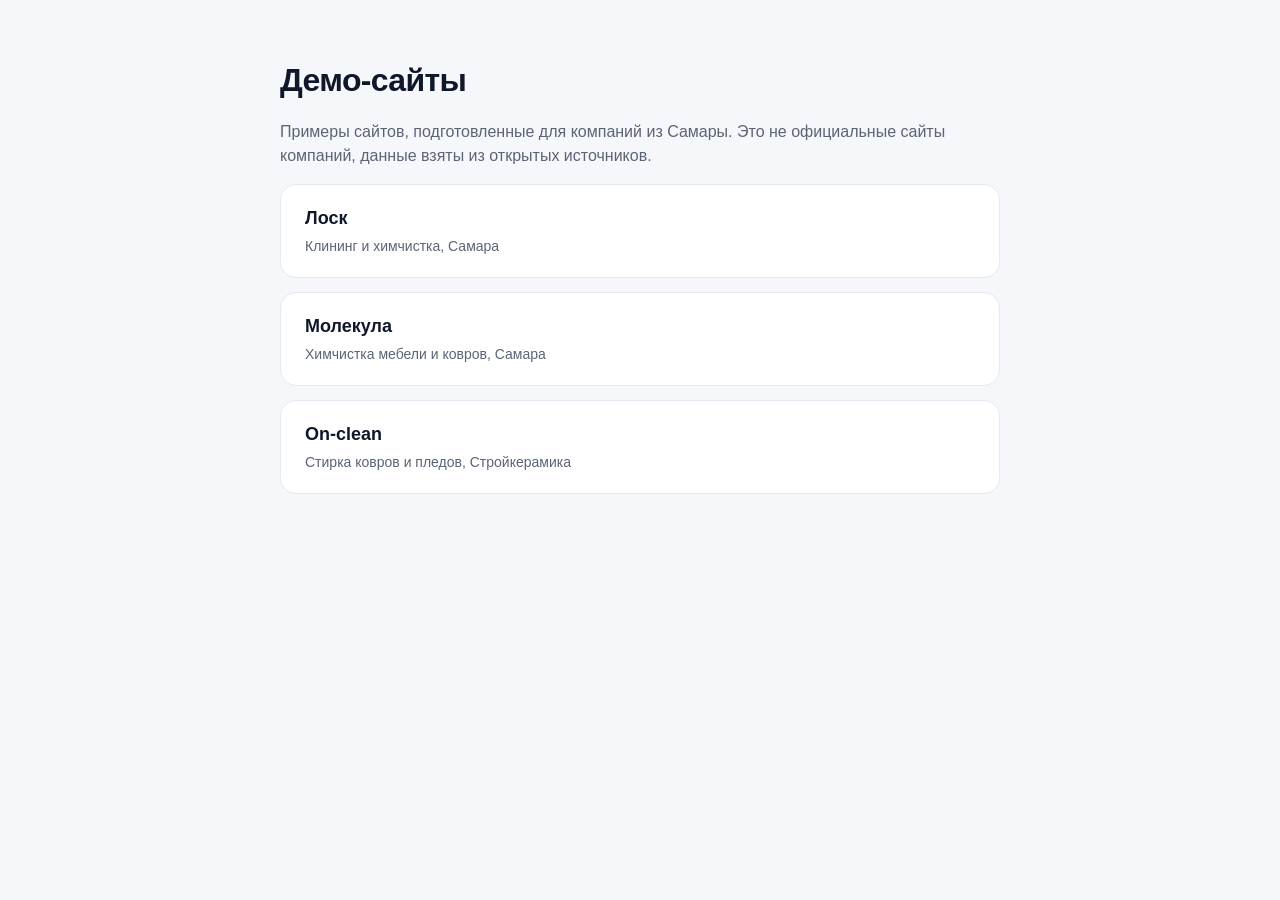
<file: index.html>
<!doctype html>
<html lang="ru">
<head>
<meta charset="utf-8">
<meta name="viewport" content="width=device-width,initial-scale=1">
<meta name="robots" content="noindex">
<title>Демо-сайты для химчистки и клининга</title>
<style>
body{margin:0;font-family:-apple-system,"Segoe UI",Roboto,Arial,sans-serif;background:#f6f7fb;color:#0f172a;line-height:1.5}
main{width:min(720px,100% - 32px);margin:56px auto}
h1{font-size:32px;letter-spacing:-.02em;margin:0 0 8px}
p{color:#5b6475}
a.card{display:block;background:#fff;border:1px solid #e4e9f2;border-radius:16px;padding:20px 24px;margin-top:14px;color:inherit;text-decoration:none;transition:transform .15s}
a.card:hover{transform:translateY(-3px)}
a.card b{font-size:18px}
a.card span{display:block;color:#5b6475;font-size:14px;margin-top:4px}
</style>
</head>
<body>
<main>
<h1>Демо-сайты</h1>
<p>Примеры сайтов, подготовленные для компаний из Самары. Это не официальные сайты компаний, данные взяты из открытых источников.</p>
<a class="card" href="losk.html"><b>Лоск</b><span>Клининг и химчистка, Самара</span></a>
<a class="card" href="molekula.html"><b>Молекула</b><span>Химчистка мебели и ковров, Самара</span></a>
<a class="card" href="on-clean.html"><b>On-clean</b><span>Стирка ковров и пледов, Стройкерамика</span></a>
</main>
</body>
</html>
</file>
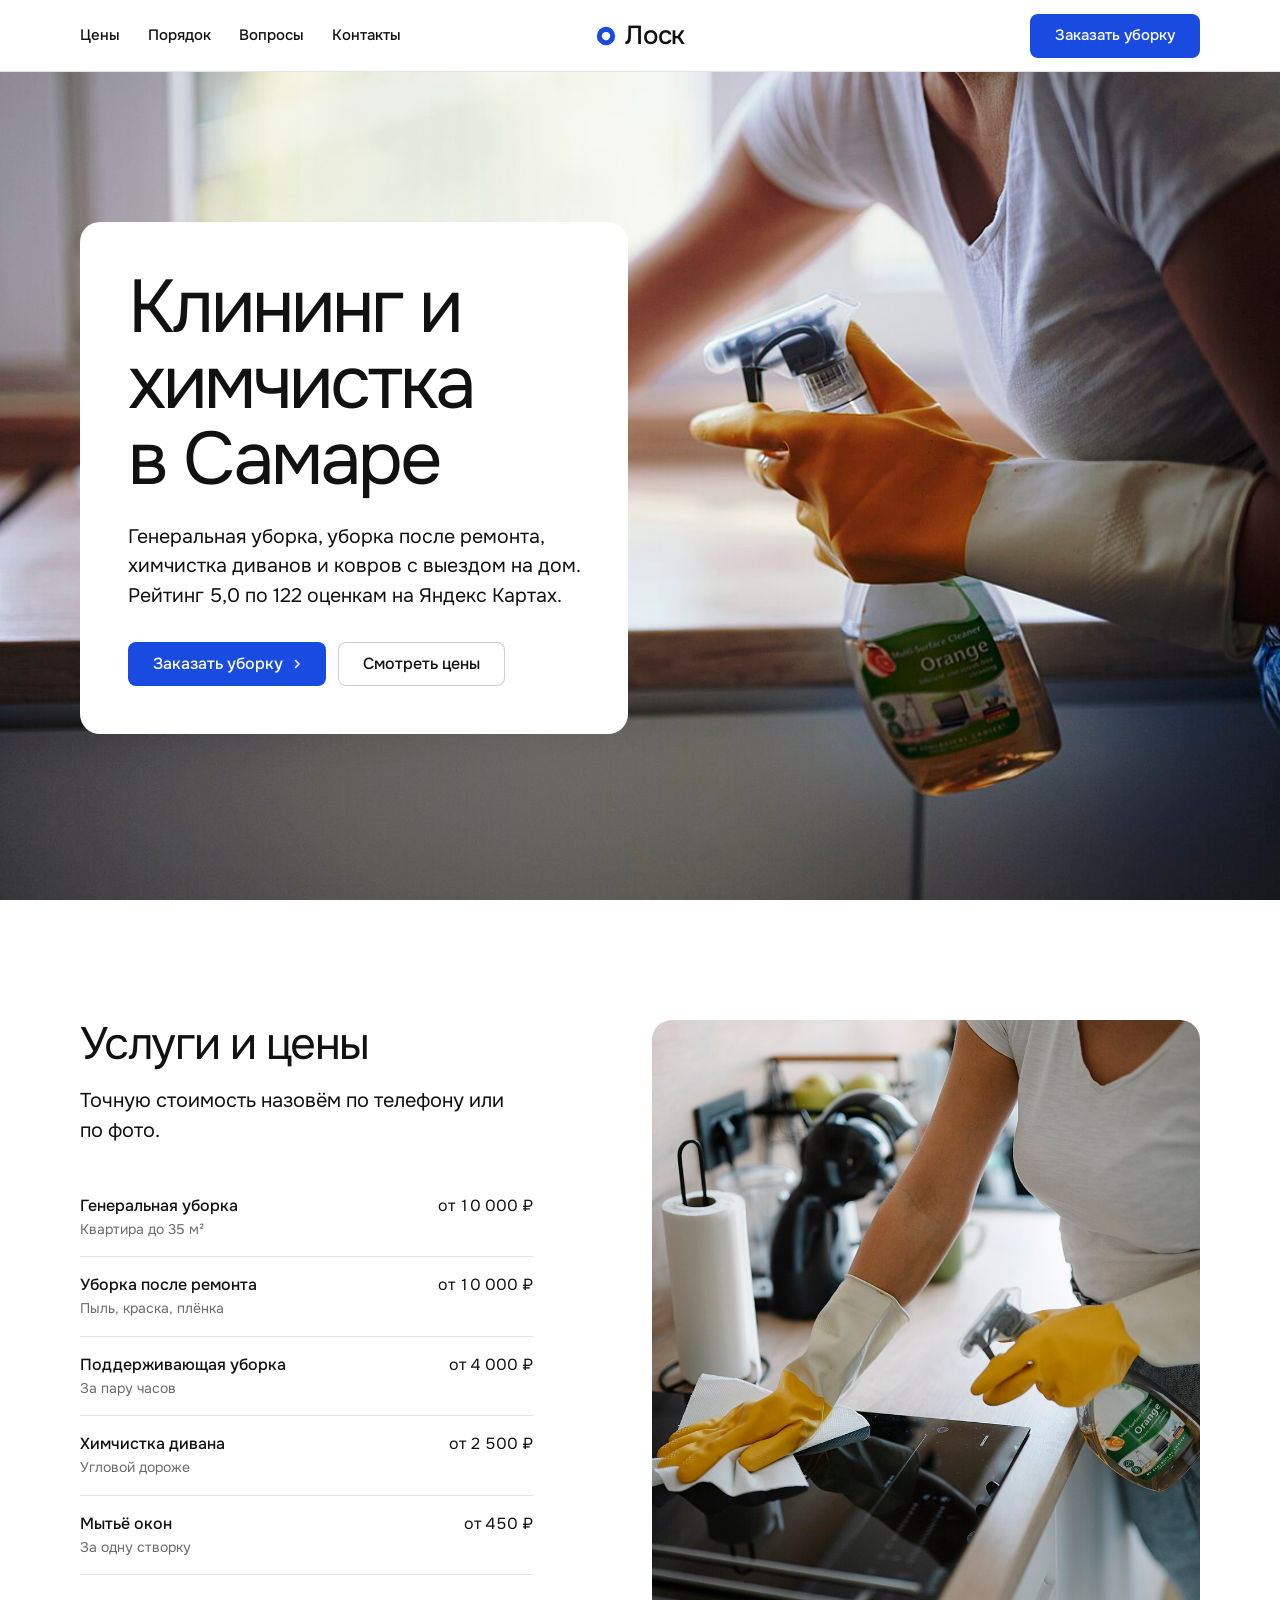
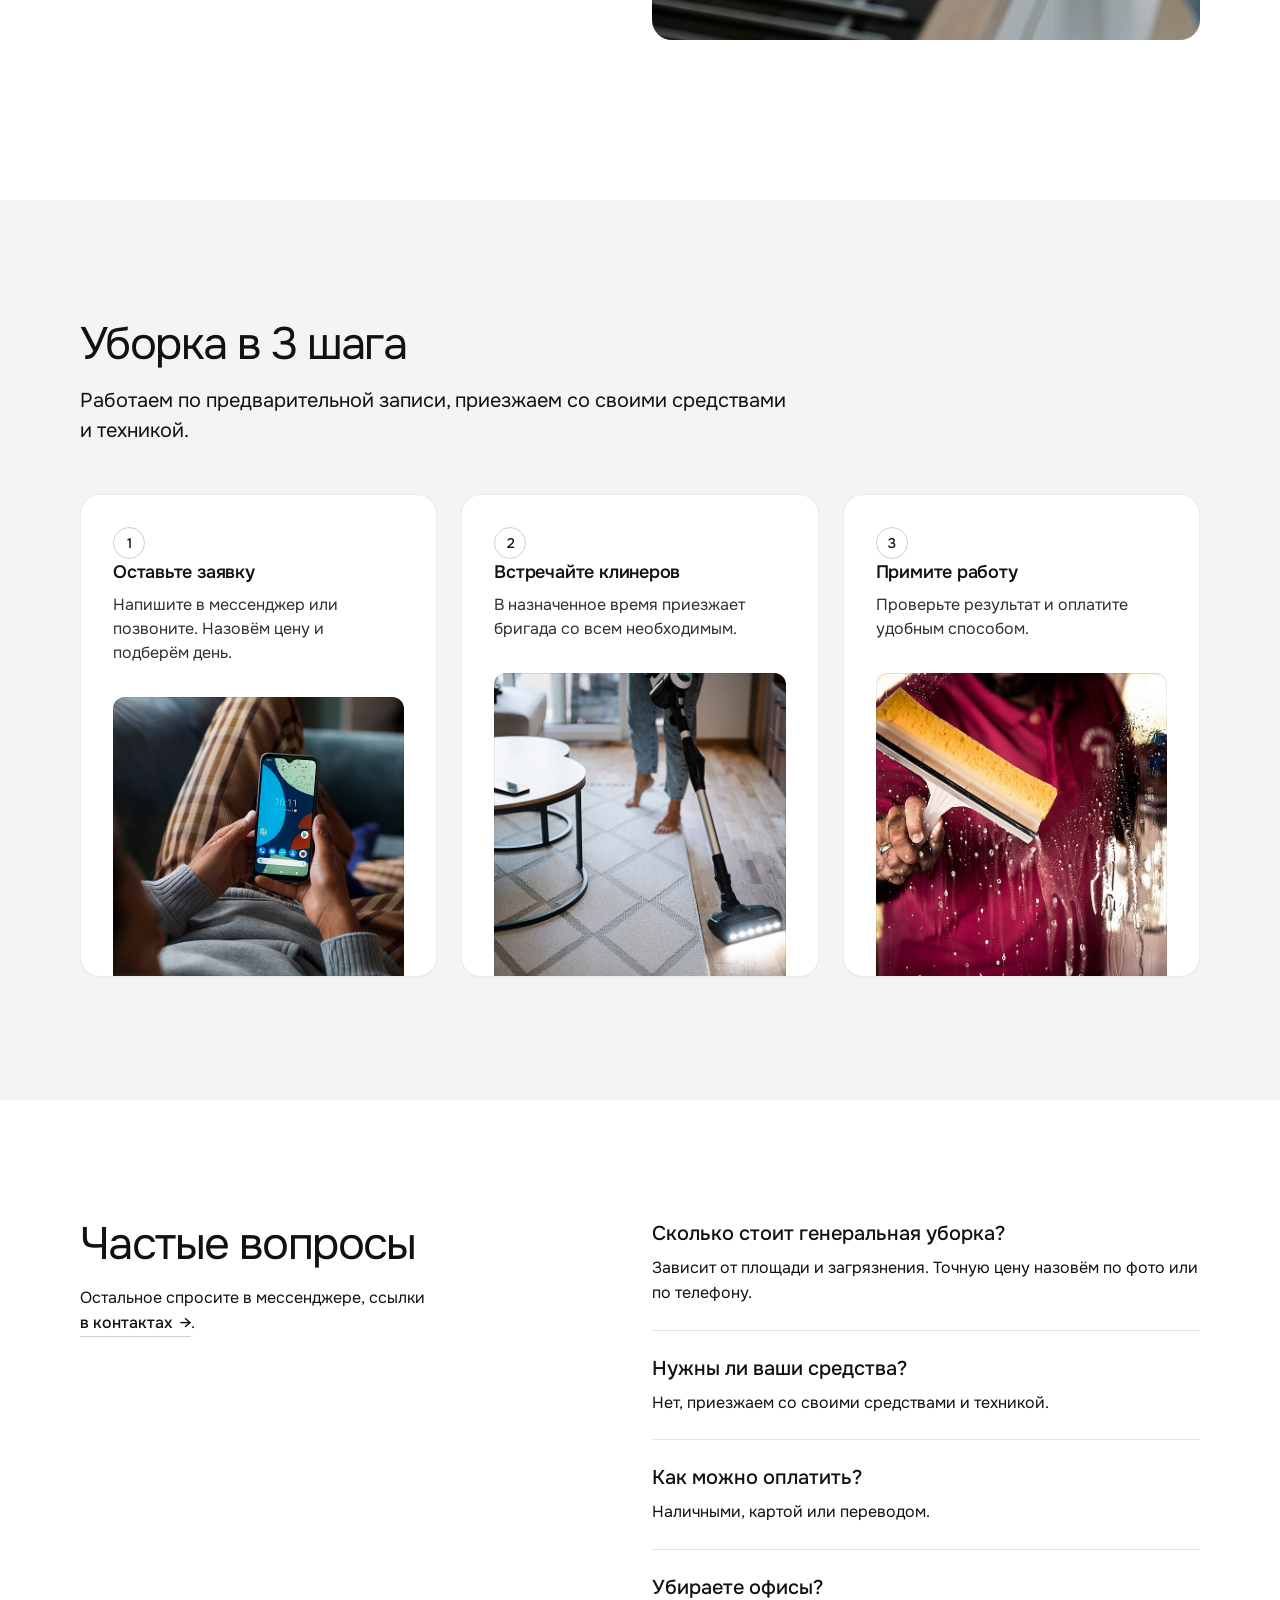
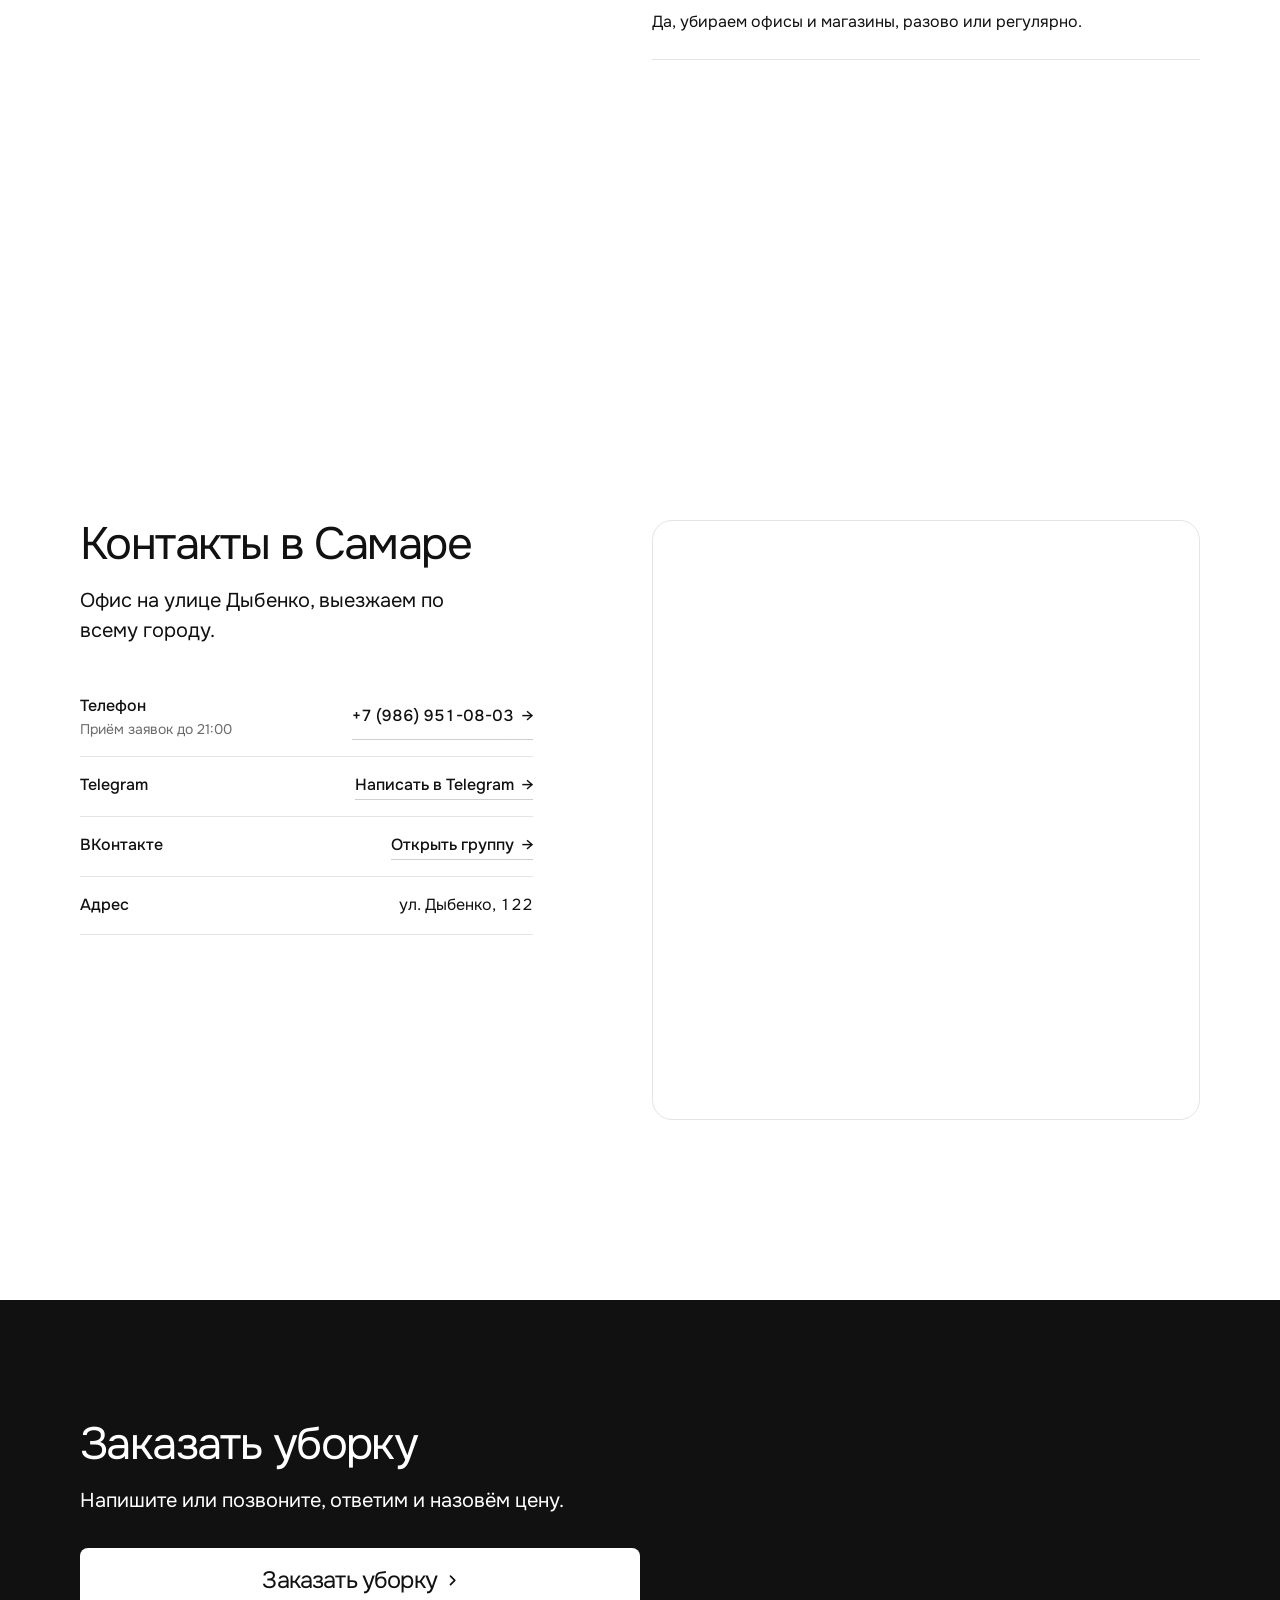
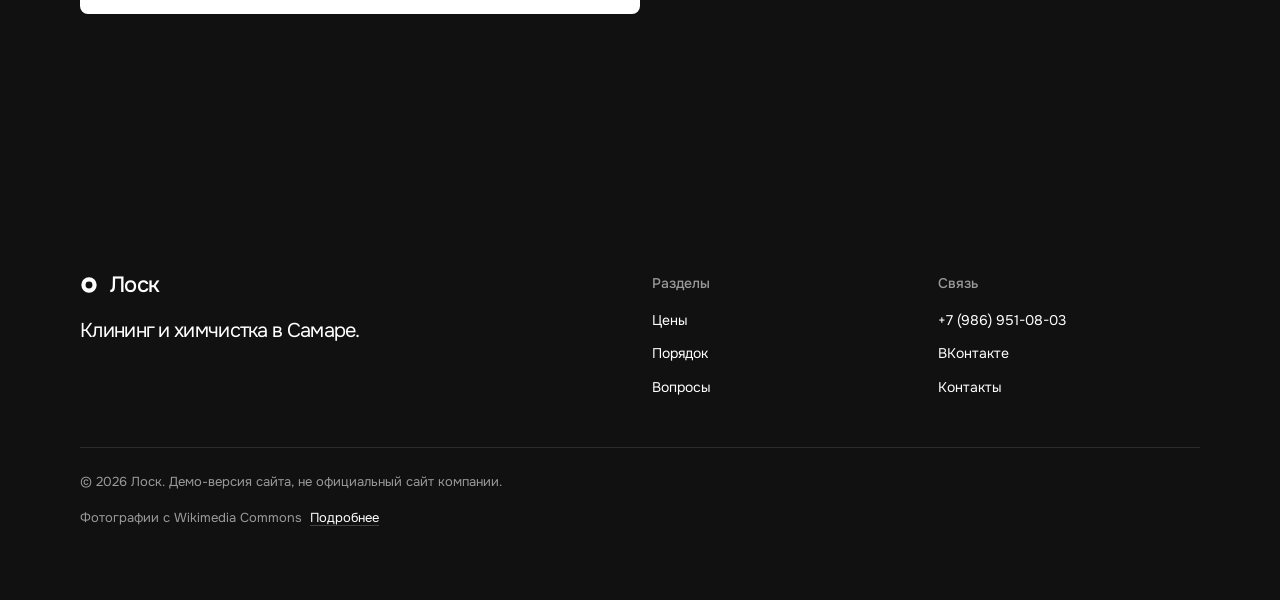
<file: losk/index.html>
<!doctype html>
<html lang="ru" data-type="service" data-radius="soft" data-buttons="solid" data-motion>
<head>
<meta charset="utf-8">
<meta name="viewport" content="width=device-width, initial-scale=1, viewport-fit=cover">
<meta name="robots" content="noindex">
<title>Лоск: клининг и химчистка в Самаре</title>
<meta name="description" content="Генеральная уборка, уборка после ремонта, химчистка диванов и ковров с выездом на дом.">
<meta property="og:type" content="website">
<meta property="og:title" content="Лоск: Клининг и химчистка в Самаре">
<meta property="og:description" content="Генеральная уборка, уборка после ремонта, химчистка диванов и ковров с выездом на дом.">
<meta property="og:image" content="../assets/img/photo-f200054164-1280.jpg">
<meta name="twitter:card" content="summary_large_image">
<link rel="icon" href="favicon.svg" type="image/svg+xml">
<meta name="theme-color" content="#ffffff">
<meta name="site-kind" content="other">
<meta name="page-type" content="service">
<link rel="preconnect" href="https://fonts.googleapis.com">
<link rel="preconnect" href="https://fonts.gstatic.com" crossorigin>
<link href="https://fonts.googleapis.com/css2?family=Onest:wght@400..700&display=swap" rel="stylesheet">
<link rel="stylesheet" href="../assets/system.css">
<link rel="stylesheet" href="../assets/ui/cards.css">
<link rel="stylesheet" href="../assets/motion/motion.css">
<link rel="stylesheet" href="../assets/layout/layout.css">
<style>:root{--p-bg:#ffffff;--p-surface:#f4f4f4;--p-ink:#111111;--p-muted:#6b6b6b;--p-accent:#1a4be0;--p-accent-ink:#ffffff;--p-action:#1a4be0;--p-action-ink:#ffffff;--p-inv-bg:#111111;--p-inv-surface:#1e1e1e;--p-inv-ink:#ffffff;--p-inv-muted:#9a9a9a;--p-inv-accent:#ffffff;--p-inv-accent-ink:#111111;--p-inv-action:#ffffff;--p-inv-action-ink:#111111;--font-display:"Onest",system-ui,sans-serif;--font-text:"Onest",system-ui,sans-serif;--display-weight:400;--display-tracking:-0.035em;--display-tracking-xl:-0.04em;}</style>
<style>
  .credits > summary::after { content: "Подробнее"; }
  .credits[open] > summary::after { content: "Скрыть"; }
  @media (min-width: 640px) and (max-width: 1279px) { #hero-h { font-size: 56px; } }
  .rows .rows__name small { display: block; font-weight: 400; color: var(--muted); font-size: var(--t-small); }
  .develop { margin: 0; border-radius: var(--r-lg); overflow: hidden; height: min(620px, var(--ly-fit, 620px)); }
  .develop > img { display: block; width: 100%; height: 100%; object-fit: cover; object-position: 50% 45%; }
  @media (max-width: 1023px) { .develop { height: auto; aspect-ratio: 4 / 3; margin-top: var(--s-7); } }
  #how .panel { --p-h: 280px; }
  @media (max-width: 639px) { #how .card .panel { --p-h: 208px; height: 208px; } }
  @media (min-width: 640px) and (max-width: 1279px) { #how { --h: 2 } }
  @media (min-width: 640px) and (max-width: 1023px) { #services { --h: 2 } }
  .map-frame { border-radius: var(--r-lg); overflow: hidden; background: var(--g-alt); height: 600px; }
  .map-frame iframe { display: block; width: 100%; height: 100%; border: 0; }
  @media (max-width: 1023px) { .map-frame { height: 320px; margin-top: var(--s-7); } }
  @media (max-width: 639px) { .map-frame { height: 240px; } }
</style>
<script>document.documentElement.classList.add('m-enter');setTimeout(()=>document.documentElement.classList.add('m-enter-done'),700)</script>
<script>document.documentElement.classList.add('mo-js');setTimeout(()=>document.documentElement.classList.add('mo-safe'),2500)</script>
<link rel="modulepreload" href="../assets/moments/moments.js">
<link rel="modulepreload" href="../assets/moments/lib.js">
<link rel="modulepreload" href="../assets/moments/picture-develops/moment.js">
</head>
<body>
<header class="nav nav--split">
  <div class="wrap nav__bar">
    <a class="skip-link" href="#top">К содержанию</a>
    <nav class="nav__links" aria-label="Главное меню">
      <div class="nav__item"><a class="nav__link" href="#services">Цены</a></div>
      <div class="nav__item"><a class="nav__link" href="#how">Порядок</a></div>
      <div class="nav__item"><a class="nav__link" href="#faq">Вопросы</a></div>
      <div class="nav__item"><a class="nav__link" href="#visit">Контакты</a></div>
    </nav>
    <a class="nav__logo" href="#top"><span class="mark" data-mark="ring" aria-hidden="true"></span>Лоск</a>
    <div class="nav__actions"><a class="btn btn--primary" href="https://t.me/+79869510803">Заказать уборку</a></div>
    <button class="nav__toggle" type="button" aria-expanded="false" aria-label="Меню"><svg width="18" height="18" viewBox="0 0 18 18" aria-hidden="true"><path d="M2 5h14M2 13h14" stroke="currentColor" stroke-width="1.6" stroke-linecap="round"/></svg></button>
  </div>
</header>

<main id="top">
  <section class="hero hero--photo" data-enter data-calm="left" aria-labelledby="hero-h">
    <img class="hero__bg" src="../assets/img/photo-f200054164-1280.jpg" srcset="../assets/img/photo-f200054164-960.jpg 960w, ../assets/img/photo-f200054164-1280.jpg 1280w" sizes="(max-width: 639px) 300vw, 100vw" alt="Рука в жёлтой перчатке протирает столешницу у окна" style="--ly-pos: 60% 40%" fetchpriority="high">
    <div class="wrap"><div class="hero-text">
      <div class="hero__text">
        <h1 id="hero-h">Клининг и химчистка в Самаре</h1>
        <p class="hero__lead">Генеральная уборка, уборка после ремонта, химчистка диванов и ковров с выездом на дом. Рейтинг 5,0 по 122 оценкам на Яндекс Картах.</p>
        <div class="btn-row"><a class="btn btn--primary" href="https://t.me/+79869510803">Заказать уборку<svg class="m-arrow" viewBox="0 0 12 12" aria-hidden="true"><path class="m-arrow__stem" d="M1 6h8"/><path class="m-arrow__head" d="M4.5 2.5 8 6l-3.5 3.5"/></svg></a><a class="btn btn--secondary" href="#services">Смотреть цены</a></div>
      </div>
    </div></div>
  </section>

  <section class="section" id="services" aria-labelledby="services-h">
    <div class="wrap grid grid--top">
      <div class="span-5">
        <div class="section-head">
          <h2 id="services-h">Услуги и цены</h2>
          <p>Точную стоимость назовём по телефону или по фото.</p>
        </div>
        <ul class="rows">
          <li><span class="rows__name">Генеральная уборка<small>Квартира до 35 м²</small></span><span class="rows__value">от 10 000 ₽</span></li>
          <li><span class="rows__name">Уборка после ремонта<small>Пыль, краска, плёнка</small></span><span class="rows__value">от 10 000 ₽</span></li>
          <li><span class="rows__name">Поддерживающая уборка<small>За пару часов</small></span><span class="rows__value">от 4 000 ₽</span></li>
          <li><span class="rows__name">Химчистка дивана<small>Угловой дороже</small></span><span class="rows__value">от 2 500 ₽</span></li>
          <li><span class="rows__name">Мытьё окон<small>За одну створку</small></span><span class="rows__value">от 450 ₽</span></li>
        </ul>
      </div>
      <figure class="develop span-6 start-7" data-moment="picture-develops"><img src="../assets/img/photo-f200054170-960.jpg" alt="Клинер в жёлтых перчатках моет варочную панель" loading="lazy"></figure>
    </div>
  </section>

  <section class="section ground-surface" id="how" style="--hm: 2" aria-labelledby="how-h">
    <div class="wrap">
      <div class="section-head">
        <h2 id="how-h">Уборка в 3 шага</h2>
        <p>Работаем по предварительной записи, приезжаем со своими средствами и техникой.</p>
      </div>
      <div class="grid">
        <article class="card card--row span-4">
          <span class="step-num">1</span>
          <h3>Оставьте заявку</h3>
          <p>Напишите в мессенджер или позвоните. Назовём цену и подберём день.</p>
          <div class="panel"><img class="frame__img" src="../assets/img/photo-f111900799-960.jpg" alt="Человек на диване держит телефон" loading="lazy"></div>
        </article>
        <article class="card card--row span-4">
          <span class="step-num">2</span>
          <h3>Встречайте клинеров</h3>
          <p>В назначенное время приезжает бригада со всем необходимым.</p>
          <div class="panel"><img class="frame__img" src="../assets/img/photo-f200194732-960.jpg" alt="Пылесос с подсветкой чистит ковёр в гостиной" loading="lazy"></div>
        </article>
        <article class="card card--row span-4">
          <span class="step-num">3</span>
          <h3>Примите работу</h3>
          <p>Проверьте результат и оплатите удобным способом.</p>
          <div class="panel"><img class="frame__img" src="../assets/img/photo-f24332850-960.jpg" alt="Клинер сгоняет воду со стекла резиновым склизом" loading="lazy"></div>
        </article>
      </div>
    </div>
  </section>

  <section class="section" id="faq" aria-labelledby="faq-h">
    <div class="wrap grid grid--top">
      <div class="span-5 stack-4">
        <h2 id="faq-h">Частые вопросы</h2>
        <p>Остальное спросите в мессенджере, ссылки <a class="link" href="#visit">в контактах</a>.</p>
      </div>
      <div class="faq span-6 start-7">
        <div class="faq__item"><h3>Сколько стоит генеральная уборка?</h3><p>Зависит от площади и загрязнения. Точную цену назовём по фото или по телефону.</p></div>
        <div class="faq__item"><h3>Нужны ли ваши средства?</h3><p>Нет, приезжаем со своими средствами и техникой.</p></div>
        <div class="faq__item"><h3>Как можно оплатить?</h3><p>Наличными, картой или переводом.</p></div>
        <div class="faq__item"><h3>Убираете офисы?</h3><p>Да, убираем офисы и магазины, разово или регулярно.</p></div>
      </div>
    </div>
  </section>

  <section class="section" id="visit" aria-labelledby="visit-h">
    <div class="wrap grid grid--top">
      <div class="span-5 stack-5">
        <div class="section-head">
          <h2 id="visit-h">Контакты в Самаре</h2>
          <p>Офис на улице Дыбенко, выезжаем по всему городу.</p>
        </div>
        <ul class="rows">
          <li><span class="rows__name">Телефон<small>Приём заявок до 21:00</small></span><a class="link rows__value" href="tel:+79869510803">+7 (986) 951-08-03</a></li>
          <li><span class="rows__name">Telegram</span><a class="link rows__value" href="https://t.me/+79869510803">Написать в Telegram</a></li>
          <li><span class="rows__name">ВКонтакте</span><a class="link rows__value" href="https://vk.ru/losk163">Открыть группу</a></li>
          <li><span class="rows__name">Адрес</span><span class="rows__value">ул. Дыбенко, 122</span></li>
        </ul>
      </div>
      <div class="frame map-frame span-6 start-7">
        <iframe title="Лоск на карте Google" src="https://www.google.com/maps?q=%D0%9B%D0%BE%D1%81%D0%BA%2C%20%D1%83%D0%BB.%20%D0%94%D1%8B%D0%B1%D0%B5%D0%BD%D0%BA%D0%BE%2C%20122%2C%20%D0%A1%D0%B0%D0%BC%D0%B0%D1%80%D0%B5&hl=ru&z=16&output=embed" loading="lazy" referrerpolicy="no-referrer-when-downgrade"></iframe>
      </div>
    </div>
  </section>
</main>

<footer class="footer closing footer--dark ground-inverse" id="contact" aria-labelledby="close-h">
  <div class="wrap">
    <div class="closing__cta close--type">
      <div class="section-head">
        <h2 id="close-h">Заказать уборку</h2>
        <p class="t-lead">Напишите или позвоните, ответим и назовём цену.</p>
      </div>
      <a class="btn btn--primary btn--xl" href="https://t.me/+79869510803">Заказать уборку<svg class="m-arrow" viewBox="0 0 12 12" aria-hidden="true"><path class="m-arrow__stem" d="M1 6h8"/><path class="m-arrow__head" d="M4.5 2.5 8 6l-3.5 3.5"/></svg></a>
    </div>
    <div class="closing__links">
      <div class="grid">
        <div class="span-6 stack-4">
          <a class="nav__logo" href="#top"><span class="mark" data-mark="ring" aria-hidden="true"></span>Лоск</a>
          <p class="footer__lede">Клининг и химчистка в Самаре.</p>
        </div>
        <div class="span-3 start-7 footer__col"><h3>Разделы</h3><ul><li><a href="#services">Цены</a></li><li><a href="#how">Порядок</a></li><li><a href="#faq">Вопросы</a></li></ul></div>
        <div class="span-3 footer__col"><h3>Связь</h3><ul><li><a href="tel:+79869510803">+7 (986) 951-08-03</a></li><li><a href="https://vk.ru/losk163">ВКонтакте</a></li><li><a href="#visit">Контакты</a></li></ul></div>
      </div>
      <div class="footer__legal">
        <span>&copy; 2026 Лоск. Демо-версия сайта, не официальный сайт компании.</span>
        <details class="credits"><summary>Фотографии с Wikimedia Commons</summary><p>Shixart1985 (CC BY 2.0). Fairphone (CC BY-SA 2.0). Andrés Nieto Porras (CC BY-SA 2.0). Фотографии иллюстрируют услуги и не сняты у компании.</p></details>
      </div>
    </div>
  </div>
</footer>
<nav class="actionbar" aria-label="Быстрые действия"><a class="btn btn--primary" href="https://t.me/+79869510803">Заказать уборку</a></nav>

<script type="module" src="../assets/system.js"></script>
<script type="module" src="../assets/motion/motion.js"></script>
<script type="module" src="../assets/layout/layout.js"></script>
</body>
</html>
</file>
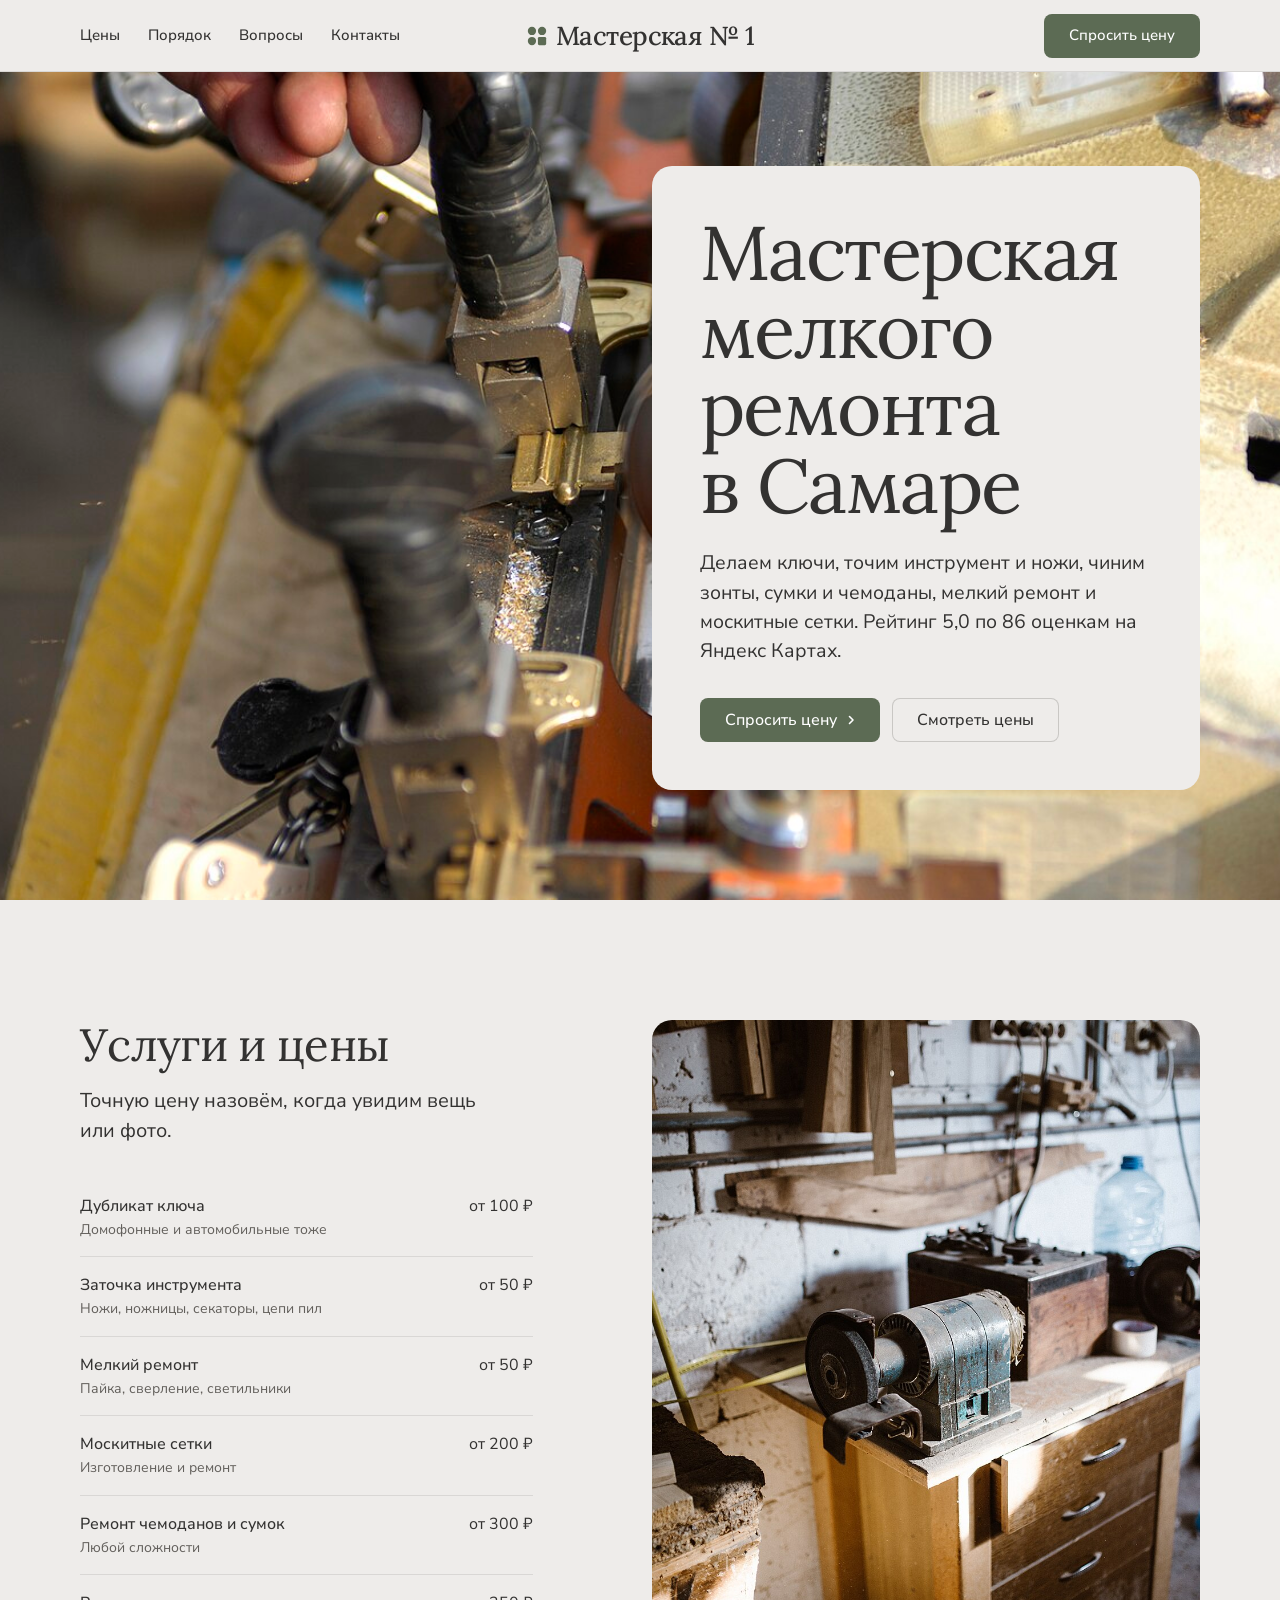
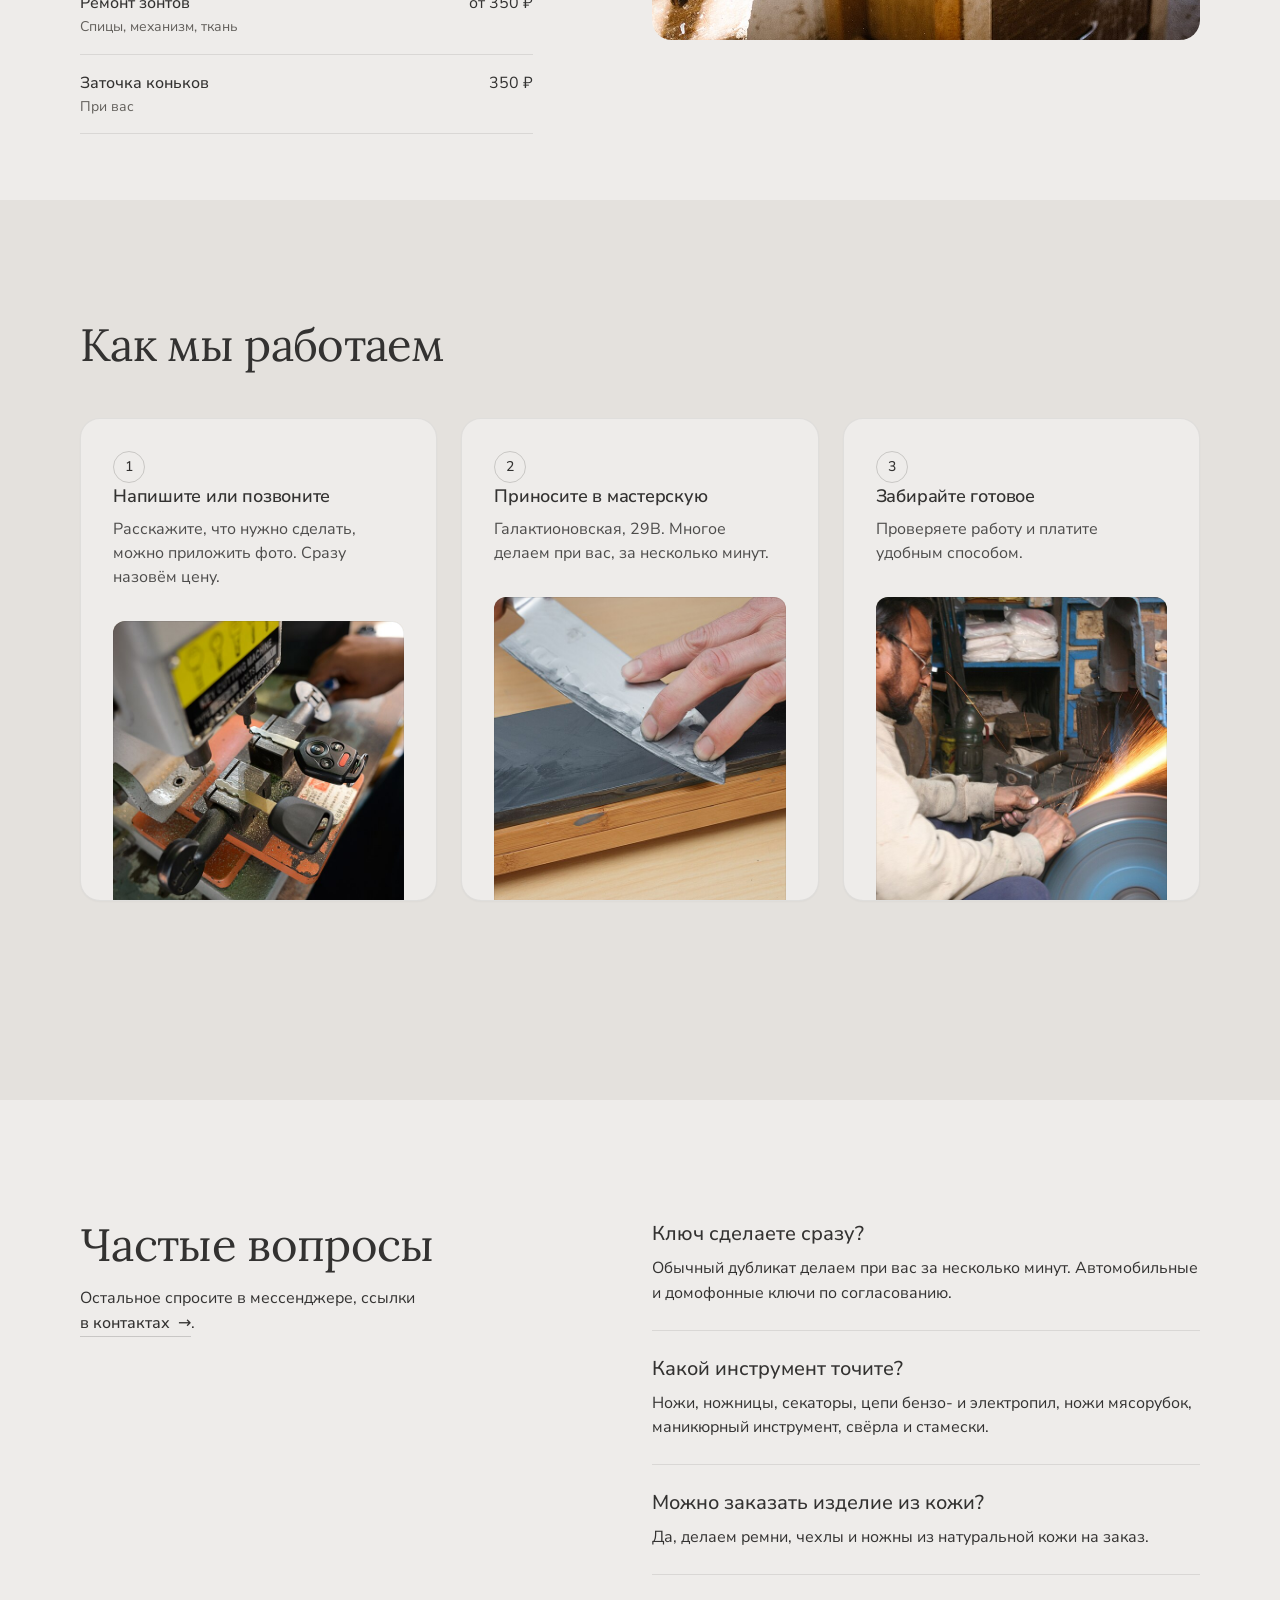
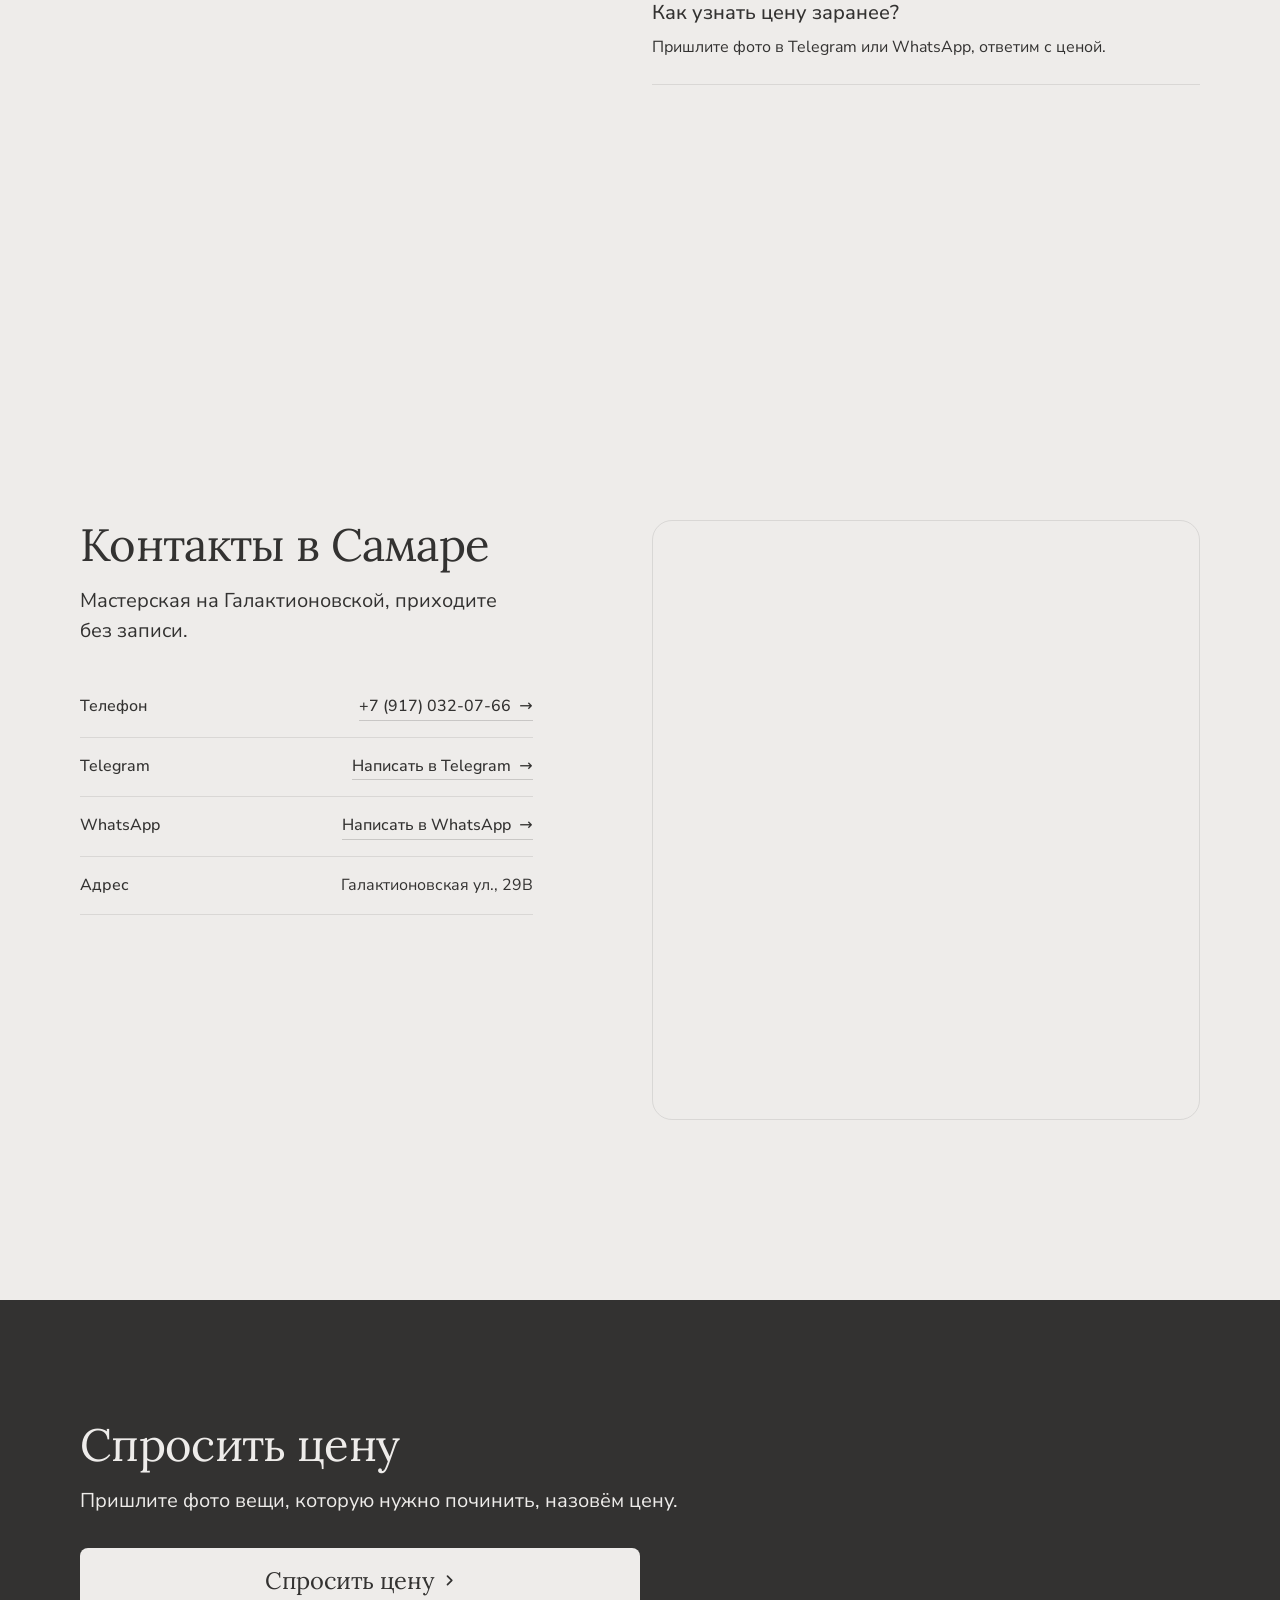
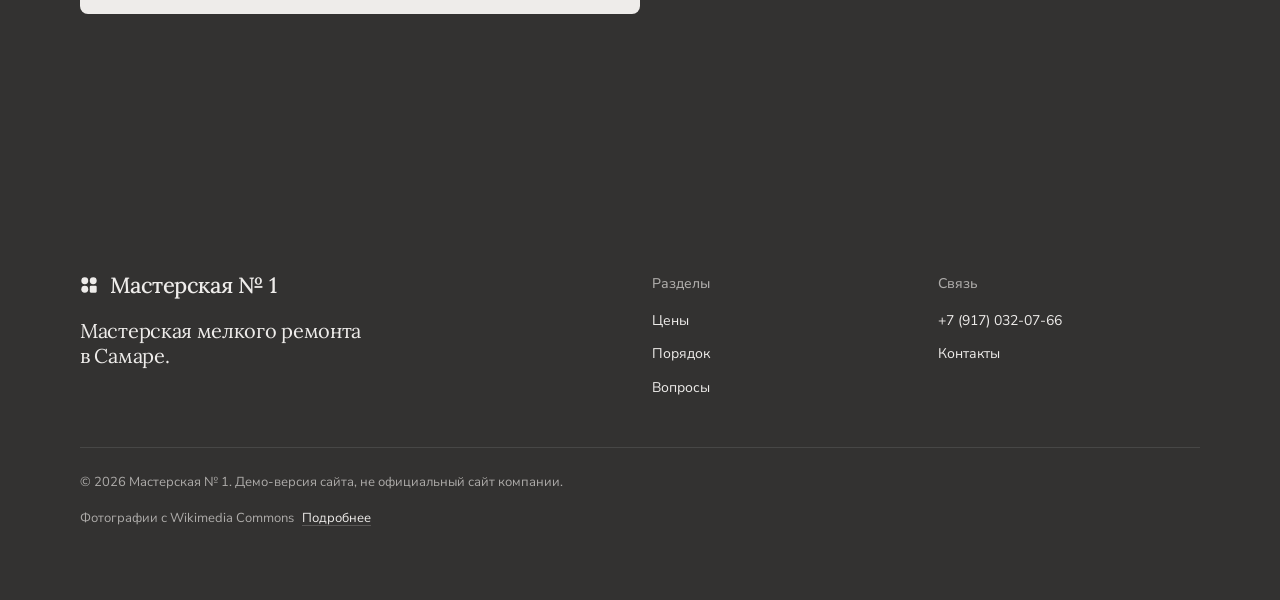
<file: masterskaya-1/index.html>
<!doctype html>
<html lang="ru" data-type="service" data-radius="soft" data-buttons="solid" data-motion>
<head>
<meta charset="utf-8">
<meta name="viewport" content="width=device-width, initial-scale=1, viewport-fit=cover">
<meta name="robots" content="noindex">
<title>Мастерская № 1: мастерская мелкого ремонта в Самаре</title>
<meta name="description" content="Делаем ключи, точим инструмент и ножи, чиним зонты, сумки и чемоданы, мелкий ремонт и москитные сетки.">
<meta property="og:type" content="website">
<meta property="og:title" content="Мастерская № 1: Мастерская мелкого ремонта в Самаре">
<meta property="og:description" content="Делаем ключи, точим инструмент и ножи, чиним зонты, сумки и чемоданы, мелкий ремонт и москитные сетки.">
<meta property="og:image" content="../assets/img/photo-keycut-1280.jpg">
<meta name="twitter:card" content="summary_large_image">
<link rel="icon" href="favicon.svg" type="image/svg+xml">
<meta name="theme-color" content="#eeecea">
<meta name="site-kind" content="other">
<meta name="page-type" content="service">
<link rel="preconnect" href="https://fonts.googleapis.com">
<link rel="preconnect" href="https://fonts.gstatic.com" crossorigin>
<link href="https://fonts.googleapis.com/css2?family=Lora:wght@400..700&family=Nunito+Sans:wght@400..600&display=swap" rel="stylesheet">
<link rel="stylesheet" href="../assets/system.css">
<link rel="stylesheet" href="../assets/ui/cards.css">
<link rel="stylesheet" href="../assets/motion/motion.css">
<link rel="stylesheet" href="../assets/layout/layout.css">
<style>:root{--p-bg:#eeecea;--p-surface:#e4e1dd;--p-ink:#333231;--p-muted:#625f5b;--p-accent:#5c6b54;--p-accent-ink:#ffffff;--p-action:#5c6b54;--p-action-ink:#ffffff;--p-inv-bg:#333231;--p-inv-surface:#3e3d3c;--p-inv-ink:#eeecea;--p-inv-muted:#adaba9;--p-inv-accent:#eeecea;--p-inv-accent-ink:#333231;--p-inv-action:#eeecea;--p-inv-action-ink:#333231;--font-display:"Lora",Georgia,serif;--font-text:"Nunito Sans",system-ui,sans-serif;--display-weight:400;--display-tracking:-0.015em;--display-tracking-xl:-0.02em;--ly-scale:1.02;}</style>
<style>
  .credits > summary::after { content: "Подробнее"; }
  .credits[open] > summary::after { content: "Скрыть"; }
  @media (min-width: 640px) and (max-width: 1279px) { #hero-h { font-size: 56px; } }
  .rows .rows__name small { display: block; font-weight: 400; color: var(--muted); font-size: var(--t-small); }
  .develop { margin: 0; border-radius: var(--r-lg); overflow: hidden; height: min(620px, var(--ly-fit, 620px)); }
  .develop > img { display: block; width: 100%; height: 100%; object-fit: cover; object-position: 50% 45%; }
  @media (max-width: 1023px) { .develop { height: auto; aspect-ratio: 4 / 3; margin-top: var(--s-7); } }
  #how .panel { --p-h: 280px; }
  @media (max-width: 639px) { #how .card .panel { --p-h: 208px; height: 208px; } }
  @media (min-width: 640px) and (max-width: 1279px) { #how { --h: 2 } }
  @media (min-width: 640px) and (max-width: 1023px) { #services { --h: 2 } }
  .map-frame { border-radius: var(--r-lg); overflow: hidden; background: var(--g-alt); height: 600px; }
  .map-frame iframe { display: block; width: 100%; height: 100%; border: 0; }
  @media (max-width: 1023px) { .map-frame { height: 320px; margin-top: var(--s-7); } }
  @media (max-width: 639px) { .map-frame { height: 240px; } }
</style>
<script>document.documentElement.classList.add('m-enter');setTimeout(()=>document.documentElement.classList.add('m-enter-done'),700)</script>
<script>document.documentElement.classList.add('mo-js');setTimeout(()=>document.documentElement.classList.add('mo-safe'),2500)</script>
<link rel="modulepreload" href="../assets/moments/moments.js">
<link rel="modulepreload" href="../assets/moments/lib.js">
<link rel="modulepreload" href="../assets/moments/picture-develops/moment.js">
</head>
<body>
<header class="nav nav--split">
  <div class="wrap nav__bar">
    <a class="skip-link" href="#top">К содержанию</a>
    <nav class="nav__links" aria-label="Главное меню">
      <div class="nav__item"><a class="nav__link" href="#services">Цены</a></div>
      <div class="nav__item"><a class="nav__link" href="#how">Порядок</a></div>
      <div class="nav__item"><a class="nav__link" href="#faq">Вопросы</a></div>
      <div class="nav__item"><a class="nav__link" href="#visit">Контакты</a></div>
    </nav>
    <a class="nav__logo" href="#top"><span class="mark" data-mark="dots" aria-hidden="true"></span>Мастерская № 1</a>
    <div class="nav__actions"><a class="btn btn--primary" href="https://t.me/+79170320766">Спросить цену</a></div>
    <button class="nav__toggle" type="button" aria-expanded="false" aria-label="Меню"><svg width="18" height="18" viewBox="0 0 18 18" aria-hidden="true"><path d="M2 5h14M2 13h14" stroke="currentColor" stroke-width="1.6" stroke-linecap="round"/></svg></button>
  </div>
</header>

<main id="top">
  <section class="hero hero--photo" data-enter data-calm="right" aria-labelledby="hero-h">
    <img class="hero__bg" src="../assets/img/photo-keycut-1280.jpg" srcset="../assets/img/photo-keycut-960.jpg 960w, ../assets/img/photo-keycut-1280.jpg 1280w" sizes="(max-width: 639px) 300vw, 100vw" alt="Мастер вытачивает дубликат ключа на станке" style="--ly-pos: 40% 50%" fetchpriority="high">
    <div class="wrap"><div class="hero-text">
      <div class="hero__text">
        <h1 id="hero-h">Мастерская мелкого ремонта в Самаре</h1>
        <p class="hero__lead">Делаем ключи, точим инструмент и ножи, чиним зонты, сумки и чемоданы, мелкий ремонт и москитные сетки. Рейтинг 5,0 по 86 оценкам на Яндекс Картах.</p>
        <div class="btn-row"><a class="btn btn--primary" href="https://t.me/+79170320766">Спросить цену<svg class="m-arrow" viewBox="0 0 12 12" aria-hidden="true"><path class="m-arrow__stem" d="M1 6h8"/><path class="m-arrow__head" d="M4.5 2.5 8 6l-3.5 3.5"/></svg></a><a class="btn btn--secondary" href="#services">Смотреть цены</a></div>
      </div>
    </div></div>
  </section>

  <section class="section" id="services" aria-labelledby="services-h">
    <div class="wrap grid grid--top">
      <div class="span-5">
        <div class="section-head">
          <h2 id="services-h">Услуги и цены</h2>
          <p>Точную цену назовём, когда увидим вещь или фото.</p>
        </div>
        <ul class="rows">
          <li><span class="rows__name">Дубликат ключа<small>Домофонные и автомобильные тоже</small></span><span class="rows__value">от 100 ₽</span></li>
          <li><span class="rows__name">Заточка инструмента<small>Ножи, ножницы, секаторы, цепи пил</small></span><span class="rows__value">от 50 ₽</span></li>
          <li><span class="rows__name">Мелкий ремонт<small>Пайка, сверление, светильники</small></span><span class="rows__value">от 50 ₽</span></li>
          <li><span class="rows__name">Москитные сетки<small>Изготовление и ремонт</small></span><span class="rows__value">от 200 ₽</span></li>
          <li><span class="rows__name">Ремонт чемоданов и сумок<small>Любой сложности</small></span><span class="rows__value">от 300 ₽</span></li>
          <li><span class="rows__name">Ремонт зонтов<small>Спицы, механизм, ткань</small></span><span class="rows__value">от 350 ₽</span></li>
          <li><span class="rows__name">Заточка коньков<small>При вас</small></span><span class="rows__value">350 ₽</span></li>
        </ul>
      </div>
      <figure class="develop span-6 start-7" data-moment="picture-develops"><img src="../assets/img/photo-drill-960.jpg" alt="Точильный станок на верстаке в мастерской" loading="lazy"></figure>
    </div>
  </section>

  <section class="section ground-surface" id="how" style="--hm: 2" aria-labelledby="how-h">
    <div class="wrap">
      <div class="section-head">
        <h2 id="how-h">Как мы работаем</h2>
        
      </div>
      <div class="grid">
        <article class="card card--row span-4">
          <span class="step-num">1</span>
          <h3>Напишите или позвоните</h3>
          <p>Расскажите, что нужно сделать, можно приложить фото. Сразу назовём цену.</p>
          <div class="panel"><img class="frame__img" src="../assets/img/photo-carkey-960.jpg" alt="Дубликат автомобильного ключа на станке" loading="lazy"></div>
        </article>
        <article class="card card--row span-4">
          <span class="step-num">2</span>
          <h3>Приносите в мастерскую</h3>
          <p>Галактионовская, 29В. Многое делаем при вас, за несколько минут.</p>
          <div class="panel"><img class="frame__img" src="../assets/img/photo-sharpen-960.jpg" alt="Нож затачивают на точильном камне" loading="lazy"></div>
        </article>
        <article class="card card--row span-4">
          <span class="step-num">3</span>
          <h3>Забирайте готовое</h3>
          <p>Проверяете работу и платите удобным способом.</p>
          <div class="panel"><img class="frame__img" src="../assets/img/photo-knifeshop-960.jpg" alt="Мастер точит нож на точильном круге" loading="lazy"></div>
        </article>
      </div>
    </div>
  </section>

  <section class="section" id="faq" aria-labelledby="faq-h">
    <div class="wrap grid grid--top">
      <div class="span-5 stack-4">
        <h2 id="faq-h">Частые вопросы</h2>
        <p>Остальное спросите в мессенджере, ссылки <a class="link" href="#visit">в контактах</a>.</p>
      </div>
      <div class="faq span-6 start-7">
        <div class="faq__item"><h3>Ключ сделаете сразу?</h3><p>Обычный дубликат делаем при вас за несколько минут. Автомобильные и домофонные ключи по согласованию.</p></div>
        <div class="faq__item"><h3>Какой инструмент точите?</h3><p>Ножи, ножницы, секаторы, цепи бензо- и электропил, ножи мясорубок, маникюрный инструмент, свёрла и стамески.</p></div>
        <div class="faq__item"><h3>Можно заказать изделие из кожи?</h3><p>Да, делаем ремни, чехлы и ножны из натуральной кожи на заказ.</p></div>
        <div class="faq__item"><h3>Как узнать цену заранее?</h3><p>Пришлите фото в Telegram или WhatsApp, ответим с ценой.</p></div>
      </div>
    </div>
  </section>

  <section class="section" id="visit" aria-labelledby="visit-h">
    <div class="wrap grid grid--top">
      <div class="span-5 stack-5">
        <div class="section-head">
          <h2 id="visit-h">Контакты в Самаре</h2>
          <p>Мастерская на Галактионовской, приходите без записи.</p>
        </div>
        <ul class="rows">
          <li><span class="rows__name">Телефон</span><a class="link rows__value" href="tel:+79170320766">+7 (917) 032-07-66</a></li>
          <li><span class="rows__name">Telegram</span><a class="link rows__value" href="https://t.me/+79170320766">Написать в Telegram</a></li>
          <li><span class="rows__name">WhatsApp</span><a class="link rows__value" href="https://wa.me/79170320766">Написать в WhatsApp</a></li>
          <li><span class="rows__name">Адрес</span><span class="rows__value">Галактионовская ул., 29В</span></li>
        </ul>
      </div>
      <div class="frame map-frame span-6 start-7">
        <iframe title="Мастерская № 1 на карте Google" src="https://www.google.com/maps?q=%D0%9C%D0%B0%D1%81%D1%82%D0%B5%D1%80%D1%81%D0%BA%D0%B0%D1%8F%20%E2%84%96%201%2C%20%D0%93%D0%B0%D0%BB%D0%B0%D0%BA%D1%82%D0%B8%D0%BE%D0%BD%D0%BE%D0%B2%D1%81%D0%BA%D0%B0%D1%8F%20%D1%83%D0%BB.%2C%2029%D0%92%2C%20%D0%A1%D0%B0%D0%BC%D0%B0%D1%80%D0%B5&hl=ru&z=16&output=embed" loading="lazy" referrerpolicy="no-referrer-when-downgrade"></iframe>
      </div>
    </div>
  </section>
</main>

<footer class="footer closing footer--dark ground-inverse" id="contact" aria-labelledby="close-h">
  <div class="wrap">
    <div class="closing__cta close--type">
      <div class="section-head">
        <h2 id="close-h">Спросить цену</h2>
        <p class="t-lead">Пришлите фото вещи, которую нужно починить, назовём цену.</p>
      </div>
      <a class="btn btn--primary btn--xl" href="https://t.me/+79170320766">Спросить цену<svg class="m-arrow" viewBox="0 0 12 12" aria-hidden="true"><path class="m-arrow__stem" d="M1 6h8"/><path class="m-arrow__head" d="M4.5 2.5 8 6l-3.5 3.5"/></svg></a>
    </div>
    <div class="closing__links">
      <div class="grid">
        <div class="span-6 stack-4">
          <a class="nav__logo" href="#top"><span class="mark" data-mark="dots" aria-hidden="true"></span>Мастерская № 1</a>
          <p class="footer__lede">Мастерская мелкого ремонта в Самаре.</p>
        </div>
        <div class="span-3 start-7 footer__col"><h3>Разделы</h3><ul><li><a href="#services">Цены</a></li><li><a href="#how">Порядок</a></li><li><a href="#faq">Вопросы</a></li></ul></div>
        <div class="span-3 footer__col"><h3>Связь</h3><ul><li><a href="tel:+79170320766">+7 (917) 032-07-66</a></li><li><a href="#visit">Контакты</a></li></ul></div>
      </div>
      <div class="footer__legal">
        <span>&copy; 2026 Мастерская № 1. Демо-версия сайта, не официальный сайт компании.</span>
        <details class="credits"><summary>Фотографии с Wikimedia Commons</summary><p>Godot13 (CC BY-SA 4.0). Shixart1985 (CC BY 2.0). Christian Heimig (CC BY 4.0). Didriks (CC BY 2.0). Ramesh Lalwani (CC BY 2.0). Фотографии иллюстрируют услуги и не сняты у компании.</p></details>
      </div>
    </div>
  </div>
</footer>
<nav class="actionbar" aria-label="Быстрые действия"><a class="btn btn--primary" href="https://t.me/+79170320766">Спросить цену</a></nav>

<script type="module" src="../assets/system.js"></script>
<script type="module" src="../assets/motion/motion.js"></script>
<script type="module" src="../assets/layout/layout.js"></script>
</body>
</html>
</file>
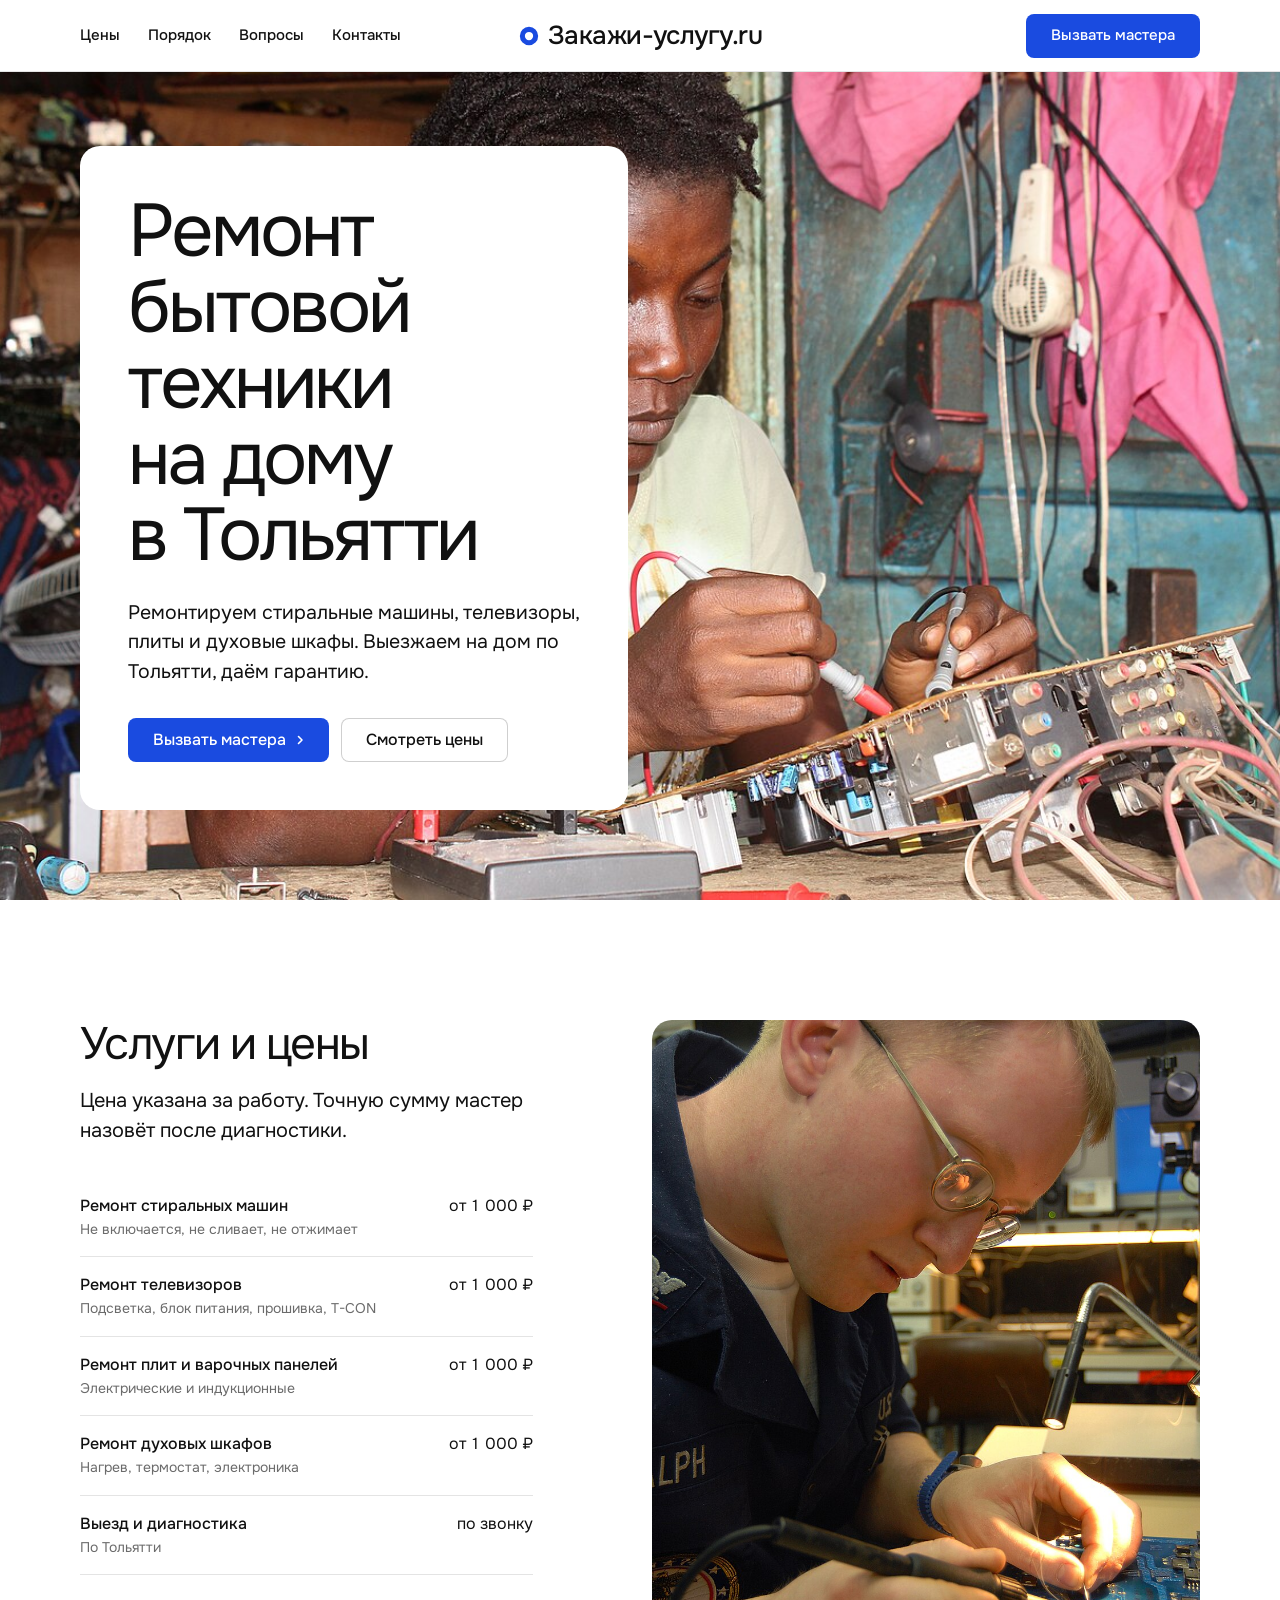
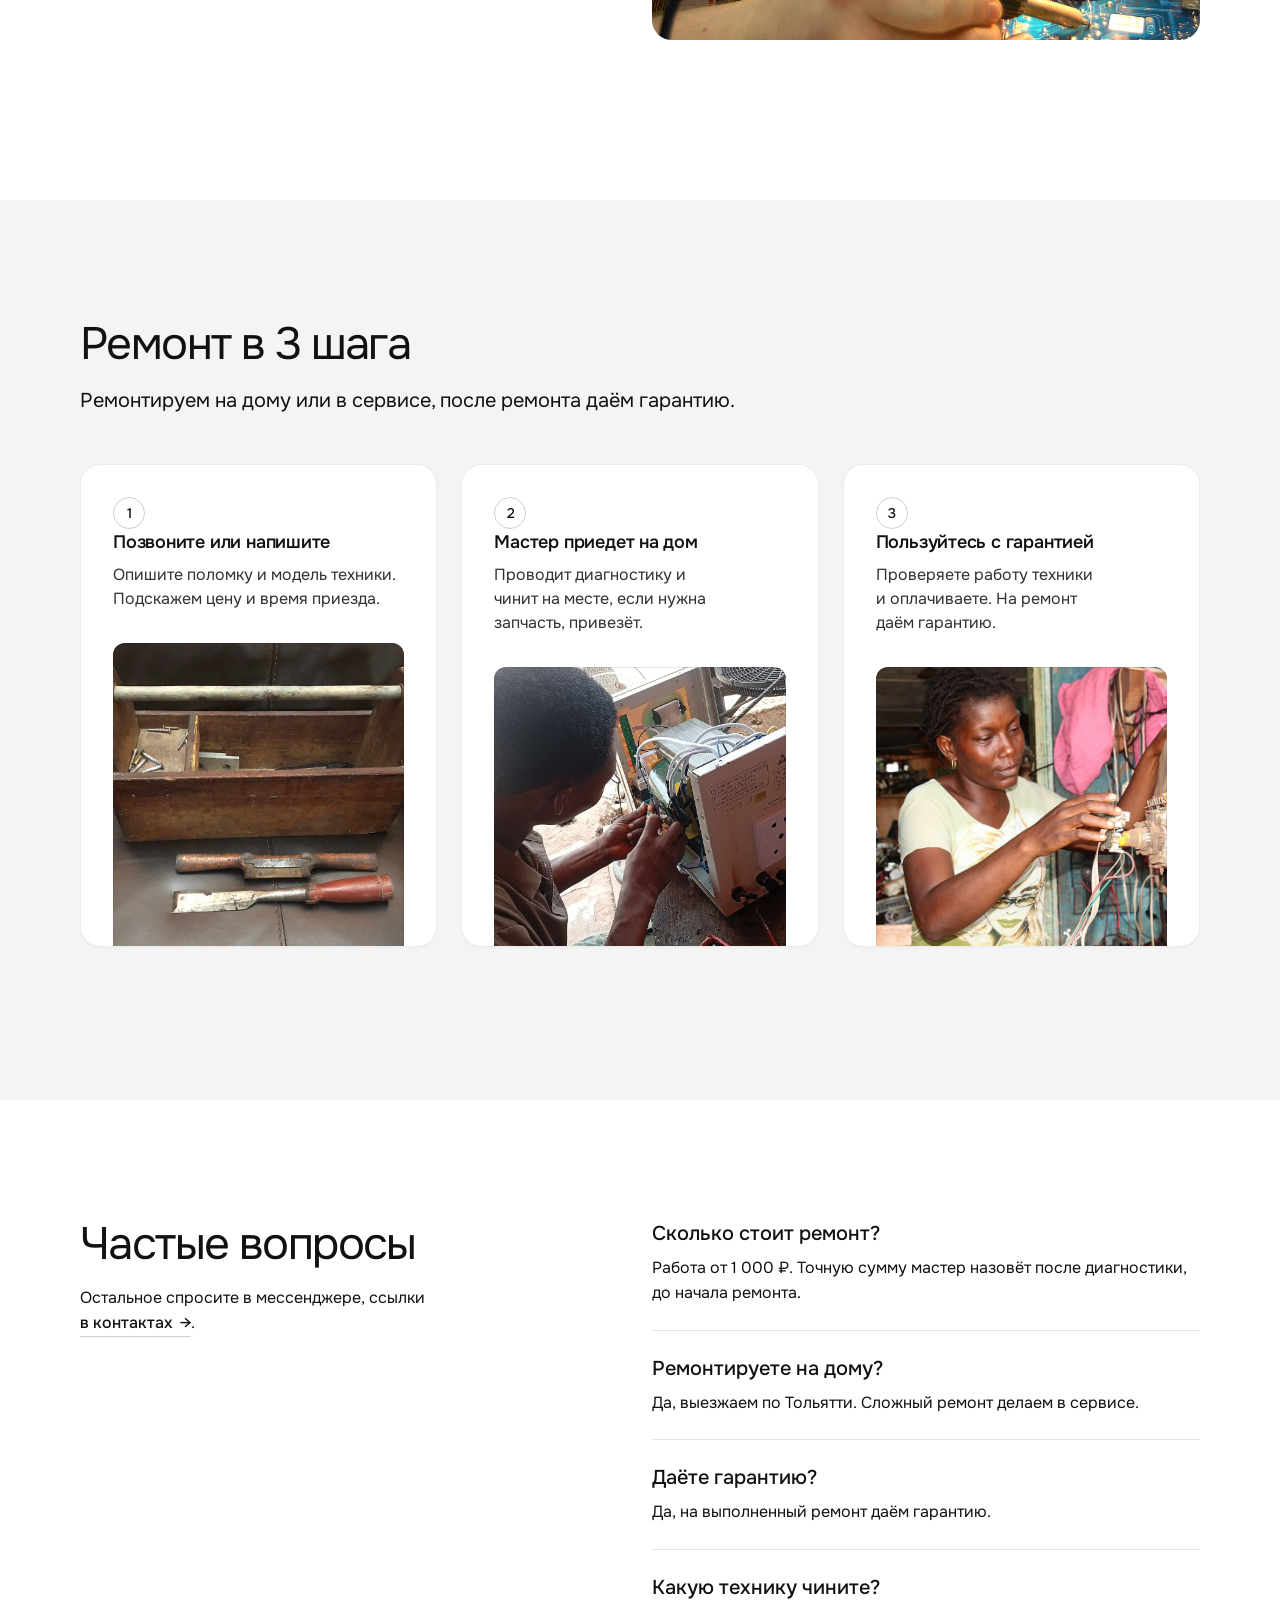
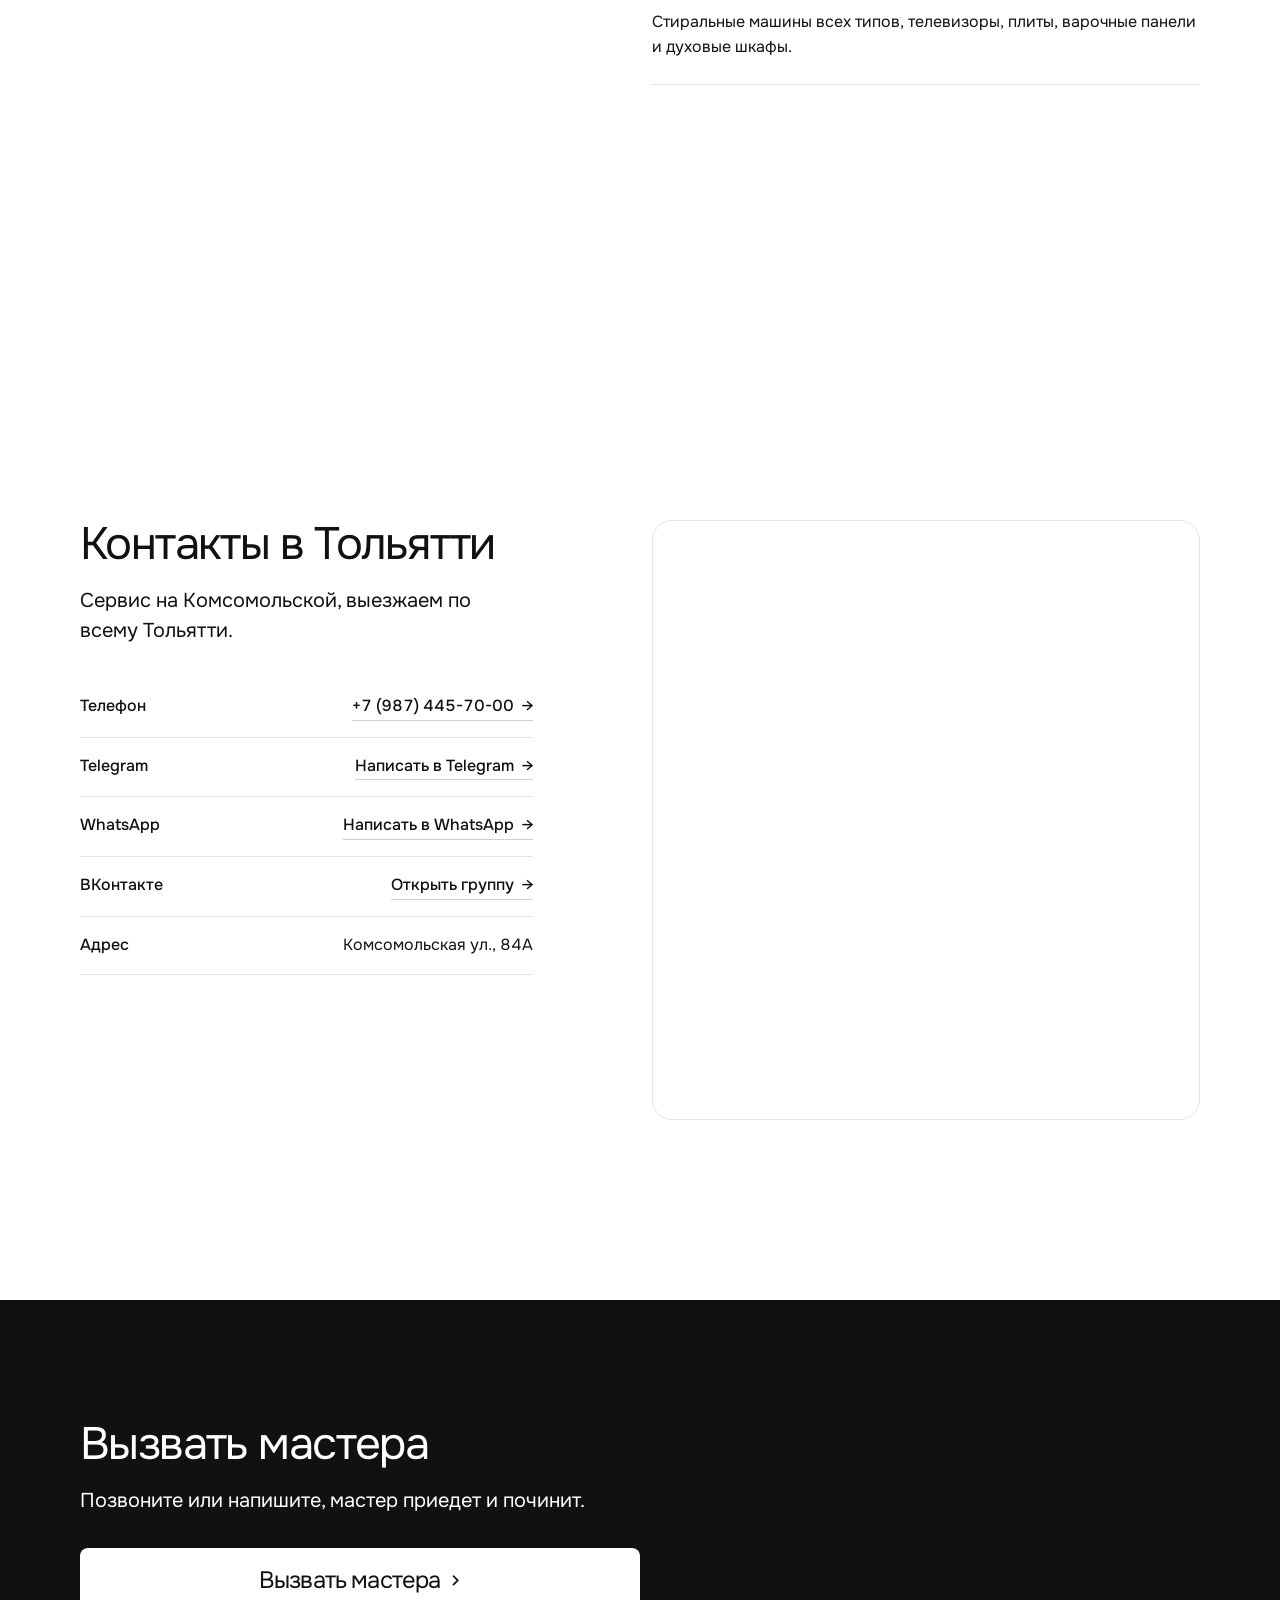
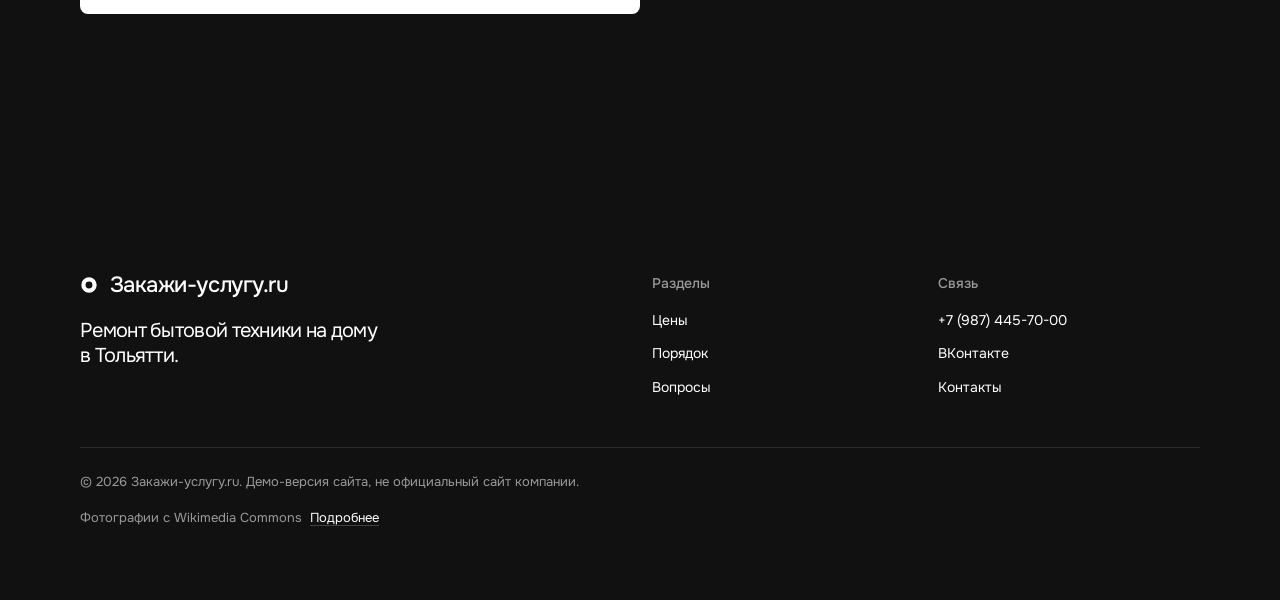
<file: zakazhi-uslugu/index.html>
<!doctype html>
<html lang="ru" data-type="service" data-radius="soft" data-buttons="solid" data-motion>
<head>
<meta charset="utf-8">
<meta name="viewport" content="width=device-width, initial-scale=1, viewport-fit=cover">
<meta name="robots" content="noindex">
<title>Закажи-услугу.ru: ремонт бытовой техники на дому в Тольятти</title>
<meta name="description" content="Ремонтируем стиральные машины, телевизоры, плиты и духовые шкафы. Выезжаем на дом по Тольятти, даём гарантию.">
<meta property="og:type" content="website">
<meta property="og:title" content="Закажи-услугу.ru: Ремонт бытовой техники на дому в Тольятти">
<meta property="og:description" content="Ремонтируем стиральные машины, телевизоры, плиты и духовые шкафы. Выезжаем на дом по Тольятти, даём гарантию.">
<meta property="og:image" content="../assets/img/photo-tvrepair-1280.jpg">
<meta name="twitter:card" content="summary_large_image">
<link rel="icon" href="favicon.svg" type="image/svg+xml">
<meta name="theme-color" content="#ffffff">
<meta name="site-kind" content="other">
<meta name="page-type" content="service">
<link rel="preconnect" href="https://fonts.googleapis.com">
<link rel="preconnect" href="https://fonts.gstatic.com" crossorigin>
<link href="https://fonts.googleapis.com/css2?family=Onest:wght@400..700&display=swap" rel="stylesheet">
<link rel="stylesheet" href="../assets/system.css">
<link rel="stylesheet" href="../assets/ui/cards.css">
<link rel="stylesheet" href="../assets/motion/motion.css">
<link rel="stylesheet" href="../assets/layout/layout.css">
<style>:root{--p-bg:#ffffff;--p-surface:#f4f4f4;--p-ink:#111111;--p-muted:#6b6b6b;--p-accent:#1a4be0;--p-accent-ink:#ffffff;--p-action:#1a4be0;--p-action-ink:#ffffff;--p-inv-bg:#111111;--p-inv-surface:#1e1e1e;--p-inv-ink:#ffffff;--p-inv-muted:#9a9a9a;--p-inv-accent:#ffffff;--p-inv-accent-ink:#111111;--p-inv-action:#ffffff;--p-inv-action-ink:#111111;--font-display:"Onest",system-ui,sans-serif;--font-text:"Onest",system-ui,sans-serif;--display-weight:400;--display-tracking:-0.035em;--display-tracking-xl:-0.04em;}</style>
<style>
  .credits > summary::after { content: "Подробнее"; }
  .credits[open] > summary::after { content: "Скрыть"; }
  @media (min-width: 640px) and (max-width: 1279px) { #hero-h { font-size: 56px; } }
  .rows .rows__name small { display: block; font-weight: 400; color: var(--muted); font-size: var(--t-small); }
  .develop { margin: 0; border-radius: var(--r-lg); overflow: hidden; height: min(620px, var(--ly-fit, 620px)); }
  .develop > img { display: block; width: 100%; height: 100%; object-fit: cover; object-position: 50% 45%; }
  @media (max-width: 1023px) { .develop { height: auto; aspect-ratio: 4 / 3; margin-top: var(--s-7); } }
  #how .panel { --p-h: 280px; }
  @media (max-width: 639px) { #how .card .panel { --p-h: 208px; height: 208px; } }
  @media (min-width: 640px) and (max-width: 1279px) { #how { --h: 2 } }
  @media (min-width: 640px) and (max-width: 1023px) { #services { --h: 2 } }
  .map-frame { border-radius: var(--r-lg); overflow: hidden; background: var(--g-alt); height: 600px; }
  .map-frame iframe { display: block; width: 100%; height: 100%; border: 0; }
  @media (max-width: 1023px) { .map-frame { height: 320px; margin-top: var(--s-7); } }
  @media (max-width: 639px) { .map-frame { height: 240px; } }
</style>
<script>document.documentElement.classList.add('m-enter');setTimeout(()=>document.documentElement.classList.add('m-enter-done'),700)</script>
<script>document.documentElement.classList.add('mo-js');setTimeout(()=>document.documentElement.classList.add('mo-safe'),2500)</script>
<link rel="modulepreload" href="../assets/moments/moments.js">
<link rel="modulepreload" href="../assets/moments/lib.js">
<link rel="modulepreload" href="../assets/moments/picture-develops/moment.js">
</head>
<body>
<header class="nav nav--split">
  <div class="wrap nav__bar">
    <a class="skip-link" href="#top">К содержанию</a>
    <nav class="nav__links" aria-label="Главное меню">
      <div class="nav__item"><a class="nav__link" href="#services">Цены</a></div>
      <div class="nav__item"><a class="nav__link" href="#how">Порядок</a></div>
      <div class="nav__item"><a class="nav__link" href="#faq">Вопросы</a></div>
      <div class="nav__item"><a class="nav__link" href="#visit">Контакты</a></div>
    </nav>
    <a class="nav__logo" href="#top"><span class="mark" data-mark="ring" aria-hidden="true"></span>Закажи-услугу.ru</a>
    <div class="nav__actions"><a class="btn btn--primary" href="https://t.me/+79397017799">Вызвать мастера</a></div>
    <button class="nav__toggle" type="button" aria-expanded="false" aria-label="Меню"><svg width="18" height="18" viewBox="0 0 18 18" aria-hidden="true"><path d="M2 5h14M2 13h14" stroke="currentColor" stroke-width="1.6" stroke-linecap="round"/></svg></button>
  </div>
</header>

<main id="top">
  <section class="hero hero--photo" data-enter data-calm="left" aria-labelledby="hero-h">
    <img class="hero__bg" src="../assets/img/photo-tvrepair-1280.jpg" srcset="../assets/img/photo-tvrepair-960.jpg 960w, ../assets/img/photo-tvrepair-1280.jpg 1280w" sizes="(max-width: 639px) 300vw, 100vw" alt="Мастер проверяет плату тестером" style="--ly-pos: 50% 40%" fetchpriority="high">
    <div class="wrap"><div class="hero-text">
      <div class="hero__text">
        <h1 id="hero-h">Ремонт бытовой техники на дому в Тольятти</h1>
        <p class="hero__lead">Ремонтируем стиральные машины, телевизоры, плиты и духовые шкафы. Выезжаем на дом по Тольятти, даём гарантию.</p>
        <div class="btn-row"><a class="btn btn--primary" href="https://t.me/+79397017799">Вызвать мастера<svg class="m-arrow" viewBox="0 0 12 12" aria-hidden="true"><path class="m-arrow__stem" d="M1 6h8"/><path class="m-arrow__head" d="M4.5 2.5 8 6l-3.5 3.5"/></svg></a><a class="btn btn--secondary" href="#services">Смотреть цены</a></div>
      </div>
    </div></div>
  </section>

  <section class="section" id="services" aria-labelledby="services-h">
    <div class="wrap grid grid--top">
      <div class="span-5">
        <div class="section-head">
          <h2 id="services-h">Услуги и цены</h2>
          <p>Цена указана за работу. Точную сумму мастер назовёт после диагностики.</p>
        </div>
        <ul class="rows">
          <li><span class="rows__name">Ремонт стиральных машин<small>Не включается, не сливает, не отжимает</small></span><span class="rows__value">от 1 000 ₽</span></li>
          <li><span class="rows__name">Ремонт телевизоров<small>Подсветка, блок питания, прошивка, T-CON</small></span><span class="rows__value">от 1 000 ₽</span></li>
          <li><span class="rows__name">Ремонт плит и варочных панелей<small>Электрические и индукционные</small></span><span class="rows__value">от 1 000 ₽</span></li>
          <li><span class="rows__name">Ремонт духовых шкафов<small>Нагрев, термостат, электроника</small></span><span class="rows__value">от 1 000 ₽</span></li>
          <li><span class="rows__name">Выезд и диагностика<small>По Тольятти</small></span><span class="rows__value">по звонку</span></li>
        </ul>
      </div>
      <figure class="develop span-6 start-7" data-moment="picture-develops"><img src="../assets/img/photo-solder-960.jpg" alt="Мастер паяет электронную плату" loading="lazy"></figure>
    </div>
  </section>

  <section class="section ground-surface" id="how" style="--hm: 2" aria-labelledby="how-h">
    <div class="wrap">
      <div class="section-head">
        <h2 id="how-h">Ремонт в 3 шага</h2>
        <p>Ремонтируем на дому или в сервисе, после ремонта даём гарантию.</p>
      </div>
      <div class="grid">
        <article class="card card--row span-4">
          <span class="step-num">1</span>
          <h3>Позвоните или напишите</h3>
          <p>Опишите поломку и модель техники. Подскажем цену и время приезда.</p>
          <div class="panel"><img class="frame__img" src="../assets/img/photo-toolbox-960.jpg" alt="Деревянный ящик с инструментами и стамеской" loading="lazy"></div>
        </article>
        <article class="card card--row span-4">
          <span class="step-num">2</span>
          <h3>Мастер приедет на дом</h3>
          <p>Проводит диагностику и чинит на месте, если нужна запчасть, привезёт.</p>
          <div class="panel"><img class="frame__img" src="../assets/img/photo-tech-960.jpg" alt="Мастер ремонтирует прибор, рядом мультиметр" loading="lazy"></div>
        </article>
        <article class="card card--row span-4">
          <span class="step-num">3</span>
          <h3>Пользуйтесь с гарантией</h3>
          <p>Проверяете работу техники и оплачиваете. На ремонт даём гарантию.</p>
          <div class="panel"><img class="frame__img" src="../assets/img/photo-tv17-960.jpg" alt="Мастер ремонтирует кинескоп телевизора" loading="lazy"></div>
        </article>
      </div>
    </div>
  </section>

  <section class="section" id="faq" aria-labelledby="faq-h">
    <div class="wrap grid grid--top">
      <div class="span-5 stack-4">
        <h2 id="faq-h">Частые вопросы</h2>
        <p>Остальное спросите в мессенджере, ссылки <a class="link" href="#visit">в контактах</a>.</p>
      </div>
      <div class="faq span-6 start-7">
        <div class="faq__item"><h3>Сколько стоит ремонт?</h3><p>Работа от 1 000 ₽. Точную сумму мастер назовёт после диагностики, до начала ремонта.</p></div>
        <div class="faq__item"><h3>Ремонтируете на дому?</h3><p>Да, выезжаем по Тольятти. Сложный ремонт делаем в сервисе.</p></div>
        <div class="faq__item"><h3>Даёте гарантию?</h3><p>Да, на выполненный ремонт даём гарантию.</p></div>
        <div class="faq__item"><h3>Какую технику чините?</h3><p>Стиральные машины всех типов, телевизоры, плиты, варочные панели и духовые шкафы.</p></div>
      </div>
    </div>
  </section>

  <section class="section" id="visit" aria-labelledby="visit-h">
    <div class="wrap grid grid--top">
      <div class="span-5 stack-5">
        <div class="section-head">
          <h2 id="visit-h">Контакты в Тольятти</h2>
          <p>Сервис на Комсомольской, выезжаем по всему Тольятти.</p>
        </div>
        <ul class="rows">
          <li><span class="rows__name">Телефон</span><a class="link rows__value" href="tel:+79874457000">+7 (987) 445-70-00</a></li>
          <li><span class="rows__name">Telegram</span><a class="link rows__value" href="https://t.me/+79397017799">Написать в Telegram</a></li>
          <li><span class="rows__name">WhatsApp</span><a class="link rows__value" href="https://wa.me/79397017799">Написать в WhatsApp</a></li>
          <li><span class="rows__name">ВКонтакте</span><a class="link rows__value" href="https://vk.ru/id778556110">Открыть группу</a></li>
          <li><span class="rows__name">Адрес</span><span class="rows__value">Комсомольская ул., 84А</span></li>
        </ul>
      </div>
      <div class="frame map-frame span-6 start-7">
        <iframe title="Закажи-услугу.ru на карте Google" src="https://www.google.com/maps?q=%D0%97%D0%B0%D0%BA%D0%B0%D0%B6%D0%B8-%D1%83%D1%81%D0%BB%D1%83%D0%B3%D1%83.ru%2C%20%D0%9A%D0%BE%D0%BC%D1%81%D0%BE%D0%BC%D0%BE%D0%BB%D1%8C%D1%81%D0%BA%D0%B0%D1%8F%20%D1%83%D0%BB.%2C%2084%D0%90%2C%20%D0%A2%D0%BE%D0%BB%D1%8C%D1%8F%D1%82%D1%82%D0%B8&hl=ru&z=16&output=embed" loading="lazy" referrerpolicy="no-referrer-when-downgrade"></iframe>
      </div>
    </div>
  </section>
</main>

<footer class="footer closing footer--dark ground-inverse" id="contact" aria-labelledby="close-h">
  <div class="wrap">
    <div class="closing__cta close--type">
      <div class="section-head">
        <h2 id="close-h">Вызвать мастера</h2>
        <p class="t-lead">Позвоните или напишите, мастер приедет и починит.</p>
      </div>
      <a class="btn btn--primary btn--xl" href="https://t.me/+79397017799">Вызвать мастера<svg class="m-arrow" viewBox="0 0 12 12" aria-hidden="true"><path class="m-arrow__stem" d="M1 6h8"/><path class="m-arrow__head" d="M4.5 2.5 8 6l-3.5 3.5"/></svg></a>
    </div>
    <div class="closing__links">
      <div class="grid">
        <div class="span-6 stack-4">
          <a class="nav__logo" href="#top"><span class="mark" data-mark="ring" aria-hidden="true"></span>Закажи-услугу.ru</a>
          <p class="footer__lede">Ремонт бытовой техники на дому в Тольятти.</p>
        </div>
        <div class="span-3 start-7 footer__col"><h3>Разделы</h3><ul><li><a href="#services">Цены</a></li><li><a href="#how">Порядок</a></li><li><a href="#faq">Вопросы</a></li></ul></div>
        <div class="span-3 footer__col"><h3>Связь</h3><ul><li><a href="tel:+79874457000">+7 (987) 445-70-00</a></li><li><a href="https://vk.ru/id778556110">ВКонтакте</a></li><li><a href="#visit">Контакты</a></li></ul></div>
      </div>
      <div class="footer__legal">
        <span>&copy; 2026 Закажи-услугу.ru. Демо-версия сайта, не официальный сайт компании.</span>
        <details class="credits"><summary>Фотографии с Wikimedia Commons</summary><p>Metchyves (CC BY-SA 4.0). U.S. Navy (public domain). Jim Griffin (CC0). Bigcee007 (CC BY-SA 4.0). Фотографии иллюстрируют услуги и не сняты у компании.</p></details>
      </div>
    </div>
  </div>
</footer>
<nav class="actionbar" aria-label="Быстрые действия"><a class="btn btn--primary" href="https://t.me/+79397017799">Вызвать мастера</a></nav>

<script type="module" src="../assets/system.js"></script>
<script type="module" src="../assets/motion/motion.js"></script>
<script type="module" src="../assets/layout/layout.js"></script>
</body>
</html>
</file>
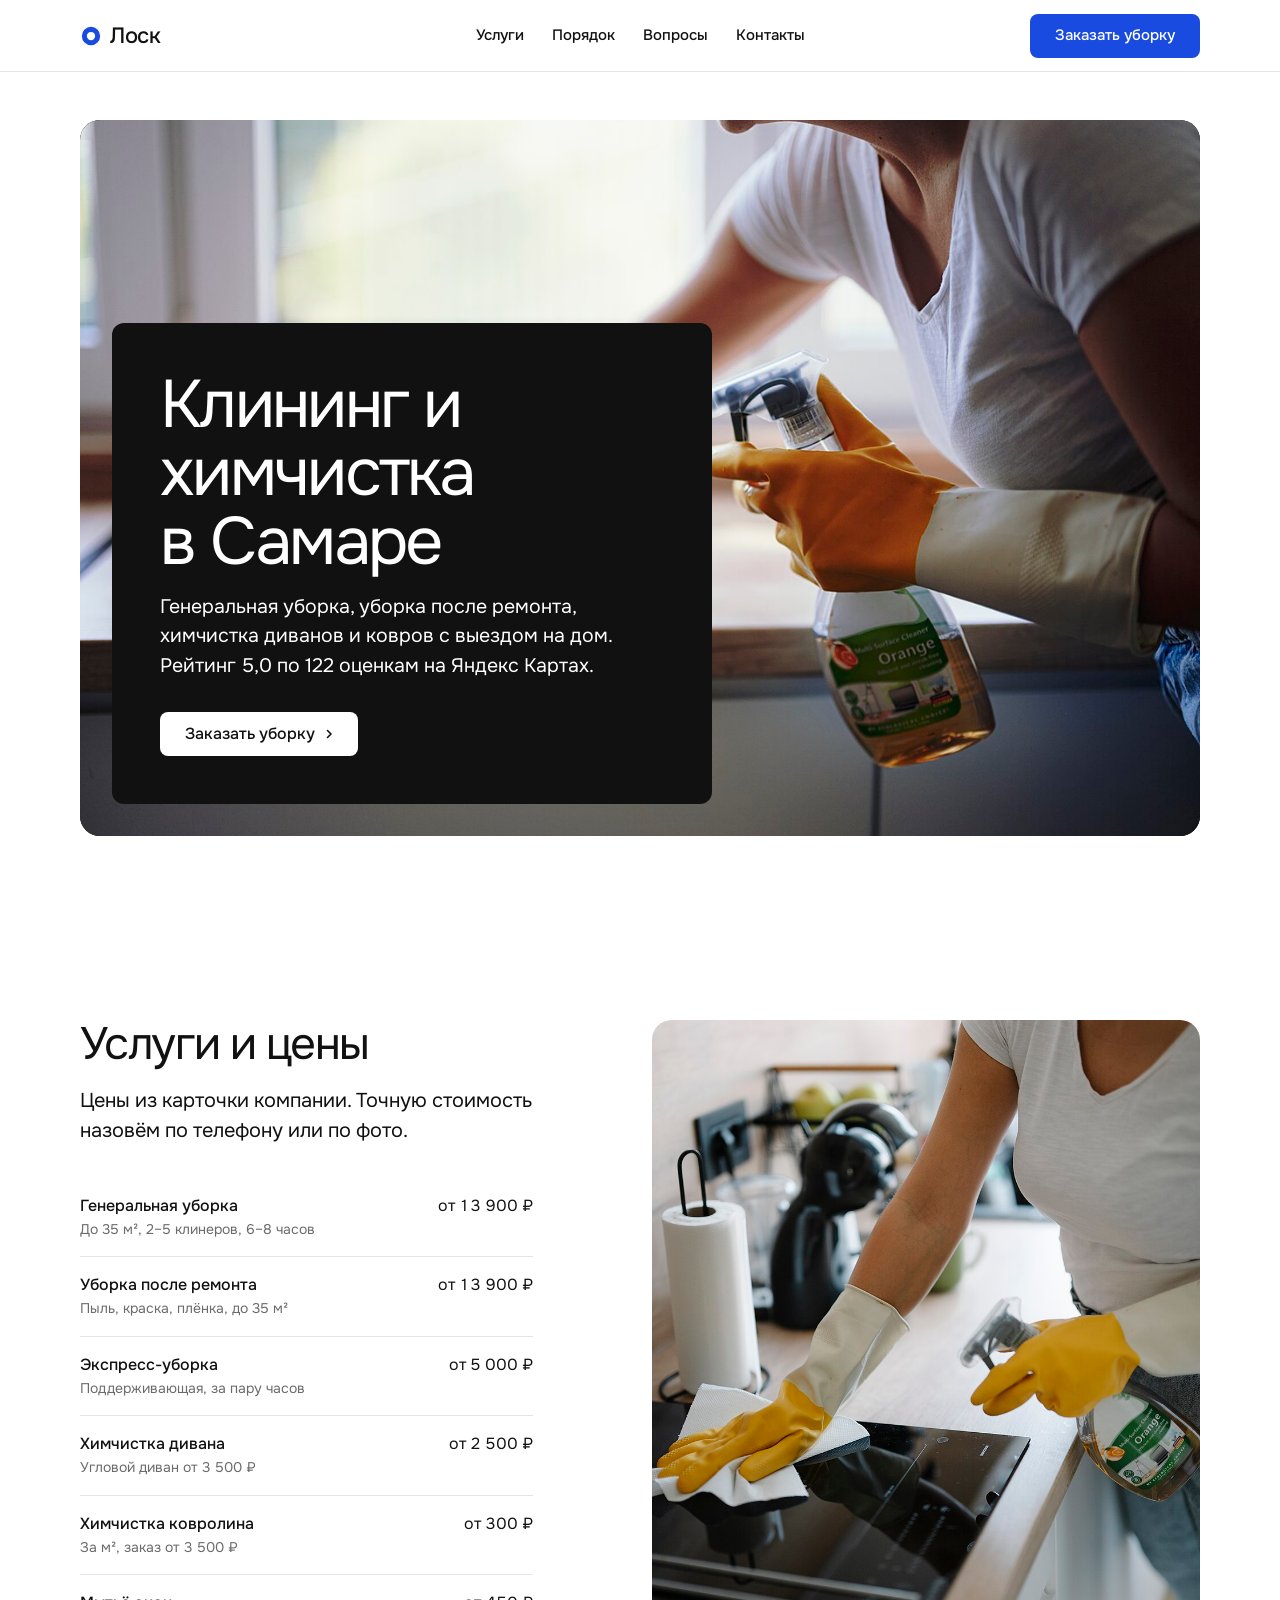
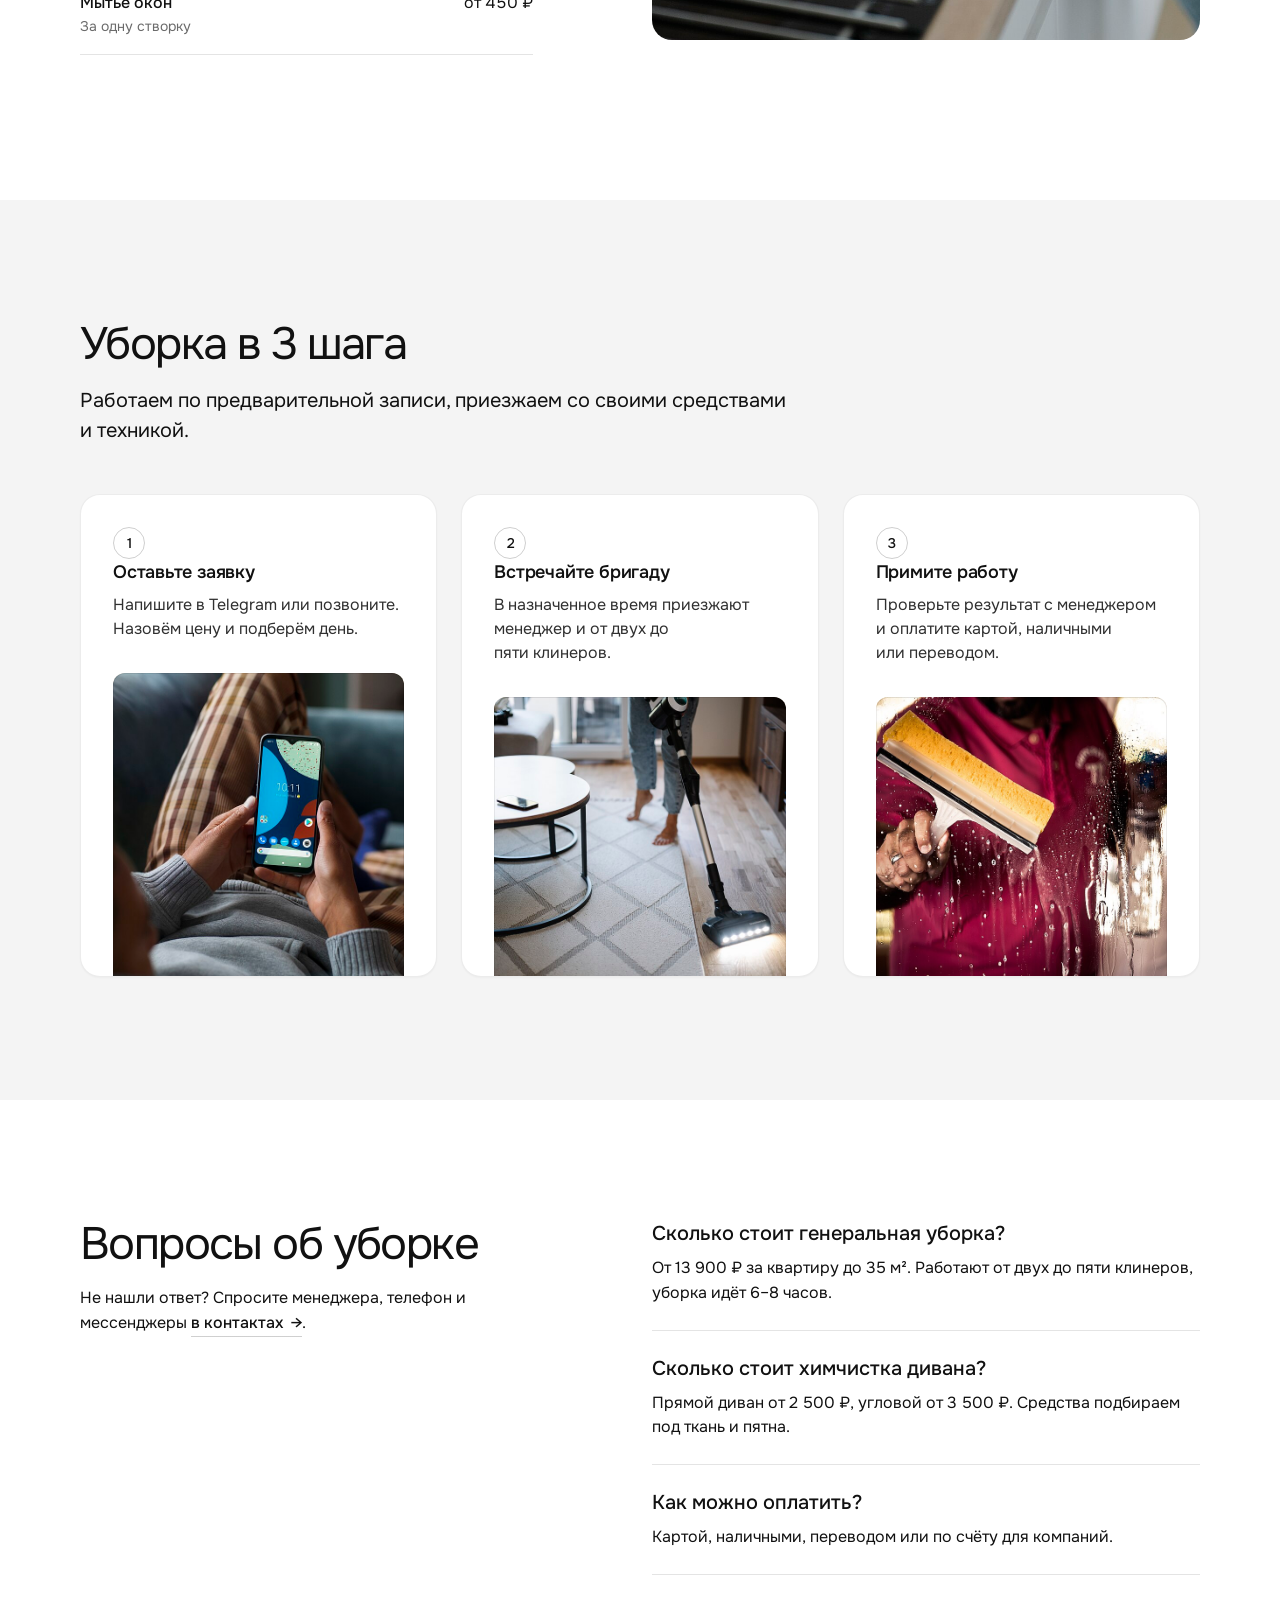
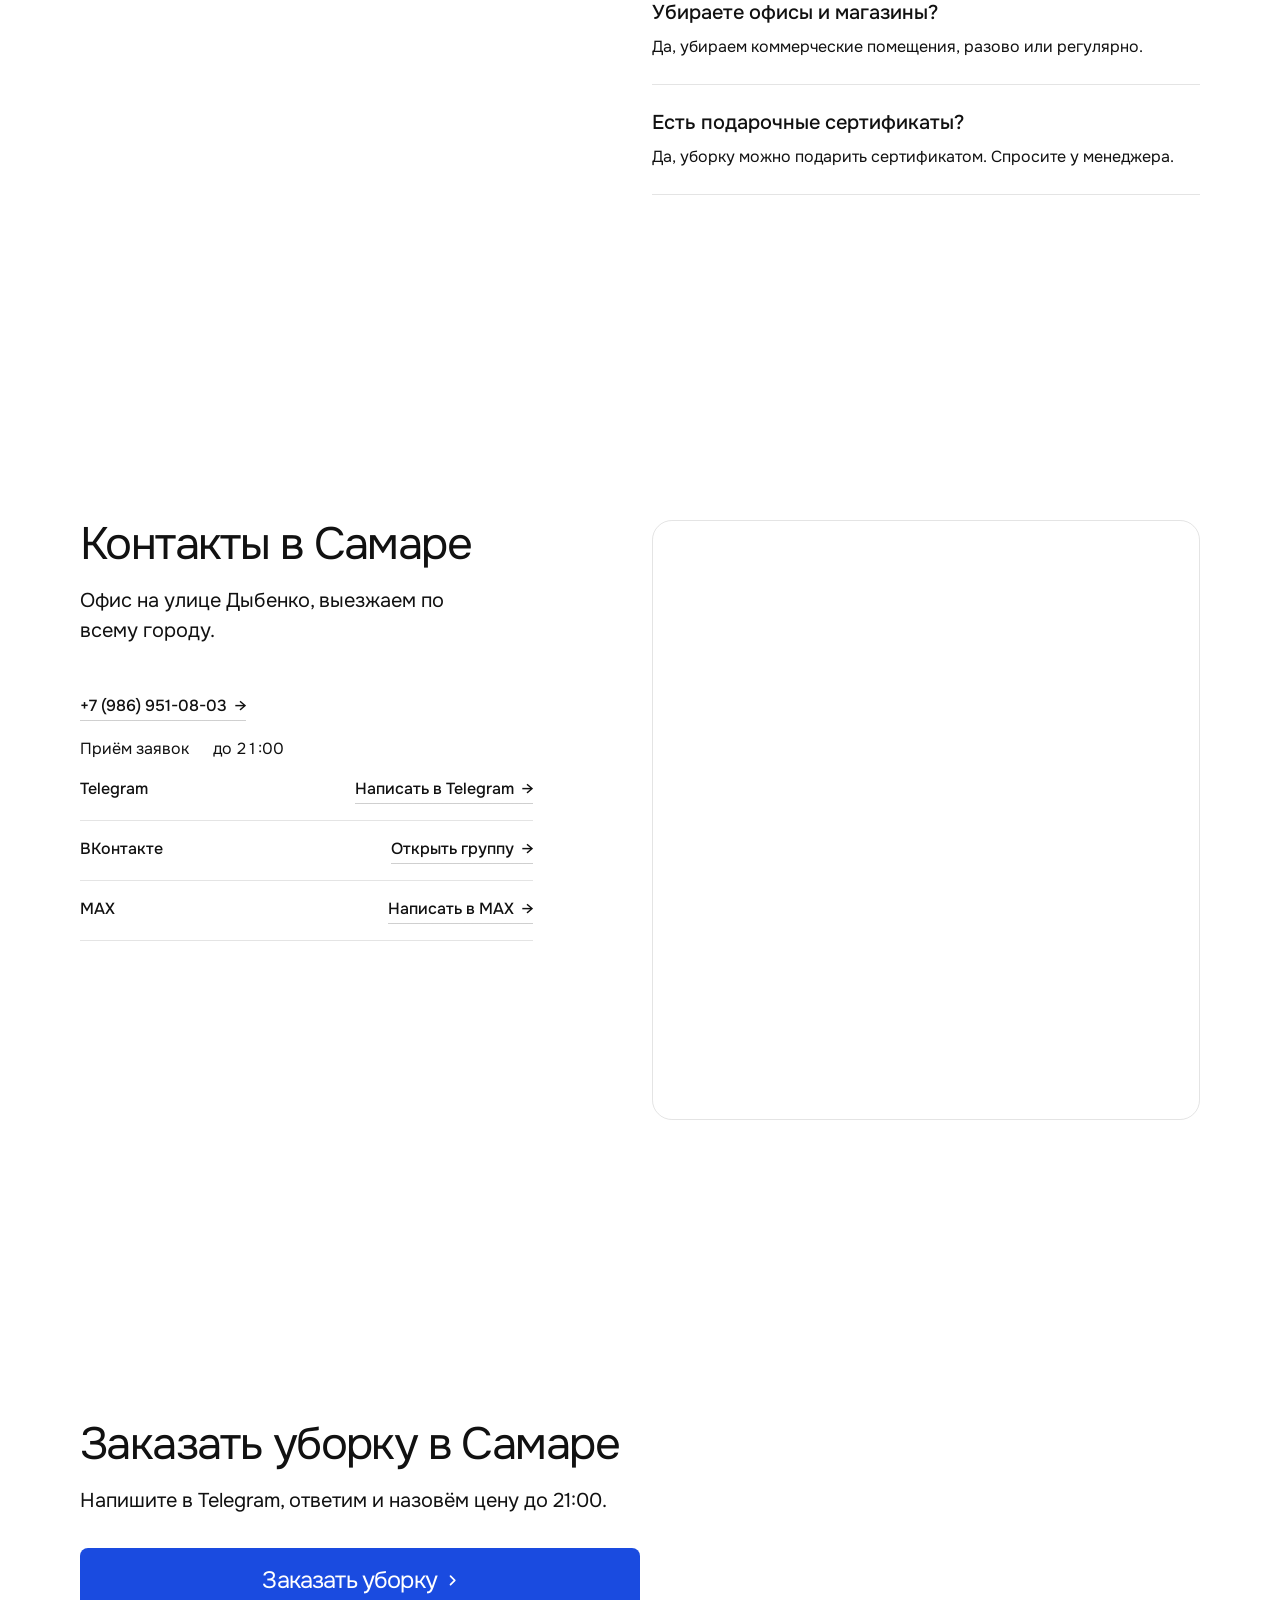
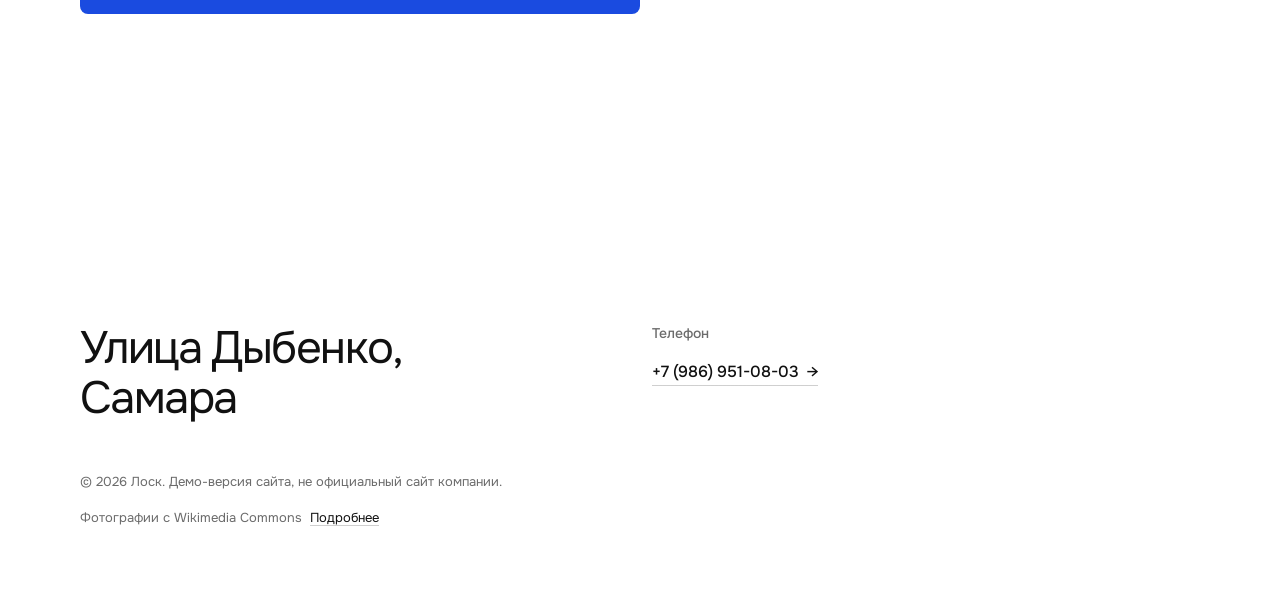
<file: losk.html>
<!doctype html>
<html lang="ru" data-type="service" data-radius="soft" data-buttons="solid" data-motion>
<head>
<meta charset="utf-8">
<meta name="viewport" content="width=device-width, initial-scale=1, viewport-fit=cover">
<meta name="robots" content="noindex">
<title>Лоск: клининг и химчистка мебели в Самаре</title>
<meta name="description" content="Генеральная уборка, уборка после ремонта, химчистка диванов и ковров с выездом на дом. Рейтинг 5,0 по 122 оценкам на Яндекс Картах.">
<meta property="og:type" content="website">
<meta property="og:title" content="Лоск: клининг и химчистка мебели в Самаре">
<meta property="og:description" content="Уборка квартир, офисов и химчистка мебели с выездом на дом.">
<meta property="og:image" content="assets/img/photo-f200054164-1280.jpg">
<meta name="twitter:card" content="summary_large_image">
<link rel="icon" href="favicon-losk.svg" type="image/svg+xml">
<meta name="theme-color" content="#ffffff">
<!-- <link rel="canonical" href="https://[домен клиента]/"> -->
<meta name="site-kind" content="other">
<meta name="page-type" content="service">
<link rel="preconnect" href="https://fonts.googleapis.com">
<link rel="preconnect" href="https://fonts.gstatic.com" crossorigin>
<link href="https://fonts.googleapis.com/css2?family=Onest:wght@400..700&display=swap" rel="stylesheet">
<link rel="stylesheet" href="assets/system.css">
<link rel="stylesheet" href="assets/ui/cards.css">
<link rel="stylesheet" href="assets/motion/motion.css">
<link rel="stylesheet" href="assets/layout/layout.css">
<style>
:root {
  --p-bg: #ffffff; --p-surface: #f4f4f4; --p-ink: #111111; --p-muted: #6b6b6b;
  --p-accent: #1a4be0; --p-accent-ink: #ffffff; --p-action: #1a4be0; --p-action-ink: #ffffff;
  --p-inv-bg: #111111; --p-inv-surface: #1e1e1e; --p-inv-ink: #ffffff; --p-inv-muted: #9a9a9a;
  --p-inv-accent: #ffffff; --p-inv-accent-ink: #111111; --p-inv-action: #ffffff; --p-inv-action-ink: #111111;
  --font-display: "Onest", system-ui, sans-serif;
  --font-text: "Onest", system-ui, sans-serif;
  --display-weight: 400;
  --display-tracking: -0.035em;
  --display-tracking-xl: -0.04em;
}
</style>
<style>
  .credits > summary::after { content: "Подробнее"; }
  .credits[open] > summary::after { content: "Скрыть"; }
  .rows .rows__name small { display: block; font-weight: 400; color: var(--muted); font-size: var(--t-small); }
  /* picture-develops: the services photograph, as tall as the list beside it */
  .develop { margin: 0; border-radius: var(--r-lg); overflow: hidden; height: min(620px, var(--ly-fit, 620px)); }
  .develop > img { display: block; width: 100%; height: 100%; object-fit: cover; object-position: 50% 40%; }
  @media (max-width: 1023px) { .develop { height: auto; aspect-ratio: 4 / 3; margin-top: var(--s-7); } }
  @media (max-width: 639px) { #how .card .panel { --p-h: 208px; height: 208px; } }
  @media (min-width: 640px) and (max-width: 1279px) { #how { --h: 2 } }
  @media (min-width: 640px) and (max-width: 1023px) { #services { --h: 2 } }
  /* the map the client asked for, inside its frame */
  .map-frame { border-radius: var(--r-lg); overflow: hidden; background: var(--g-alt); height: 600px; }
  .map-frame iframe { display: block; width: 100%; height: 100%; border: 0; }
  @media (max-width: 1023px) { .map-frame { height: 320px; margin-top: var(--s-7); } }
  @media (max-width: 639px) { .map-frame { height: 240px; } }
  #how .panel { --p-h: 280px; }
</style>
<script>document.documentElement.classList.add('m-enter');setTimeout(()=>document.documentElement.classList.add('m-enter-done'),700)</script>
<script>document.documentElement.classList.add('mo-js');setTimeout(()=>document.documentElement.classList.add('mo-safe'),2500)</script>
<link rel="modulepreload" href="assets/moments/moments.js">
<link rel="modulepreload" href="assets/moments/lib.js">
<link rel="modulepreload" href="assets/moments/picture-develops/moment.js">
</head>
<body>
<!-- type: service
     deal: hero film (a photograph in the cinema frame, no film: no play control), nav nav-centre, close close-type,
     footer footer-visit, rhythm surface-pairs, buttons solid, mark ring, palette white-link-blue, type onest
     (dealt host-grotesk has no Cyrillic), grounds none
     moments: picture-develops (the services photograph) -->
<header class="nav nav--centre">
  <div class="wrap nav__bar">
    <a class="skip-link" href="#top">К содержанию</a>
    <a class="nav__logo" href="#top"><span class="mark" data-mark="ring" aria-hidden="true"></span>Лоск</a>
    <nav class="nav__links" aria-label="Главное меню">
      <div class="nav__item"><a class="nav__link" href="#services">Услуги</a></div>
      <div class="nav__item"><a class="nav__link" href="#how">Порядок</a></div>
      <div class="nav__item"><a class="nav__link" href="#faq">Вопросы</a></div>
      <div class="nav__item"><a class="nav__link" href="#visit">Контакты</a></div>
    </nav>
    <div class="nav__actions">
      <a class="btn btn--primary" href="https://t.me/+79869510803">Заказать уборку</a>
    </div>
    <button class="nav__toggle" type="button" aria-expanded="false" aria-label="Меню">
      <svg width="18" height="18" viewBox="0 0 18 18" aria-hidden="true"><path d="M2 5h14M2 13h14" stroke="currentColor" stroke-width="1.6" stroke-linecap="round"/></svg>
    </button>
  </div>
</header>

<main id="top">
  <section class="hero hero--film" data-enter aria-labelledby="hero-h">
    <div class="wrap"><div class="hero-text hero__in">
      <div class="hero__media hero__fill">
        <img src="assets/img/photo-f200054164.jpg" srcset="assets/img/photo-f200054164-960.jpg 960w, assets/img/photo-f200054164-1280.jpg 1280w, assets/img/photo-f200054164.jpg 1920w" sizes="(max-width: 639px) 500vw, 100vw" alt="Рука в жёлтой перчатке протирает столешницу у окна, в другой руке распылитель" style="--ly-pos: 60% 40%; --ly-pos-phone: 62% 40%" fetchpriority="high" data-source="stand-in" data-subject="уборка кухни">
        <div class="hero__over">
          <div>
            <h1 id="hero-h">Клининг и химчистка в Самаре</h1>
            <p class="hero__lead">Генеральная уборка, уборка после ремонта, химчистка диванов и ковров с выездом на дом. Рейтинг 5,0 по 122 оценкам на Яндекс Картах.</p>
            <div class="btn-row"><a class="btn btn--primary" href="https://t.me/+79869510803">Заказать уборку<svg class="m-arrow" viewBox="0 0 12 12" aria-hidden="true"><path class="m-arrow__stem" d="M1 6h8"/><path class="m-arrow__head" d="M4.5 2.5 8 6l-3.5 3.5"/></svg></a></div>
          </div>
        </div>
      </div>
    </div></div>
  </section>

  <section class="section" id="services" aria-labelledby="services-h">
    <div class="wrap grid grid--top">
      <div class="span-5">
        <div class="section-head">
          <h2 id="services-h">Услуги и цены</h2>
          <p>Цены из карточки компании. Точную стоимость назовём по телефону или по фото.</p>
        </div>
        <ul class="rows">
          <li><span class="rows__name">Генеральная уборка<small>До 35 м², 2–5 клинеров, 6–8 часов</small></span><span class="rows__value">от 13 900 ₽</span></li>
          <li><span class="rows__name">Уборка после ремонта<small>Пыль, краска, плёнка, до 35 м²</small></span><span class="rows__value">от 13 900 ₽</span></li>
          <li><span class="rows__name">Экспресс-уборка<small>Поддерживающая, за пару часов</small></span><span class="rows__value">от 5 000 ₽</span></li>
          <li><span class="rows__name">Химчистка дивана<small>Угловой диван от 3 500 ₽</small></span><span class="rows__value">от 2 500 ₽</span></li>
          <li><span class="rows__name">Химчистка ковролина<small>За м², заказ от 3 500 ₽</small></span><span class="rows__value">от 300 ₽</span></li>
          <li><span class="rows__name">Мытьё окон<small>За одну створку</small></span><span class="rows__value">от 450 ₽</span></li>
        </ul>
      </div>
      <figure class="develop span-6 start-7" data-moment="picture-develops"><img src="assets/img/photo-f200054170-960.jpg" alt="Клинер в жёлтых перчатках моет варочную панель на светлой кухне" width="960" height="1433" loading="lazy" data-source="stand-in" data-subject="уборка кухни"></figure>
    </div>
  </section>

  <section class="section ground-surface" id="how" style="--hm: 2" aria-labelledby="how-h">
    <div class="wrap">
      <div class="section-head">
        <h2 id="how-h">Уборка в 3 шага</h2>
        <p>Работаем по предварительной записи, приезжаем со своими средствами и техникой.</p>
      </div>
      <div class="grid">
        <article class="card card--row span-4">
          <span class="step-num">1</span>
          <h3>Оставьте заявку</h3>
          <p>Напишите в Telegram или позвоните. Назовём цену и подберём день.</p>
          <div class="panel"><img class="frame__img" src="assets/img/photo-f111900799-960.jpg" alt="Человек на диване держит телефон" loading="lazy" data-source="stand-in" data-subject="заявка с телефона"></div>
        </article>
        <article class="card card--row span-4">
          <span class="step-num">2</span>
          <h3>Встречайте бригаду</h3>
          <p>В назначенное время приезжают менеджер и от двух до пяти клинеров.</p>
          <div class="panel"><img class="frame__img" src="assets/img/photo-f200194732-960.jpg" alt="Пылесос с подсветкой чистит ковёр в гостиной" loading="lazy" data-source="stand-in" data-subject="уборка гостиной"></div>
        </article>
        <article class="card card--row span-4">
          <span class="step-num">3</span>
          <h3>Примите работу</h3>
          <p>Проверьте результат с менеджером и оплатите картой, наличными или переводом.</p>
          <div class="panel"><img class="frame__img" src="assets/img/photo-f24332850-960.jpg" alt="Клинер сгоняет воду со стекла резиновым склизом" loading="lazy" data-source="stand-in" data-subject="мытьё окон"></div>
        </article>
      </div>
    </div>
  </section>

  <section class="section" id="faq" aria-labelledby="faq-h">
    <div class="wrap grid grid--top">
      <div class="span-5 stack-4">
        <h2 id="faq-h">Вопросы об уборке</h2>
        <p>Не нашли ответ? Спросите менеджера, телефон и мессенджеры <a class="link" href="#visit">в контактах</a>.</p>
      </div>
      <div class="faq span-6 start-7">
        <div class="faq__item"><h3>Сколько стоит генеральная уборка?</h3><p>От 13 900 ₽ за квартиру до 35 м². Работают от двух до пяти клинеров, уборка идёт 6–8 часов.</p></div>
        <div class="faq__item"><h3>Сколько стоит химчистка дивана?</h3><p>Прямой диван от 2 500 ₽, угловой от 3 500 ₽. Средства подбираем под ткань и пятна.</p></div>
        <div class="faq__item"><h3>Как можно оплатить?</h3><p>Картой, наличными, переводом или по счёту для компаний.</p></div>
        <div class="faq__item"><h3>Убираете офисы и магазины?</h3><p>Да, убираем коммерческие помещения, разово или регулярно.</p></div>
        <div class="faq__item"><h3>Есть подарочные сертификаты?</h3><p>Да, уборку можно подарить сертификатом. Спросите у менеджера.</p></div>
      </div>
    </div>
  </section>

  <section class="section" id="visit" aria-labelledby="visit-h">
    <div class="wrap grid grid--top">
      <div class="span-5 stack-5">
        <div class="section-head">
          <h2 id="visit-h">Контакты в Самаре</h2>
          <p>Офис на улице Дыбенко, выезжаем по всему городу.</p>
        </div>
        <div class="stack-4">
          <p><a class="link" href="tel:+79869510803">+7 (986) 951-08-03</a></p>
          <dl class="hours"><dt>Приём заявок</dt><dd>до 21:00</dd></dl>
          <ul class="rows">
            <li><span class="rows__name">Telegram</span><a class="link rows__value" href="https://t.me/+79869510803">Написать в Telegram</a></li>
            <li><span class="rows__name">ВКонтакте</span><a class="link rows__value" href="https://vk.ru/losk163">Открыть группу</a></li>
            <li><span class="rows__name">MAX</span><a class="link rows__value" href="https://max.ru/u/f9LHodD0cOLE9ye2QFI0b4KVxo_1lqykUWODKmT2Iil-OM3yenaJmB2FDDI">Написать в MAX</a></li>
          </ul>
        </div>
      </div>
      <div class="frame map-frame span-6 start-7">
        <iframe title="Лоск на карте Google, улица Дыбенко, Самара" src="https://www.google.com/maps?q=%D0%9B%D0%BE%D1%81%D0%BA%2C+%D1%83%D0%BB.+%D0%94%D1%8B%D0%B1%D0%B5%D0%BD%D0%BA%D0%BE%2C+122%2C+%D0%A1%D0%B0%D0%BC%D0%B0%D1%80%D0%B0&hl=ru&z=16&output=embed" loading="lazy" referrerpolicy="no-referrer-when-downgrade"></iframe>
      </div>
    </div>
  </section>
</main>

<footer class="footer closing footer--visit" id="contact" aria-labelledby="close-h">
  <div class="wrap">
    <div class="closing__cta close--type">
      <div class="section-head">
        <h2 id="close-h">Заказать уборку в Самаре</h2>
        <p class="t-lead">Напишите в Telegram, ответим и назовём цену до 21:00.</p>
      </div>
      <a class="btn btn--primary btn--xl" href="https://t.me/+79869510803">Заказать уборку<svg class="m-arrow" viewBox="0 0 12 12" aria-hidden="true"><path class="m-arrow__stem" d="M1 6h8"/><path class="m-arrow__head" d="M4.5 2.5 8 6l-3.5 3.5"/></svg></a>
    </div>
    <div class="closing__links">
      <div class="grid">
        <div class="span-6 stack-4">
          <address class="footer__address">Улица Дыбенко,<br>Самара</address>
        </div>
        <div class="span-6 start-7 stack-4">
          <h3>Телефон</h3>
          <p><a class="link" href="tel:+79869510803">+7 (986) 951-08-03</a></p>
        </div>
      </div>
      <div class="footer__legal">
        <span>&copy; 2026 Лоск. Демо-версия сайта, не официальный сайт компании.</span>
        <details class="credits"><summary>Фотографии с Wikimedia Commons</summary><p>Уборка кухни и гостиная: Shixart1985 (CC BY 2.0). Телефон: Fairphone (CC BY-SA 2.0). Мытьё окон: Andrés Nieto Porras (CC BY-SA 2.0). Фотографии иллюстрируют услуги и не сняты у компании.</p></details>
      </div>
    </div>
  </div>
</footer>

<script type="module" src="assets/system.js"></script>
<script type="module" src="assets/motion/motion.js"></script>
<script type="module" src="assets/layout/layout.js"></script>
</body>
</html>
</file>
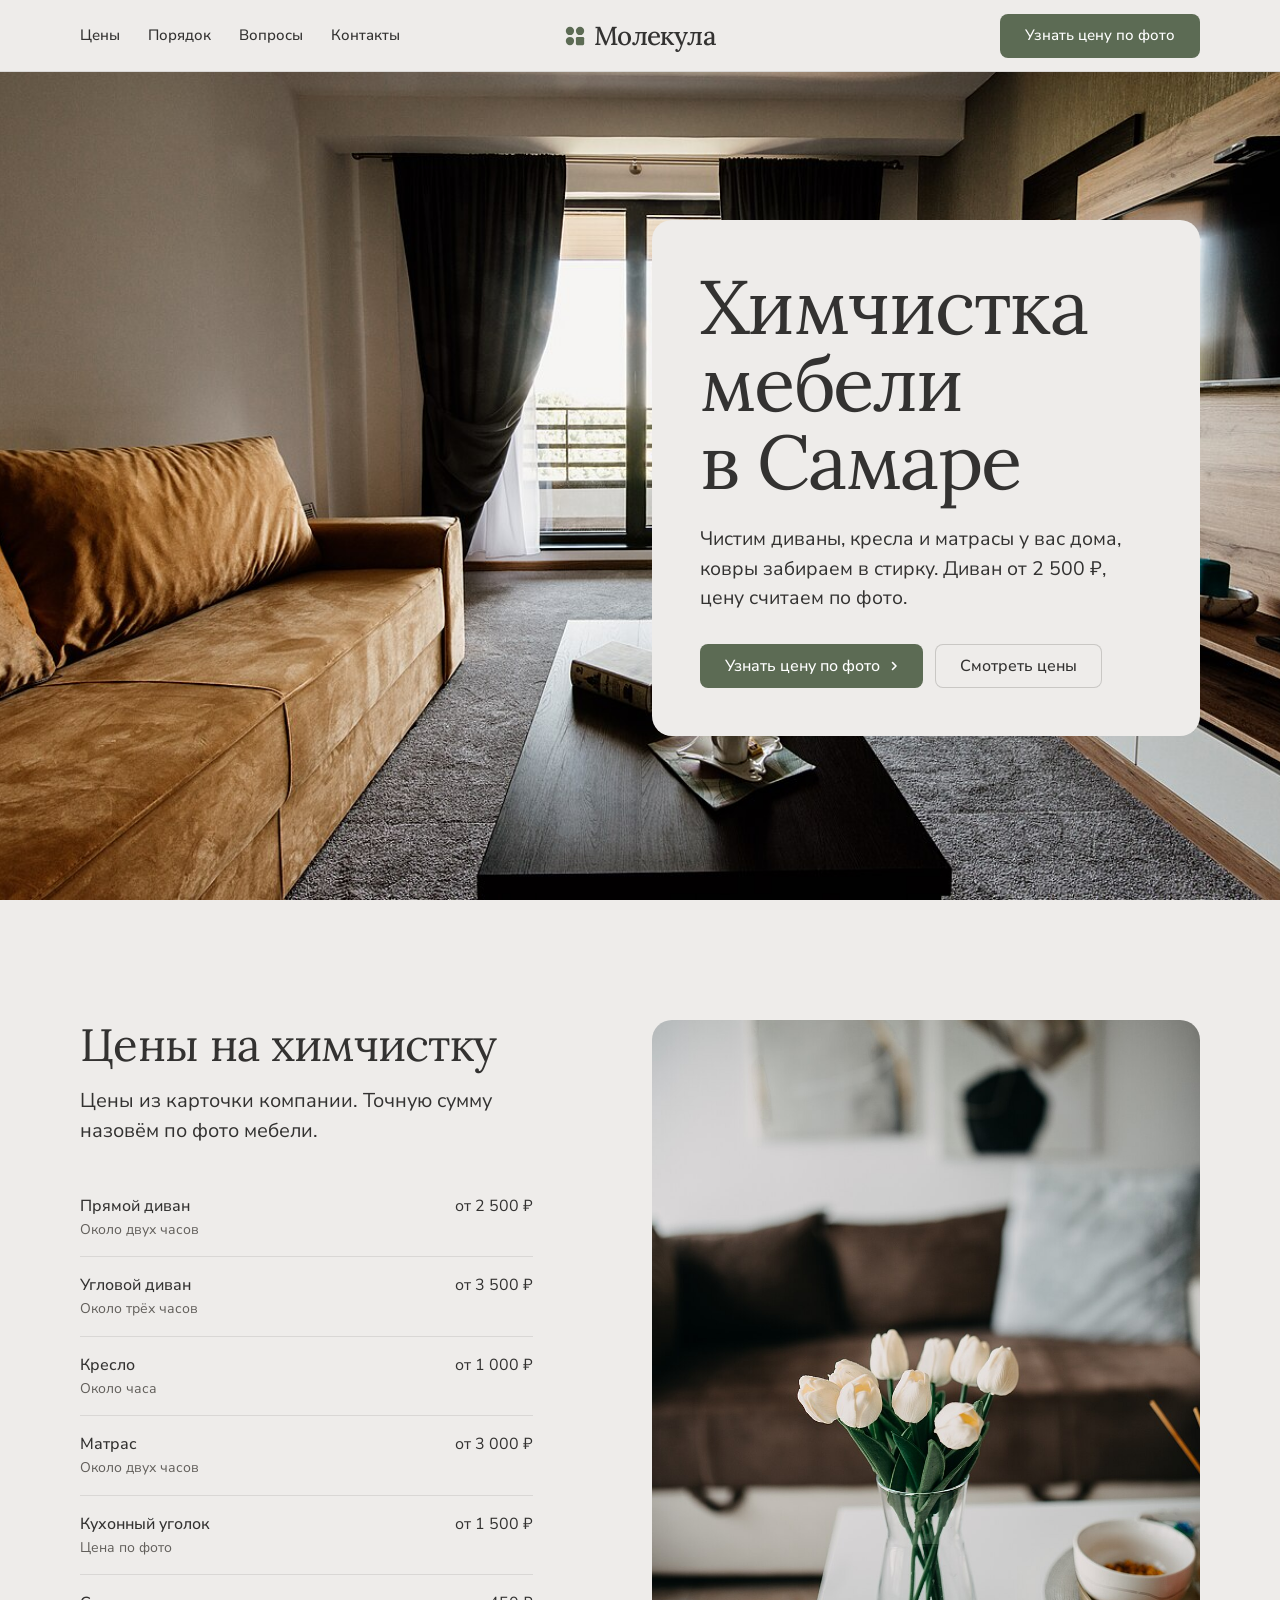
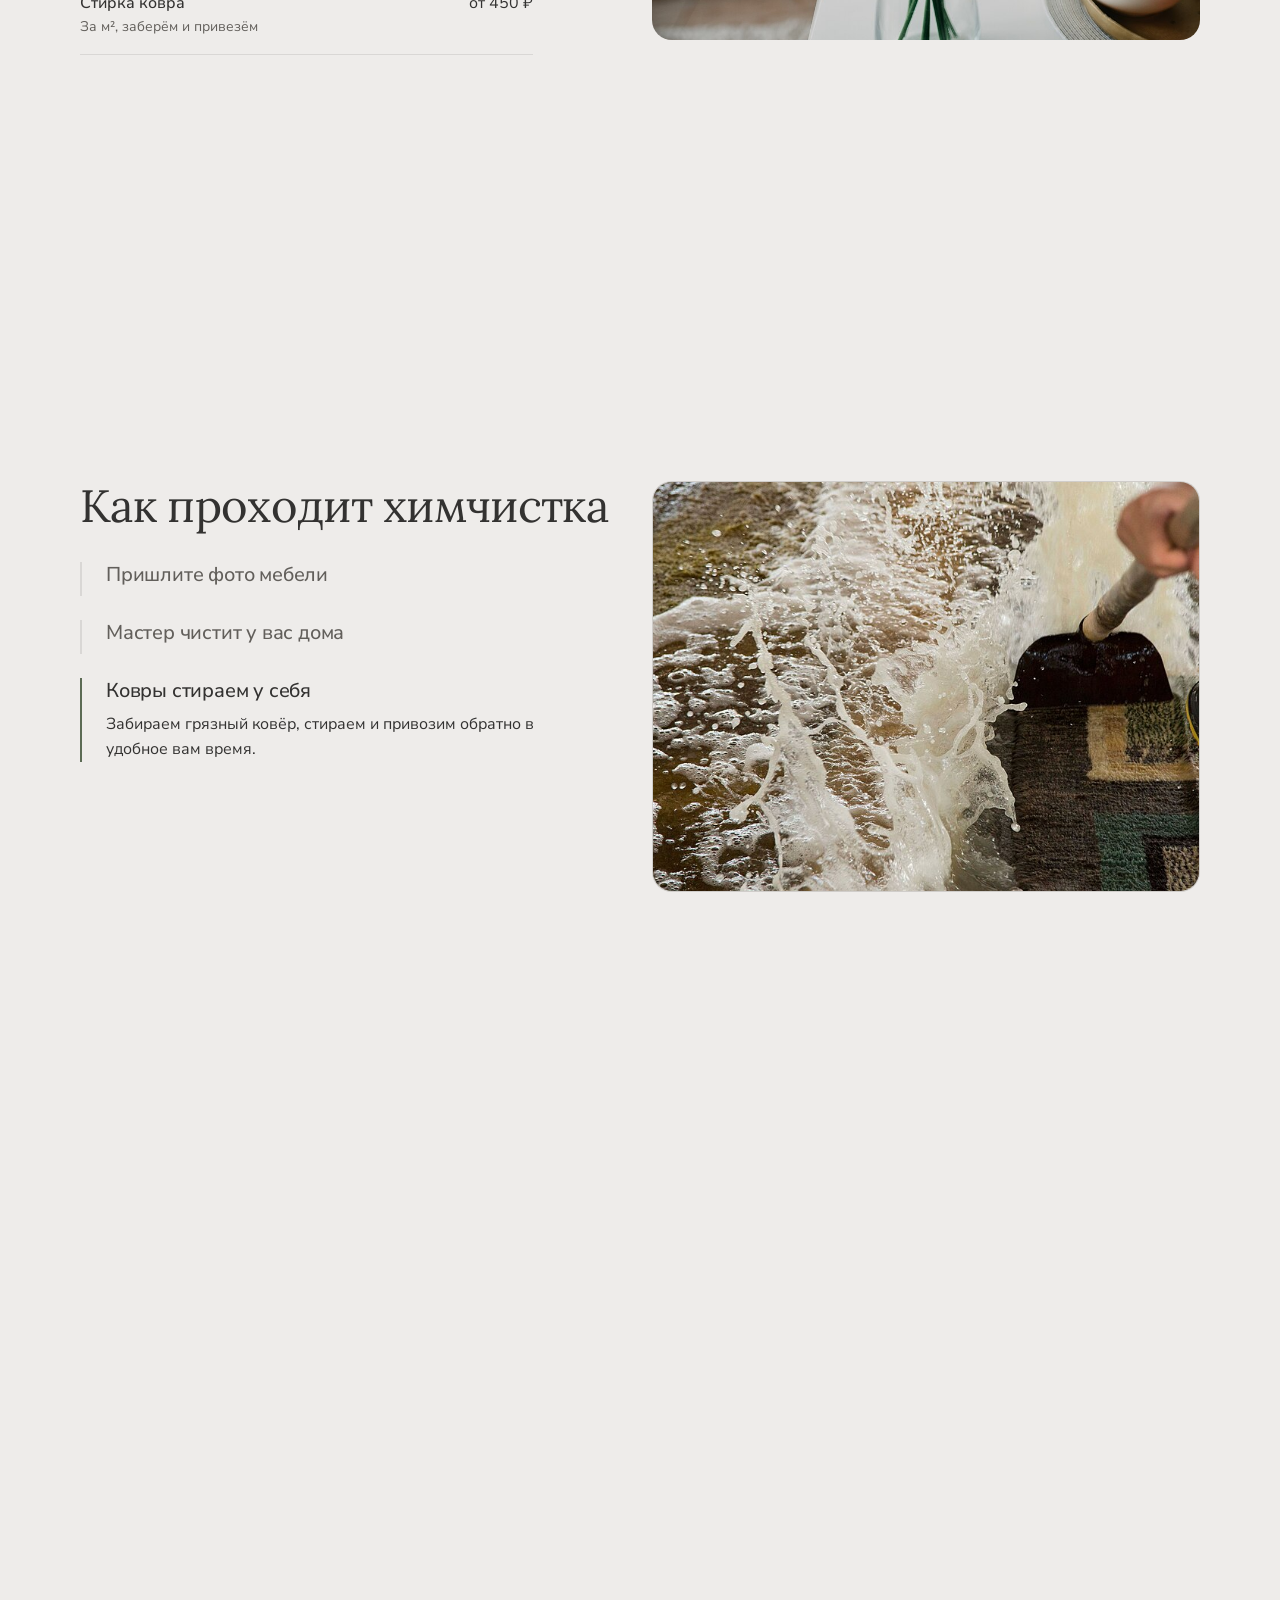
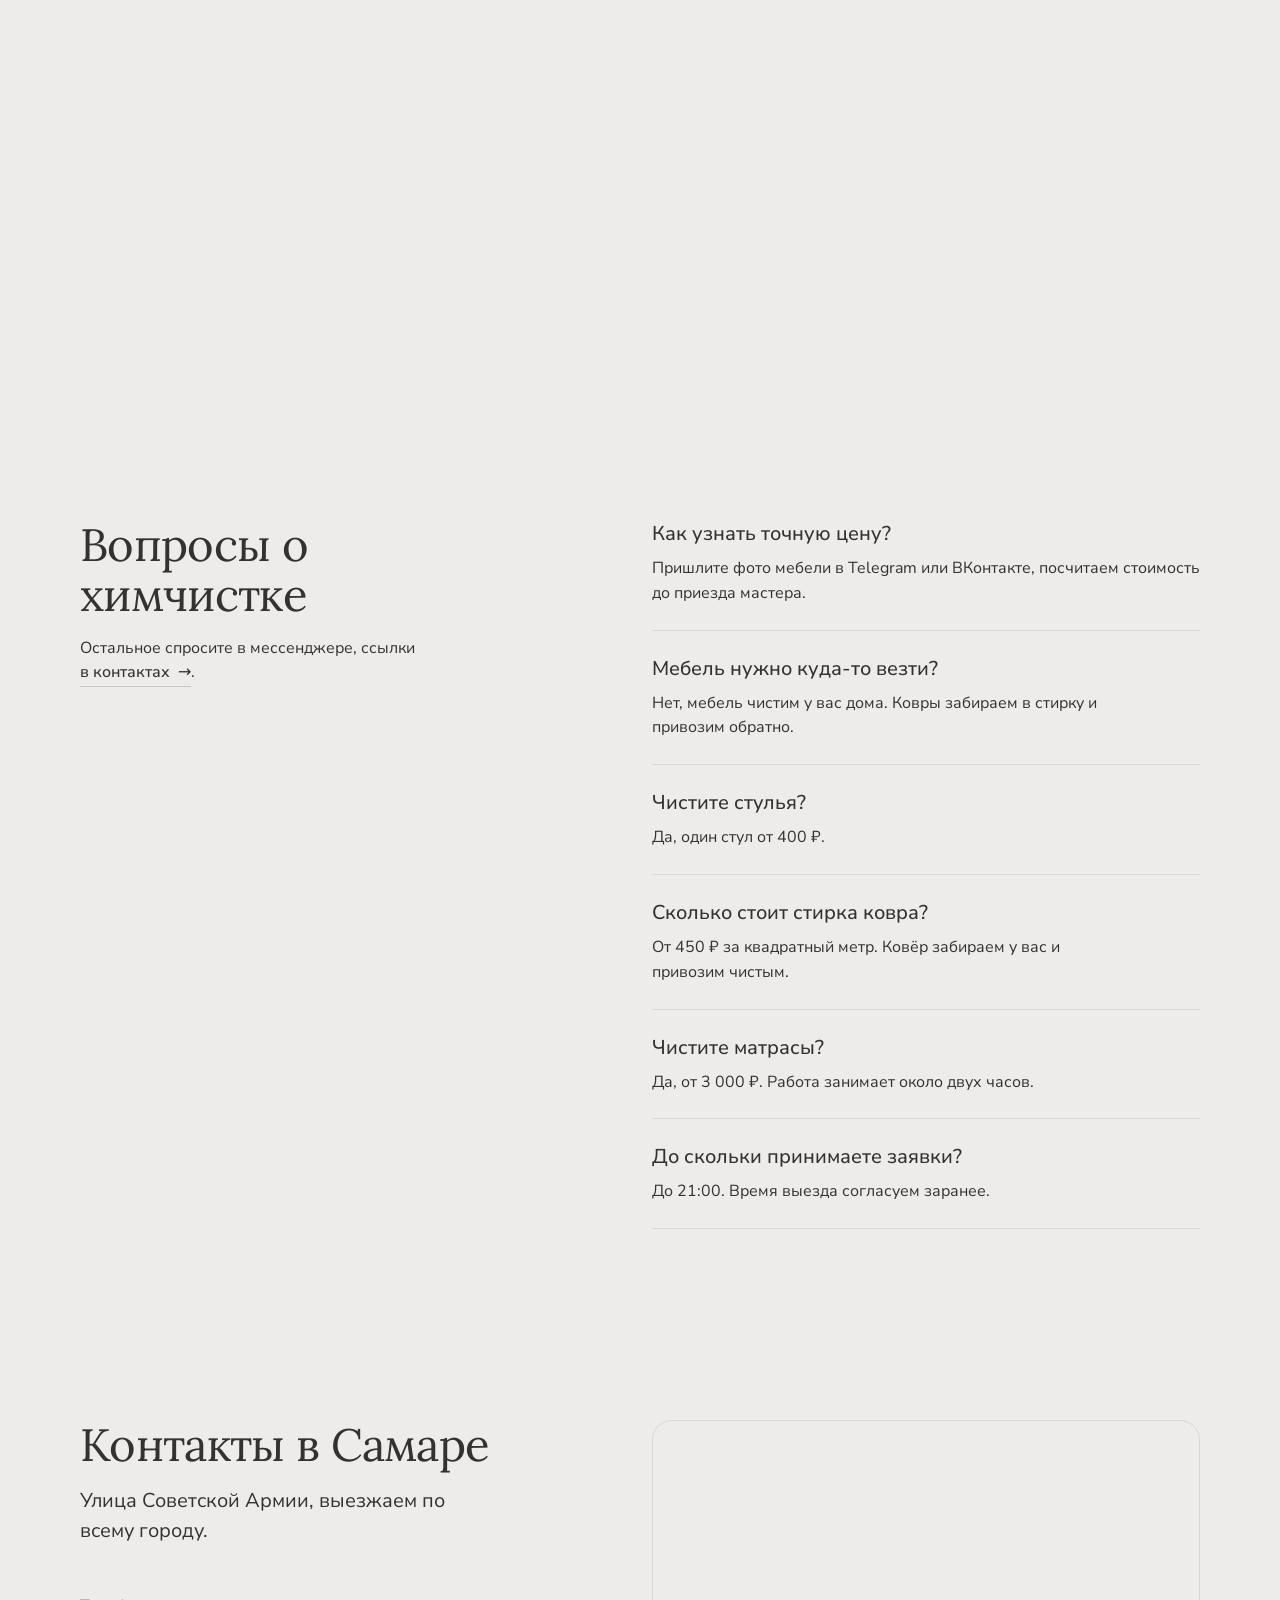
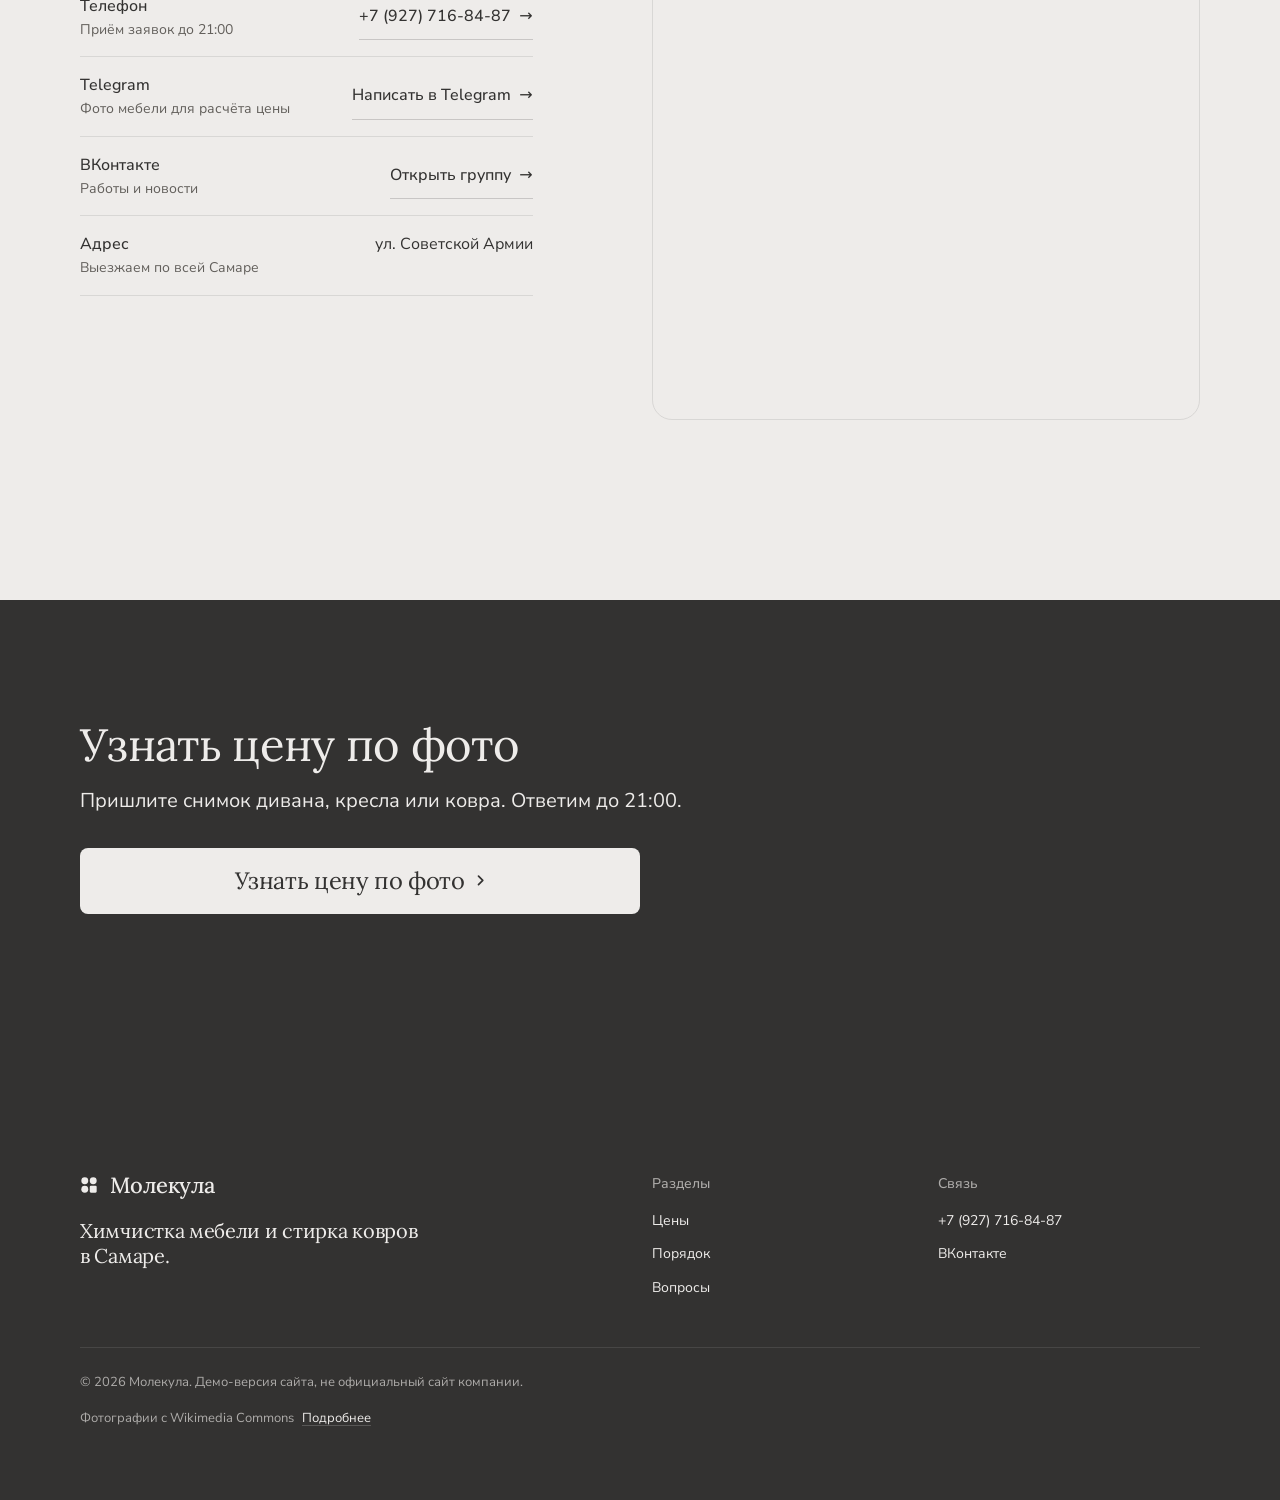
<file: molekula.html>
<!doctype html>
<html lang="ru" data-type="service" data-radius="soft" data-buttons="solid" data-motion>
<head>
<meta charset="utf-8">
<meta name="viewport" content="width=device-width, initial-scale=1, viewport-fit=cover">
<meta name="robots" content="noindex">
<title>Молекула: химчистка мебели и ковров в Самаре</title>
<meta name="description" content="Химчистка диванов, кресел и матрасов у вас дома, стирка ковров с вывозом. Диван от 2 500 ₽, цену считаем по фото.">
<meta property="og:type" content="website">
<meta property="og:title" content="Молекула: химчистка мебели и ковров в Самаре">
<meta property="og:description" content="Чистим мебель у вас дома, ковры забираем в стирку.">
<meta property="og:image" content="assets/img/photo-f187101720-1280.jpg">
<meta name="twitter:card" content="summary_large_image">
<link rel="icon" href="favicon-molekula.svg" type="image/svg+xml">
<meta name="theme-color" content="#eeecea">
<!-- <link rel="canonical" href="https://[домен клиента]/"> -->
<meta name="site-kind" content="other">
<meta name="page-type" content="service">
<link rel="preconnect" href="https://fonts.googleapis.com">
<link rel="preconnect" href="https://fonts.gstatic.com" crossorigin>
<link href="https://fonts.googleapis.com/css2?family=Lora:wght@400..700&family=Nunito+Sans:wght@400..600&display=swap" rel="stylesheet">
<link rel="stylesheet" href="assets/system.css">
<link rel="stylesheet" href="assets/ui/cards.css">
<link rel="stylesheet" href="assets/motion/motion.css">
<link rel="stylesheet" href="assets/layout/layout.css">
<style>
:root {
  --p-bg: #eeecea; --p-surface: #e4e1dd; --p-ink: #333231; --p-muted: #625f5b;
  --p-accent: #5c6b54; --p-accent-ink: #ffffff; --p-action: #5c6b54; --p-action-ink: #ffffff;
  --p-inv-bg: #333231; --p-inv-surface: #3e3d3c; --p-inv-ink: #eeecea; --p-inv-muted: #adaba9;
  --p-inv-accent: #eeecea; --p-inv-accent-ink: #333231; --p-inv-action: #eeecea; --p-inv-action-ink: #333231;
  --font-display: "Lora", Georgia, serif;
  --font-text: "Nunito Sans", system-ui, sans-serif;
  --display-weight: 400;
  --display-tracking: -0.015em;
  --display-tracking-xl: -0.02em;
  --ly-scale: 1.02;
}
</style>
<style>
  .credits > summary::after { content: "Подробнее"; }
  .credits[open] > summary::after { content: "Скрыть"; }
  @media (min-width: 640px) and (max-width: 1279px) { #hero-h { font-size: 56px; } }
  .rows .rows__name small { display: block; font-weight: 400; color: var(--muted); font-size: var(--t-small); }
  .svc-photo { margin: 0; border-radius: var(--r-lg); overflow: hidden; height: min(620px, var(--ly-fit, 620px)); }
  .svc-photo > img { display: block; width: 100%; height: 100%; object-fit: cover; object-position: 50% 60%; }
  @media (max-width: 1023px) { .svc-photo { height: auto; aspect-ratio: 4 / 3; margin-top: var(--s-7); } }
  .map-frame { border-radius: var(--r-lg); overflow: hidden; background: var(--g-alt); height: 600px; }
  .map-frame iframe { display: block; width: 100%; height: 100%; border: 0; }
  @media (max-width: 1023px) { .map-frame { height: 320px; margin-top: var(--s-7); } }
  @media (max-width: 639px) { .map-frame { height: 240px; } }
  @media (min-width: 640px) and (max-width: 1023px) { #services { --h: 2 } }
</style>
<script>document.documentElement.classList.add('m-enter');setTimeout(()=>document.documentElement.classList.add('m-enter-done'),700)</script>
<script>document.documentElement.classList.add('mo-js');setTimeout(()=>document.documentElement.classList.add('mo-safe'),2500)</script>
<link rel="modulepreload" href="assets/moments/moments.js">
<link rel="modulepreload" href="assets/moments/lib.js">
<link rel="modulepreload" href="assets/moments/pinned-chapters/moment.js">
</head>
<body>
<!-- type: service
     deal: hero photo (data-calm right), nav nav-split, close close-type, footer footer-dark, rhythm space,
     buttons solid, mark dots, palette three-stones, type lora (dealt literata/figtree: Figtree has no Cyrillic), grounds none
     moments: pinned-chapters (#how) -->
<header class="nav nav--split">
  <div class="wrap nav__bar">
    <a class="skip-link" href="#top">К содержанию</a>
    <nav class="nav__links" aria-label="Главное меню">
      <div class="nav__item"><a class="nav__link" href="#services">Цены</a></div>
      <div class="nav__item"><a class="nav__link" href="#how">Порядок</a></div>
      <div class="nav__item"><a class="nav__link" href="#faq">Вопросы</a></div>
      <div class="nav__item"><a class="nav__link" href="#visit">Контакты</a></div>
    </nav>
    <a class="nav__logo" href="#top"><span class="mark" data-mark="dots" aria-hidden="true"></span>Молекула</a>
    <div class="nav__actions">
      <a class="btn btn--primary" href="https://t.me/Molekula63">Узнать цену по фото</a>
    </div>
    <button class="nav__toggle" type="button" aria-expanded="false" aria-label="Меню">
      <svg width="18" height="18" viewBox="0 0 18 18" aria-hidden="true"><path d="M2 5h14M2 13h14" stroke="currentColor" stroke-width="1.6" stroke-linecap="round"/></svg>
    </button>
  </div>
</header>

<main id="top">
  <section class="hero hero--photo" data-enter data-calm="right" aria-labelledby="hero-h">
    <img class="hero__bg" src="assets/img/photo-f187101720-1280.jpg" srcset="assets/img/photo-f187101720-960.jpg 960w, assets/img/photo-f187101720-1280.jpg 1280w" sizes="(max-width: 639px) 300vw, 100vw" alt="Светлая гостиная с замшевым диваном песочного цвета, ковром и окном на балкон" style="--ly-pos: 30% 50%; --ly-pos-phone: 20% 50%" fetchpriority="high" data-source="stand-in" data-subject="диван в гостиной">
    <div class="wrap"><div class="hero-text">
      <div class="hero__text">
        <h1 id="hero-h">Химчистка мебели в Самаре</h1>
        <p class="hero__lead">Чистим диваны, кресла и матрасы у вас дома, ковры забираем в стирку. Диван от 2 500 ₽, цену считаем по фото.</p>
        <div class="btn-row"><a class="btn btn--primary" href="https://t.me/Molekula63">Узнать цену по фото<svg class="m-arrow" viewBox="0 0 12 12" aria-hidden="true"><path class="m-arrow__stem" d="M1 6h8"/><path class="m-arrow__head" d="M4.5 2.5 8 6l-3.5 3.5"/></svg></a><a class="btn btn--secondary" href="#services">Смотреть цены</a></div>
      </div>
    </div></div>
  </section>

  <section class="section" id="services" aria-labelledby="services-h">
    <div class="wrap grid grid--top">
      <div class="span-5">
        <div class="section-head">
          <h2 id="services-h">Цены на химчистку</h2>
          <p>Цены из карточки компании. Точную сумму назовём по фото мебели.</p>
        </div>
        <ul class="rows">
          <li><span class="rows__name">Прямой диван<small>Около двух часов</small></span><span class="rows__value">от 2 500 ₽</span></li>
          <li><span class="rows__name">Угловой диван<small>Около трёх часов</small></span><span class="rows__value">от 3 500 ₽</span></li>
          <li><span class="rows__name">Кресло<small>Около часа</small></span><span class="rows__value">от 1 000 ₽</span></li>
          <li><span class="rows__name">Матрас<small>Около двух часов</small></span><span class="rows__value">от 3 000 ₽</span></li>
          <li><span class="rows__name">Кухонный уголок<small>Цена по фото</small></span><span class="rows__value">от 1 500 ₽</span></li>
          <li><span class="rows__name">Стирка ковра<small>За м², заберём и привезём</small></span><span class="rows__value">от 450 ₽</span></li>
        </ul>
      </div>
      <figure class="svc-photo span-6 start-7"><img src="assets/img/photo-f191851150-960.jpg" alt="Белые тюльпаны в вазе на столике перед коричневым диваном" width="960" height="1440" loading="lazy" data-source="stand-in" data-subject="диван в гостиной"></figure>
    </div>
  </section>

  <section class="section" id="how" style="--h: 2" data-moment="pinned-chapters" aria-labelledby="how-h">
    <div class="wrap mo-pc__grid">
      <div class="mo-pc__text">
        <h2 id="how-h">Как проходит химчистка</h2>
        <ol class="mo-pc__steps">
          <li class="mo-pc__step">
            <h3>Пришлите фото мебели</h3>
            <p>Напишите в Telegram или ВКонтакте и приложите снимки. Посчитаем цену и выберем день.</p>
            <figure class="mo-pc__visual"><img src="assets/img/photo-f201267141-960.jpg" alt="Рука в перчатке протирает столик у серого дивана" width="960" height="640"></figure>
          </li>
          <li class="mo-pc__step">
            <h3>Мастер чистит у вас дома</h3>
            <p>Приезжаем в назначенное время. Прямой диван занимает около двух часов, угловой около трёх.</p>
            <figure class="mo-pc__visual"><img src="assets/img/photo-f200998291-960.jpg" alt="Женщина чистит обивку дивана ручным пылесосом" width="960" height="1440"></figure>
          </li>
          <li class="mo-pc__step">
            <h3>Ковры стираем у себя</h3>
            <p>Забираем грязный ковёр, стираем и привозим обратно в удобное вам время.</p>
            <figure class="mo-pc__visual"><img src="assets/img/photo-f117895792-960.jpg" alt="Ковёр промывают струёй воды со щёткой" width="960" height="539"></figure>
          </li>
        </ol>
      </div>
      <div class="mo-pc__visuals frame"></div>
    </div>
  </section>

  <section class="section" id="faq" aria-labelledby="faq-h">
    <div class="wrap grid grid--top">
      <div class="span-5 stack-4">
        <h2 id="faq-h">Вопросы о химчистке</h2>
        <p>Остальное спросите в мессенджере, ссылки <a class="link" href="#visit">в контактах</a>.</p>
      </div>
      <div class="faq span-6 start-7">
        <div class="faq__item"><h3>Как узнать точную цену?</h3><p>Пришлите фото мебели в Telegram или ВКонтакте, посчитаем стоимость до приезда мастера.</p></div>
        <div class="faq__item"><h3>Мебель нужно куда-то везти?</h3><p>Нет, мебель чистим у вас дома. Ковры забираем в стирку и привозим обратно.</p></div>
        <div class="faq__item"><h3>Чистите стулья?</h3><p>Да, один стул от 400 ₽.</p></div>
        <div class="faq__item"><h3>Сколько стоит стирка ковра?</h3><p>От 450 ₽ за квадратный метр. Ковёр забираем у вас и привозим чистым.</p></div>
        <div class="faq__item"><h3>Чистите матрасы?</h3><p>Да, от 3 000 ₽. Работа занимает около двух часов.</p></div>
        <div class="faq__item"><h3>До скольки принимаете заявки?</h3><p>До 21:00. Время выезда согласуем заранее.</p></div>
      </div>
    </div>
  </section>

  <section class="section" id="visit" aria-labelledby="visit-h">
    <div class="wrap grid grid--top">
      <div class="span-5 stack-5">
        <div class="section-head">
          <h2 id="visit-h">Контакты в Самаре</h2>
          <p>Улица Советской Армии, выезжаем по всему городу.</p>
        </div>
        <ul class="rows">
          <li><span class="rows__name">Телефон<small>Приём заявок до 21:00</small></span><a class="link rows__value" href="tel:+79277168487">+7 (927) 716-84-87</a></li>
          <li><span class="rows__name">Telegram<small>Фото мебели для расчёта цены</small></span><a class="link rows__value" href="https://t.me/Molekula63">Написать в Telegram</a></li>
          <li><span class="rows__name">ВКонтакте<small>Работы и новости</small></span><a class="link rows__value" href="https://vk.ru/club235515962">Открыть группу</a></li>
          <li><span class="rows__name">Адрес<small>Выезжаем по всей Самаре</small></span><span class="rows__value">ул. Советской Армии</span></li>
        </ul>
      </div>
      <div class="frame map-frame span-6 start-7">
        <iframe title="Молекула на карте Google, улица Советской Армии, Самара" src="https://www.google.com/maps?q=%D0%A1%D0%B0%D0%BC%D0%B0%D1%80%D0%B0%2C+%D1%83%D0%BB.+%D0%A1%D0%BE%D0%B2%D0%B5%D1%82%D1%81%D0%BA%D0%BE%D0%B9+%D0%90%D1%80%D0%BC%D0%B8%D0%B8%2C+117%D0%90&hl=ru&z=16&output=embed" loading="lazy" referrerpolicy="no-referrer-when-downgrade"></iframe>
      </div>
    </div>
  </section>
</main>

<footer class="footer closing footer--dark ground-inverse" id="contact" aria-labelledby="close-h">
  <div class="wrap">
    <div class="closing__cta close--type">
      <div class="section-head">
        <h2 id="close-h">Узнать цену по фото</h2>
        <p class="t-lead">Пришлите снимок дивана, кресла или ковра. Ответим до 21:00.</p>
      </div>
      <a class="btn btn--primary btn--xl" href="https://t.me/Molekula63">Узнать цену по фото<svg class="m-arrow" viewBox="0 0 12 12" aria-hidden="true"><path class="m-arrow__stem" d="M1 6h8"/><path class="m-arrow__head" d="M4.5 2.5 8 6l-3.5 3.5"/></svg></a>
    </div>
    <div class="closing__links">
      <div class="grid">
        <div class="span-6 stack-4">
          <a class="nav__logo" href="#top"><span class="mark" data-mark="dots" aria-hidden="true"></span>Молекула</a>
          <p class="footer__lede">Химчистка мебели и стирка ковров в Самаре.</p>
        </div>
        <div class="span-3 start-7 footer__col"><h3>Разделы</h3><ul><li><a href="#services">Цены</a></li><li><a href="#how">Порядок</a></li><li><a href="#faq">Вопросы</a></li></ul></div>
        <div class="span-3 footer__col"><h3>Связь</h3><ul><li><a href="tel:+79277168487">+7 (927) 716-84-87</a></li><li><a href="https://vk.ru/club235515962">ВКонтакте</a></li></ul></div>
      </div>
      <div class="footer__legal">
        <span>&copy; 2026 Молекула. Демо-версия сайта, не официальный сайт компании.</span>
        <details class="credits"><summary>Фотографии с Wikimedia Commons</summary><p>Гостиная, тюльпаны, уборка столика и чистка дивана: Shixart1985 (CC BY 2.0). Стирка ковра: Alirahmani97 (CC BY-SA 4.0). Фотографии иллюстрируют услуги и не сняты у компании.</p></details>
      </div>
    </div>
  </div>
</footer>
<nav class="actionbar" aria-label="Быстрые действия">
  <a class="btn btn--primary" href="https://t.me/Molekula63">Узнать цену по фото</a>
</nav>

<script type="module" src="assets/system.js"></script>
<script type="module" src="assets/motion/motion.js"></script>
<script type="module" src="assets/layout/layout.js"></script>
</body>
</html>
</file>
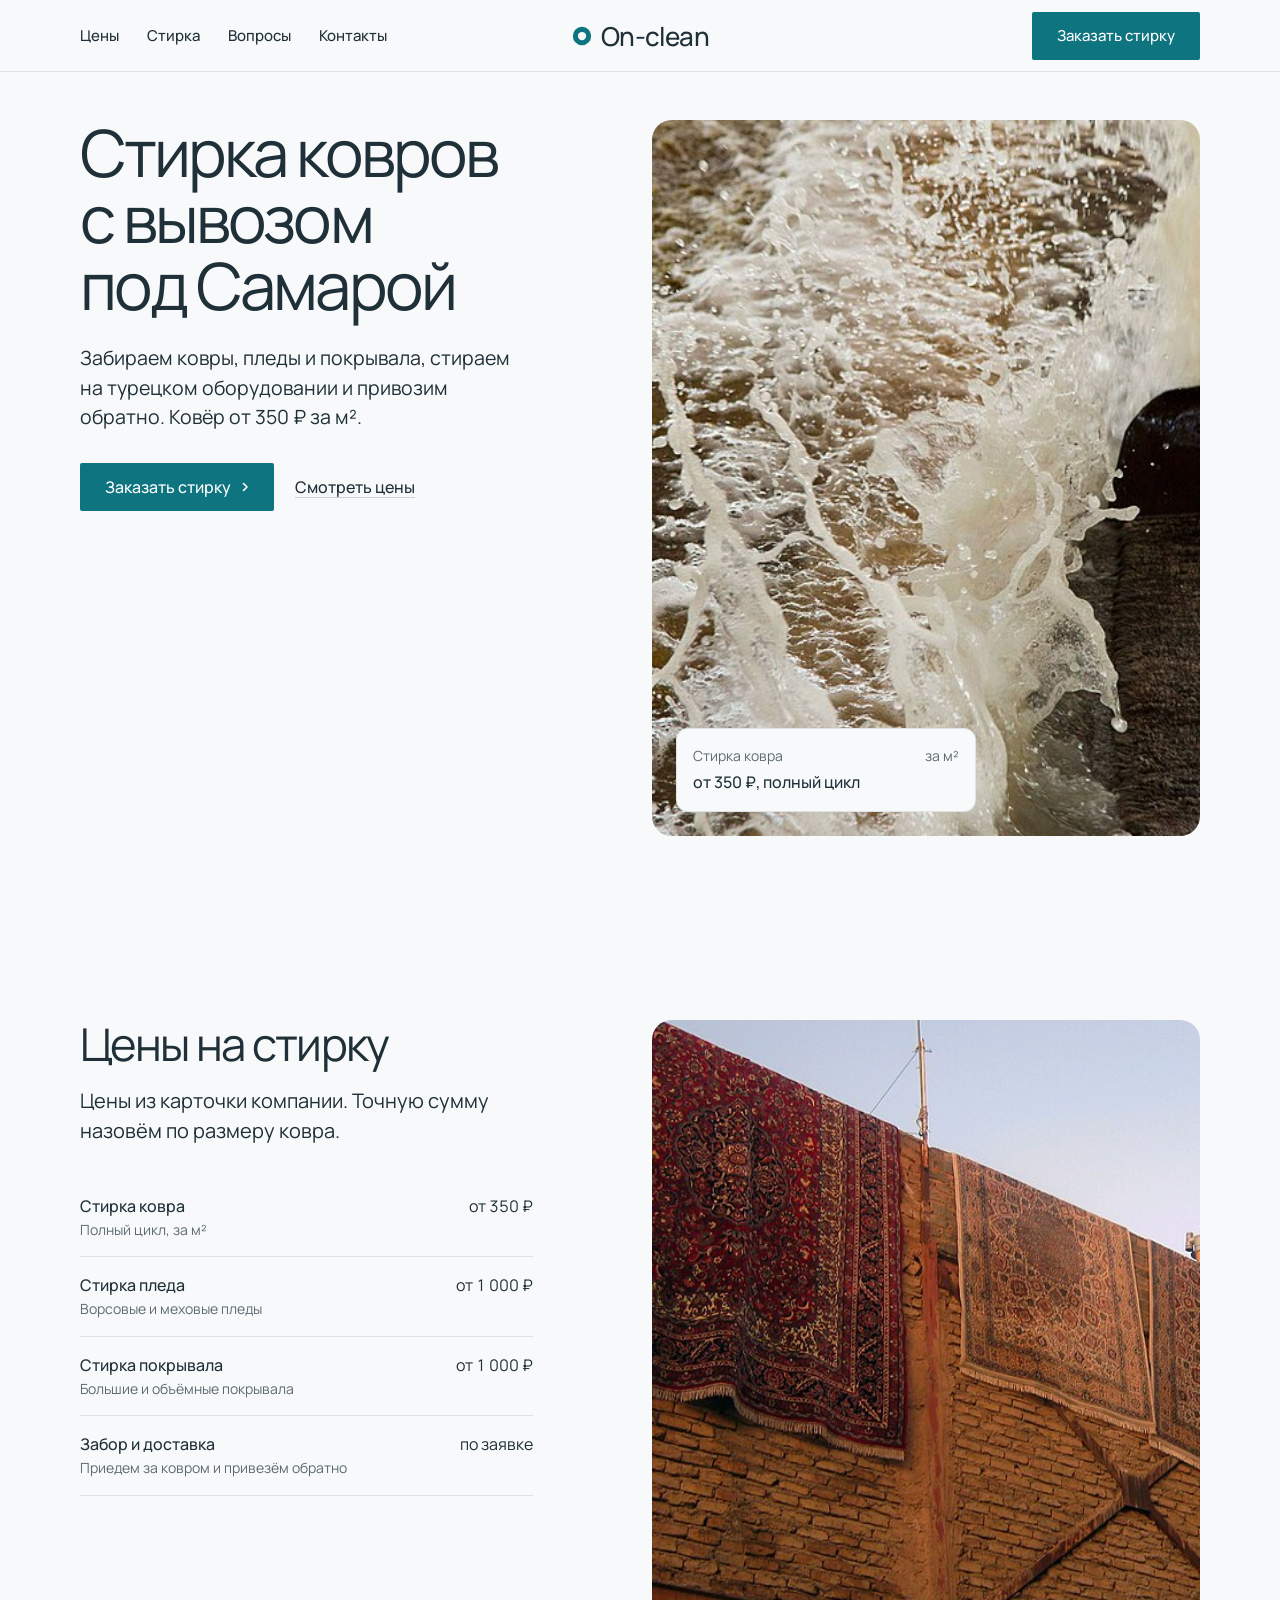
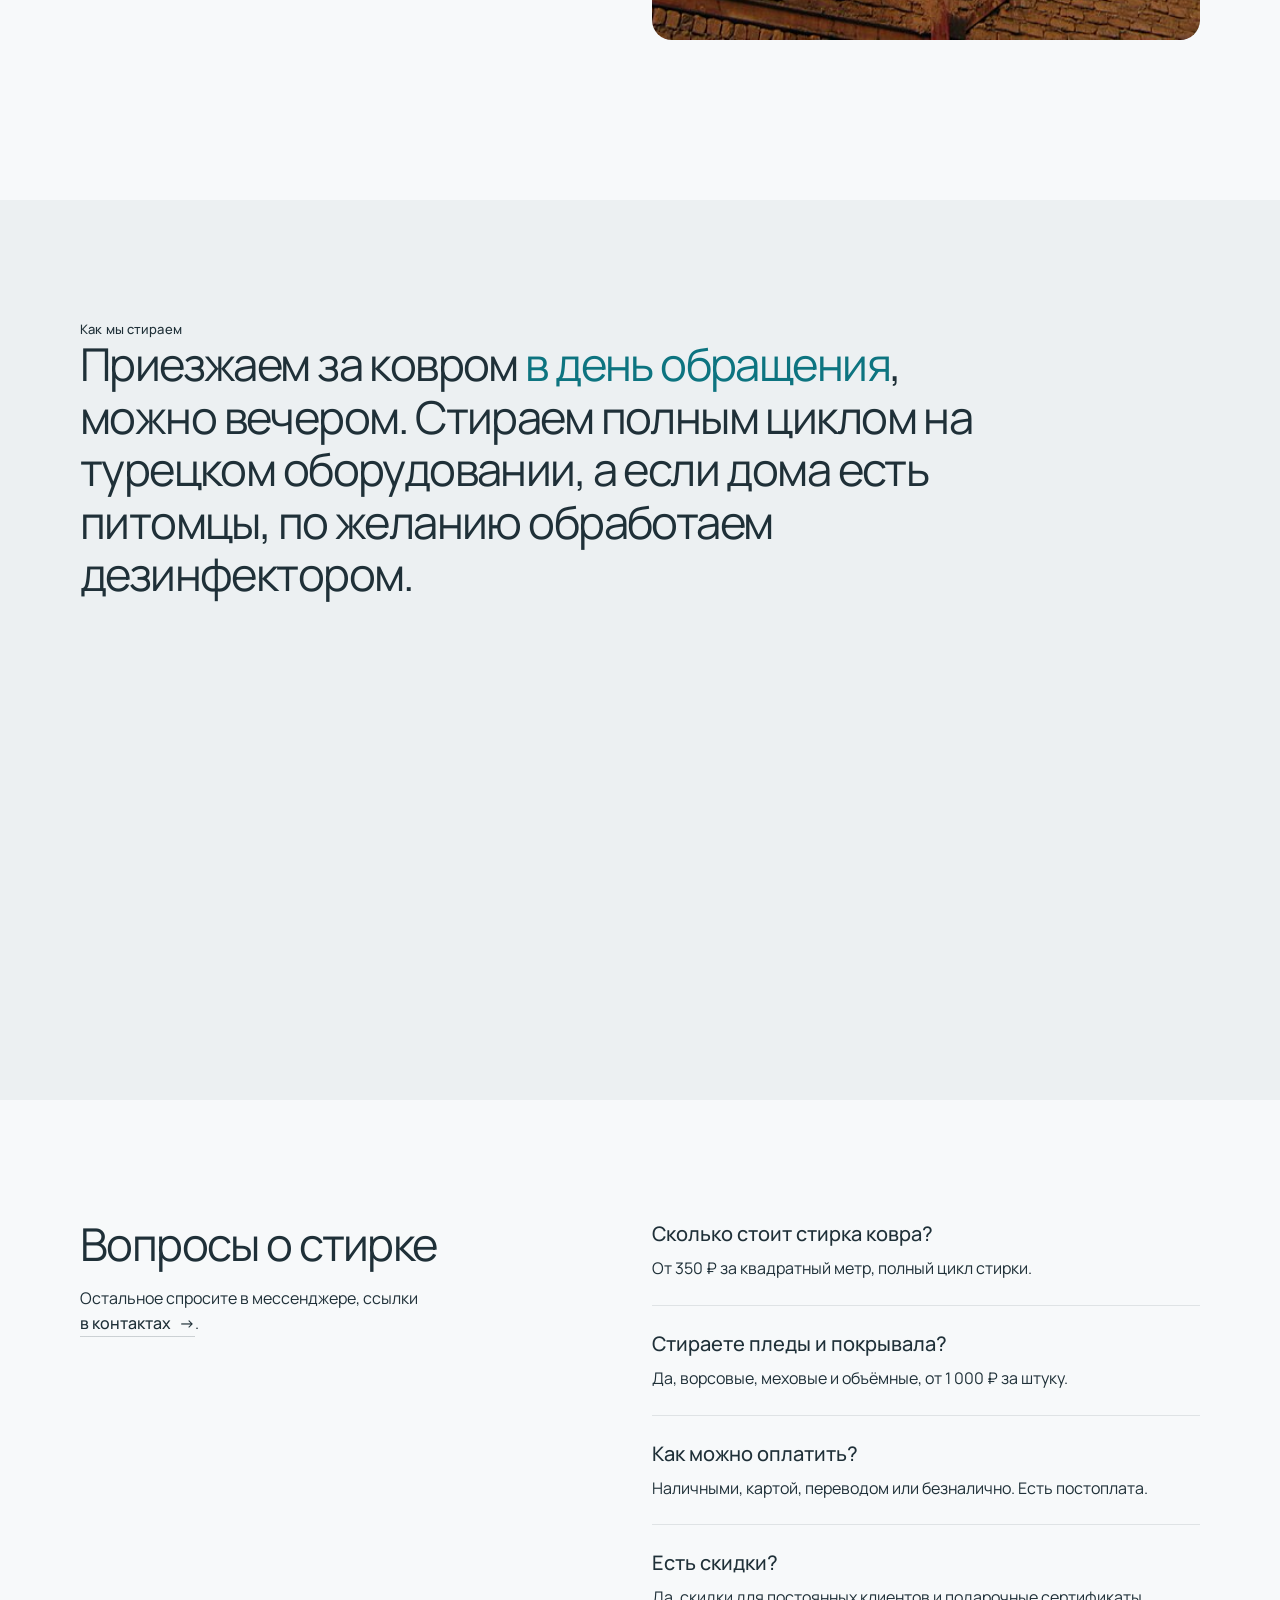
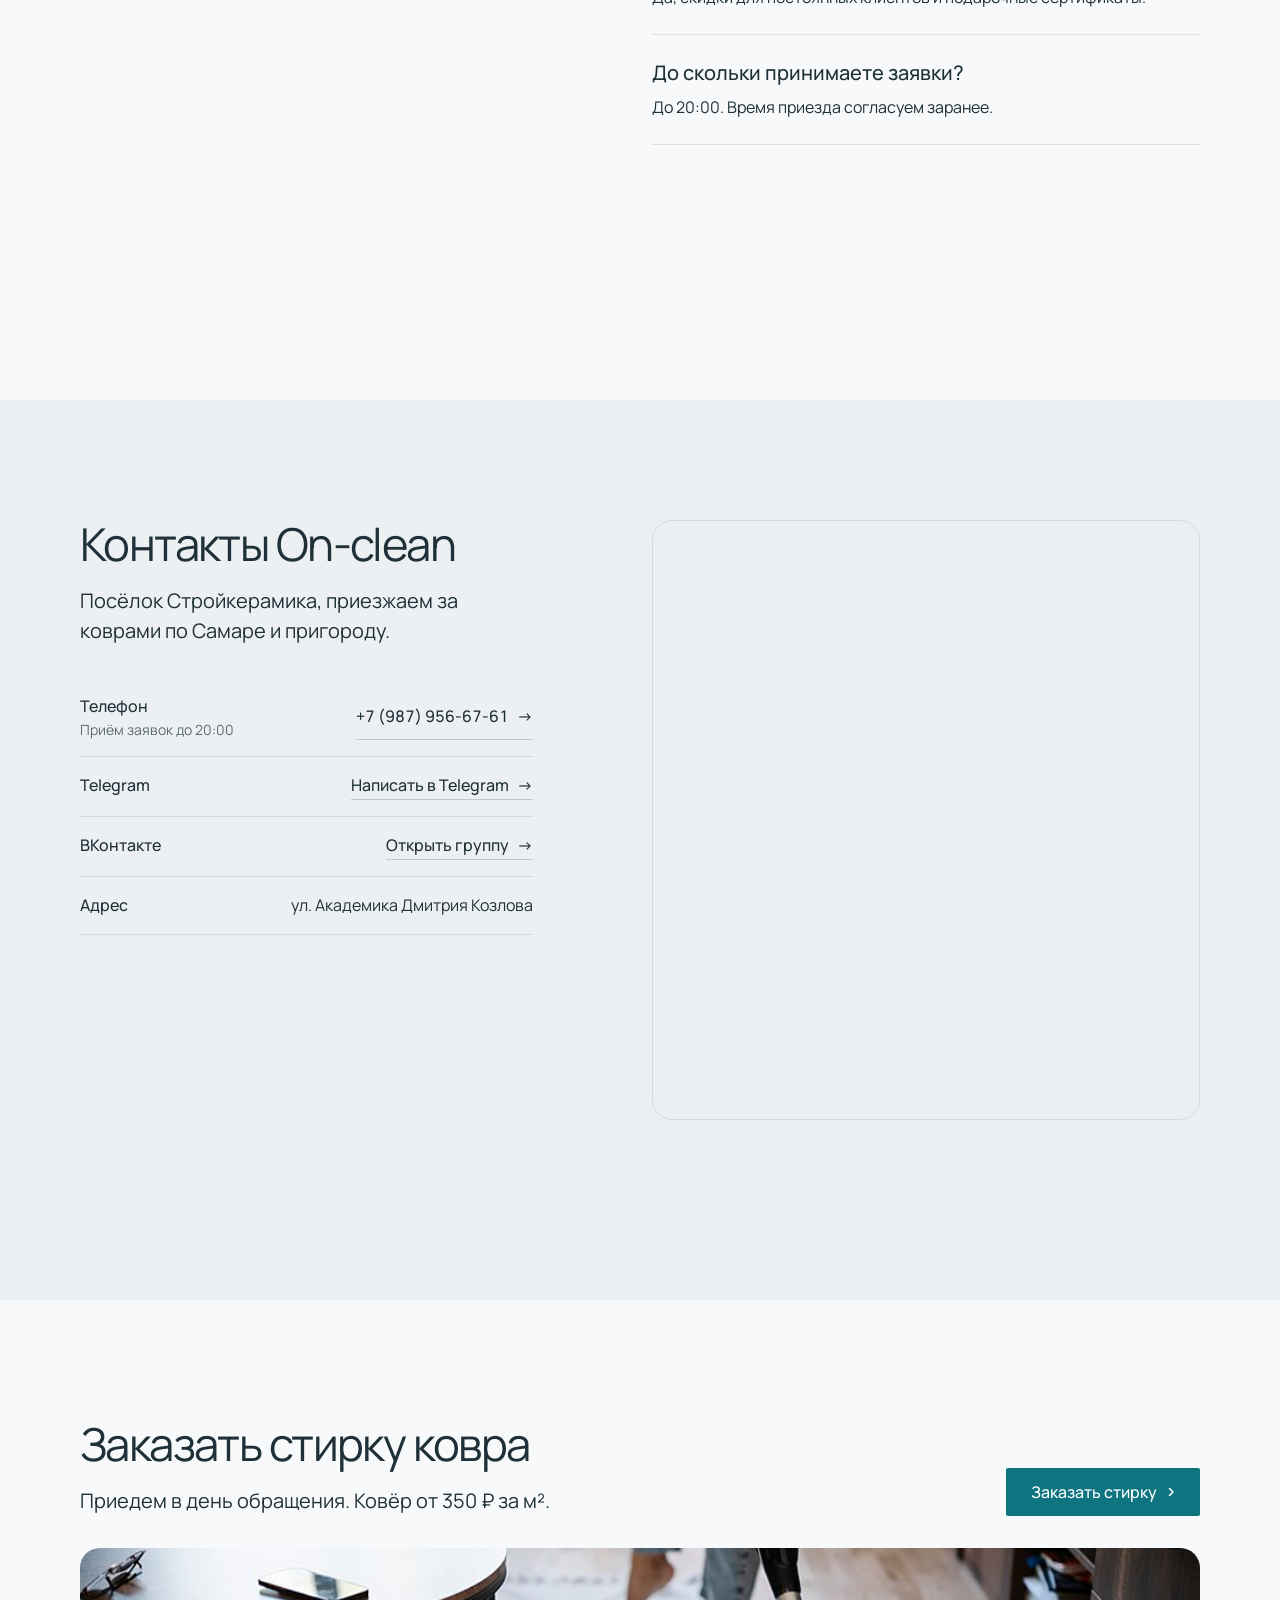
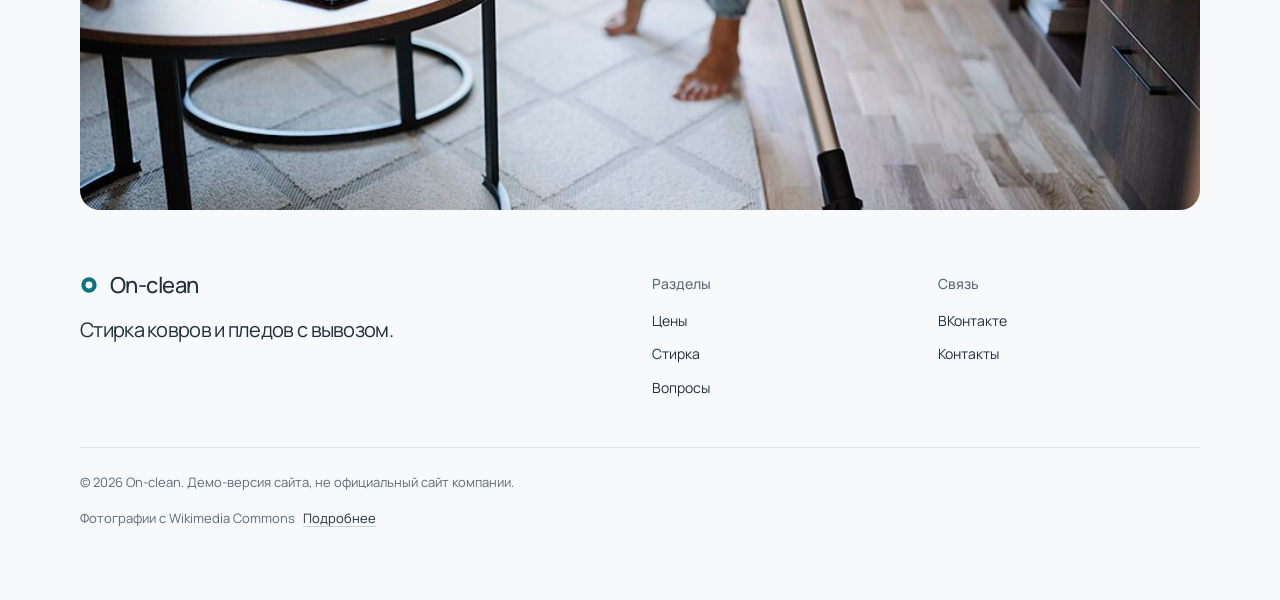
<file: on-clean.html>
<!doctype html>
<html lang="ru" data-type="service" data-radius="soft" data-buttons="block" data-motion>
<head>
<meta charset="utf-8">
<meta name="viewport" content="width=device-width, initial-scale=1, viewport-fit=cover">
<meta name="robots" content="noindex">
<title>On-clean: стирка ковров и пледов с вывозом под Самарой</title>
<meta name="description" content="Забираем ковры, пледы и покрывала, стираем на турецком оборудовании и привозим обратно. Ковёр от 350 ₽ за м².">
<meta property="og:type" content="website">
<meta property="og:title" content="On-clean: стирка ковров и пледов с вывозом под Самарой">
<meta property="og:description" content="Стирка ковров с забором и доставкой, от 350 ₽ за м².">
<meta property="og:image" content="assets/img/photo-f117895792-1280.jpg">
<meta name="twitter:card" content="summary_large_image">
<link rel="icon" href="favicon-on-clean.svg" type="image/svg+xml">
<meta name="theme-color" content="#f7f9fa">
<!-- <link rel="canonical" href="https://[домен клиента]/"> -->
<meta name="site-kind" content="other">
<meta name="page-type" content="service">
<link rel="preconnect" href="https://fonts.googleapis.com">
<link rel="preconnect" href="https://fonts.gstatic.com" crossorigin>
<link href="https://fonts.googleapis.com/css2?family=Manrope:wght@400..700&display=swap" rel="stylesheet">
<link rel="stylesheet" href="assets/system.css">
<link rel="stylesheet" href="assets/ui/cards.css">
<link rel="stylesheet" href="assets/motion/motion.css">
<link rel="stylesheet" href="assets/layout/layout.css">
<style>
:root {
  --p-bg: #f7f9fa; --p-surface: #ecf0f2; --p-ink: #1f3038; --p-muted: #5d6b72;
  --p-accent: #0d7480; --p-accent-ink: #ffffff; --p-action: #0d7480; --p-action-ink: #ffffff;
  --p-inv-bg: #1f3038; --p-inv-surface: #2c3c44; --p-inv-ink: #f7f9fa; --p-inv-muted: #9ea7ab;
  --p-inv-accent: #f7f9fa; --p-inv-accent-ink: #1f3038; --p-inv-action: #f7f9fa; --p-inv-action-ink: #1f3038;
  --font-display: "Manrope", system-ui, sans-serif;
  --font-text: "Manrope", system-ui, sans-serif;
  --display-weight: 400;
  --display-tracking: -0.035em;
  --display-tracking-xl: -0.045em;
  --ly-scale: 0.97;
}
</style>
<style>
  .credits > summary::after { content: "Подробнее"; }
  .credits[open] > summary::after { content: "Скрыть"; }
  .rows .rows__name small { display: block; font-weight: 400; color: var(--muted); font-size: var(--t-small); }
  .svc-photo { margin: 0; border-radius: var(--r-lg); overflow: hidden; height: min(620px, var(--ly-fit, 620px)); }
  .svc-photo > img { display: block; width: 100%; height: 100%; object-fit: cover; object-position: 25% 50%; }
  @media (max-width: 1023px) { .svc-photo { height: auto; aspect-ratio: 4 / 3; margin-top: var(--s-7); } }
  .map-frame { border-radius: var(--r-lg); overflow: hidden; background: var(--g-alt); height: 600px; }
  .map-frame iframe { display: block; width: 100%; height: 100%; border: 0; }
  @media (max-width: 1023px) { .map-frame { height: 320px; margin-top: var(--s-7); } }
  @media (max-width: 639px) { .map-frame { height: 240px; } }
</style>
<script>document.documentElement.classList.add('m-enter');setTimeout(()=>document.documentElement.classList.add('m-enter-done'),700)</script>
<script>document.documentElement.classList.add('mo-js');setTimeout(()=>document.documentElement.classList.add('mo-safe'),2500)</script>
<link rel="modulepreload" href="assets/moments/moments.js">
<link rel="modulepreload" href="assets/moments/lib.js">
<link rel="modulepreload" href="assets/moments/word-highlight/moment.js">
</head>
<body>
<!-- type: service
     deal: hero split, nav nav-split, close close-photo, footer footer-columns, rhythm surface-pairs,
     buttons block, mark ring (initial clipped in the footer), palette cool-white-slate, type manrope (dealt newsreader has no Cyrillic), grounds none
     moments: word-highlight (#about) -->
<header class="nav nav--split">
  <div class="wrap nav__bar">
    <a class="skip-link" href="#top">К содержанию</a>
    <nav class="nav__links" aria-label="Главное меню">
      <div class="nav__item"><a class="nav__link" href="#services">Цены</a></div>
      <div class="nav__item"><a class="nav__link" href="#about">Стирка</a></div>
      <div class="nav__item"><a class="nav__link" href="#faq">Вопросы</a></div>
      <div class="nav__item"><a class="nav__link" href="#visit">Контакты</a></div>
    </nav>
    <a class="nav__logo" href="#top"><span class="mark" data-mark="ring" aria-hidden="true"></span>On-clean</a>
    <div class="nav__actions">
      <a class="btn btn--primary" href="https://t.me/Artem_63z">Заказать стирку</a>
    </div>
    <button class="nav__toggle" type="button" aria-expanded="false" aria-label="Меню">
      <svg width="18" height="18" viewBox="0 0 18 18" aria-hidden="true"><path d="M2 5h14M2 13h14" stroke="currentColor" stroke-width="1.6" stroke-linecap="round"/></svg>
    </button>
  </div>
</header>

<main id="top">
  <section class="hero hero--split" data-enter aria-labelledby="hero-h">
    <div class="wrap"><div class="hero-text grid hero__grid">
      <div class="hero__text span-5">
        <h1 id="hero-h">Стирка ковров с вывозом под Самарой</h1>
        <p class="hero__lead">Забираем ковры, пледы и покрывала, стираем на турецком оборудовании и привозим обратно. Ковёр от 350 ₽ за м².</p>
        <div class="btn-row"><a class="btn btn--primary" href="https://t.me/Artem_63z">Заказать стирку<svg class="m-arrow" viewBox="0 0 12 12" aria-hidden="true"><path class="m-arrow__stem" d="M1 6h8"/><path class="m-arrow__head" d="M4.5 2.5 8 6l-3.5 3.5"/></svg></a><a class="btn btn--secondary" href="#services">Смотреть цены</a></div>
      </div>
      <div class="hero__media span-6 start-7">
        <img src="assets/img/photo-f117895792-1280.jpg" srcset="assets/img/photo-f117895792-960.jpg 960w, assets/img/photo-f117895792-1280.jpg 1280w" sizes="(max-width: 639px) 200vw, 50vw" alt="Ковёр промывают струёй воды со щёткой" style="--ly-pos: 45% 50%" fetchpriority="high" data-source="stand-in" data-subject="стирка ковра">
        <div class="ly-float">
          <div class="ly-float__row"><span>Стирка ковра</span><span>за м²</span></div>
          <div class="ly-float__title">от 350 ₽, полный цикл</div>
        </div>
      </div>
    </div></div>
  </section>

  <section class="section" id="services" aria-labelledby="services-h">
    <div class="wrap grid grid--top">
      <div class="span-5">
        <div class="section-head">
          <h2 id="services-h">Цены на стирку</h2>
          <p>Цены из карточки компании. Точную сумму назовём по размеру ковра.</p>
        </div>
        <ul class="rows">
          <li><span class="rows__name">Стирка ковра<small>Полный цикл, за м²</small></span><span class="rows__value">от 350 ₽</span></li>
          <li><span class="rows__name">Стирка пледа<small>Ворсовые и меховые пледы</small></span><span class="rows__value">от 1 000 ₽</span></li>
          <li><span class="rows__name">Стирка покрывала<small>Большие и объёмные покрывала</small></span><span class="rows__value">от 1 000 ₽</span></li>
          <li><span class="rows__name">Забор и доставка<small>Приедем за ковром и привезём обратно</small></span><span class="rows__value">по заявке</span></li>
        </ul>
      </div>
      <figure class="svc-photo span-6 start-7"><img src="assets/img/photo-f29575196-960.jpg" alt="Чистые ковры сушатся на кирпичной стене" width="960" height="539" loading="lazy" data-source="stand-in" data-subject="сушка ковров"></figure>
    </div>
  </section>

  <section class="section statement ground-surface" id="about" data-moment="word-highlight" aria-label="Как мы стираем">
    <div class="wrap">
      <p class="t-label">Как мы стираем</p>
      <p class="mo-wh__text">Приезжаем за ковром <strong>в день обращения</strong>, можно вечером. Стираем полным циклом на турецком оборудовании, а если дома есть питомцы, по желанию обработаем дезинфектором.</p>
    </div>
  </section>

  <section class="section" id="faq" aria-labelledby="faq-h">
    <div class="wrap grid grid--top">
      <div class="span-5 stack-4">
        <h2 id="faq-h">Вопросы о стирке</h2>
        <p>Остальное спросите в мессенджере, ссылки <a class="link" href="#visit">в контактах</a>.</p>
      </div>
      <div class="faq span-6 start-7">
        <div class="faq__item"><h3>Сколько стоит стирка ковра?</h3><p>От 350 ₽ за квадратный метр, полный цикл стирки.</p></div>
        <div class="faq__item"><h3>Стираете пледы и покрывала?</h3><p>Да, ворсовые, меховые и объёмные, от 1 000 ₽ за штуку.</p></div>
        <div class="faq__item"><h3>Как можно оплатить?</h3><p>Наличными, картой, переводом или безналично. Есть постоплата.</p></div>
        <div class="faq__item"><h3>Есть скидки?</h3><p>Да, скидки для постоянных клиентов и подарочные сертификаты.</p></div>
        <div class="faq__item"><h3>До скольки принимаете заявки?</h3><p>До 20:00. Время приезда согласуем заранее.</p></div>
      </div>
    </div>
  </section>

  <section class="section ground-surface" id="visit" aria-labelledby="visit-h">
    <div class="wrap grid grid--top">
      <div class="span-5 stack-5">
        <div class="section-head">
          <h2 id="visit-h">Контакты On-clean</h2>
          <p>Посёлок Стройкерамика, приезжаем за коврами по Самаре и пригороду.</p>
        </div>
        <ul class="rows">
          <li><span class="rows__name">Телефон<small>Приём заявок до 20:00</small></span><a class="link rows__value" href="tel:+79879566761">+7 (987) 956-67-61</a></li>
          <li><span class="rows__name">Telegram</span><a class="link rows__value" href="https://t.me/Artem_63z">Написать в Telegram</a></li>
          <li><span class="rows__name">ВКонтакте</span><a class="link rows__value" href="https://vk.ru/onclean">Открыть группу</a></li>
          <li><span class="rows__name">Адрес</span><span class="rows__value">ул. Академика Дмитрия Козлова</span></li>
        </ul>
      </div>
      <div class="frame map-frame span-6 start-7">
        <iframe title="On-clean на карте Google, улица Академика Дмитрия Козлова, Стройкерамика" src="https://www.google.com/maps?q=%D1%83%D0%BB.+%D0%90%D0%BA%D0%B0%D0%B4%D0%B5%D0%BC%D0%B8%D0%BA%D0%B0+%D0%94%D0%BC%D0%B8%D1%82%D1%80%D0%B8%D1%8F+%D0%9A%D0%BE%D0%B7%D0%BB%D0%BE%D0%B2%D0%B0%2C+35%2C+%D0%A1%D1%82%D1%80%D0%BE%D0%B9%D0%BA%D0%B5%D1%80%D0%B0%D0%BC%D0%B8%D0%BA%D0%B0&hl=ru&z=15&output=embed" loading="lazy" referrerpolicy="no-referrer-when-downgrade"></iframe>
      </div>
    </div>
  </section>
</main>

<footer class="footer closing" id="contact" aria-labelledby="close-h">
  <div class="wrap">
    <div class="closing__cta close--photo">
      <div class="section-head--split">
        <div><h2 id="close-h">Заказать стирку ковра</h2><p class="t-lead">Приедем в день обращения. Ковёр от 350 ₽ за м².</p></div>
        <a class="btn btn--primary" href="https://t.me/Artem_63z">Заказать стирку<svg class="m-arrow" viewBox="0 0 12 12" aria-hidden="true"><path class="m-arrow__stem" d="M1 6h8"/><path class="m-arrow__head" d="M4.5 2.5 8 6l-3.5 3.5"/></svg></a>
      </div>
      <div class="close__media"><img src="assets/img/photo-f200194732-960.jpg" alt="Пылесос с подсветкой проходит по светлому ковру в гостиной" loading="lazy" data-source="stand-in" data-subject="ковёр в гостиной"></div>
    </div>
    <div class="closing__links">
      <div class="grid">
        <div class="span-6 stack-4">
          <a class="nav__logo" href="#top"><span class="mark" data-mark="ring" aria-hidden="true"></span>On-clean</a>
          <p class="footer__lede">Стирка ковров и пледов с вывозом.</p>
        </div>
        <div class="span-3 start-7 footer__col"><h3>Разделы</h3><ul><li><a href="#services">Цены</a></li><li><a href="#about">Стирка</a></li><li><a href="#faq">Вопросы</a></li></ul></div>
        <div class="span-3 footer__col"><h3>Связь</h3><ul><li><a href="https://vk.ru/onclean">ВКонтакте</a></li><li><a href="#visit">Контакты</a></li></ul></div>
      </div>
      <div class="footer__legal">
        <span>&copy; 2026 On-clean. Демо-версия сайта, не официальный сайт компании.</span>
        <details class="credits"><summary>Фотографии с Wikimedia Commons</summary><p>Стирка ковра: Alirahmani97 (CC BY-SA 4.0). Ковры на стене: Sonia Sevilla (CC0). Гостиная: Shixart1985 (CC BY 2.0). Фотографии иллюстрируют услуги и не сняты у компании.</p></details>
      </div>
    </div>
  </div>
</footer>

<script type="module" src="assets/system.js"></script>
<script type="module" src="assets/motion/motion.js"></script>
<script type="module" src="assets/layout/layout.js"></script>
</body>
</html>
</file>
<file: assets/system.css>
/*
  taste-skill system.css - the one system for the page. Link it first, then assets/ui/cards.css (the
  feature card, its panel and the fragment placements), then set the palette (--p-*), the fonts and
  the radius set on :root in the page (node scripts/start.mjs prints that block).
  Do not add a second grid, spacing scale, type scale, radius scale, button or card style.
*/

/* ---------------------------------------------------------------- tokens */
:root {
  /* palette (hex only; fx.js reads --bg --surface --ink --muted --accent --accent-ink) */
  --p-bg: #ffffff;
  --p-surface: #f4f4f4;
  --p-ink: #111111;
  --p-muted: #6b6b6b;
  --p-accent: #1a4be0;
  --p-accent-ink: #ffffff;
  --p-action: #1a4be0;      /* buttons, links, focus: the accent, or the ink when the accent is too pale */
  --p-action-ink: #ffffff;
  --p-inv-bg: #111111;
  --p-inv-surface: #1c1c1c;
  --p-inv-ink: #f4f4f4;
  --p-inv-muted: #a3a3a3;
  --p-inv-accent: #ffffff;
  --p-inv-accent-ink: #111111;
  --p-inv-action: #ffffff;
  --p-inv-action-ink: #111111;
  /* the lit ground behind UI and in the closing band (references/cards.md), one per page, tech pages only
     (none on kind other, which is flat): <html data-ground="sand|sky|sage|painting">. system.js gives it to every ground
     that holds UI, on light and dark pages alike; --hue on one panel changes only its accent */
  --ground-bg: #d9ccb7; --ground-surface: #e9e0d2; --ground-ink: #2a2622; --ground-muted: #5a534a; --ground-accent: #a8794a;

  /* fonts */
  --font-display: system-ui, -apple-system, "Segoe UI", sans-serif;
  --font-text: system-ui, -apple-system, "Segoe UI", sans-serif;
  --font-mono: ui-monospace, "SFMono-Regular", Menlo, Consolas, monospace;
  --display-weight: 400;    /* headlines 400; 500 on a tech page (software, gaming, hardware) */
  --display-tracking: -0.025em;

  /* the page rhythm (references/layout-v4.md): one section per screen. The header is fixed and
     --nav tall; every section is padded --padt above and --padb (plus the phone action bar, --bar)
     below, and is exactly one or two screens tall (--h: 1 or 2; --hm on a phone). The hero's words
     start --hgap under the header and its content ends --hpadb above the fold. */
  --nav: 72px;
  --padt: 120px;
  --padb: 72px;
  --hgap: 48px;
  --hpadb: 64px;
  --bar: 0px;
  /* grid: one .wrap (alias .container) for the header, every section and the footer, the same
     --gut on both sides: 1280 wide at x 80-1360 at 1440, 342 at x 24-366 at 390 */
  --container: 1280px;
  --gut: 80px;
  --pad: var(--gut);
  --gutter: 24px;

  /* spacing: 4/8 scale */
  --s-1: 4px;  --s-2: 8px;  --s-3: 12px; --s-4: 16px; --s-5: 24px;
  --s-6: 32px; --s-7: 48px; --s-8: 64px; --s-9: 96px; --s-10: 128px;
  --section: 40px;      /* only a .section outside main (the kit's demo pages); every main > section and
                           footer.closing take --padt and --padb */
  --section-band: 56px; /* the same for an older footer outside footer.closing */
  --head-gap: 48px;     /* the one heading-to-content gap, 32 on a phone (layout.css reads it as --ly-head-gap) */
  --card-pad: 16px;     /* card padding (cards.css sets its own for cards with a panel) */
  --card-gap: 16px;     /* gap between cards */

  /* type scale (the only sizes on the page) */
  --t-label: 13px;
  --t-small: 14px;
  --t-body: 16px;
  --t-lead: 18px;
  --t-card: 18px;
  --t-h3: 24px;
  /* straight lines from the phone size at 390 to the desktop size at 1440 (system.md's table) */
  --t-h2: clamp(30px, 1.72vw + 23.3px, 48px);
  --t-h1: clamp(38px, 3.24vw + 25.4px, 72px);
  /* a big number stays a step under the h2 (VI-11): 38 at 1440, 28 at 390, so it never reads as a
     section heading; a stats row and a price set their own, smaller still */
  --t-stat: clamp(28px, .952vw + 24.29px, 38px);

  /* radius: one scale (soft by default; data-radius on <html> switches it) */
  --r-sm: 8px;  --r-md: 12px; --r-lg: 20px; --r-btn: 8px;

  /* controls (fixed here; a page never adds its own) */
  --btn-h: 44px;
  --btn-h-sm: 36px;
  --nav-h: var(--nav);  /* the older name, kept for the kit's files */
  --icon: 16px;         /* small icons: socials, menu chevrons, mono brand marks */

  /* motion: the one UI ease-out (motion.css --m-ease and ui/base.css --u-ease read it; references/motion.md) */
  --ease: cubic-bezier(.2, .8, .2, 1);
  --dur: 180ms;
}
html[data-radius="sharp"] { --r-sm: 4px; --r-md: 6px;  --r-lg: 8px;  --r-btn: 4px; }
html[data-radius="soft"]  { --r-sm: 8px; --r-md: 12px; --r-lg: 20px; --r-btn: 8px; }
html[data-radius="round"] { --r-sm: 10px; --r-md: 16px; --r-lg: 24px; --r-btn: 999px; }
/* the four lit grounds (references/cards.md); sand is the default above. painting goes with
   painterly-landscape (x.ai's daylight sky over olive hills) */
html[data-ground="sky"]      { --ground-bg: #c6d3df; --ground-surface: #d6e0e9; --ground-ink: #25303a; --ground-muted: #4d5964; --ground-accent: #3f6a92; }
html[data-ground="sage"]     { --ground-bg: #cdd6c6; --ground-surface: #dce3d6; --ground-ink: #262d24; --ground-muted: #535b51; --ground-accent: #6c8e63; }
html[data-ground="painting"] { --ground-bg: #79a8d6; --ground-surface: #a6c4e2; --ground-ink: #16212c; --ground-muted: #273949; --ground-accent: #9c9b3c; }
/* cards.css takes its card and panel radii from this scale */
html[data-radius] .card { --c-r: var(--r-lg); }
html[data-radius] .panel { --p-r: var(--r-md); }

/* a phone: the header 56, the sections padded 96 / 48, the hero's words 40 under the header and its
   content ending 24 above the fold, 24 at both sides, 12 between columns */
@media (max-width: 639px) {
  :root { --nav: 56px; --padt: 96px; --padb: 48px; --hgap: 40px; --hpadb: 24px; --gut: 24px; --gutter: 12px; --card-gap: 12px; --head-gap: 32px; }
}
@media (min-width: 640px) {
  :root { --gut: 48px; --section: 48px; --section-band: 72px; --card-pad: 24px; }
}
@media (min-width: 1024px) {
  :root { --gut: 80px; --section: 56px; --section-band: 96px; --card-gap: 24px;
          --t-lead: 20px; --t-card: 20px; --t-h3: 28px; }
  /* a place (and a local service): the 1200 column at x 120-1320 */
  html[data-type="place"] { --gut: 120px; --container: 1200px; }
}
/* a place (VI-06, ST-96, PH-23): its own smaller type (h1 48/53 and 32/37, h2 32/40 and 24/30, titles
   and the sub-line 20 and 18), the Recipe 3 hero's gap under its photograph (40, 24 on a phone),
   square photographs and cards and 2px buttons, whatever data-radius and data-buttons say */
:root[data-type="place"] {
  --hgap: 40px;
  --t-h1: clamp(32px, 1.524vw + 26.06px, 48px);
  --t-h2: clamp(24px, .762vw + 21px, 32px);
  --t-h3: clamp(20px, .381vw + 18.51px, 24px);
  --r-sm: 2px; --r-md: 0px; --r-lg: 0px; --r-btn: 2px;
}
:root[data-type="place"] :is(h1, .t-h1) { line-height: 1.104; }
:root[data-type="place"] :is(h2, .t-h2) { line-height: 1.25; }
@media (max-width: 639px) {
  :root[data-type="place"] { --hgap: 24px; }
  :root[data-type="place"] :is(h1, .t-h1) { line-height: 1.156; }
}

/* ---------------------------------------------------------------- grounds (at most three) */
:root, .ground-base {
  --bg: var(--p-bg); --surface: var(--p-surface); --ink: var(--p-ink); --muted: var(--p-muted);
  --accent: var(--p-accent); --accent-ink: var(--p-accent-ink); --card: var(--p-surface);
  --action: var(--p-action); --action-ink: var(--p-action-ink);
}
.ground-surface {
  --bg: var(--p-surface); --surface: var(--p-bg); --ink: var(--p-ink); --muted: var(--p-muted);
  --accent: var(--p-accent); --accent-ink: var(--p-accent-ink); --card: var(--p-bg);
  --action: var(--p-action); --action-ink: var(--p-action-ink);
}
.ground-inverse {
  --bg: var(--p-inv-bg); --surface: var(--p-inv-surface); --ink: var(--p-inv-ink); --muted: var(--p-inv-muted);
  --accent: var(--p-inv-accent); --accent-ink: var(--p-inv-accent-ink); --card: var(--p-inv-surface);
  --action: var(--p-inv-action); --action-ink: var(--p-inv-action-ink);
}
:root, .ground-base, .ground-surface, .ground-inverse {
  --line: color-mix(in oklab, var(--ink) 11%, transparent);
  --line-strong: color-mix(in oklab, var(--ink) 20%, transparent);
  /* effects (fx.js) and UI fragments (assets/ui) take the colours of the ground they sit on */
  --fx-bg: var(--bg); --fx-surface: var(--surface); --fx-ink: var(--ink); --fx-muted: var(--muted);
  --fx-accent: var(--accent); --fx-accent-ink: var(--accent-ink);
  --ui-font: var(--font-text); --ui-mono: var(--font-mono); --ui-radius: var(--r-md);
}
.ground-base, .ground-surface, .ground-inverse { background: var(--bg); color: var(--ink); }

/* ---------------------------------------------------------------- base */
*, *::before, *::after { box-sizing: border-box; }
/* an anchor lands on the section's top (the judge's frame): the fixed header covers --nav of its --padt */
html { -webkit-text-size-adjust: 100%; scroll-padding-top: 0; scroll-behavior: auto; margin: 0; }
body {
  margin: 0; background: var(--bg); color: var(--ink);
  font: 400 var(--t-body)/1.55 var(--font-text);
  -webkit-font-smoothing: antialiased; text-rendering: optimizeLegibility; overflow-x: clip;
}
img, svg, video, canvas { display: block; max-width: 100%; }
/* hidden means hidden, also on an img the line above makes a block (a menu tab's photograph, a peek photograph) */
[hidden] { display: none !important; }
img, video { height: auto; }
a { color: inherit; text-decoration: none; }
button { font: inherit; color: inherit; }
h1, h2, h3, h4, p, ul, ol, figure, blockquote { margin: 0; }
ul, ol { padding: 0; list-style: none; }
h1, h2, h3, h4 {
  font-family: var(--font-display); font-weight: var(--display-weight);
  letter-spacing: var(--display-tracking); text-wrap: balance; overflow-wrap: break-word;
  /* a long word (a German compound at 390) breaks at a syllable with a hyphen, in the language of <html lang>;
     only words of 10 letters or more, 4 at least on each side, so a short English heading never breaks */
  hyphens: auto; -webkit-hyphens: auto; hyphenate-limit-chars: 10 4 4;
}
h1, .t-h1 { font-size: var(--t-h1); line-height: 1.04; }
h2, .t-h2 { font-size: var(--t-h2); line-height: 1.1; }
h3, .t-h3 { font-size: var(--t-h3); line-height: 1.2; }
h4, .t-card { font-family: var(--font-text); font-weight: 500; font-size: var(--t-card); line-height: 1.3; letter-spacing: -0.01em; }
p { text-wrap: pretty; }
.t-lead  { font-size: var(--t-lead); line-height: 1.5; }
.t-body  { font-size: var(--t-body); line-height: 1.55; }
.t-small { font-size: var(--t-small); line-height: 1.5; }
.t-label { font-size: var(--t-label); font-weight: 500; line-height: 1.4; letter-spacing: 0.01em; }
.t-stat  { font-family: var(--font-display); font-weight: var(--display-weight); font-size: var(--t-stat);
           line-height: 1; letter-spacing: var(--display-tracking); font-variant-numeric: tabular-nums; }
.muted { color: var(--muted); }
.mono  { font-family: var(--font-mono); }
.measure { max-width: 62ch; }
:focus-visible { outline: 2px solid var(--action); outline-offset: 2px; border-radius: 2px; }
::selection { background: color-mix(in oklab, var(--accent) 30%, transparent); }

/* ---------------------------------------------------------------- grid */
.wrap, .container { width: min(100% - 2 * var(--gut), var(--container)); margin-inline: auto; padding-inline: 0; }
.grid { display: grid; grid-template-columns: repeat(12, minmax(0, 1fr)); column-gap: var(--gutter); row-gap: var(--card-gap); }
.grid > * { min-width: 0; grid-column: 1 / -1; }
.section { padding-block: var(--section); }

/* ---------------------------------------------------------------- one section per screen
   The page is a stack of screens. Framed at scrollY = k x the screen height, a shot shows exactly one
   section: the hero alone on the first screen, every other section (and footer.closing, the close and
   the footer in one) exactly one or two screens tall, its h2 first, --padt under its top. Heights
   and padding do it: no pinning, snapping or script.
     <section class="section" id=".." style="--h: 2">     (2 screens; --hm sets a phone's count alone)
       <div class="wrap"> the h2 first, then the content </div>     (the one in-flow child)
     </section>
   A layer (a full-bleed photograph or ground behind the words) is an <img class="layer" aria-hidden="true">
   beside the .wrap. Content must fit: one screen holds 708px of content at 1440x900 (900 - 120 - 72),
   two hold 1,608 (the second screen's part starts --padt under its top with .g2). From 640 to 1279 a
   section keeps at least its screens and grows past them rather than overlap the next. */
main > :is(section, .section), footer.closing {
  position: relative; box-sizing: border-box;
  height: calc(var(--h, 1) * 100vh); height: calc(var(--h, 1) * 100svh);
  padding: var(--padt) 0 calc(var(--padb) + var(--bar));
}
main > :is(section, .section) > :is(.wrap, .container), footer.closing > .wrap { position: relative; z-index: 1; height: 100%; }
main > :is(section, .section) > :is(.wrap, .container):not(.grid) { display: flex; flex-direction: column; }
/* a .wrap that is the section's grid too (class="wrap grid"): its rows start at the top */
main > :is(section, .section) > :is(.wrap, .container).grid { align-content: start; }
/* .fill: the block that takes what the screen leaves under the heading (a photograph, a frame) */
main > :is(section, .section) > .wrap > .fill { flex: 1 1 0; min-height: 0; }
/* two screens as two groups: row 1 the h2 and the first group, row 2 the rest (no second h2), starting
   --padt under the second screen's top, so the second shot looks like any other section */
main > :is(section, .section).g2, footer.closing.g2 { --h: 2; }
main > :is(section, .section).g2 > :is(.wrap, .container), footer.closing.g2 > .wrap { display: grid; grid-template-rows: minmax(0, 1fr) minmax(0, 1fr); row-gap: calc(var(--padt) + var(--padb) + var(--bar)); }
main > :is(section, .section).g2 > :is(.wrap, .container) > *, footer.closing.g2 > .wrap > * { min-height: 0; align-self: start; }
main > :is(section, .section).g2 > :is(.wrap, .container) > :is(.group, .fill) { align-self: stretch; }
/* a group: one screen's part of a .g2 section (its h2 and first rows, or the rest) */
.group { display: flex; flex-direction: column; min-height: 0; }
/* each screen's card row runs down to that screen's foot (the cards stretch, their panels grow), so
   the second screen of a .g2 is never a short row over an empty ground; both rows end on the same line */
@media (min-width: 1024px) {
  main > :is(section, .section).g2 > .wrap > .grid:last-child,
  main > :is(section, .section).g2 > .wrap > .group > .grid:last-child { align-self: stretch; flex: 1 1 auto; min-height: 0; }
}
.group > .fill { flex: 1 1 0; min-height: 0; }
@media (min-width: 640px) and (max-width: 1279px) {
  main > :is(section, .section):not(.hero, .section--hero), footer.closing {
    height: auto; min-height: calc(var(--h, 1) * 100vh); min-height: calc(var(--h, 1) * 100svh);
  }
  /* the section is a column and its .wrap takes all of it, so a .fill (a photograph, a frame) still
     grows to the section's foot (a min-height percentage would not resolve, leaving it at its least) */
  /* :where() keeps it at no weight, so a page's own phone- or tablet-only hiding (section.desk-only { display: none }) wins */
  :where(main > :is(section, .section):not(.hero, .section--hero), footer.closing) { display: flex; flex-direction: column; }
  main > :is(section, .section):not(.hero, .section--hero) > :is(.wrap, .container), footer.closing > .wrap { flex: 1 0 auto; height: auto; min-height: 0; }
}
/* a phone: lvh (the screen with its bars hidden) for every section but the hero; --hm when stacking
   makes the content taller than the desktop count */
@media (max-width: 639px) {
  /* at least its screens, never less: content a screen cannot hold makes the section taller (the rhythm
     check then asks for --hm: 2 or less content); a fixed height would lay its last rows over the next
     section, the fault the phone shots showed most (a list under the closing heading and its button) */
  main > :is(section, .section):not(.hero, .section--hero), footer.closing {
    height: auto; min-height: calc(var(--hm, var(--h, 1)) * 100vh); min-height: calc(var(--hm, var(--h, 1)) * 100lvh);
  }
  /* one grid row at least the screens tall that grows with the .wrap's content: the .wrap is stretched to
     it, so its .fill and its two groups still share a definite height */
  /* (at no weight, as on the tablet: a page's own section.desk-only { display: none } still hides it) */
  :where(main > :is(section, .section):not(.hero, .section--hero):has(> :is(.wrap, .container)), footer.closing) {
    display: grid; grid-template-columns: minmax(0, 1fr); grid-template-rows: 1fr; grid-auto-rows: auto;
  }
  main > :is(section, .section):not(.hero, .section--hero) > :is(.wrap, .container), footer.closing > .wrap { height: auto; }
  main > :is(section, .section).g2m, footer.closing.g2m { --hm: 2; }
  main > :is(section, .section).g2m > :is(.wrap, .container), footer.closing.g2m > .wrap { display: grid; grid-template-rows: minmax(0, 1fr) minmax(0, 1fr); row-gap: calc(var(--padt) + var(--padb) + var(--bar)); }
  /* stacked in one, the two groups keep the open cards' 32px, so the first group's last panel never meets
     the next card's title */
  main > :is(section, .section).g2:not(.g2m) > :is(.wrap, .container) { display: flex; row-gap: var(--s-6); }
  /* what the two screens leave goes around the second group, so it opens below the header, not on the fold */
  main > :is(section, .section).g2:not(.g2m) > :is(.wrap, .container) > :last-child { margin-block: auto; }
  main > :is(section, .section).g2:not(.g2m) > :is(.wrap, .container) > * { align-self: stretch; }
}
/* a layer: the photograph or ground of a whole section, under its words, edge to edge */
main > :is(section, .section) > :is(img, video, canvas, picture).layer,
footer.closing > :is(img, video, canvas, picture).layer {
  position: absolute; inset: 0; z-index: 0; width: 100%; height: 100%; max-width: none; object-fit: cover; object-position: var(--pos, 50% 50%);
}
main > :is(section, .section) > picture.layer > img { width: 100%; height: 100%; object-fit: cover; }

/* the hero: exactly the first screen, the fixed header over its top. Its words start --hgap under the
   header (--photo adds a full-bleed photograph's height above them on a place); its content ends
   --hpadb above the fold, and nothing of the next section shows, at 1440, 1024, 820 and 390.
     <section class="hero hero--<type>"><div class="wrap"><div class="hero-text"> .. </div>[one strip]</div></section>
   .hero-text holds the whole composition (the words, and the picture or window beside or under them);
   one docked strip (logos, three facts) may follow it, at most 96px, desktop only. */
main > :is(.hero, .section--hero) {
  height: 100vh; height: 100svh; min-height: 0;
  padding: calc(var(--nav) + var(--photo, 0px) + var(--hgap)) 0 calc(var(--hpadb) + var(--bar));
}
:is(.hero, .section--hero) > .wrap { height: 100%; display: grid; grid-template-rows: minmax(0, 1fr) auto; row-gap: var(--s-7); }
:is(.hero, .section--hero) > .wrap > .hero-text { min-height: 0; }
/* a phone: the hero is at least the first screen and grows when a short phone (320x640) cannot hold its
   words, buttons and picture, so nothing of it lies over the next section or under the header */
@media (max-width: 639px) {
  main > :is(.hero, .section--hero) { height: auto; min-height: 100vh; min-height: 100svh; }
  main > :is(.hero, .section--hero):has(> :is(.wrap, .container)) { display: grid; grid-template-columns: minmax(0, 1fr); grid-template-rows: 1fr; grid-auto-rows: auto; }
  main > :is(.hero, .section--hero) > :is(.wrap, .container) { height: auto; }
}
:is(.hero, .section--hero) > .wrap > .hero-strip { grid-row: 2; max-height: 96px; }
@media (max-width: 639px) { :is(.hero, .section--hero) > .wrap > .hero-strip { display: none; } }
.section--hero .section-head { max-width: 860px; }
/* the starter's own hero (hero-split): the words on span-5 top-aligned, the picture on span-6 start-7
   as tall as the hero's content box (at most 716 at 1440x900); a phone stacks words, then the picture
   in what is left */
.hero-text.hero-split { height: 100%; align-items: stretch; }
.hero-split > .hero-copy { align-self: start; }
.hero-split > .hero-visual { position: relative; min-height: 0; height: 100%; }
@media (max-width: 1023px) {
  .hero-text.hero-split { display: flex; flex-direction: column; gap: var(--s-6); }
  .hero-split > .hero-visual { flex: 1 1 0; min-height: 200px; height: auto; }
}
.hero-copy > * + * { margin-top: var(--s-5); }
/* the h1 first in the words' column: its capitals start on the picture's top line, not the line box's
   (the leading above the capitals would put the words about 12px under the photograph's top) */
.hero-copy > h1:first-child { text-box: trim-start cap alphabetic; }
.hero-copy > .btn-row { margin-top: var(--s-6); }
/* three short facts at the foot of the words' column, on the picture's bottom line (no dead space
   under the buttons): <dl class="hero-facts"><div><dt>..</dt><dd>..</dd></div> x3</dl> */
@media (min-width: 1024px) {
  .hero-split > .hero-copy { height: 100%; display: flex; flex-direction: column; }
  .hero-split > .hero-copy > .hero-facts { margin-top: auto; }
}
.hero-facts { display: grid; grid-template-columns: repeat(3, minmax(0, 1fr)); gap: var(--s-5) var(--gutter); margin: 0; }
.hero-facts > div { display: grid; gap: var(--s-1); align-content: start; }
.hero-facts dt { font-size: var(--t-small); color: var(--muted); }
.hero-facts dd { margin: 0; font-weight: 500; }
@media (max-width: 1023px) { .hero-facts { display: none; } }
/* a notice line above the h1 (changed hours, a delivery cut-off): one line with a number, static,
   starting on the left line like the h1 under it */
.hero-notice { font-size: var(--t-small); font-weight: 500; color: var(--ink); }
.hero-notice b, .hero-notice strong { font-weight: 500; color: var(--accent); }
.hero-copy > .hero-notice + h1 { margin-top: var(--s-5); }

/* a phone: open tiles from a row of three or four (rooms, goods, beans) go two-up, an odd last one
   across the row, so a row of three fits one 844px screen (stacked one under another they need two) */
@media (max-width: 639px) {
  .grid > .tile:is(.span-3, .span-4) { grid-column: auto / span 6; }
  .grid > .tile:is(.span-3, .span-4):nth-child(odd of .tile):nth-last-child(1 of .tile) { grid-column: 1 / -1; }
  .grid > .tile:is(.span-3, .span-4) .tile__head { flex-wrap: wrap; gap: 0 var(--s-2); }
}
/* a phone: open cards (words on the ground, the panel under them) stacked one under another keep 32px
   between a panel's foot and the next card's title, so a title never reads as the panel's caption */
@media (max-width: 639px) { .grid:has(> .card--open) { row-gap: var(--s-6); } }
/* a phone stacks a two-screen section's four open tiles into its two screens: their panels take 180px (a wide
   crop), so the h2 and the first two tiles of two lines each end on the first screen and the four inside both,
   not a third of a screen past. A page that sets its group's own --p-h (#features .panel) sets its phone value
   too, as the starter does */
@media (max-width: 639px) { main > :is(section, .section).g2 .card--open > .panel { --p-h: 180px; } }
/* spans: desktop >= 1024. Tablet 640-1023: text cards on span-3 and span-6 go two-up; cards with a
   panel (a visual needs the width; the one exception is a span-6 pair, below)
   and everything else (split text and visuals, span-4 cards, span-5/7/8 blocks) take the full row, so a split stacks and no row is left half empty. Phone < 640: one column. */
@media (min-width: 640px) and (max-width: 1023px) {
  .grid > .card.span-3:not(:has(> .panel)), .grid > .card.span-6:not(:has(> .panel)) { grid-column: auto / span 6; }
  /* the one exception with a panel: a 2x2 (or a pair) of span-6 cards stays two-up from 720px (a panel
     of about 310px and more, wide enough for a kit fragment), so four cards take one or two screens
     at 768-820 instead of a card per row (four stacked panels run past two screens). Split cards and
     every other span keep the full row. Under 720 a card per row. */
  @media (min-width: 720px) {
    .grid > .card.span-6:has(> .panel):not(.card--split) { grid-column: auto / span 6; }
    .grid > .card.span-6:has(> .panel):not(.card--split):nth-child(odd of .card.span-6):nth-last-child(1 of .card.span-6) { grid-column: 1 / -1; }
  }
  /* open tiles (rooms, models, people, a photo pair) go two-up; an odd last one takes the row */
  .grid > .tile:is(.span-3, .span-4, .span-6) { grid-column: auto / span 6; }
  .grid > .tile:is(.span-3, .span-4, .span-6):nth-child(odd of .tile):nth-last-child(1 of .tile) { grid-column: 1 / -1; }
}
@media (min-width: 1024px) {
  .span-2  { grid-column: auto / span 2; }
  .span-3  { grid-column: auto / span 3; }
  .span-4  { grid-column: auto / span 4; }
  .span-5  { grid-column: auto / span 5; }
  .span-6  { grid-column: auto / span 6; }
  .span-7  { grid-column: auto / span 7; }
  .span-8  { grid-column: auto / span 8; }
  .span-9  { grid-column: auto / span 9; }
  .span-10 { grid-column: auto / span 10; }
  .span-12 { grid-column: auto / span 12; }
  .start-1 { grid-column-start: 1; } .start-2 { grid-column-start: 2; } .start-3 { grid-column-start: 3; }
  .start-5 { grid-column-start: 5; } .start-6 { grid-column-start: 6; } .start-7 { grid-column-start: 7; }
  .start-4 { grid-column-start: 4; } .start-8 { grid-column-start: 8; } .start-9 { grid-column-start: 9; }
  .start-10 { grid-column-start: 10; }
  /* a split is top-aligned: the words' first line and the picture's top on one line (never centred
     against each other, never mirrored: text left, the visual right, on every split of the page) */
  .grid--middle, .grid--top { align-items: start; }
}
/* card rows: every card in a row the same height (a plain .grid stretches them) */
.grid:is(.grid--middle, .grid--top) > .card { align-self: stretch; }
/* 1024-1279: a span-4 card's panel would be about 220px wide, too narrow for real UI. Cards with a
   panel on span-4 go two-up, a span-8 one takes the row, and an odd last one takes the row too
   (steps, proof row: two, then one wide; bento: the wide card, then the four small ones two by two) */
@media (min-width: 1024px) and (max-width: 1279px) {
  .grid > .card.span-4:has(> .panel) { grid-column: auto / span 6; }
  .grid > .card.span-8:has(> .panel),
  .grid > .card.span-4:has(> .panel):nth-child(odd of .card.span-4):nth-last-child(1 of .card.span-4) { grid-column: 1 / -1; }
}

/* ---------------------------------------------------------------- section heading */
.section-head { max-width: 760px; margin-bottom: var(--head-gap); display: grid; gap: var(--s-4); }
/* every heading starts on the left line (a centred head among left ones reads as a mistake): the
   old centred head is left-aligned too */
.section-head--center { text-align: left; justify-items: start; }
/* a head row: the h2 (and its line) left, one link or the section's button at the right line */
.section-head--split { max-width: none; display: flex; align-items: end; justify-content: space-between; gap: var(--s-5); flex-wrap: wrap; }
.section-head--split > div { display: grid; gap: var(--s-4); max-width: 760px; }
.section-head p { color: var(--ink); font-size: var(--t-lead); line-height: 1.5; max-width: 60ch; }
.section-head--row { max-width: none; display: flex; align-items: end; justify-content: space-between; gap: var(--s-5); flex-wrap: wrap; }
.section-head--row > div { display: grid; gap: var(--s-4); max-width: 760px; }
/* the hero row (hero-product, hero-cycle): the h1 and its line left, the buttons right, across 1280 */
.section--hero .section-head--row { max-width: none; }

/* ---------------------------------------------------------------- buttons (one pair, a dealt look)
   One pair a page, .btn--primary and .btn--secondary, in the look dealt with the page (sections.md)
   and set once on <html data-buttons>; the markup never changes:
     solid  filled primary, outlined secondary, the radius scale (Figma; the default)
     pill   pills, a chevron after the primary's label, a tinted secondary (x.ai)
     tonal  the radius scale, a tinted secondary with no outline (Linear, Vercel)
     arrow  an arrow after the primary's label; the secondary is a text link with an arrow (Stripe)
     block  near-square corners, 48px tall; the secondary is an underlined text link (shops, hotels) */
.btn {
  display: inline-flex; align-items: center; justify-content: center; gap: var(--s-2);
  height: var(--btn-h); padding: 0 var(--s-5); border-radius: var(--r-btn); border: 1px solid transparent;
  font: 500 var(--t-body)/1 var(--font-text); letter-spacing: 0; white-space: nowrap; cursor: pointer;
  transition: background-color var(--dur) var(--ease), color var(--dur) var(--ease), border-color var(--dur) var(--ease), text-decoration-color var(--dur) var(--ease);
}
.btn--primary { background: var(--action); color: var(--action-ink); }
.btn--primary:hover { background: color-mix(in oklab, var(--action) 86%, var(--ink)); }
/* an inverted primary (the action is the ground's ink: a brand band, a lit ground): its hover steps toward the ground, as the filled one steps toward the ink */
.ground-brand .btn--primary:hover { background: color-mix(in oklab, var(--action) 88%, var(--bg)); }
/* the ground's own colour with a clear border: never grey on grey, readable on an effect too */
.btn--secondary { background: var(--bg); color: var(--ink); border-color: var(--line-strong); }
.btn--secondary:hover { background: color-mix(in oklab, var(--bg) 94%, var(--ink)); border-color: color-mix(in oklab, var(--ink) 35%, transparent); }
.btn--sm { height: var(--btn-h-sm); padding: 0 var(--s-4); font-size: var(--t-small); }
html[data-buttons="pill"] { --r-btn: 999px; }
html[data-buttons="block"] { --r-btn: 2px; --btn-h: 48px; }
html:is([data-buttons="pill"], [data-buttons="tonal"]) .btn--secondary { background: color-mix(in oklab, var(--ink) 8%, var(--bg)); border-color: transparent; }
html:is([data-buttons="pill"], [data-buttons="tonal"]) .btn--secondary:hover { background: color-mix(in oklab, var(--ink) 14%, var(--bg)); border-color: transparent; }
/* arrow and block: the secondary is a text link at the button's height (no box: one button look) */
html:is([data-buttons="arrow"], [data-buttons="block"]) .btn--secondary {
  background: none; border-color: transparent; padding-inline: var(--s-2);
  text-decoration: underline; text-underline-offset: 4px; text-decoration-color: var(--line-strong);   /* the .link look */
}
html:is([data-buttons="arrow"], [data-buttons="block"]) .btn--secondary:hover { background: none; border-color: transparent; text-decoration-color: currentColor; }
/* the glyph after a label: a chevron (pill) or an arrow (arrow), drawn so every font shows the same */
html[data-buttons="pill"] .btn--primary::after,
html[data-buttons="arrow"] :is(.btn--primary, .btn--secondary)::after {
  content: ""; flex: none; width: 12px; height: 12px; margin-right: -2px; background: currentColor;
  -webkit-mask: var(--btn-glyph) center / contain no-repeat; mask: var(--btn-glyph) center / contain no-repeat;
  transition: transform var(--dur) var(--ease);
}
html[data-buttons="pill"] { --btn-glyph: url("data:image/svg+xml,%3Csvg xmlns='http://www.w3.org/2000/svg' viewBox='0 0 12 12'%3E%3Cpath d='M4.5 2.5 8 6l-3.5 3.5' fill='none' stroke='black' stroke-width='1.6' stroke-linecap='round' stroke-linejoin='round'/%3E%3C/svg%3E"); }
html[data-buttons="arrow"] { --btn-glyph: url("data:image/svg+xml,%3Csvg xmlns='http://www.w3.org/2000/svg' viewBox='0 0 12 12'%3E%3Cpath d='M1.5 6h8.5M6.5 2.5 10 6l-3.5 3.5' fill='none' stroke='black' stroke-width='1.5' stroke-linecap='round' stroke-linejoin='round'/%3E%3C/svg%3E"); }
@media (hover: hover) and (pointer: fine) { html:is([data-buttons="pill"], [data-buttons="arrow"]) .btn:hover::after { transform: translateX(3px); } }
.btn:active { transform: translateY(1px) scale(.985); }
.btn--arrow::after { content: "\2192"; transition: transform var(--dur) var(--ease); }
@media (hover: hover) and (pointer: fine) { .btn--arrow:hover::after { transform: translateX(3px); } }
/* the drawn arrow (assets/motion: its stem grows and its head moves 3px on hover), the last child of
   a primary button, a pill or a link: <svg class="m-arrow" viewBox="0 0 12 12" aria-hidden="true">
   <path class="m-arrow__stem" d="M1 6h8"/><path class="m-arrow__head" d="M4.5 2.5 8 6l-3.5 3.5"/></svg>.
   It replaces the dealt glyph, so a button never shows two */
.m-arrow { flex: none; width: 12px; height: 12px; margin-right: -2px; overflow: visible;
           fill: none; stroke: currentColor; stroke-width: 1.6; stroke-linecap: round; stroke-linejoin: round; }
.btn--xl .m-arrow { width: 0.62em; height: 0.62em; stroke-width: 1.4; }
:is(.btn, .link, .pill):has(> .m-arrow)::after { content: none; display: none; }
.btn-row { display: flex; flex-wrap: wrap; gap: var(--s-3); align-items: center; }
.section-head--center .btn-row { justify-content: center; }
/* on the phone every button row stacks full width */
@media (max-width: 639px) {
  .btn-row { flex-direction: column; align-items: stretch; width: 100%; justify-self: stretch; }
  /* full width, the second action is a text link at the button's height under the filled one (an
     outline across the whole screen reads as a rule, a pale fill as a switched-off button) */
  .btn-row > .btn--secondary { background: none; border-color: transparent; text-decoration: underline; text-underline-offset: 4px; text-decoration-color: var(--line-strong); }
  .section-head--split > .btn { width: 100%; }
}
.link { display: inline-flex; align-items: center; gap: var(--s-2); font-weight: 500; color: var(--ink);
        text-decoration: underline; text-decoration-color: var(--line-strong); text-underline-offset: 4px;
        transition: text-decoration-color var(--dur) var(--ease); }
.link:hover { text-decoration-color: currentColor; }
.link::after { content: "\2192"; display: inline-block; text-decoration: none; transition: transform var(--dur) var(--ease); }
@media (hover: hover) and (pointer: fine) { .link:hover::after { transform: translateX(3px); } }
.pill { display: inline-flex; align-items: center; gap: var(--s-2); height: 32px; padding: 0 var(--s-3);
        border-radius: 999px; border: 1px solid var(--line); background: var(--card);
        font-size: var(--t-label); color: var(--ink); }
.pill .muted { color: var(--muted); }

/* ---------------------------------------------------------------- card (one style) */
.card {
  display: flex; flex-direction: column; gap: var(--s-2); min-width: 0;
  background: var(--card); border: 1px solid var(--line); border-radius: var(--r-lg); padding: var(--card-pad);
}
/* small titles in the text face: a display face at 20px (a condensed or hairline serif) reads smaller than the body */
.card > h3, .card > h4, .card--plan h3 { font-family: var(--font-text); font-weight: 500; font-size: var(--t-card); line-height: 1.3; letter-spacing: -0.01em; }
/* the type floor (system.md): text people read is 16px or more in ink; cards.css sets it for its
   card text, this for a plain card's lines */
.card > p { color: var(--ink); font-size: var(--t-body); max-width: 52ch; }
/* at most two boxes one inside the other (sections.md): a card whose panel holds UI drops its own
   box, so its title and lines sit on the page ground over the panel (Figma's tiles), or runs the
   panel flush to its sides and bottom (cards.css .panel--flush) */
.card.card--open { --c-pad: 0px; background: none; border: 0; box-shadow: none; padding: 0; overflow: visible; }
.card.card--open > .panel { margin: var(--s-5) 0 0; border-radius: var(--r-lg); }
.card.card--open > .panel--top { margin: 0 0 var(--s-5); }
.card--plan.is-featured { border-color: var(--action); box-shadow: inset 0 0 0 1px var(--action); }
/* cards.css (linked after this file) sets .card { gap: 0 } for feature cards; a plan keeps its 16px rows */
.card.card--plan { gap: var(--s-4); }

/* ---------------------------------------------------------------- visuals: panels and frames
   A card's .panel (the inset visual), .stage and the placements (.at-corner, .at-rise, .at-over,
   .at-right, .at-center, .stage--fade-*) come from assets/ui/cards.css (references/cards.md).
   This file adds the frames (hero, split, square, closing band) and lets a .stage work inside them.
   The grounds' colours: system.js lights every ground that holds UI (see there). */
:not(.card) > .panel { border-radius: var(--p-r, var(--r-md)); }   /* a panel on its own: four round corners */
.menu-card .panel { --p-h: 160px; }
.frame {
  position: relative; isolation: isolate; overflow: clip; display: flex; align-items: center; justify-content: center;
  background: var(--surface); border-radius: var(--r-lg); border: 1px solid var(--line);
  padding: clamp(var(--s-4), 4vw, var(--s-7));
}
/* a zero-width spacer keeps --ratio (height / width) as the frame's minimum height */
.frame::before { content: ""; flex: none; width: 0; padding-top: var(--ratio, 0px); }
/* an object or scene (assets/objects) and a photograph (.frame__img) fill the frame themselves */
.frame > :not(canvas, .stage, .loop-pause, .frame__fx, .frame__img, [data-print], [data-scene], .print3d) { position: relative; max-width: 100%; min-width: 0; }
/* a photograph is a plain rectangle in its frame: no border, no print, no filter */
.frame--photo { padding: 0; border: 0; }
/* .frame--fill: as tall as its row (a split's picture beside the words, down to the section's foot);
   stacked on a tablet or a phone it takes what the screen leaves, at least 200px */
.frame--fill { height: 100%; }
@media (max-width: 1023px) {
  .grid.fill:has(> .frame--fill) { display: flex; flex-direction: column; gap: var(--s-6); }
  .grid.fill > .frame--fill { flex: 1 1 0; height: auto; min-height: 200px; }
}
/* a split's words as a column: the last block (stats, a link) on the picture's bottom line */
.split-col { display: flex; flex-direction: column; gap: var(--s-5); }
@media (min-width: 1024px) { .split-col { height: 100%; } .split-col > .split-col__end { margin-top: auto; } }
:is(.frame, .panel) > .frame__img { position: absolute; inset: 0; z-index: 0; width: 100%; height: 100%; max-width: none; object-fit: cover; }
.frame--portrait { --ratio: 125%; }
/* the product stage (hero-product): wide, the product whole on it; a phone gets a tall stage */
.frame--stage { --ratio: 50%; }
@media (max-width: 639px) { .frame--stage, .frame--portrait { --ratio: 120%; } }
.frame--hero { padding: clamp(24px, 5vw, 64px); }
.frame--split { --ratio: 80%; }
.frame--square { --ratio: 100%; }
/* the closing band: the hero's echo, lit with the page's ground (sand, sky, sage or painting) on light
   and dark pages alike, so its text and buttons take that ground's ink. Its effect sits on a layer of
   its own, <div class="frame__fx" data-fx="..">, held still and calm where the text sits (system.js) */
.frame--cta { min-height: 420px; }
/* .frame--lit: the same for an object's frame that holds a few words in its clear half (the
   product statement's facts in a .frame__text, lower left; the object stands right of centre) */
.frame--cta, .frame--lit {
  border-color: transparent; background: var(--ground-bg); color: var(--ground-ink);
  --bg: var(--ground-surface); --surface: var(--ground-surface); --ink: var(--ground-ink); --muted: var(--ground-muted);
  --action: var(--ground-ink); --action-ink: var(--ground-surface);
  --line: color-mix(in oklab, var(--ground-ink) 12%, transparent); --line-strong: color-mix(in oklab, var(--ground-ink) 24%, transparent);
}
.frame > .frame__fx { position: absolute; inset: 0; z-index: 0; }
/* on a light page the buttons on a lit ground keep the page's own action colour: one action, one look
   (a dark page keeps the lit ground's ink, which reads on the bright ground) */
html:not([data-tone="dark"]) :is(.frame--cta, .frame--lit, .footer--statement) { --action: var(--p-action); --action-ink: var(--p-action-ink); }
/* a card on a photograph (a booking form over the room): the card holds the page's colours */
.frame--photo:has(> .card) { padding: clamp(var(--s-5), 5vw, var(--s-8)) clamp(var(--s-4), 4vw, var(--s-7)); }
.frame--photo > .card { position: relative; z-index: 1; width: min(100%, 480px); }   /* flat: no shadow at rest (ST-97) */
.frame--cta > .frame__fx { opacity: .85; }
.frame--lit > .frame__text { z-index: 2; align-self: flex-end; margin-right: auto; width: min(100%, 360px); display: grid; gap: var(--s-5); }
/* 2:1 on a desktop; a phone gets 2:3, the words at the top and the object smaller and low under
   them (its hero preset), so the facts never touch the object */
.frame--lit { --ratio: 50%; }
@media (max-width: 639px) { .frame--lit { --ratio: 150%; } .frame--lit > .frame__text { align-self: flex-start; } }
@media (max-width: 639px) { .frame--split { --ratio: 100%; } }
/* A hero, wide or split frame (x.ai's hero window): --w on the rising fragment's slot (its true width)
   centres it while it fits; anchored 24px in and cut by the right edge once the frame is narrower.
   --pair on the .stage (the main fragment's width plus the part of the second that sticks out)
   centres the pair; below 1024 the main one alone. In a card's panel cards.css places it (.at-corner,
   .at-rise, .at-right; a centred .at-rise.fit narrows with the panel), as its recipe says. */
.frame > .stage > .at-rise { --ax: max(24px, calc(50% - var(--w, 64%) / 2)); }
.frame--hero > .stage > .at-rise { --ax: max(24px, calc(50% - var(--pair, var(--w, 64%)) / 2)); }
.frame--hero > .stage > .at-over { --bx: max(24px, calc(50% - var(--pair, 800px) / 2)); }
@media (max-width: 1023px) { .frame--hero > .stage > .at-rise { --ax: max(24px, calc(50% - var(--w, 64%) / 2)); } }
/* a frame holding a cards.css .stage: the stage fills it and places the fragments (references/cards.md);
   the hero and wide frames are 16:7 and square on a phone; below 1024 only the main fragment shows */
.frame:has(> .stage) { padding: 0; }
.frame--hero:has(> .stage) { aspect-ratio: 16 / 7; }
@media (max-width: 1023px) {
  .frame--hero:has(> .stage) { aspect-ratio: 3 / 2; }   /* a tablet: room for the main fragment's rows */
}
/* a tablet held upright (820x1180): a taller frame, so the hero fills the screen without a gap */
@media (min-width: 640px) and (max-width: 1023px) and (orientation: portrait) {
  .frame--hero:has(> .stage) { aspect-ratio: 4 / 3; }
}
@media (max-width: 1023px) {
  .frame--hero > .stage > :is(.at-over, .at-over-l) { display: none; }
}
/* a split frame is about 440-560px wide from 1024 to 1279: the main piece alone there */
@media (min-width: 1024px) and (max-width: 1279px) {
  .frame--split > .stage > :is(.at-over, .at-over-l) { display: none; }
}
@media (max-width: 639px) {
  .frame--hero:has(> .stage) { aspect-ratio: 1; }
  .frame > .stage > :is(.at-over, .at-over-l) { display: none; }
  /* phone: cards.css sets a fragment 16px in on both sides, and system.js holds every loop on its
     finished picture, so no pause button lands on the UI */
}
/* a small object on a focal tile (.at-center): its true width (--w, 288px for the slider), narrowed
   on a small panel so 24px of ground always shows on both sides (a span-4 panel is 304px at 1280) */
.stage > .at-center { width: calc(100% - 48px); max-width: var(--w, 288px); }
.stage > .at-center > :is([data-ui], .ui) { width: 100%; max-width: none; }
/* .to-edge stretches a fragment's surface past the bottom (cards.css); doc's surface is its page */
.stage > .to-edge > .ui-doc > .ui-doc__page { min-height: 100%; }
/* .hero-stage: whole fragments side by side in a frame, never overlapping or cut (a row of app
   screens); the first is the main one, and the ones that no longer fit drop out from the end */
.hero-stage { container: hero-stage / inline-size; width: 100%; }
.hero-stage__row { display: flex; align-items: center; justify-content: center; gap: var(--s-5); }
.hero-stage__row > * { flex: none; max-width: 100%; }
@container hero-stage (max-width: 1060px) { .hero-stage__row > :nth-child(n + 3) { display: none; } }
@container hero-stage (max-width: 740px)  { .hero-stage__row > :nth-child(n + 2) { display: none; } }
/* the pause button on every visual that moves by itself for more than 5 s (WCAG 2.2.2): ui.js adds it
   to a loop when it starts to move, system.js to the hero's ground. Write a button.loop-pause into
   the frame only for a loop of your own (hero-cycle). The same solid 32px disc in the page colours as
   assets/ui/base.css's, 12px in from the bottom-right corner, with a 44px hit area. */
.loop-pause {
  position: absolute; right: 12px; bottom: 12px; z-index: 6; display: grid; place-items: center;
  width: 32px; height: 32px; margin: 0; padding: 0; border-radius: 50%; cursor: pointer;
  border: 1px solid color-mix(in oklab, var(--ink) 16%, transparent); background: var(--bg); color: var(--ink);
  box-shadow: 0 1px 2px rgb(0 0 0 / .12), 0 4px 12px -4px rgb(0 0 0 / .28);
}
.loop-pause::before { content: ""; position: absolute; inset: -6px; border-radius: 50%; }
.loop-pause svg { width: 14px; height: 14px; fill: currentColor; }
@media (prefers-reduced-motion: reduce) { .loop-pause { display: none; } }

/* ---------------------------------------------------------------- navigation */
/* The header: fixed, opaque, one hairline under it, the same at every depth (no blur, no shadow, no
   floating pill, never hidden on scroll). Its .wrap is the page's, so the logo starts on the left line
   and the main button ends on the right one. Plain words, 15px, sentence case; one filled button. */
.nav {
  position: fixed; inset: 0 0 auto 0; z-index: 50; height: var(--nav);
  background: var(--bg); color: var(--ink); border-bottom: 1px solid var(--line);
}
.nav__bar { height: 100%; display: flex; align-items: center; gap: var(--s-8); }
/* a text logo: the display face at 500, 22px (the client's SVG logo replaces it when there is one) */
.nav__logo { display: inline-flex; align-items: center; gap: var(--s-2); font: 500 22px/1 var(--font-display); letter-spacing: -0.02em; flex: none; }
@media (max-width: 639px) { .nav__logo { font-size: 20px; } }
.nav__logo svg, .nav__logo img { height: 24px; width: auto; }
/* the brand's mark beside its name, in the accent (the client's logo replaces both). Dealt shapes:
   <span class="mark" data-mark="dots|arc|ring|petal|leaf|stack" aria-hidden="true"></span> */
.mark { display: inline-block; flex: none; width: 22px; height: 22px; background: var(--accent);
        -webkit-mask: var(--mark) center / contain no-repeat; mask: var(--mark) center / contain no-repeat; }
.mark[data-mark="dots"]  { --mark: url("data:image/svg+xml,%3Csvg xmlns='http://www.w3.org/2000/svg' viewBox='0 0 24 24'%3E%3Ccircle cx='6.5' cy='6.5' r='4.5'/%3E%3Ccircle cx='17.5' cy='6.5' r='4.5'/%3E%3Ccircle cx='6.5' cy='17.5' r='4.5'/%3E%3Crect x='13' y='13' width='9' height='9' rx='1.5'/%3E%3C/svg%3E"); }
.mark[data-mark="arc"]   { --mark: url("data:image/svg+xml,%3Csvg xmlns='http://www.w3.org/2000/svg' viewBox='0 0 24 24'%3E%3Cpath d='M2.5 21.5V12a9.5 9.5 0 0 1 19 0v9.5h-6V12a3.5 3.5 0 0 0-7 0v9.5z'/%3E%3C/svg%3E"); }
.mark[data-mark="ring"]  { --mark: url("data:image/svg+xml,%3Csvg xmlns='http://www.w3.org/2000/svg' viewBox='0 0 24 24'%3E%3Cpath fill-rule='evenodd' d='M12 2a10 10 0 1 1 0 20 10 10 0 0 1 0-20zm0 5.5a4.5 4.5 0 1 0 0 9 4.5 4.5 0 0 0 0-9z'/%3E%3C/svg%3E"); }
.mark[data-mark="petal"] { --mark: url("data:image/svg+xml,%3Csvg xmlns='http://www.w3.org/2000/svg' viewBox='0 0 24 24'%3E%3Ccircle cx='12' cy='6.6' r='5'/%3E%3Ccircle cx='17.4' cy='12' r='5'/%3E%3Ccircle cx='12' cy='17.4' r='5'/%3E%3Ccircle cx='6.6' cy='12' r='5'/%3E%3Ccircle cx='12' cy='12' r='4'/%3E%3C/svg%3E"); }
.mark[data-mark="leaf"]  { --mark: url("data:image/svg+xml,%3Csvg xmlns='http://www.w3.org/2000/svg' viewBox='0 0 24 24'%3E%3Cpath d='M3 21C3 10 10 3 21 3c0 11-7 18-18 18z'/%3E%3C/svg%3E"); }
.mark[data-mark="stack"] { --mark: url("data:image/svg+xml,%3Csvg xmlns='http://www.w3.org/2000/svg' viewBox='0 0 24 24'%3E%3Crect x='2' y='2.5' width='20' height='5.5' rx='2.75'/%3E%3Crect x='2' y='9.25' width='14' height='5.5' rx='2.75'/%3E%3Crect x='2' y='16' width='8' height='5.5' rx='2.75'/%3E%3C/svg%3E"); }
/* initial: the name's first letter on a small accent tile (<span class="mark mark--initial" aria-hidden="true">K</span>);
   wordmark: no mark, the name alone */
.mark.mark--initial { -webkit-mask: none; mask: none; display: inline-grid; place-items: center; border-radius: calc(var(--r-sm) * 0.75);
  color: var(--accent-ink); font: var(--display-weight, 400) 13px/1 var(--font-display); letter-spacing: 0; }
.footer__mark .mark, .footer .nav__logo .mark { width: 0.8em; height: 0.8em; margin-right: 0.18em; vertical-align: -0.04em; }
.footer__mark .mark--initial, .footer .nav__logo .mark--initial { width: 1em; height: 1em; font-size: 0.6em; }
.nav--split .nav__logo .mark--initial { width: 26px; height: 26px; font-size: 15px; }
.nav__links { display: flex; align-self: stretch; gap: var(--s-1); flex: 1; min-width: 0; }
.nav__item { display: flex; align-items: center; height: 100%; }
.nav__link {
  position: relative; display: inline-flex; align-items: center; gap: var(--s-1); height: 36px; padding: 0 var(--s-3); border-radius: var(--r-sm);
  font-size: 15px; font-weight: 500; color: var(--ink); white-space: nowrap; transition: background-color var(--dur) var(--ease), color var(--dur) var(--ease);
}
/* a small laptop (1024-1279): the words sit closer, so a bar of four words never wraps or reaches the logo */
@media (min-width: 1024px) and (max-width: 1279px) {
  .nav__bar { gap: var(--s-6); }
  .nav__link { padding: 0 var(--s-2); }
  .nav__link::before, .nav__link[aria-current="page"]::after { left: var(--s-2); right: var(--s-2); }
  .nav__links { gap: 0; }
}
/* the words take no pill or fill (ST-08, ST-11): a 2px line draws under the word from the left on hover and focus and leaves to the right */
.nav__link::before { content: ""; position: absolute; left: var(--s-3); right: var(--s-3); bottom: -2px; height: 2px; border-radius: 2px; background: currentColor;
  transform: scaleX(0); transform-origin: right; transition: transform var(--dur) var(--ease); pointer-events: none; }
.nav__link:hover::before, .nav__link:focus-visible::before, .nav__item:hover > .nav__link::before, .nav__item:focus-within > .nav__link::before { transform: scaleX(1); transform-origin: left; }
.nav__actions > .nav__link::before { left: var(--s-2); right: var(--s-2); }
.nav__link .chev { width: 12px; height: 12px; opacity: .6; transition: transform var(--dur) var(--ease); }
/* the page you are on: a 2px bar under its word (still, the same inset as the hover line) */
.nav__link[aria-current="page"]::after { content: ""; position: absolute; left: var(--s-3); right: var(--s-3); bottom: -2px; height: 2px; border-radius: 2px; background: currentColor; }
.nav__expand { display: none; }
.nav__actions { display: flex; align-items: center; gap: var(--s-4); flex: none; }
/* the bar's button: the page's primary at the one button height (44, 48 with data-buttons="block"; ST-09) */
.nav__actions .btn { height: var(--btn-h); padding-inline: var(--s-5); font-size: 15px; }
.nav__actions > .nav__link { padding-inline: var(--s-2); }
.nav__toggle { display: none; }

.nav__menu {
  position: absolute; left: 0; right: 0; top: 100%; background: var(--bg); color: var(--ink);
  border-top: 1px solid var(--line); border-bottom: 1px solid var(--line);
  padding: var(--s-7) 0 var(--s-8); opacity: 0; visibility: hidden; transform: translateY(-6px);
  transition: opacity 120ms var(--ease), transform 120ms var(--ease), visibility 0s linear 120ms;
}
@media (min-width: 1024px) {
  /* hover opens the full-width panel after 150ms of intent; a click on the word goes to its page */
  .nav__item:hover > .nav__menu, .nav__item:focus-within > .nav__menu {
    opacity: 1; visibility: visible; transform: none; transition-duration: 200ms, 200ms, 0s; transition-delay: 150ms, 150ms, 150ms;
  }
  .nav__item:hover > .nav__link .chev, .nav__item:focus-within > .nav__link .chev { transform: rotate(180deg); }
}
.menu-col { display: grid; gap: var(--s-2); align-content: start; }
.menu-col > .t-label { color: var(--muted); margin-bottom: var(--s-2); }
.menu-col a { display: grid; gap: var(--s-1); padding: var(--s-2) 0; font-weight: 500; }
.menu-col a span { font-weight: 400; color: var(--muted); font-size: var(--t-small); }
.menu-col a:hover { color: var(--action); }
.menu-card { display: grid; gap: var(--s-3); }
.menu-card .panel { --ratio: 56.25%; }

@media (max-width: 1023px) {
  .nav__links, .nav__actions { display: none; }
  /* the menu button takes the secondary button's look on a 44px tap area */
  .nav__toggle {
    display: inline-grid; place-items: center; margin-left: auto; width: 44px; height: 44px; border-radius: var(--r-btn);
    border: 1px solid var(--line-strong); background: transparent; color: var(--ink); cursor: pointer; flex: none;
  }
  .nav.is-open .nav__links {
    display: flex; flex-direction: column; position: fixed; top: var(--nav); left: 0; right: 0; bottom: 0;
    padding: var(--s-4) var(--gut) calc(var(--btn-h) * 2 + 56px); background: var(--bg); overflow-y: auto; gap: 0;
  }
  .nav.is-open .nav__item { display: grid; grid-template-columns: 1fr auto; height: auto; border-bottom: 1px solid var(--line); }
  .nav.is-open .nav__link { height: 56px; padding: 0; font-size: 20px; background: none; }
  .nav.is-open .nav__link[aria-current="page"]::after { left: 0; right: auto; width: 24px; bottom: 10px; }
  .nav.is-open .nav__link::before { display: none; }
  .nav.is-open .nav__link .chev { display: none; }
  .nav.is-open .nav__expand {
    display: inline-grid; place-items: center; width: 44px; height: 56px; border: 0; background: none; color: var(--ink); cursor: pointer;
  }
  .nav__expand svg { width: 16px; height: 16px; transition: transform var(--dur) var(--ease); }
  .nav__item.is-expanded .nav__expand svg { transform: rotate(180deg); }
  .nav.is-open .nav__menu {
    position: static; grid-column: 1 / -1; display: none; opacity: 1; visibility: visible; transform: none;
    box-shadow: none; border: 0; padding: 0 0 var(--s-4);
  }
  .nav.is-open .nav__item.is-expanded .nav__menu { display: block; }
  .nav.is-open .nav__menu :is(.container, .wrap) { width: 100%; }
  .nav.is-open .nav__menu .grid { row-gap: var(--s-4); }
  /* menu cards become plain rows in the sheet (their title and line), the picture panel hidden */
  .nav.is-open .menu-card { display: grid; gap: var(--s-1); padding: var(--s-2) 0; }
  .nav.is-open .menu-card .panel { display: none; }
  .nav.is-open .nav__actions {
    display: grid; gap: var(--s-2); position: fixed; left: 0; right: 0; bottom: 0; z-index: 51;
    padding: var(--s-4) var(--gut) calc(var(--s-4) + env(safe-area-inset-bottom)); background: var(--bg); border-top: 1px solid var(--line);
  }
  .nav.is-open .nav__actions .btn { width: 100%; height: 48px; font-size: var(--t-body); }
  /* a text action (Sign in, a phone line) under the buttons, centred at their height */
  .nav.is-open .nav__actions .nav__link { display: inline-flex; order: 2; justify-content: center; height: var(--btn-h); font-size: var(--t-body); }
  body.nav-locked { overflow: hidden; }
}
/* a tablet and a phone (1023 and below, ST-15): the main button stays in the bar, at the right line
   with the menu button 12px after it; the plain words go to the sheet */
@media (max-width: 1023px) {
  .nav__bar { gap: var(--s-3); }
  .nav:not(.is-open) .nav__actions { display: flex; margin-left: auto; }
  .nav:not(.is-open) .nav__actions > :not(.btn--primary) { display: none; }
  .nav:not(.is-open) .nav__actions + .nav__toggle { margin-left: 0; }
}
@media (max-width: 639px) {
  /* a long name (15 characters, "Verdigris Works"), the main button and the menu button fit 342px (390 wide) on
     one line each, with no page CSS: the name steps down with the screen (18px at 390), the button is the small
     size, and the three sit 8px apart. A name of 17 characters or more is the client's to shorten to its mark. */
  .nav__bar { gap: var(--s-2); }
  .nav__logo { font-size: clamp(16px, 4.6vw, 20px); gap: 6px; white-space: nowrap; }
  .nav__logo .mark:not(.mark--initial) { width: 20px; height: 20px; }
  .nav:not(.is-open) .nav__actions .btn { height: 44px; padding-inline: var(--s-3); font-size: var(--t-small); }
  /* with the phone action bar the bar's button is the action's copy at the foot: the nav's goes into the sheet, so
     the first screen shows it once, the hero's (the bar waits until that has scrolled away; without script, twice
     at most, the hero's and the bar's; copy.md rule 5, action-repeat) */
  :root:has(> body > nav.actionbar) .nav:not(.is-open) .nav__actions { display: none; }
  :root:has(> body > nav.actionbar) .nav:not(.is-open) .nav__toggle { margin-left: auto; }
}
/* no script: the sheet cannot open, so the words stay in the bar (it scrolls sideways) and the dead menu button goes */
@media (scripting: none) and (max-width: 1023px) {
  .nav__links { display: flex; overflow-x: auto; scrollbar-width: none; margin-right: var(--s-3); padding-right: var(--s-2); border-right: 1px solid var(--line); }   /* stops short of the button, and a hairline marks where the row is cut (it scrolls) */
  .nav__toggle { display: none; }
}
/* a phone leaves the words under 80px of bar ("Bre" at 320): they stay in the footer's columns, the bar keeps the name
   and the main button */
@media (scripting: none) and (max-width: 639px) { .nav__links { display: none; } }

/* nav types (dealt, sections.md). Every one is the same fixed bar on the page's .wrap; the full-width
   hover panel on a desktop and the full-screen sheet on a phone are shared, so only the bar's order
   and its panel's contents differ.
   (default) nav-mega: the logo, the words 64px right of it, the actions at the right line; the panel
              holds two or three link columns and one picture card (Figma)
   nav-cards: the same bar; its panel holds three or four picture cards (a.menu-card, span-4 or span-3)
   .nav--centre: the words in the middle of the bar (Linear, Vercel)
   .nav--split: the words left, the name in the middle, the actions right (shops, hotels, restaurants)
   .nav--tone: the bar on the page's inverse ground, a band of colour over a light page (x.ai's black
              bar); the panel under it stays on the page ground */
@media (min-width: 1024px) {
  .nav--split .nav__bar, .nav--centre .nav__bar { display: grid; grid-template-columns: minmax(0, 1fr) auto minmax(0, 1fr); }
  .nav--split .nav__logo { grid-column: 2; grid-row: 1; font-size: 26px; }
  .nav--split .nav__links { grid-column: 1; grid-row: 1; }
  /* the first word starts on the left line (its box, its letters and its underline) */
  .nav--split .nav__links > .nav__item:nth-child(1 of .nav__item) > .nav__link { padding-left: 0; }
  .nav--split .nav__links > .nav__item:nth-child(1 of .nav__item) > .nav__link::before,
  .nav--split .nav__links > .nav__item:nth-child(1 of .nav__item) > .nav__link[aria-current="page"]::after { left: 0; }
  .nav--split .nav__actions, .nav--centre .nav__actions { grid-column: 3; grid-row: 1; justify-self: end; }
  .nav--centre .nav__logo { grid-column: 1; grid-row: 1; justify-self: start; }
  .nav--centre .nav__links { grid-column: 2; grid-row: 1; justify-content: center; flex: none; }
}
.nav--tone { --bg: var(--p-inv-bg); --ink: var(--p-inv-ink); --muted: var(--p-inv-muted); --accent: var(--p-inv-accent); --accent-ink: var(--p-inv-accent-ink);
             --action: var(--p-inv-action); --action-ink: var(--p-inv-action-ink); --card: var(--p-inv-surface);
             --line: color-mix(in oklab, var(--p-inv-ink) 14%, transparent); --line-strong: color-mix(in oklab, var(--p-inv-ink) 26%, transparent); }
.nav--tone .nav__menu { --bg: var(--p-bg); --ink: var(--p-ink); --muted: var(--p-muted); --action: var(--p-action); --line: color-mix(in oklab, var(--p-ink) 11%, transparent); }
/* the older float type is the plain bar now (a floating, frosted pill is not a header) */

/* ---------------------------------------------------------------- logo row */
.logos { display: flex; flex-wrap: wrap; justify-content: space-between; align-items: center; gap: var(--s-5) var(--s-6); }
.logos > * { height: 28px; width: auto; max-width: 100%; color: var(--ink); }
.logos .wordmark { height: auto; font: 500 var(--t-card)/1 var(--font-display); letter-spacing: -0.02em; white-space: nowrap; }
/* --mono marks in a logo row: 28px tall, each in the same box (the mask keeps its shape) */
.logos .icon-mono { width: 120px; height: 28px; }
/* tablet and phone: a grid, so a wrapped row never leaves one logo on its own */
@media (max-width: 1023px) { .logos { display: grid; grid-template-columns: repeat(3, minmax(0, 1fr)); justify-items: center; } }
@media (max-width: 639px)  { .logos { grid-template-columns: repeat(2, minmax(0, 1fr)); } }

/* ---------------------------------------------------------------- lists, quote, steps */
.checks { display: grid; gap: var(--s-3); }
.checks li { display: grid; grid-template-columns: 20px 1fr; gap: var(--s-3); align-items: start; }
.checks li::before {
  content: ""; width: 20px; height: 20px; margin-top: 2px; background: var(--action);
  -webkit-mask: url("data:image/svg+xml,%3Csvg xmlns='http://www.w3.org/2000/svg' viewBox='0 0 20 20'%3E%3Cmask id='m'%3E%3Crect width='20' height='20' fill='white'/%3E%3Cpath d='M6 10.2l2.6 2.6L14 7.4' fill='none' stroke='black' stroke-width='1.8' stroke-linecap='round' stroke-linejoin='round'/%3E%3C/mask%3E%3Ccircle cx='10' cy='10' r='10' mask='url(%23m)'/%3E%3C/svg%3E") center / 20px no-repeat;
          mask: url("data:image/svg+xml,%3Csvg xmlns='http://www.w3.org/2000/svg' viewBox='0 0 20 20'%3E%3Cmask id='m'%3E%3Crect width='20' height='20' fill='white'/%3E%3Cpath d='M6 10.2l2.6 2.6L14 7.4' fill='none' stroke='black' stroke-width='1.8' stroke-linecap='round' stroke-linejoin='round'/%3E%3C/mask%3E%3Ccircle cx='10' cy='10' r='10' mask='url(%23m)'/%3E%3C/svg%3E") center / 20px no-repeat;
}
.quote blockquote { font-family: var(--font-display); font-weight: var(--display-weight); font-size: var(--t-h3);
                    line-height: 1.3; letter-spacing: var(--display-tracking); text-wrap: pretty; }
/* cards.css styles .quote as quote text; who said it stays in the text face */
.quote figcaption, .quote .person { font: 400 var(--t-small)/1.45 var(--font-text); letter-spacing: 0; color: var(--ink); }
.person { display: flex; align-items: center; gap: var(--s-3); }
.person img, .person .avatar { width: 40px; height: 40px; border-radius: 999px; object-fit: cover; background: var(--surface); flex: none; }
.person .avatar { display: grid; place-items: center; font: 500 var(--t-small)/1 var(--font-text); color: var(--muted); }
/* the number beside a quote (quote-stat): below 1024 it sits under the quote, by space alone (ST-43) */
@media (max-width: 1023px) { .stat-aside { margin-top: var(--s-7); } }
/* a stats row: two to four short facts, the number above its label (data-m-count on a count) */
.stats { display: grid; grid-template-columns: repeat(auto-fit, minmax(140px, 1fr)); gap: var(--s-5) var(--gutter); margin: 0; }
.stats > div { display: flex; flex-direction: column-reverse; justify-content: flex-end; gap: var(--s-2); }
.stats dd { margin: 0; }
.stats .t-stat { font-size: clamp(26px, 1vw + 22px, 36px); }
@media (max-width: 639px) { .stats .t-stat { font-size: 26px; } }
.step-num { display: inline-grid; place-items: center; width: 32px; height: 32px; border-radius: 999px;
            border: 1px solid var(--line-strong); font: 500 var(--t-small)/1 var(--font-text); font-variant-numeric: tabular-nums; }

/* ---------------------------------------------------------------- tabs */
.tabs { display: flex; flex-wrap: wrap; gap: var(--s-2); }
.tab {
  height: var(--btn-h-sm); padding: 0 var(--s-4); border-radius: var(--r-btn); border: 1px solid var(--line);
  background: transparent; color: var(--muted); font-size: var(--t-small); font-weight: 500; cursor: pointer;
  transition: background-color var(--dur) var(--ease), color var(--dur) var(--ease), border-color var(--dur) var(--ease);
}
.tab:hover { color: var(--ink); border-color: var(--line-strong); }
.tab[aria-selected="true"] { background: var(--ink); color: var(--bg); border-color: var(--ink); }
/* the panel shown at load is there on the first frame (MO-62); system.js fades a chosen one in */
[role="tabpanel"][hidden] { display: none; }

/* ---------------------------------------------------------------- pricing */
.price { display: flex; align-items: baseline; gap: var(--s-2); }
.price .t-stat { font-size: var(--t-stat); }
.card--plan { gap: var(--s-4); }
.card--plan .btn { width: 100%; }
.card--plan .checks { margin-top: var(--s-2); }
.badge { display: inline-flex; align-items: center; height: 24px; padding: 0 var(--s-3); border-radius: 999px; vertical-align: middle;
         background: var(--action); color: var(--action-ink); font: 500 var(--t-label)/1 var(--font-text); letter-spacing: 0; }
.card--plan h3 .badge { margin-left: var(--s-2); }

/* ---------------------------------------------------------------- FAQ
   Every answer is open, always (ST-47, MO-70): no accordion, no +/- marker, nothing changes height.
     <div class="faq"><div class="faq__item"><h3>[Question]</h3><p>[Answer]</p></div> ...</div>
   Older <details> markup shows its answer open too (system.js also sets [open]). */
.faq > :is(.faq__item, details) { display: grid; gap: var(--s-2); padding: var(--s-5) 0; border-bottom: 1px solid var(--line); }   /* each row closes with its rule (ST-43) */
.faq > :is(.faq__item, details):first-child { padding-top: 0; }
.faq :is(.faq__item > h3, summary) { display: block; font: 500 var(--t-lead)/1.4 var(--font-text); letter-spacing: 0; list-style: none; cursor: text; }
.faq summary { pointer-events: none; }
.faq summary::-webkit-details-marker { display: none; }
.faq details::details-content { content-visibility: visible; }
.faq :is(.faq__item, details) p { color: var(--ink); max-width: 64ch; }
@media (max-width: 639px) { .faq > :is(.faq__item, details) { padding: var(--s-4) 0; } }

/* ---------------------------------------------------------------- footer */
.footer { padding-block: var(--section) var(--s-6); border-top: 1px solid var(--line); }   /* an older footer after the last section; footer.closing (below) replaces it */
.footer .grid { row-gap: var(--s-7); }
.footer :is(h3, h4):not(.closing__cta *) { font: 500 var(--t-small)/1.4 var(--font-text); letter-spacing: 0; color: var(--muted); margin-bottom: var(--s-4); }
.footer ul { display: grid; gap: var(--s-3); font-size: var(--t-small); }
.footer ul a:hover { color: var(--action); }
.footer__legal { display: flex; flex-wrap: wrap; gap: var(--s-4) var(--s-6); justify-content: space-between;
                 margin-top: var(--s-8); padding-top: var(--s-5); border-top: 1px solid var(--line);
                 font-size: var(--t-label); color: var(--muted); }
.socials { display: flex; gap: var(--s-2); }
.socials a { display: inline-grid; place-items: center; width: 36px; height: 36px; border-radius: 999px; border: 1px solid var(--line); color: var(--ink); }
.socials a:hover { border-color: var(--line-strong); }
.socials svg, .socials img, .socials .icon-mono { width: var(--icon); height: var(--icon); }
/* a brand mark in the text colour (icons.mjs --mono prints these): the SVG is a mask, so it
   follows currentColor on every ground. The mask image is set in the tag's style attribute. */
.icon-mono { display: inline-block; flex: none; width: var(--icon); height: var(--icon); background: currentColor;
             -webkit-mask: center / contain no-repeat; mask: center / contain no-repeat; }
@media (max-width: 1023px) { .footer .footer__col { grid-column: auto / span 6; } .footer .grid > .span-4 { grid-column: 1 / -1; } }
@media (min-width: 640px) and (max-width: 1023px) { .footer .footer__col { grid-column: auto / span 3; } }

/* the company block's one line, set in the display face (footer-columns) */
.footer__lede { font: var(--display-weight) var(--t-h3)/1.25 var(--font-display); letter-spacing: var(--display-tracking); max-width: 22ch; }
/* the legal row's end: the socials sit right of the copyright line */
.footer__legal .socials a { width: 32px; height: 32px; }

/* footer types (dealt, sections.md).
   .footer--dark (Figma, x.ai): a dark ground (with .ground-inverse), the name set large top left, the
   link columns on the right. On a dark page it stays dark: a step darker than the page, a hairline
   on top (system.js sets <html data-tone="dark">), never a light slab under a dark page. */
.footer--dark { border-top: 0; padding-block: var(--section-band) var(--s-6); }   /* a change of ground: the gap a band gets */
html[data-tone="dark"] .footer--dark {
  --bg: color-mix(in oklab, var(--p-bg) 72%, #000); --surface: var(--p-surface); --ink: var(--p-ink); --muted: var(--p-muted);
  --accent: var(--p-accent); --accent-ink: var(--p-accent-ink); --action: var(--p-action); --action-ink: var(--p-action-ink);
  border-top: 1px solid var(--line);
}
.footer__mark { display: inline-flex; align-items: center; font: var(--display-weight) var(--t-h2)/1 var(--font-display); letter-spacing: var(--display-tracking); }
/* .footer--visit (a place): the address set large with the way there, the hours beside it, then
   one row of the nav's words; no third ask for the main action */
.footer__address { font: var(--display-weight) var(--t-h2)/1.1 var(--font-display); letter-spacing: var(--display-tracking); font-style: normal; }
.footer__nav { display: flex; flex-wrap: wrap; align-items: center; gap: var(--s-3) var(--s-6); margin-top: var(--s-8); padding-top: var(--s-5); border-top: 1px solid var(--line); font-weight: 500; }
.footer__nav a:hover { color: var(--action); }
.footer__nav .socials { margin-left: auto; }
.footer--visit .footer__legal { margin-top: var(--s-5); border-top: 0; padding-top: 0; }
/* .footer--statement: the close and the footer in one inset slab on the page's lit ground (sand,
   sky, sage or painting): one big line, one full-width button, then the columns */
.footer--statement {
  margin: 0; border: 0; border-radius: 0; padding-block: var(--s-10) var(--s-6);
  background: var(--ground-bg); color: var(--ground-ink);
  --bg: var(--ground-bg); --surface: var(--ground-surface); --ink: var(--ground-ink); --muted: var(--ground-muted);
  --action: var(--ground-ink); --action-ink: var(--ground-surface); --accent: var(--ground-accent);
  --line: color-mix(in oklab, var(--ground-ink) 14%, transparent); --line-strong: color-mix(in oklab, var(--ground-ink) 28%, transparent);
}
.footer--statement .cta-type { padding-bottom: var(--s-9); margin-bottom: var(--s-8); border-bottom: 1px solid var(--line); }
@media (max-width: 639px) { .footer--statement:not(.closing) { padding-top: var(--s-9); } }
/* opening hours: <dl class="hours" data-tz="Europe/Berlin">, one dt (its days: "Mon to Fri", "Sat and
   Sun", or data-days="mon-fri") and one dd a row. system.js marks today's row .is-today in the venue's
   time zone (never the visitor's clock); the labels are read, so they stay in ink */
.hours { display: grid; grid-template-columns: auto 1fr; gap: var(--s-2) var(--s-5); font-variant-numeric: tabular-nums; }
.hours dt { color: var(--ink); } .hours dd { margin: 0; }
.hours .is-today { font-weight: 500; }
.hours dt.is-today::after { content: ""; display: inline-block; width: 6px; height: 6px; margin-left: var(--s-2); border-radius: 999px; background: var(--accent); vertical-align: 0.2em; }
/* the visit block (a place, sections.md), on the container's lines. Open by default: the words on the page ground,
   no box (a box as wide as the section on a ground of its own reads as a band to the rhythm check, and a phone's
   padding moves its words off the left line). .visit--card is the panel on --g-alt for the full page, where it
   stands in a split column beside the client's photograph: from 1024px up only, at most half the container,
   48px inside; under 1024 it is open type again. .visit--cols is the short page's: address, hours and access as
   three columns, then the menu as .rows under it in the same section.
   Its head is the label "Visit" left and the open-now line right; under it the address column and the hours column 24
   apart; under both at most two 44px rows (access, a guesthouse's check-in, "By appointment").
   <section class="section" data-place="visit" aria-label="Visit"><div class="wrap"><div class="visit">
     <div class="visit__head"><p class="t-label muted">Visit</p><p class="t-small" data-open-now></p></div>
     <div class="visit__cols">
       <div class="visit__col stack-4"><address class="visit__address">Street<br>District</address>
         <a class="link" href="https://www.openstreetmap.org/search?query=..">Get directions</a></div>
       <div class="visit__col"><dl class="hours" data-tz="Europe/Berlin"><dt>Mon to Fri</dt><dd>8 to 18</dd></dl></div>
     </div>
     <ul class="visit__rows"><li><span>Access</span><span>Step-free at the front door</span></li></ul>
   </div></div></section> */
.visit { display: grid; gap: var(--s-5); color: var(--ink); }
.visit__head { display: flex; align-items: baseline; justify-content: space-between; gap: var(--s-4); flex-wrap: wrap; }
.visit__head > * { margin: 0; }
.visit__cols { display: grid; grid-template-columns: repeat(2, minmax(0, 1fr)); column-gap: var(--s-5); row-gap: var(--s-5); }   /* the columns stretch to one height (row-lines) */
.visit--cols .visit__cols { grid-template-columns: repeat(3, minmax(0, 1fr)); }
.visit__col { min-width: 0; }
.visit__col > .t-label { margin-bottom: var(--s-3); color: var(--muted); }
.visit__address { font: 400 20px/30px var(--font-text); font-style: normal; }
.visit__rows { display: grid; margin: 0; padding: 0; list-style: none; }
.visit__rows > li { display: flex; align-items: center; justify-content: space-between; gap: var(--s-5); min-height: 44px; border-top: 1px solid var(--line); }
.visit__rows > li > :first-child { color: var(--muted); }
.visit__rows > li > :last-child { text-align: right; }
@media (min-width: 1024px) {
  .visit--card { --bg: var(--p-surface); --surface: var(--p-bg); --card: var(--p-bg); background: var(--bg); border-radius: var(--r-lg); padding: var(--s-7); }
}
@media (max-width: 1023px) { .visit--cols .visit__cols { grid-template-columns: repeat(2, minmax(0, 1fr)); } }
@media (max-width: 639px) {
  .visit__cols, .visit--cols .visit__cols { grid-template-columns: minmax(0, 1fr); }
  .visit__address { font-size: 18px; line-height: 28px; }
  .visit__rows > li { align-items: flex-start; flex-direction: column; justify-content: center; gap: 0; padding-block: var(--s-2); }
  .visit__rows > li > :last-child { text-align: left; }
}
/* photo credits: one short line that opens the full list (copy.md), at the end of the legal row:
   <details class="credits"><summary>Photographs via Unsplash and Wikimedia Commons</summary>
   <p>one line a photograph, as photos.mjs credits prints them</p></details> */
.credits { flex-basis: 100%; font-size: var(--t-label); color: var(--muted); }
.credits > summary { display: inline; cursor: pointer; list-style: none; }
.credits > summary::-webkit-details-marker { display: none; }
.credits > summary::after { content: "Credits"; margin-left: var(--s-2); color: var(--ink); text-decoration: underline; text-decoration-color: var(--line-strong); text-underline-offset: 3px; }
.credits[open] > summary::after { content: "Hide"; }
.credits > :not(summary) { margin-top: var(--s-2); max-width: 110ch; }
.credits a { text-decoration: underline; text-decoration-color: var(--line-strong); text-underline-offset: 3px; }

/* ---------------------------------------------------------------- footer.closing: the close and the footer, one screen
   The page ends on one more section: <footer class="footer closing [footer--dark | footer--statement |
   footer--visit]"> whose .wrap holds exactly two children, the close (.closing__cta, row 1, the
   rest of the screen) and the links (.closing__links, row 2: the columns, then the legal row). The
   close sits on the footer's own ground, so it is never a slab flush on a footer under it. Its three
   looks (dealt, sections.md):
     .close--photo  the h2 and the button on one head row, then the client's photograph across the
                    .wrap down to the links (never the hero's photograph)
     .close--type   the h2 and a line, then the big button across the .wrap (Figma's close)
     .close--word   the name set across the .wrap in the display face under the h2 and the button
   A phone stacks it in one screen; add .g2m when the links need a screen of their own. */
footer.closing { border-top: 0; }
footer.closing > .wrap { display: grid; grid-template-rows: minmax(0, 1fr) auto; row-gap: var(--s-8); }
footer.closing.g2 > .wrap { grid-template-rows: minmax(0, 1fr) minmax(0, 1fr); }
.closing__cta { min-height: 0; display: flex; flex-direction: column; gap: var(--s-6); }
.closing__cta > .section-head--split, .closing__cta > .section-head { margin-bottom: 0; }
.closing__cta h2 { max-width: 20ch; }
.closing__cta > .close__media { flex: 1 1 0; min-height: clamp(120px, 18svh, 160px); position: relative; overflow: clip; border-radius: var(--r-lg); background: var(--surface); }
.close__media > img { position: absolute; inset: 0; width: 100%; height: 100%; max-width: none; object-fit: cover; object-position: var(--pos, 50% 50%); }
.closing__cta.close--type > .btn--xl { align-self: stretch; }
/* the 640px button (product, service, place) stays within half the .wrap, so it never stands over half of it off its
   right line: on a place's 1200px column it is 600 (SR-6) */
@media (min-width: 640px) { .closing__cta.close--type > .btn--xl:not(.btn--wide) { width: min(50%, 640px); } }
/* the name across the .wrap: sized in layout.js-free CSS from the container (8 letters fill 1280) */
.close__word { margin-top: auto; font: var(--display-weight) clamp(64px, 14.5vw, 216px)/.86 var(--font-display); letter-spacing: -0.045em;
               white-space: nowrap; overflow: clip; color: var(--ink); }
.closing__links { display: grid; gap: var(--s-7); }
.closing__links > .footer__legal { margin-top: 0; }
.closing__links .footer__lede { font-size: var(--t-lead); max-width: 30ch; }
/* a phone: a close with a photograph takes a screen of its own (the photograph fills what the words
   leave) and the links the next; a close in type stays one screen with its links */
@media (max-width: 639px) {
  footer.closing:has(> .wrap > .closing__cta > .close__media) { --hm: 2; }
  footer.closing:has(> .wrap > .closing__cta > .close__media) > .wrap { grid-template-rows: minmax(0, 1fr) minmax(0, 1fr); row-gap: calc(var(--padt) + var(--padb) + var(--bar)); }
  footer.closing:has(> .wrap > .closing__cta > .close__media) .closing__links { align-self: start; }
}
@media (max-width: 639px) {
  footer.closing > .wrap { row-gap: var(--s-7); }
  .closing__links { gap: var(--s-5); }
  .closing__links > .grid { row-gap: var(--s-5); }
  .closing__links .footer__col { grid-column: auto / span 6; }
  .closing__cta > .close__media { min-height: 140px; }
  .close__word { font-size: clamp(56px, 19vw, 96px); }
}
/* a phone: every link and control outside a line of running text is a 44px target (the bar's name, the
   footer's links, its legal row and credits line, a text link, the pill, a small button, the socials);
   a footer list of links loses its gap, since each row is now its own 44px (a plain row in it, "Two days'
   notice", is 44px too, so the rows keep one rhythm); a pill that is only a label keeps its 32px */
@media (max-width: 639px) {
  :root { --btn-h-sm: 44px; }
  .nav__logo, .footer__mark, .link, :is(a, button).pill { min-height: 44px; }
  :is(a, button).pill { height: auto; }
  .footer ul:has(> li > a) { gap: 0; }
  .footer ul:has(> li > a) > li:not(:has(> a)) { display: flex; align-items: center; min-height: 44px; }
  :is(.footer ul, .footer__legal, .footer__nav) a:not(.btn) { display: inline-flex; align-items: center; min-height: 44px; min-width: 44px; }
  /* a block, not a flex row: "Credits" stays on the line after the sources instead of wrapping alone */
  .credits > summary { display: block; min-height: 44px; padding-block: 12px; line-height: 20px; }
  .socials a, .footer__legal .socials a { width: 44px; height: 44px; }
}

/* ---------------------------------------------------------------- the big close (closing-type) */
/* the close starts on the left line like every other heading; the big button runs across the .wrap */
.cta-type { display: grid; justify-items: start; gap: var(--s-6); text-align: left; }
.cta-type h2 { max-width: 22ch; }
/* the primary button at its one large size, once a page: 640px wide and centred; .btn--wide runs it
   across the container (Figma's close), on a software page only (system.md) */
.btn--xl { width: min(100%, 640px); height: clamp(64px, 1.4vw + 48px, 72px); font: var(--display-weight) clamp(20px, 0.6vw + 16px, 26px)/1 var(--font-display); letter-spacing: var(--display-tracking); }
.btn--xl.btn--wide { width: 100%; height: clamp(64px, 3vw + 40px, 88px); font-size: clamp(22px, 0.95vw + 18px, 32px); justify-content: space-between; padding-inline: var(--s-7); }
html[data-buttons] .btn--xl::after { width: 0.6em; height: 0.6em; }
/* on a phone it is the page's own button at full width, one step taller, so the pair stays one look */
@media (max-width: 639px) { .btn--xl, .btn--xl.btn--wide { width: 100%; height: 48px; font: 500 18px/1 var(--font-text); letter-spacing: 0; } }

/* ---------------------------------------------------------------- photographs
   .photo-band: one photograph (or film) and a few words. Three uses: the older photo hero
   (.photo-band--hero.photo-band--bleed), one media band mid-page (rhythm media-band) and the close
   (closing-photo). Nothing is laid over the photograph to make words readable: no scrim, gradient,
   veil or blurred panel (PH-31, VI-49). From 640 the words stand in a solid box in the section's own
   colours, lower left on the photograph (.photo-band--left: centred on the left side; --light is the
   same box, kept for old markup). On a phone, and on a place at every width (a place photograph
   carries no words), the photograph stands alone and the words go under it on the ground. */
.photo-band { position: relative; isolation: isolate; overflow: clip; display: grid; align-items: end;
              min-height: clamp(440px, 46vw, 720px); border-radius: var(--r-lg); background: var(--surface); }
.photo-band--bleed { border-radius: 0; }
.photo-band--hero { min-height: calc(100svh - var(--nav-h)); }
/* the older photo hero first in main (layout/hero-photo.html replaces it): the first screen, under the fixed header */
main > .photo-band--hero:first-child { height: 100svh; min-height: 0; }
main > .photo-band--hero:first-child > .photo-band__text { padding-top: calc(var(--nav) + var(--hgap)); }
.photo-band > :is(img, video, picture) { position: absolute; inset: 0; z-index: -2; width: 100%; height: 100%; max-width: none; object-fit: cover; }
.photo-band > picture > img { width: 100%; height: 100%; object-fit: cover; }
.photo-band__text { position: relative; display: grid; gap: var(--s-4); justify-items: start; color: var(--ink); }
.photo-band__text > :is(h1, h2, p) { max-width: 18ch; }
.photo-band__text > p { max-width: 44ch; font-size: var(--t-lead); }
/* from 640: a solid box in the section's colours, 32px in from the photograph's lower-left corner;
   on a full-bleed band it starts on the page's left line */
@media (min-width: 640px) {
  :root:not([data-type="place"]) .photo-band__text {
    width: fit-content; max-width: min(560px, calc(100% - 2 * var(--s-6))); margin: var(--s-6);
    padding: var(--s-6); background: var(--bg); border-radius: var(--r-md);
  }
  :root:not([data-type="place"]) .photo-band--bleed > .photo-band__text { margin: var(--s-8) max(var(--gut), (100% - var(--container)) / 2); }
  :root:not([data-type="place"]) main > .photo-band--hero:first-child > .photo-band__text { margin-top: calc(var(--nav) + var(--hgap)); padding-top: var(--s-6); }
  .photo-band--left { align-items: center; }
}
@media (max-width: 639px) {
  .photo-band { display: block; min-height: 0; overflow: visible; background: none; border-radius: 0; }
  .photo-band > :is(img, video, picture) { position: relative; inset: auto; height: auto; aspect-ratio: 4 / 5; border-radius: var(--r-lg); }
  .photo-band--bleed > :is(img, video, picture) { border-radius: 0; }
  .photo-band__text { padding: var(--s-5) 0 0; }
  .photo-band--bleed > .photo-band__text { padding: var(--s-5) var(--pad) 0; }
  .photo-band--hero > .photo-band__text { padding-bottom: var(--section); }
  /* the hero's photograph grows to fill the first screen above its words */
  .photo-band--hero { display: flex; flex-direction: column; min-height: calc(100svh - var(--nav-h)); }
  .photo-band--hero > :is(img, video, picture) { flex: 1 0 0; min-height: 100vw; aspect-ratio: auto; object-fit: cover; }
}
:root[data-type="place"] .photo-band { display: flex; flex-direction: column; min-height: 0; overflow: visible; background: none; border-radius: 0; }
:root[data-type="place"] .photo-band > :is(img, video, picture) { position: relative; inset: auto; flex: 1 1 auto; min-height: 0; height: auto; aspect-ratio: 4 / 3; }
:root[data-type="place"] .photo-band__text { padding: var(--s-6) 0 0; }
:root[data-type="place"] .photo-band--bleed > .photo-band__text { padding-inline: max(var(--gut), (100% - var(--container)) / 2); }

/* .pl-photo: every single in-flow photograph on a place (visit, menu, story, booking, close; PH-80).
   It keeps its ratio (--pl-r as a number: 1.3333 for 4:3, .8 for 4:5, 1 for 1:1) and its column, and
   when the screen is short it gets shorter, narrowing from its column's outer edge (.pl-photo--end
   for a photograph in the right-hand column). Square corners, nothing on it.
     <figure class="pl-photo" style="--pl-r: .8"><img src=".." alt=".." loading="lazy"></figure> */
:root { --pl-room: calc(100svh - var(--padt) - var(--padb) - var(--bar)); }
.pl-photo { container-type: inline-size; margin: 0; min-width: 0; }
.pl-photo > img, .pl-photo > picture > img {
  display: block; aspect-ratio: var(--pl-r, 1.3333); width: auto; max-width: 100%;
  height: min(calc(100cqw / var(--pl-r, 1.3333)), var(--pl-cap, calc(var(--pl-room) - var(--pl-head, 0px))));
  object-fit: cover; object-position: var(--pos, 50% 50%); border-radius: var(--r-lg);
}
.pl-photo--end > img, .pl-photo--end > picture > img { margin-left: auto; }
@media (max-width: 1023px) { .pl-photo > img, .pl-photo > picture > img { width: 100%; height: auto; } }
/* the visit screen on a phone ends in its photograph: the .pl-photo after the words (the last in its row of the
   split) takes what they leave of the screen, from its own ratio to 4:5 at most, so the screen never ends in an
   empty band (the row becomes a column, its gaps kept) */
@media (max-width: 639px) {
  [data-place="visit"] > .wrap:not(.grid) > .grid:has(> .pl-photo:last-child) { flex: 1 0 auto; }
  [data-place="visit"] > .wrap.grid:has(> .pl-photo:last-child),
  [data-place="visit"] > .wrap > .grid:has(> .pl-photo:last-child) { display: flex; flex-direction: column; }
  [data-place="visit"] .grid > .pl-photo:last-child,
  [data-place="visit"] .grid > .pl-photo:last-child > picture { display: flex; flex-direction: column; flex: 1 0 auto; }
  [data-place="visit"] .grid > .pl-photo:last-child > img,
  [data-place="visit"] .grid > .pl-photo:last-child > picture > img { flex: 1 0 auto; max-height: calc(100cqw * 1.25); }
}

/* .tile: an open tile, the picture on top and its words on the page ground under it, no box
   (a room, a model, a person, a case). One --tile-ratio per row so the pictures line up. */
.tile { display: grid; gap: var(--s-4); align-content: start; color: inherit; }
.tile__media { position: relative; overflow: clip; aspect-ratio: var(--tile-ratio, 4 / 3); border-radius: var(--r-lg); background: var(--surface); }
.tile__media > img { width: 100%; height: 100%; object-fit: cover; transition: transform 600ms var(--ease); }
@media (hover: hover) and (pointer: fine) { a.tile:hover .tile__media > img { transform: scale(1.03); } }   /* inside its mask; the tile never grows (motion.css has the same) */
.tile--portrait { --tile-ratio: 4 / 5; }
.tile--wide { --tile-ratio: 16 / 9; }
.tile__head { display: flex; align-items: baseline; justify-content: space-between; gap: var(--s-4); }
.tile__head > :is(h3, h4) { font: 500 var(--t-card)/1.3 var(--font-text); letter-spacing: -0.01em; }
.tile__price { flex: none; font-variant-numeric: tabular-nums; white-space: nowrap; }
.tile__facts { color: var(--muted); font-size: var(--t-small); margin-top: calc(-1 * var(--s-3)); }
.tile > p { color: var(--ink); max-width: 52ch; }
/* an object render or a drawing in a tile (line-up): on the lit ground, the object filling the tile */
.tile__media:has(> [data-print], > .drawing) { display: grid; place-items: center; background: var(--ground-bg); }
.tile__media > [data-print] { position: absolute; inset: 0; }
.tile__media > .drawing { width: min(84%, calc(84% * var(--ar, 1.5))); }

/* .drawing: a product with no photograph and no object of its kind, drawn (sections.md, the weak
   case): one inline SVG in true proportions, its lines a fixed 1.5px at every size, one part in the
   accent, dimension lines with their figures as HTML labels placed in percent of the figure.
   <figure class="drawing" style="--ar: 1.6" role="img" aria-label="..">
     <svg viewBox="0 0 1600 1000" aria-hidden="true">
       <g class="part"><path class="fill" d=".."/><path class="ln" d=".."/></g>
       <g class="dim"><path d="M100 960H1500"/><path d="M100 945v30M1500 945v30"/></g>
     </svg>
     <span class="drawing__dim" style="left: 50%; top: 96%">1,400 mm</span>
   </figure>
   In a frame it fits the frame whole (--ar: the viewBox's width over its height); a crop for a
   feature section is the same SVG with the viewBox set round the part. */
.drawing { position: relative; margin: 0; flex: none; aspect-ratio: var(--ar, 1.5); color: var(--ink); }
.frame > .drawing { width: min(100%, calc(var(--ratio, 50%) * var(--ar, 1.5) * 0.86)); }
/* a crop (a feature section's close-up of one part): it fills the frame and runs out of its edges,
   <svg preserveAspectRatio="xMidYMid slice">, no figures on it */
.frame > .drawing.drawing--crop { position: absolute; inset: 0; width: 100%; height: 100%; aspect-ratio: auto; }
.drawing > svg { display: block; width: 100%; height: 100%; overflow: visible; }
.drawing :is(.ln, .fill, .acc, .dim) { vector-effect: non-scaling-stroke; stroke-linecap: round; stroke-linejoin: round; }
.drawing .ln { fill: none; stroke: currentColor; stroke-width: 1.5; }
.drawing .fill { fill: color-mix(in oklab, var(--ink) 6%, var(--bg)); stroke: currentColor; stroke-width: 1.5; }
.drawing .acc { fill: var(--accent); stroke: currentColor; stroke-width: 1.5; }
/* a dark part (a black steel frame, a rubber foot) solid in ink, its seams .ink-ln */
.drawing .ink { fill: var(--ink); stroke: var(--ink); stroke-width: 1.5; }
.drawing .ink-ln { fill: none; stroke: color-mix(in oklab, var(--bg) 45%, var(--ink)); stroke-width: 1; vector-effect: non-scaling-stroke; }
.drawing .dim, .drawing .dim * { fill: none; stroke: var(--muted); stroke-width: 1; }
.drawing .part { pointer-events: bounding-box; }
.drawing .part :is(.ln, .fill, .ink, .acc) { transition: stroke var(--dur) var(--ease), fill var(--dur) var(--ease); }
@media (hover: hover) {
  .drawing .part:hover :is(.ln, .fill) { stroke: var(--accent); }
  .drawing .part:hover .fill { fill: color-mix(in oklab, var(--accent) 14%, var(--bg)); }
  .drawing .part:hover .ink { fill: var(--accent); stroke: var(--accent); }
}
.drawing__dim { position: absolute; transform: translate(-50%, -50%); padding: 2px var(--s-2); border-radius: 999px;
  background: var(--bg); color: var(--ink); font: 500 var(--t-label)/1.3 var(--font-text); font-variant-numeric: tabular-nums; white-space: nowrap; }
@media (max-width: 639px) {
  .drawing__dim { font-size: var(--t-label); padding: 1px 6px; }
  /* room for a figure at the drawing's edge, which keeps its 13px while the drawing shrinks */
  .frame > .drawing:not(.drawing--crop) { width: min(84%, calc(var(--ratio, 50%) * var(--ar, 1.5) * 0.8)); }
  /* a whole drawing (wider than tall) in a phone frame: the frame shortens to it, so a desk or a bike is
     not a small line across a tall empty box (a hero stage still grows to the first screen) */
  .frame:not(:has(> .frame__text)):has(> .drawing:not(.drawing--crop)) { --ratio: 80%; }
}

/* .peek: a list beside one photograph that changes to the row under the pointer (a place's or a
   service's one moment: rooms, spaces, classes, services, the menu's kinds). system.js runs it:
   <div class="grid grid--middle" data-peek>
     <div class="frame frame--photo frame--portrait span-5">
       <img class="frame__img" data-peek-for="garden" src=".." alt="..">
       <img class="frame__img" data-peek-for="kitchen" src=".." alt=".." hidden> ...</div>
     <ul class="rows span-6 start-7"><li data-peek-to="garden">..</li><li data-peek-to="kitchen">..</li></ul>
   </div> */
/* every row's words stay on the left line; the row on show darkens its rule to ink and marks its name
   with a dot after it. The photograph swaps at once (MO-07). The list runs as tall as the photograph
   (the row's two boxes match), its rows from the top. */
[data-peek] > .rows { align-self: stretch; }
[data-peek-to] { cursor: default; transition: border-color var(--dur) var(--ease); }
[data-peek-to].is-on { border-bottom-color: var(--ink); }
[data-peek-to] .rows__name::after { content: ""; display: inline-block; width: 8px; height: 8px; margin-left: var(--s-2); vertical-align: .1em;
  border-radius: 999px; background: var(--accent); opacity: 0; }
[data-peek-to].is-on .rows__name::after { opacity: 1; }
@media (max-width: 1023px) { [data-peek-to] .rows__name::after { display: none; } }
/* a tablet shows the photograph under the list, full width: 5:4, not a portrait taller than the screen */
@media (min-width: 640px) and (max-width: 1023px) { [data-peek] .frame--portrait { --ratio: 80%; } }

/* .rows: a list read across, a name (and a line) left, a value right, hairlines between: a menu, a
   price list, services with prices, specs, hours. Never cards for these. */
.rows { border-top: 0; }   /* each row closes with its own rule; no rule above the first (ST-43) */
.rows > li { display: grid; grid-template-columns: minmax(0, 1fr) auto; gap: var(--s-1) var(--s-5); padding-block: var(--s-4); border-bottom: 1px solid var(--line); }
/* no rule above the first row, so no padding either: its words start on the line beside it (a photograph's top) */
.rows > li:first-child { padding-top: 0; }
.rows__name { font-weight: 500; }
.rows__value { grid-column: 2; grid-row: 1; text-align: right; font-variant-numeric: tabular-nums; white-space: nowrap; }
/* a narrow phone: a long value ("14 to 22 months") wraps in its own column instead of squeezing the name to a word a line */
@media (max-width: 479px) { .rows__value { white-space: normal; max-width: 11ch; text-wrap: balance; } }
.rows > li > p { grid-column: 1; color: var(--ink); max-width: 56ch; }
.rows--spec .rows__name { font-weight: 400; color: var(--muted); }

/* forms (booking-form): fields on the system's control height, one radius, labels above */
.form { display: grid; grid-template-columns: repeat(2, minmax(0, 1fr)); gap: var(--s-4); }
.form > :is(.field--full, .btn-row, p) { grid-column: 1 / -1; }
.field { display: grid; gap: var(--s-2); font-size: var(--t-small); font-weight: 500; }
.field :is(input, select, textarea) {
  width: 100%; height: var(--btn-h); padding: 0 var(--s-3); border: 1px solid var(--line-strong); border-radius: var(--r-sm);
  background: var(--bg); color: var(--ink); font: 400 var(--t-body)/1.4 var(--font-text);
}
.field textarea { height: auto; min-height: 120px; padding-block: var(--s-3); resize: vertical; }
@media (max-width: 639px) { .form { grid-template-columns: minmax(0, 1fr); } }
/* a field that fails on submit (system.js, references/system.md Forms): a 2px border and the reason under it in words,
   so colour is never the only sign; the error colour is a red pulled towards the ink, 4.5:1 on a light or a dark ground */
.form { --error: color-mix(in oklab, #d92d20 72%, var(--ink)); }
.field :is(input, select, textarea)[aria-invalid="true"] { border: 2px solid var(--error); }
.field__error { font: 500 var(--t-small)/1.4 var(--font-text); color: var(--error); }
.field__error[hidden] { display: none; }
.field__error::before { content: "!"; display: inline-grid; place-items: center; width: 16px; height: 16px; margin-right: var(--s-2);
  border-radius: 50%; background: var(--error); color: var(--bg); font-size: 12px; line-height: 1; vertical-align: -2px; }
/* the status line under the button (role="status"): sending, sent or not sent, in words */
.form__status { grid-column: 1 / -1; min-height: 1.5em; font-size: var(--t-small); color: var(--ink); }
.form__status:empty { min-height: 0; }

/* sections part by a change of ground or by space only: no rule between them (.section--rule is plain) */

/* the phone action bar (a place's directions and booking; other types may use it): fixed at the foot
   under 640px, one 342x48 button or two of 165, and every section's foot pads for it (--bar).
   system.js shows it (data-bar="shown") once the hero's main button has scrolled off the top, and hides it
   (data-bar="hidden", inert) while that button, or a control that does what one of the bar's does, is on the
   screen: the bar never repeats an action the screen already shows. The hero never pads for it then (the bar
   is not on the first screen). Without script it is simply always there at the foot, under every section's
   padding, covering nothing. */
.actionbar { display: none; }
@media (max-width: 639px) {
  :root:has(> body > nav.actionbar) { --bar: calc(64px + env(safe-area-inset-bottom)); }
  .actionbar {
    position: fixed; left: 0; right: 0; bottom: 0; z-index: 40; display: grid; grid-auto-flow: column; grid-auto-columns: minmax(0, 1fr);
    gap: var(--s-3); align-items: center; height: calc(64px + env(safe-area-inset-bottom));
    padding: var(--s-2) var(--gut) env(safe-area-inset-bottom); background: var(--bg); border-top: 1px solid var(--line);
    transition: transform 240ms var(--ease), visibility 0s;
  }
  .actionbar .btn { width: 100%; height: 48px; }
  /* hidden: below the screen's edge and out of the focus order (visibility; system.js adds inert) */
  .actionbar[data-bar="hidden"] { transform: translateY(100%); visibility: hidden; transition: transform 240ms var(--ease), visibility 0s 240ms; }
  :root:has(> body > nav.actionbar:is([data-bar="shown"], [data-bar="hidden"])) main > :is(.hero, .section--hero) { --bar: 0px; }
}
/* with script on, hidden from the first frame until system.js has read the screen, so it never shows over the hero
   (data-bar="always": system.js could not wire it, so it stays, as without script, and the hero pads for it) */
@media (max-width: 639px) and (scripting: enabled) {
  .actionbar:not([data-bar="shown"], [data-bar="always"]) { transform: translateY(100%); visibility: hidden; }
  :root:not(:has(> body > nav.actionbar[data-bar="always"])) main > :is(.hero, .section--hero) { --bar: 0px; }
}
@media (max-width: 639px) and (prefers-reduced-motion: reduce) {
  .actionbar, .actionbar[data-bar="hidden"] { transition: none; }
}

/* a brand-colour band (product and place may add one, in the page's second half): the accent as the
   section's ground, its words in the accent's ink */
.ground-brand { --bg: var(--p-accent); --surface: color-mix(in oklab, var(--p-accent) 88%, var(--p-accent-ink)); --ink: var(--p-accent-ink);
  --muted: color-mix(in oklab, var(--p-accent-ink) 82%, var(--p-accent)); --card: var(--surface);
  --action: var(--p-accent-ink); --action-ink: var(--p-accent); background: var(--bg); color: var(--ink); }
.ground-brand { --line: color-mix(in oklab, var(--ink) 16%, transparent); --line-strong: color-mix(in oklab, var(--ink) 30%, transparent); }

/* a [bracketed placeholder] or a "(sample)" tag left in visible text: system.js marks it so it shows
   in every screenshot; nothing like it ships (copy.md) */
[data-placeholder] { outline: 2px dashed #d92d20; outline-offset: 2px; }

/* ---------------------------------------------------------------- highlight + entrance + motion */
/* data-hl (older markup) is plain ink from the first frame: nothing on the page changes colour on load
   (MO-62); a heading's second half in .muted is the one highlight */
/* the hero's words are set on the first frame: no entrance (.enter stays a no-op for old markup) */
.enter { animation: none; }
@keyframes fade { from { opacity: 0; } }
@media (prefers-reduced-motion: reduce) {
  /* a card loop of motion.css ([data-m-loop]) holds its own finished frame */
  :not([data-m-loop], [data-m-loop] *), ::before, ::after { animation-duration: .001ms !important; animation-iteration-count: 1 !important;
                           transition-duration: .001ms !important; scroll-behavior: auto !important; }
}

/* ---------------------------------------------------------------- helpers */
.sr-only { position: absolute; width: 1px; height: 1px; padding: 0; margin: -1px; overflow: hidden; clip: rect(0 0 0 0); white-space: nowrap; border: 0; }
/* the skip link: the first child of the header's .wrap (starter.html), out of the layout until the first Tab, then
   a plain button over the logo on the page's ground, on the .wrap's left line of the fixed header, so it never
   moves the logo off that line */
.skip-link { position: absolute; left: max(var(--gut), (100% - var(--container)) / 2); top: 50%; z-index: 2; width: 1px; height: 1px; overflow: hidden;
  clip-path: inset(50%); white-space: nowrap; }
.skip-link:focus { width: auto; height: var(--btn-h); padding: 0 var(--s-5); clip-path: none; transform: translateY(-50%);
  display: inline-flex; align-items: center; background: var(--bg); color: var(--ink); border: 1px solid var(--line-strong);
  border-radius: var(--r-btn); font: 500 var(--t-body)/1 var(--font-text); }
.stack-2 > * + * { margin-top: var(--s-2); }
.stack-4 > * + * { margin-top: var(--s-4); }
.stack-5 > * + * { margin-top: var(--s-5); }
.stack-6 > * + * { margin-top: var(--s-6); }
</file>
<file: assets/ui/cards.css>
/*
  taste-skill feature cards - the card, its inset panel and where a fragment sits on it.
  The rules and their reasons are in references/cards.md. Link after system.css (it refines .card
  and .panel there) or on its own with these tokens on a ground:
    --bg (page), --card (one step off the page), --ink, --muted, --accent, --accent-ink,
    --font-text, --font-mono
  Fragments in a panel take --fx-* from .stage (set below from the same tokens).
*/

/* ---------------------------------------------------------------- the card */
.card {
  --c-r: 20px;                      /* card radius */
  --c-pad: 28px;                    /* text padding = the panel's side inset */
  --c-gap: 8px;                     /* an inset panel's margin; its radius is --c-r minus this */
  --c-border: color-mix(in oklab, var(--ink) 8%, transparent);
  --c-text: color-mix(in oklab, var(--ink) 84%, var(--card));   /* card text: the ink, a touch softer than titles */
  --c-hi: oklch(from var(--card) 1 0 0 / clamp(0, calc(0.09 - l * 0.09), 0.07));
  --c-sh: oklch(from var(--card) 0 0 0 / calc(0.07 - l * 0.04));
  position: relative; display: flex; flex-direction: column; min-width: 0;
  padding: var(--c-pad); border-radius: var(--c-r);
  background: var(--card); color: var(--ink);
  border: 1px solid var(--c-border);
  box-shadow: inset 0 1px 0 var(--c-hi), 0 1px 2px var(--c-sh);
  overflow: clip;
  gap: 0;
}
@media (min-width: 1024px) { .card { --c-pad: 32px; } }
@media (max-width: 639px) { .card { --c-r: 18px; --c-pad: 20px; } }

.card > h3, .card__title {
  margin: 0; font-family: var(--font-text); font-size: 18px; line-height: 26px; font-weight: 560;
  letter-spacing: -0.012em; color: var(--ink); text-wrap: balance;
}
/* the two lines under a title: 16px in the ink (a touch softer than the title), never small grey text */
.card > p, .card__text {
  margin: 8px 0 0; font-size: 16px; line-height: 24px; color: var(--c-text);
  max-width: 46ch; text-wrap: pretty;
}
/* two muted lines keep one height in a row so the panels line up; only where cards sit side by side
   (below 1024px a row is one column, and the held line would be an empty gap) */
@media (min-width: 1024px) { .card--row > p { min-height: 2lh; } }
.card__link {
  display: inline-flex; align-items: center; gap: 6px; margin-top: 16px; width: max-content;
  font-size: 15px; font-weight: 500; line-height: 22px; color: var(--ink); text-decoration: none;
}
.card__link svg { width: 14px; height: 14px; transition: transform 200ms cubic-bezier(.2,.7,.2,1); }
.card__link:hover svg { transform: translateX(2px); }

/* ---------------------------------------------------------------- the inset panel */
/* Default (x.ai): aligned with the text column and running off the card's bottom edge.
   The effect canvas mounts on the panel (data-fx) and sits under everything in it. */
.panel {
  --p-r: 12px;
  display: block; padding: 0;
  --p-h: clamp(264px, 22vw + 8px, 340px);
  position: relative; isolation: isolate; overflow: clip;
  min-height: var(--p-h); flex: 1 0 auto;
  border-radius: var(--p-r) var(--p-r) 0 0;
  background: color-mix(in oklab, var(--ink) 4%, var(--card));
}
/* a panel with no effect mounted stands on the page's lit ground (system.css --ground-*: sand, sky,
   sage, painting), never a grey a shade off the white UI on it: flat on kind other (cafes, shops,
   studios); on a tech page (site-kind tech, software or gaming) a soft mesh of the ground's own tones,
   the Figma tile, with no grain (grain or texture would be the page's one effect). A [data-fx] panel
   draws its effect instead. */
.panel:not([data-fx], .panel--device) { background: var(--ground-bg, #d9ccb7); }
:root:has(meta[name="site-kind"]:is([content="tech"], [content="software"], [content="gaming"])) .panel:not([data-fx], .panel--device) {
  background-color: var(--ground-bg, #d9ccb7);
  background-image:
    radial-gradient(70% 90% at 12% 0%, color-mix(in oklab, var(--ground-surface, #e9e0d2) 92%, white), transparent 70%),
    radial-gradient(60% 80% at 100% 100%, color-mix(in oklab, var(--ground-accent, #a8794a) 34%, var(--ground-bg, #d9ccb7)), transparent 72%),
    radial-gradient(50% 60% at 85% 10%, color-mix(in oklab, var(--ground-surface, #e9e0d2) 60%, transparent), transparent 70%);
}
.card > .panel { margin-top: 32px; margin-bottom: calc(-1 * var(--c-pad) - 1px); }
.card > .panel--device { margin-top: 24px; }
/* system.css spaces the text above a panel itself; here the panel carries the 32px */
.card > :has(+ .panel) { margin-bottom: 0; }
/* a crisp 1px edge over the ground and over any fragment it crops */
.panel::after {
  content: ""; position: absolute; inset: 0; z-index: 4; pointer-events: none; border-radius: inherit;
  box-shadow: inset 0 0 0 1px color-mix(in oklab, var(--ink) 7%, transparent), inset 0 1px 0 color-mix(in oklab, var(--ink) 4%, transparent);
}
/* the vignette that calms the ground where the fragment sits (--vx, --vy: its centre) */
.panel::before {
  content: ""; position: absolute; inset: 0; z-index: 0; pointer-events: none; width: auto; padding: 0;
  background: radial-gradient(ellipse 70% 62% at var(--vx, 50%) var(--vy, 62%),
    color-mix(in oklab, var(--calm, var(--card)) var(--calm-k, 34%), transparent), transparent 72%);
}
/* inset on all sides by --c-gap; nested radius */
.card > .panel--inset {
  margin: 32px calc(var(--c-gap) - var(--c-pad)) calc(var(--c-gap) - var(--c-pad));
  border-radius: calc(var(--c-r) - var(--c-gap));
}
/* runs to the card's side and bottom edges (Figma's image band); the card's corners clip it */
.card > .panel--flush {
  margin: 32px calc(-1 * var(--c-pad) - 1px) calc(-1 * var(--c-pad) - 1px);
  border-radius: 0;
}
.panel--flush::after { box-shadow: inset 0 1px 0 color-mix(in oklab, var(--ink) 7%, transparent); }
/* the panel on top, the caption under it (tall cards) */
.card > .panel--top {
  order: -1; margin: calc(var(--c-gap) - var(--c-pad)) calc(var(--c-gap) - var(--c-pad)) 24px;
  border-radius: calc(var(--c-r) - var(--c-gap)); flex: none; min-height: 0; aspect-ratio: 1 / 1;
}
.panel--top.panel--wide { aspect-ratio: 4 / 3; }

/* a device (x.ai's "Computer" card): a status row, then the ground as its screen. The row sits on the
   card itself, not in a frame of its own, so the card stays two levels deep (card > picture > UI) */
.panel--device { display: flex; padding: 0; flex-direction: column; background: none; overflow: visible; isolation: auto; border-radius: 0; }
.panel--device::before, .panel--device::after { display: none; }
.panel__bar {
  display: flex; align-items: center; gap: 8px; height: 32px; margin-bottom: 12px; padding: 0; flex: none;
  font: 500 13px/20px var(--font-text); color: var(--ink);
}
.panel__bar .muted { color: var(--muted); font-weight: 400; }
.panel__bar .sp { flex: 1; }
/* the bar's status is quiet ink: the accent belongs to the one status inside the screen */
.panel__status {
  display: inline-flex; align-items: center; gap: 6px; height: 22px; padding: 0 8px; border-radius: 6px;
  font: 500 var(--t-label)/1 var(--font-text); color: var(--ink);
  background: color-mix(in oklab, var(--ink) 6%, transparent); box-shadow: inset 0 0 0 1px color-mix(in oklab, var(--ink) 8%, transparent);
}
.panel__bar .ui-agent { width: 20px; height: 20px; --u-ink: var(--ink); --u-bg: var(--card); }
/* a still dot: the bar's status never spins on its own (the moving part is the screen's one loop) */
.panel__status i { width: 6px; height: 6px; border-radius: 50%; background: currentColor; opacity: 0.7; }
.panel__screen {
  position: relative; isolation: isolate; overflow: clip; flex: 1;
  margin: 0; border-radius: var(--p-r) var(--p-r) 0 0;
  background: color-mix(in oklab, var(--ink) 4%, var(--card));
}
.panel__screen::after {
  content: ""; position: absolute; inset: 0; z-index: 4; pointer-events: none; border-radius: inherit;
  box-shadow: inset 0 0 0 1px color-mix(in oklab, var(--ink) 7%, transparent);
}
.panel__screen::before {
  content: ""; position: absolute; inset: 0; z-index: 0; pointer-events: none;
  background: radial-gradient(ellipse 70% 62% at var(--vx, 50%) var(--vy, 70%),
    color-mix(in oklab, var(--calm, #000) var(--calm-k, 30%), transparent), transparent 72%);
}

/* ---------------------------------------------------------------- where a fragment sits */
/* .stage holds the fragment(s) and gives them their palette: the fragment surface is one step
   lighter than the card on dark grounds and white on light ones */
.stage, .panel > .stage, .panel__screen > .stage {
  position: absolute; inset: 0; z-index: 1; max-width: none;
  --ui-font: var(--font-text); --ui-mono: var(--font-mono); --ui-radius: 12px;
  /* the fragment surface: white on a light card, one step lighter than a dark card (--frag overrides) */
  --fx-bg: var(--frag, oklch(from var(--card) clamp(calc(l + 0.05), calc((l - 0.5) * 1000), 1) calc(c * 0.5) h));
  --fx-surface: var(--card); --fx-ink: var(--ink); --fx-muted: var(--muted);
  --fx-accent: var(--accent); --fx-accent-ink: var(--accent-ink);
}
.stage > * { position: absolute; max-width: none; }
/* from 640px a fragment keeps its true width and is cropped by the panel, never squeezed to fit
   (on a phone it takes the panel's width instead: see the end of this block) */
@media (min-width: 640px) { .stage > :not(.at-center) > [data-ui] { max-width: none; } }
/* a fragment cut by the panel's edge dissolves into the ground over its last --fade-h (64px; 40px for a
   short panel) instead of being sliced through a line of text (edge-fade-dissolve, 14 of 41 sites).
   The fade only ever covers context: the fragment's point (the row that changes, the number, the
   button) sits above it. */
.stage { --fade-h: 64px; }
.stage--fade-b { -webkit-mask: linear-gradient(to bottom, #000 calc(100% - var(--fade-h)), transparent calc(100% - 4px)); mask: linear-gradient(to bottom, #000 calc(100% - var(--fade-h)), transparent calc(100% - 4px)); }
.stage--fade-r { -webkit-mask: linear-gradient(to right, #000 calc(100% - 72px), transparent calc(100% - 4px)); mask: linear-gradient(to right, #000 calc(100% - 72px), transparent calc(100% - 4px)); }
.stage--fade-br {
  -webkit-mask: linear-gradient(to bottom, #000 calc(100% - var(--fade-h)), transparent calc(100% - 4px)), linear-gradient(to right, #000 calc(100% - 72px), transparent calc(100% - 4px));
  -webkit-mask-composite: source-in;
  mask: linear-gradient(to bottom, #000 calc(100% - var(--fade-h)), transparent calc(100% - 4px)), linear-gradient(to right, #000 calc(100% - 72px), transparent calc(100% - 4px));
  mask-composite: intersect;
}
/* anchored at the top-left inset, cut by the right and bottom edges (19 of 41 sites) */
.at-corner { left: var(--ax, 32px); top: var(--ay, 32px); }
/* anchored at the top-right inset, cut by the bottom only: on a narrow panel it narrows to the panel
   minus both insets rather than run out of the left edge through its text */
.at-right { right: var(--ax, 32px); top: var(--ay, 32px); max-width: calc(100% - 2 * var(--ax, 32px)); }
.stage > .at-right > :is([data-ui], .ui) { max-width: 100%; }
/* rising out of the bottom edge (x.ai) */
.at-rise { left: var(--ax, 18%); top: var(--ay, 48px); }
/* .to-edge: the wrapper reaches --cut (72px) past the panel's bottom edge whatever the panel's height,
   so a fragment that fills its wrapper (stat with opts.fill, a long list) is always cut on purpose and
   never by a few accidental px */
.stage > .to-edge { bottom: calc(-1 * var(--cut, 72px)); }
.stage > .to-edge > :is([data-ui], .ui) { height: 100%; }
/* .fit: the fragment takes the panel's width minus --ax on both sides instead of its own, for a narrow
   panel where a few px of overhang would cut its text (contain it, or cut it by 48px or more).
   --fit-max (its true width, e.g. 400px for chat) keeps it at that width on a wide panel, centred
   between the insets (x.ai's window rising out of the bottom edge), so it only narrows where the
   panel is too small: never a 1-23px sliver, a cut at 1024, or uneven ground at the sides */
.stage > .fit { right: var(--ax, 32px); }
.stage > .fit > :is([data-ui], .ui) { width: 100%; max-width: var(--fit-max, 100%); margin-inline: auto; }
/* .wide: a fluid fragment (files, calendar) set wider than the panel (--w), so it is cut by the right
   edge like a window, not centred with even ground round it; pair with .stage--fade-br. Whatever the
   panel's width it runs at least 64px past the right edge */
.stage > .wide { width: max(var(--w, 680px), 100% - var(--ax, 32px) + 64px); }
.stage > .wide > :is([data-ui], .ui) { width: 100%; max-width: none; }
/* a small control in the calm middle of a focal ground (Figma's Texture tile): never a window or a
   dialog. It never runs past the panel: at most the panel less 24px a side */
.at-center { left: 50%; top: 50%; translate: -50% -50%; max-width: calc(100% - 48px); }
.stage > .at-center > :is([data-ui], .ui) { max-width: 100%; }
/* a second fragment laid over the first one's edge */
.at-over { right: var(--bx, 24px); bottom: var(--by, 24px); z-index: 2; }
.at-over-l { left: var(--bx, 24px); bottom: var(--by, 24px); z-index: 2; }
/* phone: a fragment takes the panel's width minus the inset on both sides (its own width stays the upper
   bound), so it is only ever cut at the bottom, never through a line of text at the side. The desktop
   --ax and --ay are ignored here; --ay-sm sets the top. */
@media (max-width: 639px) {
  .stage > :is(.at-corner, .at-right, .at-rise) { left: var(--ax-sm, 16px); right: var(--ax-sm, 16px); top: var(--ay-sm, 24px); max-width: none; }
  .stage > :is(.at-corner, .at-right, .at-rise) > :is([data-ui], .ui) { max-width: 100%; }
  .stage > .wide { width: auto; }
  .stage > .at-center { max-width: calc(100% - 2 * var(--ax-sm, 16px)); }
  /* a dialog over a window takes the panel's width less 12px a side, never running past it */
  .stage > :is(.at-over, .at-over-l) { left: 12px; right: 12px; bottom: 16px; }
  .stage > :is(.at-over, .at-over-l) > :is([data-ui], .ui) { width: auto; max-width: 100%; }
}

/* ---------------------------------------------------------------- variants */
/* text beside the panel */
.card--split { display: grid; grid-template-columns: minmax(0, 5fr) minmax(0, 7fr); gap: 40px; align-items: stretch; }
.card--split > .card__body { display: flex; flex-direction: column; justify-content: center; padding: 16px 0; }
.card--split > .panel { margin: calc(var(--c-gap) - var(--c-pad)) calc(var(--c-gap) - var(--c-pad)) calc(var(--c-gap) - var(--c-pad)) 0; border-radius: calc(var(--c-r) - var(--c-gap)); min-height: 420px; }
@media (max-width: 899px) {
  .card--split { grid-template-columns: minmax(0, 1fr); gap: 0; }
  .card--split > .card__body { padding: 0; }
  .card--split > .panel { margin: 28px calc(var(--c-gap) - var(--c-pad)) calc(var(--c-gap) - var(--c-pad)); min-height: 360px; }
}
.card__points { display: grid; gap: 0; margin: 24px 0 0; padding: 0; list-style: none; }
.card__points li { display: flex; gap: 12px; padding: 12px 0; border-top: 1px solid var(--c-border); font-size: 16px; line-height: 24px; color: var(--c-text); }
.card__points li b { color: var(--ink); font-weight: 500; }
.card__points svg { width: 18px; height: 18px; margin-top: 3px; flex: none; color: var(--ink); }

/* the big number: filled with an effect through a blend knock-out (see cards.md) */
.knock { position: relative; isolation: isolate; display: inline-block; line-height: 0.92; }
.knock__text {
  position: relative; z-index: 1; display: block;
  font: 600 var(--knock-size, 128px)/0.92 var(--font-display, var(--font-text)); letter-spacing: -0.05em;
  background: var(--card); color: #fff; mix-blend-mode: darken; padding: 0.04em 0.06em 0.08em 0;
}
.knock--light .knock__text { color: #000; mix-blend-mode: lighten; }
/* a plain big number beside a knocked-out one: the same size and the same box, so the rows under both
   start level */
.stat__num {
  display: block; font: 600 var(--knock-size, 128px)/0.92 var(--font-display, var(--font-text)); letter-spacing: -0.05em;
  padding: 0.04em 0.06em 0.08em 0; color: var(--ink); white-space: nowrap;
}
.stat__unit { font-size: 0.32em; letter-spacing: -0.01em; color: var(--muted); font-weight: 500; margin-left: 0.2em; }
.stat__label { font-size: 16px; line-height: 24px; color: var(--c-text); }
.stat__label b { color: var(--ink); font-weight: 500; }

/* testimonial: the quote and who said it, beside one result told as a number and two bars */
.quote { margin: 0; font-family: var(--font-display, var(--font-text)); font-size: clamp(22px, 1.1vw + 12px, 28px); line-height: 1.32; letter-spacing: -0.02em; font-weight: 450; color: var(--ink); text-wrap: pretty; }
.person { display: flex; align-items: center; gap: 12px; margin-top: 28px; }
.person__logo { display: grid; place-items: center; flex: none; width: 40px; height: 40px; border-radius: 10px; color: var(--ink); background: color-mix(in oklab, var(--ink) 5%, var(--card)); box-shadow: inset 0 0 0 1px var(--c-border); }
.person__logo svg { width: 22px; height: 22px; }
.person__name { display: block; font-size: 16px; line-height: 24px; font-weight: 500; color: var(--ink); }
.person__role { display: block; font-size: 16px; line-height: 24px; color: var(--c-text); }
.result { display: flex; flex-direction: column; justify-content: space-between; gap: 32px; padding-left: 40px; border-left: 1px solid var(--c-border); }
.result__fig { font: 600 clamp(64px, 3.4vw + 24px, 88px)/0.95 var(--font-display, var(--font-text)); letter-spacing: -0.05em; color: var(--ink); }
.result__cap { margin: 12px 0 0; max-width: 28ch; font-size: 16px; line-height: 24px; color: var(--c-text); }
.result__bars { display: grid; gap: 14px; margin: 0; padding: 0; list-style: none; }
.result__bars li { display: grid; grid-template-columns: 124px minmax(0, 1fr) auto; align-items: center; gap: 12px; font-size: 16px; line-height: 24px; color: var(--c-text); }
.result__bars i { display: block; height: 8px; width: var(--w); border-radius: 4px; background: color-mix(in oklab, var(--ink) 16%, var(--card)); }
.result__bars li:last-child i { background: var(--accent); }
.result__bars b { font-weight: 500; color: var(--ink); font-variant-numeric: tabular-nums; }
@media (max-width: 1023px) { .result { padding: 28px 0 0; border-left: 0; border-top: 1px solid var(--c-border); } }

/* pricing */
.plan { gap: 0; }
/* every plan's name row is the badge's height, so prices, buttons and lists sit level across the row */
.plan__name { height: 24px; font-size: 16px; line-height: 24px; font-weight: 500; color: var(--ink); display: flex; align-items: center; gap: 8px; }
.plan__price { display: flex; align-items: baseline; gap: 6px; margin-top: 20px; font: 600 44px/1 var(--font-display, var(--font-text)); letter-spacing: -0.04em; }
.plan__price small { font: 400 14px/20px var(--font-text); letter-spacing: 0; color: var(--muted); }
.plan__for { margin-top: 12px; font-size: 16px; line-height: 24px; color: var(--c-text); min-height: 2lh; }
.plan__btn {
  display: inline-flex; align-items: center; justify-content: center; height: 40px; margin-top: 24px; border-radius: 10px;
  font: 500 14px/1 var(--font-text); text-decoration: none; color: var(--ink);
  box-shadow: inset 0 0 0 1px color-mix(in oklab, var(--ink) 16%, transparent);
}
.plan__btn--primary { background: var(--ink); color: var(--card); box-shadow: inset 0 1px 0 color-mix(in oklab, var(--card) 18%, transparent); }
.plan__list { display: grid; gap: 10px; margin: 24px 0 0; padding: 20px 0 0; list-style: none; border-top: 1px solid var(--c-border); font-size: 16px; line-height: 24px; color: var(--c-text); }
.plan__list li { display: flex; gap: 10px; }
.plan__list li::before {
  content: ""; flex: none; width: 16px; height: 16px; margin-top: 4px; background: var(--ink); opacity: 0.85;
  -webkit-mask: url("data:image/svg+xml,%3Csvg xmlns='http://www.w3.org/2000/svg' viewBox='0 0 16 16'%3E%3Cpath d='m3.5 8.4 2.8 2.8 6.2-6.4' fill='none' stroke='black' stroke-width='1.6' stroke-linecap='round' stroke-linejoin='round'/%3E%3C/svg%3E") center / 16px no-repeat;
          mask: url("data:image/svg+xml,%3Csvg xmlns='http://www.w3.org/2000/svg' viewBox='0 0 16 16'%3E%3Cpath d='m3.5 8.4 2.8 2.8 6.2-6.4' fill='none' stroke='black' stroke-width='1.6' stroke-linecap='round' stroke-linejoin='round'/%3E%3C/svg%3E") center / 16px no-repeat;
}
/* the featured plan: the same --card fill as its neighbours and a quiet accent hairline, its one accent
   touch (so the badge is quiet ink). On hover or focus a light runs once round the edge: an edge-glow
   canvas (fill 1, wash 0) mounted for that lap only, which paints the same fill under a lit border and
   then fades. Never a light that runs because the plan scrolled into view, never a comet left on one edge */
.plan.is-featured { border-color: color-mix(in oklab, var(--accent) 48%, transparent); background: var(--card); }
.plan.is-featured.is-fading > .fx-canvas { opacity: 0 !important; transition: opacity 600ms ease !important; }
.plan.is-featured .plan__badge { display: inline-flex; align-items: center; height: 22px; padding: 0 8px; border-radius: 6px; font: 500 var(--t-label)/1 var(--font-text); color: var(--ink); background: color-mix(in oklab, var(--ink) 7%, transparent); box-shadow: inset 0 0 0 1px color-mix(in oklab, var(--ink) 10%, transparent); }

/* on a phone a fragment fits the panel's width (see the placements), so it is only cut at the bottom:
   the side fades go, the bottom fade stays */
/* a phone: the card's link and the plan's button are 44px targets (the link keeps its look, its box grows round it) */
@media (max-width: 639px) { .card__link { min-height: 44px; margin-top: 5px; } .plan__btn { height: 44px; } }
@media (max-width: 639px) {
  .stage--fade-r { -webkit-mask: none; mask: none; }
  .stage--fade-b, .stage--fade-br {
    -webkit-mask: linear-gradient(to bottom, #000 calc(100% - min(56px, var(--fade-h))), transparent calc(100% - 4px));
    mask: linear-gradient(to bottom, #000 calc(100% - min(56px, var(--fade-h))), transparent calc(100% - 4px));
  }
}

@keyframes ui-spin { to { transform: rotate(360deg); } }
</file>
<file: assets/motion/motion.css>
/*
  taste-skill motion.css - the micro-interactions a company site has (figma.com, x.ai): one small
  opt-in layer over system.css and ui/cards.css. Link it after them (data-motion on <html> is optional);
  load motion.js once (it adds the tab indicator, the number tick and the card loops).
  The layer is ON as soon as this file is linked: no attribute is needed (a hover shot of a linked card or photo
  shows the 2px lift and the 1.03 zoom). <html data-motion="off"> switches the whole layer off; data-motion="live"
  is the number tick in a headless shot (motion.js).
  references/motion.md says what moves and how fast. Everything here answers the pointer, the
  keyboard or a number coming into view once, plus the hero's one entrance on load (the end of this
  file); nothing moves because the page scrolled (that is a dealt moment's job, assets/moments).

  Hover moves sit under (hover: hover) and (pointer: fine): a phone never keeps a stuck hover.
  Hover out runs 120ms against 150ms in (motion.md, tokens).
  Under prefers-reduced-motion colours still change and a press still shows; nothing moves or scales.
*/

:root {
  --m-in: 150ms;                              /* hover in: buttons, links, nav, tabs */
  --m-out: 120ms;                             /* hover out */
  --m-press: 90ms;                            /* a press */
  --m-panel: 200ms;                           /* a menu or sheet opening */
  --m-close: 120ms;                           /* a menu closing */
  --m-slide: 240ms;                           /* an indicator travelling between two tabs or links */
  --m-image: 600ms;                           /* a photograph scaling inside its mask */
  --m-image-out: 400ms;                       /* ...and settling back */
  --m-ease: var(--ease, cubic-bezier(.2, .8, .2, 1)); /* the one UI ease-out (system.css --ease): fast start, soft landing */
  --m-ease-io: cubic-bezier(.65, 0, .35, 1);  /* the indicator: leaves and lands softly */
  --m-ease-enter: cubic-bezier(.22, 1, .36, 1); /* an entrance settling: long soft tail, never past its mark */
  --m-cycle: 3.2s;                            /* one cycle of a card's loop (2.5-4 s) */
  --m-lift: -2px;
}

/* ---------------------------------------------------------------- buttons */
html:not([data-motion="off"]) .btn {
  position: relative;
  transition: background-color var(--m-out) var(--m-ease), color var(--m-out) var(--m-ease),
              border-color var(--m-out) var(--m-ease), box-shadow var(--m-out) var(--m-ease),
              transform var(--m-press) var(--m-ease);
}
/* the tone moves toward the ground: a black button greys a little on white, a white one on black */
html:not([data-motion="off"]) .btn--primary:hover { background: color-mix(in oklab, var(--action) 84%, var(--bg)); }
html:not([data-motion="off"]) .btn--secondary:hover {
  background: color-mix(in oklab, var(--bg) 92%, var(--ink));
  border-color: color-mix(in oklab, var(--ink) 32%, transparent);
}
html:not([data-motion="off"]) .btn:hover { transition-duration: var(--m-in), var(--m-in), var(--m-in), var(--m-in), var(--m-press); }
html:not([data-motion="off"]) .btn:active { transform: translateY(1px) scale(.985); }
/* the step: a button rises 1px on hover (2px on the large size) and presses 1px down with a 1.5% shrink on
   click; pointer only. The text-link secondary (arrow and block looks) keeps its underline and does not step.
   Reduced motion keeps the colour change only (see the end of this file). */
@media (hover: hover) and (pointer: fine) {
  html:not([data-motion="off"]) .btn:hover { transform: translateY(-1px); }
  html:not([data-motion="off"]) .btn--xl:hover { transform: translateY(-2px); }
  html:not([data-motion="off"]):is([data-buttons="arrow"], [data-buttons="block"]) .btn--secondary:hover { transform: none; }
  html:not([data-motion="off"]) .btn:active { transform: translateY(1px) scale(.985); }
  html:not([data-motion="off"]):is([data-buttons="arrow"], [data-buttons="block"]) .btn--secondary:active { transform: scale(.985); }
}

/* the arrow: the text arrow (.btn--arrow, .link) nudges 3px; the drawn arrow (.m-arrow) grows its
   stem and moves its head 3px, the way a good product site's "Learn more" does. The pointer's move
   only for a fine pointer; keyboard focus shows it anywhere */
html:not([data-motion="off"]) :is(.btn--arrow, .link)::after { transition: transform var(--m-out) var(--m-ease); }
html:not([data-motion="off"]) :is(.btn--arrow, .link):focus-visible::after { transform: translateX(3px); transition-duration: var(--m-in); }
.m-arrow { width: 12px; height: 12px; flex: none; overflow: visible; fill: none; stroke: currentColor; stroke-width: 1.6;
           stroke-linecap: round; stroke-linejoin: round; }
.m-arrow__stem { opacity: 0; transform: scaleX(.2); transform-origin: 1px 50%; transform-box: fill-box;
                 transition: opacity var(--m-out) var(--m-ease), transform var(--m-out) var(--m-ease); }
.m-arrow__head { transition: transform var(--m-out) var(--m-ease); }
:is(a, button):focus-visible > .m-arrow .m-arrow__stem { opacity: 1; transform: none; transition-duration: var(--m-in); }
:is(a, button):focus-visible > .m-arrow .m-arrow__head { transform: translateX(3px); transition-duration: var(--m-in); }
@media (hover: hover) and (pointer: fine) {
  html:not([data-motion="off"]) :is(.btn--arrow, .link):hover::after { transform: translateX(3px); transition-duration: var(--m-in); }
  :is(a, button):hover > .m-arrow .m-arrow__stem { opacity: 1; transform: none; transition-duration: var(--m-in); }
  :is(a, button):hover > .m-arrow .m-arrow__head { transform: translateX(3px); transition-duration: var(--m-in); }
}

/* a pill that is a link (the line above a hero headline) */
html:not([data-motion="off"]) a.pill { transition: background-color var(--m-out) var(--m-ease), border-color var(--m-out) var(--m-ease); }
html:not([data-motion="off"]) a.pill:hover { background: color-mix(in oklab, var(--card) 90%, var(--ink)); border-color: var(--line-strong); transition-duration: var(--m-in); }

/* ---------------------------------------------------------------- links: an underline that draws */
/* .link and links in running text: a rest line, and the ink line draws left to right on hover and
   leaves to the right. A link in a sentence rests on its own colour at 45% (about 3.3:1 on its
   ground), so it reads as a link even when it is the same colour as the text (WCAG 1.4.1); .link
   and .m-link carry an arrow or sit alone and rest on the faint hairline */
html:not([data-motion="off"]) :is(.link, .m-link, p a:not([class]), .footer ul a, .footer .link) {
  text-decoration: none;
  background-image: linear-gradient(currentColor, currentColor), linear-gradient(var(--m-rest, var(--line-strong)), var(--m-rest, var(--line-strong)));
  background-repeat: no-repeat; background-size: 0% 1px, 100% 1px;
  background-position: right 0 bottom 0, 0 100%;
  transition: background-size var(--m-out) var(--m-ease), color var(--m-out) var(--m-ease);
  padding-bottom: 2px;
}
/* set on its own rule: the shared rule above is (0,3,1) through :is(.footer .link) and would win */
html:not([data-motion="off"]) p a:not([class]) { --m-rest: color-mix(in oklab, currentColor 45%, transparent); }
html:not([data-motion="off"]) :is(.footer ul a, .m-link--bare):not(:hover, :focus-visible) { background-size: 0% 1px, 0% 1px; }
html:not([data-motion="off"]) :is(.link, .m-link, p a:not([class]), .footer ul a, .footer .link):is(:hover, :focus-visible) {
  background-size: 100% 1px, 100% 1px; background-position: left 0 bottom 0, 0 100%; transition-duration: var(--m-in);
}
/* the link's arrow is not underlined: the line runs under the words only */
html:not([data-motion="off"]) .link { background-size: 0% 1px, calc(100% - 1em - var(--s-2)) 1px; }
html:not([data-motion="off"]) .link:is(:hover, :focus-visible) { background-size: calc(100% - 1em - var(--s-2)) 1px, calc(100% - 1em - var(--s-2)) 1px; }
html:not([data-motion="off"]) .link, html:not([data-motion="off"]) .link:is(:hover, :focus-visible) { background-position: 0 100%, 0 100%; }
html:not([data-motion="off"]) .footer ul a:hover { color: var(--ink); }

/* ---------------------------------------------------------------- navigation */
/* the nav words take no pill (ST-08, ST-11): system.css draws the underline under a word from the left on hover and focus, and
   takes it away to the right; the page you are on keeps its still bar (system.css draws it, at the same inset) */
@media (min-width: 1024px) {
  /* the full-width panel: fades and settles 6px in 200ms with its columns together (one surface, read
     as one); it closes in 120ms. While one menu is open, the next word swaps the panel at once
     (motion.js .m-menu-open) */
  html:not([data-motion="off"]) .nav__menu {
    transform: translateY(-6px);
    transition: opacity var(--m-close) var(--m-ease), transform var(--m-close) var(--m-ease), visibility 0s linear var(--m-close);
  }
  html:not([data-motion="off"]) .nav__item:is(:hover, :focus-within) > .nav__menu {
    transition: opacity var(--m-panel) var(--m-ease) 150ms, transform var(--m-panel) var(--m-ease) 150ms, visibility 0s linear 150ms;
  }
  /* .m-menu-open comes on when the first panel starts to show (150ms): from then the next word swaps
     the panel at once. Duration and delay go to 0, the properties stay listed, so the panel that is
     still fading in finishes its own 200ms instead of snapping */
  html:not([data-motion="off"]) .nav.m-menu-open .nav__menu,
  html:not([data-motion="off"]) .nav.m-menu-open .nav__item:is(:hover, :focus-within) > .nav__menu { transition-duration: 0s; transition-delay: 0s; }
  html:not([data-motion="off"]) .menu-col a { transition: color var(--m-out) var(--m-ease); }
  html:not([data-motion="off"]) .menu-col a:hover { transition-duration: var(--m-in); }
  html:not([data-motion="off"]) .menu-card .panel { transition: border-color var(--m-out) var(--m-ease); }
}
/* the phone sheet slides in 8px and fades (system.js opens it) */
@media (max-width: 1023px) {
  html:not([data-motion="off"]) .nav.is-open .nav__links { transition: opacity var(--m-panel) var(--m-ease), transform var(--m-panel) var(--m-ease); }
  @starting-style { html:not([data-motion="off"]) .nav.is-open .nav__links { opacity: 0; transform: translateY(-8px); } }
}

/* ---------------------------------------------------------------- tabs: the indicator slides */
html:not([data-motion="off"]) .tabs.m-has-ind { position: relative; isolation: isolate; }
html:not([data-motion="off"]) .tabs.m-has-ind .tab { position: relative; z-index: 1; }
html:not([data-motion="off"]) .tabs.m-has-ind .tab[aria-selected="true"] { background: transparent; border-color: transparent; }
/* the pill takes its new size at once and travels by transform alone (motion.js: it starts scaled to
   the old tab's size at the old place and settles to scale 1 at the new one), so nothing is laid out
   again while it moves and its corners are true at rest */
.m-tab-ind {
  position: absolute; left: 0; top: 0; z-index: 0; width: var(--w, 0px); height: var(--h, 0px);
  border-radius: var(--r-btn); background: var(--ink); pointer-events: none;
  transform: translate(var(--x, 0px), var(--y, 0px)) scale(var(--sx, 1), var(--sy, 1)); transform-origin: 0 0;
  transition: transform var(--m-slide) var(--m-ease-io);
}
.m-tab-ind.is-jump { transition: none; }
html:not([data-motion="off"]) .tab { transition: color var(--m-slide) var(--m-ease), border-color var(--m-out) var(--m-ease), background-color var(--m-out) var(--m-ease); }

/* ---------------------------------------------------------------- focus */
/* the ring (system.css) is drawn in full in the frame the focus lands; no transition */

/* ---------------------------------------------------------------- cards: a 2px lift */
/* the card rises 2px, its border and shadow deepen; a card without its own box (.card--open) lifts
   its panel. Never tilts, flips or follows the pointer */
html:not([data-motion="off"]) .card:not(.card--open, .card--plan) {
  transition: transform var(--m-out) var(--m-ease), border-color var(--m-out) var(--m-ease), box-shadow var(--m-out) var(--m-ease);
}
html:not([data-motion="off"]) .card--open > .panel { transition: transform var(--m-out) var(--m-ease), box-shadow var(--m-out) var(--m-ease); }
@media (hover: hover) and (pointer: fine) {
  html:not([data-motion="off"]) .card:not(.card--open, .card--plan, .m-nolift):hover {
    transform: translateY(var(--m-lift));
    border-color: color-mix(in oklab, var(--ink) 16%, transparent);
    /* the shadow is deeper on a dark card (its lightness l): about .2 on white, .64 on near-black */
    box-shadow: inset 0 1px 0 var(--c-hi, transparent), 0 1px 2px rgb(0 0 0 / .06),
                0 14px 32px -18px oklch(from var(--card, #fff) 0 0 0 / calc(0.75 - l * 0.55));
    transition-duration: 180ms;
  }
  html:not([data-motion="off"]) .card--open:not(.m-nolift):hover > .panel {
    transform: translateY(var(--m-lift)); box-shadow: 0 14px 32px -18px oklch(from var(--bg, #fff) 0 0 0 / calc(0.75 - l * 0.55)); transition-duration: 180ms;
  }
}

/* ---------------------------------------------------------------- photographs: 1.03 inside the mask */
/* a photograph in a link or a linked card grows 3% inside its own mask (the frame, the tile, a .m-zoom wrapper);
   the mask clips it, so the box never moves. .m-zoom is the hook for any other photograph: wrap it. */
.m-zoom { overflow: clip; }
html:not([data-motion="off"]) :is(.frame__img, .tile__media > img, .m-zoom img, .m-zoom > video) {
  transition: transform var(--m-image-out) var(--m-ease);
}
@media (hover: hover) and (pointer: fine) {
  html:not([data-motion="off"]) :is(a, .card:has(a), .m-zoom):hover :is(.frame__img, .tile__media > img),
  html:not([data-motion="off"]) .m-zoom:hover :is(img, video) { transform: scale(1.03); transition-duration: var(--m-image); }
}

/* ---------------------------------------------------------------- inputs, switches, checks */
html:not([data-motion="off"]) .field :is(input, select, textarea), .m-input {
  transition: border-color var(--m-out) var(--m-ease), box-shadow var(--m-out) var(--m-ease), background-color var(--m-out) var(--m-ease);
}
html:not([data-motion="off"]) .field :is(input, select, textarea):hover, .m-input:hover { border-color: color-mix(in oklab, var(--ink) 48%, transparent); }
html:not([data-motion="off"]) .field :is(input, select, textarea):focus, .m-input:focus {
  /* the field's own ring in place of the outline: a 2px line in --action (3:1 on the ground) and a soft halo,
     there at once like every focus ring (the hover's fade does not apply to focus) */
  outline: none; border-color: var(--action);
  box-shadow: 0 0 0 1px var(--action), 0 0 0 4px color-mix(in oklab, var(--action) 20%, transparent); transition-duration: 0s;
}
/* a switch: <button class="m-switch" role="switch" aria-checked="false" aria-label="..."></button>
   (motion.js flips aria-checked on click unless the page handles it). The knob slides in 180ms and
   stretches 4px while pressed, both by transform (a scaleX from its left edge; on, the 12px shift
   keeps its right edge where it rests). The off track is ink at 48% (3.3:1 or more against the knob
   and the ground, the 3:1 a control needs) */
.m-switch {
  position: relative; flex: none; width: 40px; height: 24px; padding: 0; border: 0; border-radius: 999px; cursor: pointer;
  background: color-mix(in oklab, var(--ink) 48%, var(--bg));
  transition: background-color 180ms var(--m-ease);
}
.m-switch::before {
  content: ""; position: absolute; left: 3px; top: 3px; width: 18px; height: 18px; border-radius: 999px;
  background: var(--bg); box-shadow: 0 1px 3px rgb(0 0 0 / .25);
  transform-origin: 0 50%; transition: transform 180ms var(--m-ease);
}
.m-switch[aria-checked="true"] { background: var(--action); }
.m-switch[aria-checked="true"]::before { transform: translateX(16px); background: var(--action-ink); }
.m-switch:active::before { transform: scaleX(1.22); transition-duration: var(--m-press); }
.m-switch[aria-checked="true"]:active::before { transform: translateX(12px) scaleX(1.22); }
.m-switch:hover:not([aria-checked="true"]) { background: color-mix(in oklab, var(--ink) 58%, var(--bg)); }
/* a check box: <input type="checkbox" class="m-check">, the tick fades in as it grows from 70% to full size, 160ms */
.m-check {
  appearance: none; -webkit-appearance: none; flex: none; margin: 0; width: 20px; height: 20px; border-radius: 6px; cursor: pointer;
  border: 1px solid color-mix(in oklab, var(--ink) 48%, var(--bg)); background: var(--bg) no-repeat center / 14px 14px;
  display: inline-grid; place-items: center;
  transition: background-color var(--m-in) var(--m-ease), border-color var(--m-in) var(--m-ease);
}
.m-check::before {
  content: ""; width: 10px; height: 6px; margin-top: -2px; border: solid var(--action-ink); border-width: 0 0 2px 2px;
  opacity: 0; transform: rotate(-45deg) scale(.7); transform-origin: 50% 50%;
  transition: transform 160ms var(--m-ease), opacity 100ms var(--m-ease);
}
.m-check:hover:not(:checked) { border-color: color-mix(in oklab, var(--ink) 64%, var(--bg)); }
.m-check:checked { background-color: var(--action); border-color: var(--action); }
.m-check:checked::before { opacity: 1; transform: rotate(-45deg) scale(1); }

/* ---------------------------------------------------------------- FAQ
   Every answer stays open (ST-47, system.css): nothing here opens, closes or animates its height. */

/* ---------------------------------------------------------------- numbers that tick once */
[data-m-count] { font-variant-numeric: tabular-nums; }

/* ---------------------------------------------------------------- loops inside a card's panel */
/* a CSS loop the page writes inside [data-m-loop] runs one cycle in --m-cycle (2.5-4 s) and repeats
   while on screen; motion.js pauses it off screen and restarts it on hover (motion.md) */
[data-m-loop] { --m-cycle: 3.2s; --m-still: 0.6; --m-safe: 48px; }
/* the pause button (a 32px disc 12px in from the bottom-right corner) gets a clear band: content in
   the flow ends --m-safe (48px) above the bottom edge, and a fading stage dissolves above that band,
   never under the button. Size the panel so the loop's subject sits above the fade */
[data-m-loop]:not(:has(> .stage)) { padding-bottom: var(--m-safe); }
[data-m-loop] > .stage:is(.stage--fade-b, .stage--fade-br) { bottom: var(--m-safe); }
/* on a phone (as ui.js does) and under reduced motion a loop holds its finished picture: the frame at
   --m-still (0-1) of the cycle, set on the loop where the picture is complete */
@media (max-width: 639px) {
  [data-m-loop] * { animation-duration: var(--m-cycle) !important; animation-delay: calc(-1 * var(--m-still) * var(--m-cycle)) !important;
                    animation-play-state: paused !important; }
}
[data-m-loop].is-m-off *, [data-m-loop].is-m-paused * { animation-play-state: paused !important; }

/* ---------------------------------------------------------------- the hero's entrance */
/* Once on load the hero enters (motion.js enter(), motion.md): the h1 line by line out of word masks,
   then its lead, each button and its facts 60ms apart, the picture settling; about 1.1 s.
   Markup: data-enter on the hero <section> and the one head line that sets html.m-enter before the
   first paint (with its 700ms safety mark, m-enter-done). Only the words wait, and only in that window
   until motion.js takes over (.is-entering): no script, reduced motion, print and data-motion="off"
   show the hero as written; a script later than the mark finds the words fading in here.
   The pictures (a photograph, a window, the collage) are never hidden, so nothing blinks or flashes
   the hero's ground: a photograph waits at 1.05 and a window or collage at .98, by the scale property
   (it composes with any transform of their own), and they settle by transition as soon as the
   entrance starts or the mark passes. */
@media screen and (prefers-reduced-motion: no-preference) {
  html.m-enter:not(.m-enter-done, [data-motion="off"]) .hero[data-enter]:not([data-enter="off"], .is-entering, .is-entered)
    :is(h1, h1 ~ *, :has(> h1) ~ *, :has(~ h1)):not([data-enter-media], .hero__bg, .hero__media, .hero__stage, .hero__art, .hero__window, .hero-visual, .ly-collage,
         :has([data-enter-media], .hero__bg, .hero__media, .hero__stage, .hero__art, .hero__window, .hero-visual, .ly-collage)) { opacity: 0; }
  /* the mark passed before motion.js arrived: the words fade in instead of appearing at once */
  html.m-enter.m-enter-done:not([data-motion="off"]) .hero[data-enter]:not([data-enter="off"], .is-entering, .is-entered)
    :is(h1, h1 ~ *, :has(> h1) ~ *, :has(~ h1)) { transition: opacity 400ms var(--m-ease); }
  /* the settle: a photograph from 1.05 inside its frame (the hero clips one of its own), anything else from .98 */
  html.m-enter:not([data-motion="off"]) .hero[data-enter]:not([data-enter="off"], .is-still)
    :is(:is([data-enter-media], .hero__bg, .hero__media, .hero__stage, .hero__art, .hero__window, .hero-visual, .ly-collage):is(img, picture, video),
        :is([data-enter-media], .hero__bg, .hero__media, .hero__stage, .hero__art, .hero__window, .hero-visual, .ly-collage) > :is(img, picture, video, .frame__img)) {
    transition: scale 1100ms var(--m-ease-enter), clip-path 1100ms var(--m-ease-enter);
  }
  /* the clip's resting value, kept below the waiting rule's weight so that one wins while it applies */
  .hero[data-enter] :is([data-enter-media], .hero__bg, .hero__media, .hero__stage, .hero__art, .hero__window, .hero-visual, .ly-collage):is(img, picture, video) { clip-path: inset(0); }
  html.m-enter:not([data-motion="off"]) .hero[data-enter]:not([data-enter="off"], .is-still)
    :is([data-enter-media], .hero__bg, .hero__media, .hero__stage, .hero__art, .hero__window, .hero-visual, .ly-collage):not(img, picture, video, :has(> :is(img, picture, video, .frame__img))) {
    transition: scale 900ms var(--m-ease-enter);
  }
  html.m-enter:not(.m-enter-done, [data-motion="off"]) .hero[data-enter]:not([data-enter="off"], .is-entering, .is-entered)
    :is(:is([data-enter-media], .hero__bg, .hero__media, .hero__stage, .hero__art, .hero__window, .hero-visual, .ly-collage):is(img, picture, video),
        :is([data-enter-media], .hero__bg, .hero__media, .hero__stage, .hero__art, .hero__window, .hero-visual, .ly-collage) > :is(img, picture, video, .frame__img)) { scale: 1.05; }
  html.m-enter:not(.m-enter-done, [data-motion="off"]) .hero[data-enter]:not([data-enter="off"], .is-entering, .is-entered)
    :is([data-enter-media], .hero__bg, .hero__media, .hero__stage, .hero__art, .hero__window, .hero-visual, .ly-collage):is(img, picture, video) { clip-path: inset(2.381%); }   /* a picture that is itself the media (a band under the header, a full-bleed layer) has no frame: its own clip keeps it inside its box while larger, (1 - 1/1.05) / 2 */
  html.m-enter:not(.m-enter-done, [data-motion="off"]) .hero[data-enter]:not([data-enter="off"], .is-entering, .is-entered)
    :is([data-enter-media], .hero__bg, .hero__media, .hero__stage, .hero__art, .hero__window, .hero-visual, .ly-collage):not(img, picture, video, :has(> :is(img, picture, video, .frame__img))) { scale: .98; }
  html.m-enter:not([data-motion="off"]) .hero[data-enter]:not([data-enter="off"], .is-entered) { overflow: clip; }
}
/* while it runs: each word of the h1 in its own mask (the masks go when the h1 gets its own nodes back) */
.hero[data-enter] .m-w { display: inline-block; overflow: clip; vertical-align: top; padding-bottom: .12em; margin-bottom: -.12em; }
.hero[data-enter] .m-w__in { display: inline-block; }

/* ---------------------------------------------------------------- reduced motion */
@media (prefers-reduced-motion: reduce) {
  html:not([data-motion="off"]) .card:hover, html:not([data-motion="off"]) .card--open:hover > .panel,
  html:not([data-motion="off"]) :is(a, .card:has(a), .m-zoom):hover :is(.frame__img, .tile__media > img, img, video),
  html:not([data-motion="off"]) .btn:is(:hover, :active), html:not([data-motion="off"]) :is(.btn--arrow, .link):hover::after,
  :is(a, button):hover > .m-arrow :is(.m-arrow__head, .m-arrow__stem) { transform: none !important; }
  .m-arrow__stem { opacity: 1; transform: none; }
  html:not([data-motion="off"]) .nav__menu { transform: none !important; }
  /* the controls keep their state and their colour change, without travel: the tab pill and the switch
     knob jump, the tick fades in at full size, the underline is drawn at once */
  .m-tab-ind { transition: none; }
  .m-switch::before { transition-property: background-color; }
  .m-switch:active::before { transform: none; }
  .m-switch[aria-checked="true"]::before, .m-switch[aria-checked="true"]:active::before { transform: translateX(16px); }
  .m-check::before { transform: rotate(-45deg) scale(1); transition-property: opacity; }
  html:not([data-motion="off"]) :is(.link, .m-link, p a:not([class]), .footer ul a, .footer .link) { transition-property: color, opacity, background-color, border-color; }
  /* a press still shows, as a deeper tone instead of a move */
  html:not([data-motion="off"]) .btn--primary:active { background: color-mix(in oklab, var(--action) 74%, var(--bg)); }
  html:not([data-motion="off"]) .btn--secondary:active { background: color-mix(in oklab, var(--bg) 86%, var(--ink)); }
  [data-m-loop] * { animation-duration: var(--m-cycle) !important; animation-iteration-count: infinite !important;
                    animation-delay: calc(-1 * var(--m-still) * var(--m-cycle)) !important; animation-play-state: paused !important; }
}
</file>
<file: assets/layout/layout.css>
/*
  taste-skill layout.css - layout v4 (references/layout-v4.md): one section per screen, equal left and
  right edges, the ten hero types (heroes.json) and the display tokens a font pairing sets (fonts.json).
  Link it after system.css, ui/cards.css and backgrounds/backgrounds.css; load layout.js after system.js.

  Section   system.css sets the rhythm: every main > section exactly one or two screens (--h), its h2
            first, --padt under its top; this file adds the heroes and the display tokens.
  Hero      <section class="hero hero--<type>"><div class="wrap"><div class="hero-text ..">..</div></div>
            first in main: exactly the first screen, the fixed header over its top.
  Edges     one container; no one-sided bleed (a block stands on the lines or runs edge to edge).
  Type      start.mjs deals the pairing (VI-02) and prints --font-*, --display-weight (400; 400 to 500
            on tech) and --display-tracking; a page may add --display-stretch, --display-axes and
            --ly-scale (the face's optical size against the default grotesk, 1 when unsure).
  Place     a place's hero is never dealt: always hero--place (Recipe 3: the photograph under the
            header, the words under it on the ground). Nothing is laid over a photograph to make
            words readable, on any type: no scrim, gradient or veil (PH-31, VI-49).

  Every number here is in references/layout-v4.md with what it was measured on; change it there first.
*/

/* ---------------------------------------------------------------- tokens */
:root {
  --ly-nav: var(--nav, 72px);
  --ly-screen: calc(100svh - var(--ly-nav));      /* one screen under the fixed header: 828 at 1440x900, 788 at 390x844 */
  --ly-pad: var(--padt, 120px);
  --ly-hero-pad: var(--hgap, 48px);
  --ly-head-gap: var(--head-gap, 48px);            /* a section's heading block to its visual (system.css) */
  /* the content box of one screen (708 at 1440x900) and of the hero (716 = 900 - 72 - 48 - 64) */
  --ly-fit: calc(100svh - var(--padt, 120px) - var(--padb, 72px) - var(--bar, 0px));
  --ly-hero-h: calc(100svh - var(--nav, 72px) - var(--hgap, 48px) - var(--hpadb, 64px) - var(--bar, 0px));
  --ly-scale: 1;
  /* hero sizes: straight lines from 390 to 1440, times the pairing's --ly-scale (layout-v4.md, section 3) */
  --ly-h1:       calc(var(--ly-scale) * clamp(40px, 3.048vw + 28.11px, 72px));    /* 72 / 40: split, product, film, centred */
  --ly-h1-xl:    calc(var(--ly-scale) * clamp(44px, 3.429vw + 30.63px, 80px));    /* 80 / 44: photo */
  --ly-h1-col:   calc(var(--ly-scale) * clamp(40px, 2.286vw + 31.09px, 64px));    /* 64 / 40: collage */
  --ly-h1-mega:  calc(var(--ly-scale) * clamp(56px, 9.524vw + 18.86px, 156px));   /* 156 / 56: editorial */
  --ly-h1-word:  calc(var(--ly-scale) * clamp(54px, 8.571vw + 20.57px, 144px));   /* 144 / 54: word */
  --ly-h1-quiet: calc(var(--ly-scale) * clamp(34px, 2.095vw + 25.83px, 56px));    /* 56 / 34: statement */
  --ly-h1-side:  calc(var(--ly-scale) * clamp(40px, 1.143vw + 35.54px, 52px));    /* 52 / 40: triptych */
  --ly-lead: clamp(17px, .286vw + 15.89px, 20px);                                  /* 20 / 17 */
}

/* the pairing's display axes (fonts.json): width through font-stretch, the rest as settings */
h1, h2, h3, .ly-display { font-stretch: var(--display-stretch, 100%); font-variation-settings: var(--display-axes, normal); }
.card h3, .card h4, .tile h3 { font-stretch: 100%; font-variation-settings: normal; }

/* ---------------------------------------------------------------- one section per screen
   system.css makes every main > section exactly one or two screens (--h) with its h2 first; nothing
   here centres a section's content (a short block centred in a tall screen hides that it is short) */
main > .section .section-head { margin-bottom: var(--ly-head-gap); }
/* a visual sized to what one screen leaves after its heading (--ly-head, about 160px for a two-line
   h2 and a sub-line): or put .fill on it inside the section's .wrap */
.fit-screen { height: clamp(280px, calc(var(--ly-fit) - var(--ly-head, 160px) - var(--ly-head-gap)), 720px); }
@media (max-width: 1023px) { .fit-screen { height: auto; } }

/* ---------------------------------------------------------------- edges */
/* no one-sided bleed: a block either stands on the container's lines or runs edge to edge (a
   full-bleed photograph or ground). layout-check.js flags a block that touches one viewport edge. */

/* ---------------------------------------------------------------- the hero (every type) */
/* the box (exactly the first screen, padded under the fixed header) is system.css's; .hero-text fills
   what is left, and a type that grows a picture down to the fold lets it take the rest */
.hero { position: relative; isolation: isolate; }
.hero > .wrap > .hero-text { height: 100%; }
.hero__in { display: flex; flex-direction: column; }
.hero h1 { font-size: var(--ly-h1); line-height: 1.02; letter-spacing: var(--display-tracking-xl, var(--display-tracking)); text-wrap: balance; }
.hero .hero__lead { font-size: var(--ly-lead); line-height: 1.5; max-width: 42ch; text-wrap: pretty; color: var(--ink); }
.hero .hero__lead .muted, .hero__lead.muted { color: var(--muted); }
.hero__kicker { display: flex; align-items: center; gap: var(--s-2); font-size: var(--t-small); color: var(--muted); }
.hero__kicker .dot { width: 8px; height: 8px; border-radius: 50%; background: var(--accent); flex: none; }
.hero__text > * + * { margin-top: var(--s-5); }
.hero__text > .btn-row { margin-top: var(--s-6); }
.hero__text > .hero__kicker + h1 { margin-top: var(--s-4); }
.hero__grid { align-items: center; align-content: center; }
/* a hero grid with a picture as tall as the hero (split, collage, triptych): one row, the whole height */
.hero-text.hero__grid { grid-template-rows: minmax(0, 1fr); align-content: stretch; }
.hero__head { display: grid; grid-template-columns: repeat(12, minmax(0, 1fr)); column-gap: var(--gutter); row-gap: var(--s-5); align-items: end; }
.hero__head > :first-child { grid-column: 1 / span 7; }
.hero__head > :first-child > * + * { margin-top: var(--s-4); }
.hero__head > .btn-row { grid-column: 9 / -1; justify-content: flex-end; }
.hero__foot { margin-top: var(--s-6); align-items: end; }
.hero__foot > .btn-row { justify-content: flex-end; }
.hero__fill { flex: 1 1 auto; position: relative; min-height: 0; }
.hero__media { position: relative; overflow: hidden; border-radius: var(--r-lg); background: var(--surface); }
.hero__media > img, .hero__media > video, .hero__media > picture > img {
  position: absolute; inset: 0; width: 100%; height: 100%; max-width: none; object-fit: cover; object-position: var(--ly-pos, 50% 50%);
}
@media (max-width: 1023px) {
  .hero__head > :first-child, .hero__head > .btn-row { grid-column: 1 / -1; justify-content: flex-start; }
  .hero__foot > .btn-row { justify-content: flex-start; }
  .hero__media > img { object-position: var(--ly-pos-phone, var(--ly-pos, 50% 50%)); }
}
/* facts docked to the hero's foot: a hairline and four short facts on the column lines */
.hero__facts { display: grid; grid-template-columns: repeat(12, minmax(0, 1fr)); column-gap: var(--gutter); row-gap: var(--s-5);
               border-top: 1px solid var(--line); padding-top: var(--s-5); margin: 0; }
.hero__facts > div { grid-column: auto / span 3; display: grid; gap: var(--s-1); }
.hero__facts dt { font-size: var(--t-small); color: var(--muted); }
.hero__facts dd { margin: 0; font-size: var(--t-body); font-weight: 500; }
@media (max-width: 639px) { .hero__facts > div { grid-column: auto / span 6; } }
/* a proof strip (logos, a rating) docked to the hero's foot instead of a section of its own */
.hero__dock { margin-top: auto; padding-top: var(--s-7); }

/* a small card laid on a hero picture, 24px in from a corner (the opening hours, today's bake,
   an order's state): one, opaque, in the page's colours */
.ly-float {
  position: absolute; z-index: 2; left: var(--s-5); bottom: var(--s-5); width: min(300px, calc(100% - 2 * var(--s-5)));
  display: grid; gap: var(--s-1); padding: var(--s-4); border-radius: var(--r-md);
  background: var(--bg); color: var(--ink); border: 1px solid var(--line);   /* flat: no shadow at rest (ST-97) */
}
.ly-float--tr { left: auto; bottom: auto; right: var(--s-5); top: var(--s-5); }
.ly-float__row { display: flex; align-items: center; justify-content: space-between; gap: var(--s-3); font-size: var(--t-small); color: var(--muted); }
.ly-float__title { font-weight: 500; font-size: var(--t-body); }
.ly-live { display: inline-flex; align-items: center; gap: 6px; font-size: var(--t-label); color: var(--ink); }
.ly-live::before { content: ""; width: 7px; height: 7px; border-radius: 50%; background: var(--accent); box-shadow: 0 0 0 0 color-mix(in oklab, var(--accent) 50%, transparent); animation: ly-pulse 2.4s ease-out infinite; }
@keyframes ly-pulse { 70% { box-shadow: 0 0 0 7px transparent; } 100% { box-shadow: 0 0 0 0 transparent; } }
/* kind other (a cafe, a shop, a studio) and a place: nothing moves by itself (MO-07) */
:root:is([data-type="place"], :has(meta[name="site-kind"][content="other"])) .ly-live::before { animation: none; }

/* 1. hero--split: text on span-5, the picture on span-6 start-7, ending on the right line (never out
      to the viewport edge: the page's two edges stay equal), as tall as the screen less the hero's
      padding: 628 x 740 at 1440x900. A phone stacks text then picture, and the picture takes what the
      first screen leaves (at least 240px), so the hero is still one screen */
.hero--split .hero__media { height: 100%; min-height: 0; }
.hero--split .hero__grid { align-items: stretch; }
.hero--split .hero__text { align-self: start; }
.hero--collage .hero__text { align-self: start; }
/* the words' first line on the picture's top line: an h1 first in its column starts at its capitals */
:is(.hero--split, .hero--collage) .hero__text > h1:first-child { text-box: trim-start cap alphabetic; }
@media (max-width: 1023px) {
  .hero--split .hero__grid, .hero--collage .hero__grid { display: flex; flex-direction: column; align-items: stretch; }
  .hero--split .hero__media { height: auto; flex: 1 1 0; min-height: 240px; margin-top: var(--s-6); }
}

/* 2. hero--photo (product, service, software): the photograph over the whole first screen and the
      words on its calm side, in a solid box in the page's own colours (the default), or with
      data-box="none" straight on a calm part of the photograph that is dark (data-tone="dark") or
      light (data-tone="light") and empty at the desktop crop. Nothing is laid over the photograph:
      no scrim, gradient or veil (PH-31, VI-49). From 1023 down the photograph is a layer under the
      header (--photo) and the words sit under it on the ground. On a place see hero--place. */
.hero--photo { color: var(--ink); background: #1b1b1b; }
.hero--photo > .hero__bg { position: absolute; inset: 0; z-index: 0; width: 100%; height: 100%; max-width: none; object-fit: cover; object-position: var(--ly-pos, 50% 50%); }
.hero--photo[data-box="none"][data-tone="dark"] { --ink: #ffffff; --muted: #ffffff; --line: rgb(255 255 255 / .4); --line-strong: rgb(255 255 255 / .7); color: #fff; }
.hero--photo[data-box="none"][data-tone="light"] { --ink: #111111; --muted: #111111; --line: rgb(17 17 17 / .24); --line-strong: rgb(17 17 17 / .5); color: #111; }
.hero--photo:not([data-box="none"]) .hero__text {
  padding: var(--s-7); background: var(--p-bg); color: var(--p-ink); border-radius: var(--r-lg);
  --ink: var(--p-ink); --muted: var(--p-muted); --line: color-mix(in oklab, var(--p-ink) 11%, transparent); --line-strong: color-mix(in oklab, var(--p-ink) 20%, transparent);
}
/* the facts are small words: on the photograph only on a calm part (data-box="none"), never beside a box */
.hero--photo:not([data-box="none"]) .hero__facts { display: none; }
.hero--photo > .wrap > .hero-text { display: flex; flex-direction: column; justify-content: flex-end; }
.hero--photo[data-calm="left"] > .wrap > .hero-text, .hero--photo[data-calm="right"] > .wrap > .hero-text { justify-content: center; }
.hero--photo[data-calm="top"] > .wrap > .hero-text { justify-content: flex-start; }
.hero--photo .hero__text { width: calc(50% - var(--gutter) / 2); }   /* six of the twelve columns: 628 at 1440 */
@media (max-width: 1023px) { .hero--photo .hero__text { width: 100%; } }
.hero--photo[data-calm="right"] .hero__text { margin-left: auto; }
.hero--photo h1 { font-size: var(--ly-h1-xl); max-width: 14ch; }
.hero--photo .hero__facts { margin-top: var(--s-8); }
.hero--photo[data-calm="left"] > .wrap > .hero-text, .hero--photo[data-calm="right"] > .wrap > .hero-text { position: relative; }
.hero--photo[data-calm="left"] .hero__facts, .hero--photo[data-calm="right"] .hero__facts { position: absolute; left: 0; right: 0; bottom: 0; margin: 0; }
/* the page's own button pair (never a third style) */
.hero--photo .btn-row { --ink: var(--p-ink); --bg: var(--p-bg); --action: var(--p-action); --action-ink: var(--p-action-ink); --line-strong: color-mix(in oklab, var(--p-ink) 20%, transparent); }
html:is([data-buttons="arrow"], [data-buttons="block"]) .hero--photo[data-box="none"][data-tone="dark"] .btn--secondary { color: #fff; text-decoration-color: rgb(255 255 255 / .6); }
/* a tablet and a phone: no calm part survives every crop, so the photograph is a layer under the
   header (--photo) and the words sit --hgap under it on the page ground, in the page's own colours */
@media (max-width: 1023px) {
  .hero--photo, .hero--photo[data-tone] { background: var(--bg); color: var(--p-ink); --ink: var(--p-ink); --muted: var(--p-muted);
    --line: color-mix(in oklab, var(--p-ink) 11%, transparent); --line-strong: color-mix(in oklab, var(--p-ink) 20%, transparent); }
  .hero--photo { --photo: min(46svh, 56vw); }
  .hero--photo > .hero__bg { top: var(--nav); bottom: auto; height: var(--photo); object-position: var(--ly-pos-phone, var(--ly-pos, 50% 50%)); }
  .hero--photo .hero__facts { display: none; }
  .hero--photo > .wrap > .hero-text, .hero--photo[data-calm] > .wrap > .hero-text { justify-content: flex-start; }
  .hero--photo .hero__text, .hero--photo:not([data-box="none"]) .hero__text { padding: 0; background: none; border-radius: 0; }
  .hero--photo[data-calm="right"] .hero__text { margin-left: 0; }
  html:is([data-buttons="arrow"], [data-buttons="block"]) .hero--photo[data-tone="dark"] .btn--secondary { color: var(--p-ink); text-decoration-color: var(--line-strong); }
}
@media (max-width: 639px) { .hero--photo { --photo: 42svh; } }

/* 0. hero--place: the only place hero, never dealt (local-business Recipe 3; ST-53, PH-47, PH-81).
      The client's photograph full-bleed under the header (--photo: 480 at 1440x900, y 72-552, at most
      53% of the screen; on a phone a 4:3 crop, 390x292, or with data-phone-fill grown to what the words leave, up to
      4:5), nothing on it. On the ground below, --hgap
      (40, 24 on a phone) under it: the h1 on columns 1-6 (48/53, 32/37 on a phone), and from the
      split line the sub-line (the kind of place, where, today's hours) and one filled 48px button.
      html[data-type="place"] .hero--photo is drawn the same way (the older markup).
      <section class="hero hero--place"><img class="hero__bg" src=".." alt=".." fetchpriority="high">
        <div class="wrap"><div class="hero-text"><div class="hero__text">
          <h1>..</h1><p class="hero__lead">..</p><div class="btn-row"><a class="btn btn--primary">..</a></div>
        </div></div></div></section> */
.hero--place, :root[data-type="place"] .hero--photo { --photo: min(480px, 53svh); background: var(--bg); color: var(--ink); }
.hero--place > .hero__bg, :root[data-type="place"] .hero--photo > .hero__bg {
  position: absolute; left: 0; right: 0; top: var(--nav); bottom: auto; z-index: 0; width: 100%; height: var(--photo); max-width: none;
  object-fit: cover; object-position: var(--ly-pos, 50% 50%); border-radius: 0;
}
/* the hero as photos.mjs fetch prints it: <picture class="hero__bg"><source media="(max-width: 639px)" ..><img ..></picture>.
   The picture is the layer (placed as img.hero__bg above, out of the flow beside the .wrap); its img fills it */
:is(.hero--photo, .hero--place) > picture.hero__bg { display: block; overflow: hidden; }
:is(.hero--photo, .hero--place) > picture.hero__bg > img {
  display: block; width: 100%; height: 100%; max-width: none; border-radius: 0;
  object-fit: cover; object-position: var(--ly-pos, 50% 50%);
}
@media (max-width: 1023px) {
  :is(.hero--photo, .hero--place) > picture.hero__bg > img { object-position: var(--ly-pos-phone, var(--ly-pos, 50% 50%)); }
}
:root[data-type="place"] .hero--photo, :root[data-type="place"] .hero--photo[data-tone] { --ink: var(--p-ink); --muted: var(--p-muted); color: var(--p-ink); }
:is(.hero--place, :root[data-type="place"] .hero--photo) > .wrap > .hero-text { display: block; }
:is(.hero--place, :root[data-type="place"] .hero--photo) .hero__text {
  display: grid; grid-template-columns: repeat(12, minmax(0, 1fr)); column-gap: var(--gutter); align-content: start; align-items: start;
  width: 100%; margin: 0; padding: 0; background: none; border-radius: 0;
}
:is(.hero--place, :root[data-type="place"] .hero--photo) .hero__text > * { grid-column: 7 / -1; margin: 0; }
:is(.hero--place, :root[data-type="place"] .hero--photo) .hero__text > h1 {
  grid-column: 1 / span 6; grid-row: 1 / span 3; max-width: none; font-size: var(--t-h1); line-height: 1.104; text-box: trim-start cap alphabetic;
}
:is(.hero--place, :root[data-type="place"] .hero--photo) .hero__lead { font-size: var(--t-lead); line-height: 1.5; max-width: 40ch; color: var(--ink); }
:is(.hero--place, :root[data-type="place"] .hero--photo) .hero__text > .btn-row { margin-top: var(--s-5); }
:is(.hero--place, :root[data-type="place"] .hero--photo) .btn { height: 48px; }
:is(.hero--place, :root[data-type="place"] .hero--photo) .hero__facts { display: none; }
@media (max-width: 1023px) {
  .hero--place, :root[data-type="place"] .hero--photo { --photo: min(56vw, 46svh); }
  :is(.hero--place, :root[data-type="place"] .hero--photo) .hero__text { display: flex; flex-direction: column; gap: var(--s-5); }
  :is(.hero--place, :root[data-type="place"] .hero--photo) .hero__text > .btn-row { margin-top: 0; }
}
/* a tablet held upright (820x1180): a 56vw photograph would leave a third of the screen empty under
   the button, so the photograph grows to a little over half the screen (656 at 820x1180) */
@media (min-width: 640px) and (max-width: 1023px) and (orientation: portrait) {
  .hero--place, :root[data-type="place"] .hero--photo { --photo: min(80vw, 56svh); }
}
@media (max-width: 639px) {
  .hero--place, :root[data-type="place"] .hero--photo { --photo: 75vw; }
  :is(.hero--place, :root[data-type="place"] .hero--photo) .hero__text > h1 { line-height: 1.156; }
  :is(.hero--place, :root[data-type="place"] .hero--photo) .hero__lead { font-size: 18px; line-height: 1.556; }
  :is(.hero--place, :root[data-type="place"] .hero--photo) .hero__text > .btn-row { margin-top: 0; }
  /* a photograph whose phone source is tall enough (data-phone-fill: photos.mjs prints it with its 4:5 phone crop,
     or with a phone sizes term that covers a 4:5 box) takes what the words leave of the first screen, from --photo
     (390x292 at 390) to 4:5 (390x488), so the screen ends on the button, never on an empty band under it (a 390x844
     screen: about 390x480). Without the attribute it keeps --photo: a 4:3 crop shown taller is blown up. The section's
     grid has two rows, the photograph's (it is placed in that row, still out of the flow: both its lines named, as an
     absolute box's auto line is the section's edge) and the words' */
  main > :is(.hero--place, :root[data-type="place"] .hero--photo):has(> .hero__bg[data-phone-fill]):has(> .wrap) {
    padding-top: var(--nav); grid-template-rows: minmax(calc(var(--photo) + var(--hgap)), 1fr) auto;
  }
  main > :is(.hero--place, :root[data-type="place"] .hero--photo):has(> .wrap) > .hero__bg[data-phone-fill] {
    grid-row: 1 / 2; grid-column: 1 / -1; top: 0; bottom: auto; height: min(calc(100% - var(--hgap)), 125vw);
  }
  main > :is(.hero--place, :root[data-type="place"] .hero--photo):has(> .hero__bg[data-phone-fill]):has(> .wrap) > .wrap { grid-row: 2; }
}

/* 3. hero--product: the head row (h1 and line left, the buttons right on the line's baseline), then
      one object on a stage that fills the rest of the screen. The lit, rounded stage below is for a print
      or a scene (tech, games); the product itself (a render, a cut-out, a photograph) takes 3b: no box */
.hero--product .hero__stage { margin-top: var(--s-7); }
.hero__stage {
  position: relative; overflow: hidden; border-radius: var(--r-lg); min-height: clamp(260px, 40svh, 400px); flex: 1 1 auto;
  background:
    radial-gradient(60% 70% at 50% 42%, color-mix(in oklab, var(--ground-surface, #e9e0d2) 90%, white), transparent 72%),
    linear-gradient(to bottom, var(--ground-bg, #d9ccb7) 0 72%, color-mix(in oklab, var(--ground-bg, #d9ccb7) 86%, black) 100%);
}
.hero__stage > img { position: absolute; inset: 0; width: 100%; height: 100%; max-width: none; object-fit: cover; object-position: var(--ly-pos, 50% 50%); }
.hero__stage > img.is-cutout { object-fit: contain; padding: 5% 0 4%; }
.hero__stage > [data-print], .hero__stage > [data-scene] { position: absolute; inset: 0; }
/* 3b. the product itself on the stage, never boxed (in testing: a render at 44% of a rounded lit box
      read as "small and boxed"). The lit box above stays for a print or a world scene (tech, games).
      - a render (a [data-product] frame) or a cut-out (img.is-cutout): no box, no gradient, no radius;
        the page's own ground. The stage runs across the wrap and down to --s-5 above the fold, the
        head row's gap is --s-6, and a render's frame reaches 7% past the stage's top and bottom, so
        the product's long side fills the stage's height (the place's 0.86-0.88 margin taken back):
        a wide product's widest view (a bike's side) spans 80% or more of the wrap at 1440.
      - a product photograph (any other img): edge to edge across the screen, square corners, no ground;
        crop it (--ly-pos) so the product spans 80% or more of the wrap.
      <div class="hero__stage"><div class="frame" data-product="…/specs/<id>.json" data-product-place="stage"
        data-product-view="side"></div></div> (.ly-spot hotspots only when the brief asks for them) */
.hero--product .hero__stage:is(:has(> [data-product]), :has(> img.is-cutout)) {
  margin-top: var(--s-6); margin-bottom: calc(var(--s-5) - var(--hpadb, 64px));
  border-radius: 0; background: none; overflow: visible;
}
.hero--product .hero__stage > [data-product] {
  position: absolute; inset: -7% 0; width: auto; height: auto; min-height: 0;
  padding: 0; border: 0; border-radius: 0; background: none; overflow: visible;
}
.hero--product .hero__stage > [data-product]::before { content: none; }
/* the head row gives the product its height: the h1 on cols 1-7 (two lines), the lead and the buttons
   stacked on cols 9-12, their foot on the h1's foot (the head ends at y 278 at 1440x900, against y 373
   with the lead under the h1); the stage takes the rest: 1280x566 at y 310 */
@media (min-width: 1024px) {
  .hero--product:has(.hero__stage > :is([data-product], img, picture)) .hero__head { grid-template-rows: auto auto; row-gap: var(--s-5); }
  .hero--product:has(.hero__stage > :is([data-product], img, picture)) .hero__head > :first-child { display: contents; }
  .hero--product:has(.hero__stage > :is([data-product], img, picture)) .hero__head h1 { grid-column: 1 / span 7; grid-row: 1 / span 2; align-self: end; margin: 0; }
  .hero--product:has(.hero__stage > :is([data-product], img, picture)) .hero__head .hero__lead { grid-column: 9 / -1; grid-row: 1; align-self: end; margin: 0; max-width: none; }
  .hero--product:has(.hero__stage > :is([data-product], img, picture)) .hero__head > .btn-row { grid-column: 9 / -1; grid-row: 2; justify-content: flex-start; }
}
/* a small laptop (1024-1279): h1 on cols 1-6, the lead and the buttons on cols 7-12, so the two
   buttons stay on one line and the lead on three */
@media (min-width: 1024px) and (max-width: 1279px) {
  .hero--product:has(.hero__stage > :is([data-product], img, picture)) .hero__head h1 { grid-column: 1 / span 6; }
  .hero--product:has(.hero__stage > :is([data-product], img, picture)) .hero__head .hero__lead,
  .hero--product:has(.hero__stage > :is([data-product], img, picture)) .hero__head > .btn-row { grid-column: 7 / -1; }
}
.hero--product .hero__stage:has(> img:not(.is-cutout), > picture) {
  border-radius: 0; background: none; margin-inline: calc(50% - 50vw); margin-bottom: calc(0px - var(--hpadb, 64px));
}
@media (max-width: 639px) { .hero--product .hero__stage:has(> img:not(.is-cutout), > picture) { margin-bottom: 0; } }
/* every product render frame is the product on its section's ground: never a grey panel (sections.md
   Product, rule 1); the frame keeps its size and clips a close-up at its edges */
.frame[data-product] { background: none; border: 0; padding: 0; }
/* a hotspot on the product: a disc that opens one short spec card on hover, focus or tap */
.ly-spot { position: absolute; z-index: 2; left: var(--x); top: var(--y); transform: translate(-50%, -50%); }
.ly-spot > button {
  display: grid; place-items: center; width: 32px; height: 32px; padding: 0; border-radius: 50%; cursor: pointer;
  border: 0; background: var(--p-bg, #fff); color: var(--p-ink, #111); box-shadow: 0 0 0 6px rgb(255 255 255 / .28), 0 6px 18px -6px rgb(0 0 0 / .45);
  transition: transform var(--dur) var(--ease), box-shadow var(--dur) var(--ease);
}
.ly-spot > button svg { width: 12px; height: 12px; transition: transform var(--dur) var(--ease); }
.ly-spot > button:hover, .ly-spot.is-open > button { transform: scale(1.08); box-shadow: 0 0 0 9px rgb(255 255 255 / .32), 0 6px 18px -6px rgb(0 0 0 / .45); }
.ly-spot.is-open > button svg { transform: rotate(45deg); }
.ly-spot__card {
  position: absolute; left: calc(100% + 12px); top: 50%; width: 230px; padding: var(--s-3) var(--s-4); border-radius: var(--r-md);
  background: var(--p-bg, #fff); color: var(--p-ink, #111); font-size: var(--t-small); line-height: 1.45;
  box-shadow: 0 16px 36px -16px rgb(0 0 0 / .45); opacity: 0; visibility: hidden; transform: translate(-6px, -50%);
  transition: opacity var(--dur) var(--ease), transform var(--dur) var(--ease), visibility 0s linear var(--dur);
}
.ly-spot__card strong { display: block; font-size: var(--t-body); font-weight: 500; margin-bottom: 2px; }
.ly-spot--left .ly-spot__card { left: auto; right: calc(100% + 12px); transform: translate(6px, -50%); }
.ly-spot.is-open .ly-spot__card, .ly-spot:hover .ly-spot__card, .ly-spot:focus-within .ly-spot__card { opacity: 1; visibility: visible; transform: translate(0, -50%); transition-delay: 0s; }
/* a phone: the card opens under its disc, centred on it and nudged by layout.js (--dx) so it stays
   16px inside the stage; never beside the disc, where the stage would cut it */
@media (max-width: 639px) {
  .hero--product .hero__stage { margin-top: var(--s-6); flex: none; min-height: 0; aspect-ratio: 4 / 5; }
  /* a render or a cut-out takes what the head leaves, at least 240 tall: the product's width is the bound */
  .hero--product .hero__stage:is(:has(> [data-product]), :has(> img.is-cutout)) { flex: 1 1 auto; aspect-ratio: auto; min-height: 240px; margin-bottom: 0; }
  .ly-spot__card, .ly-spot--left .ly-spot__card { left: 50%; right: auto; top: calc(100% + 10px); width: 230px;
    transform: translate(calc(-50% + var(--dx, 0px)), -4px); }
  .ly-spot.is-open .ly-spot__card, .ly-spot:hover .ly-spot__card, .ly-spot:focus-within .ly-spot__card { transform: translate(calc(-50% + var(--dx, 0px)), 0); }
}

/* 4. hero--editorial: the headline IS the picture. Three lines of big left-aligned type (128px at
      1440, 52 at 390) across the whole container, with one or two photographs set in the line as
      pills (.ly-pic, 0.8em tall, 1.9em wide), whole on the first frame (no opening, no settle: the
      h1 never reflows after load, MO-62); the lead and the buttons dock to the foot under a
      hairline. No frame under it: the type fills the screen. */
.hero--editorial .hero__in { justify-content: space-between; }
.hero--editorial h1 { font-size: var(--ly-h1-mega); line-height: .98; letter-spacing: var(--display-tracking-xl, -0.04em); max-width: none; margin-block: auto; padding-block: var(--s-6); text-wrap: initial; }
.hero--editorial .hero__foot { margin-top: 0; padding-top: var(--s-5); border-top: 1px solid var(--line); align-items: end; }
.ly-pic {
  display: inline-block; position: relative; overflow: hidden; vertical-align: -0.04em;
  height: .8em; width: var(--w, 1.9em); margin-inline: .04em; border-radius: 999px; background: var(--surface);
}
.ly-pic > img { position: absolute; inset: 0; width: 100%; height: 100%; max-width: none; object-fit: cover; object-position: var(--ly-pos, 50% 50%); }
.ly-pic--sq { border-radius: .16em; }
@media (max-width: 639px) { .ly-pic { --w: 1.5em; } .hero--editorial h1 { padding-block: var(--s-5); } }

/* 5. hero--collage: text on span-5, a UI collage from column 7 out through the right viewport edge;
      the main window starts 56px in from its left and top and runs out through the right and bottom */
.hero--collage h1 { font-size: var(--ly-h1-col); }
.hero__art {
  position: relative; overflow: hidden; height: 100%; min-height: 0;
  border-radius: var(--r-lg); background: var(--ground-bg, #d9ccb7);
  --fx-bg: var(--ground-bg); --fx-surface: var(--ground-surface); --fx-ink: var(--ground-ink); --fx-accent: var(--ground-accent);
}
/* the frame stands on the container's right line; the window inside is cut by the frame's right and
   bottom edges, never by the viewport. It runs --ly-cut (28px) past the right edge and keeps that much
   plus 20px of its own empty margin at its right (--ly-cut-room, on its content), so the cut falls
   after the last column a visitor reads (the status chip), never through it. A window's widest
   columns (times, ids) are left out or hidden (.ly-cut-hide). */
.hero__art > .ly-piece { position: absolute; }
.hero__art { --ly-cut: 28px; --ly-cut-room: calc(var(--ly-cut) + 20px); }
.hero__art > .ly-piece--main { left: var(--s-8); top: var(--s-8); width: calc(100% - var(--s-8) + var(--ly-cut)); }
.hero__art .ly-cut-hide { display: none; }
@media (max-width: 1023px) {
  .hero__art { height: auto; flex: 1 1 0; min-height: 220px; margin-top: var(--s-6); }
  .hero__art > .ly-piece--main { left: var(--s-6); top: var(--s-6); width: calc(100% - var(--s-6) + var(--ly-cut)); }
}
/* a phone: the window alone, its side bar hidden, 16px in; the small card waits for a wider screen
   (a 300px card over a 340px frame covers the window and leaves a sliver of cut rows) */
@media (max-width: 639px) {
  .hero__art > .ly-piece--main { left: var(--s-4); top: var(--s-4); width: calc(100% - var(--s-4) + var(--ly-cut)); }
  .hero__art > .ly-piece:not(.ly-piece--main) { display: none; }
}

/* 6. hero--word: an oversized headline (144px) across the container with one live word last, then a
      foot row: the line and the buttons on span-6, the four facts as a column on span-5 start-8
      (the right half has a job: the prices and promises a visitor checks first) */
.hero--word, .hero--editorial { overflow-x: clip; }
.hero--word .hero__in { justify-content: center; }
.hero--word h1 { font-size: var(--ly-h1-word); line-height: .92; max-width: none; }
.hero--word .hero__foot { margin-top: var(--s-8); align-items: start; }
.hero--word .hero__foot .btn-row { margin-top: var(--s-6); }
.hero--word .hero__facts { margin-top: var(--s-8); }
/* facts as a column: one row each, the label left and the value right, hairlines between */
.hero__facts.hero__facts--col { display: grid; grid-template-columns: minmax(0, 1fr); row-gap: 0; padding-top: 0; border-top: 0; margin-top: 0; }
.hero__facts--col > div { grid-column: auto; display: flex; align-items: baseline; justify-content: space-between; gap: var(--s-4);
                          padding-block: var(--s-3); border-top: 1px solid var(--line); }
.hero__facts--col > div:last-child { border-bottom: 1px solid var(--line); }
.hero__facts--col dd { text-align: right; }
@media (max-width: 1023px) {
  .hero--word .hero__foot > .hero__facts--col { margin-top: var(--s-7); grid-template-columns: repeat(2, minmax(0, 1fr)); column-gap: var(--gutter); }
  .hero__facts--col > div { display: grid; gap: var(--s-1); justify-content: start; }
  .hero__facts--col > div:nth-last-child(2) { border-bottom: 1px solid var(--line); }
  .hero__facts--col dd { text-align: left; }
}
/* the live word: one slot in the headline as wide as its widest word (the grid's one cell holds them
   all), so a change never moves another word or breaks a line; each word carries its own underline in
   the accent and brings it with it */
.ly-word { position: relative; display: inline-grid; vertical-align: bottom; overflow: clip; overflow-clip-margin: .14em; margin-bottom: -.1em; }
.ly-word > span { grid-area: 1 / 1; justify-self: start; white-space: nowrap; padding-bottom: .1em;
                  background: linear-gradient(var(--accent), var(--accent)) 0 calc(100% - .05em) / 100% max(3px, .05em) no-repeat;
                  transition: transform .6s var(--ease, ease), opacity .6s var(--ease, ease); }
.ly-word > span.is-out { transform: translateY(-105%); opacity: 0; }
.ly-word > span.is-next { transform: translateY(105%); opacity: 0; }
/* letters that answer the pointer: each letter's weight (and width, on a face with a wdth axis). The
   headline's lines are locked first (layout.js puts a break where each line ends at rest and stops
   wrapping), so a heavier, wider letter never sends a word to the next line */
.ly-letters .ly-l { display: inline-block; font-weight: var(--w, inherit); font-stretch: var(--wd, inherit); transition: font-weight .32s var(--ease, ease), font-stretch .32s var(--ease, ease); }
h1.ly-locked { white-space: nowrap; text-wrap: nowrap; }

/* 7. hero--film: a cinema frame. The film's poster fills one rounded frame on the container's lines,
      the whole first screen less 16px (1280 x 804 at 1440x900); the headline, the line and the
      buttons stand in a solid box of the page's inverse ground at the frame's lower left, the play
      control and its label (a solid pill) at its right foot (x.ai's film card). Nothing is laid
      over the film to make words readable: no scrim or gradient (PH-31). */
.hero--film { padding-block: var(--s-4); }
.hero--film .hero__media { flex: 1 1 auto; min-height: 520px; background: #000; color: #fff; display: flex; flex-direction: column; justify-content: flex-end; }
.hero__over { position: relative; z-index: 2; display: grid; grid-template-columns: minmax(0, 1fr) auto; align-items: end; gap: var(--s-6); padding: var(--s-6); }
.hero__over > :first-child {
  justify-self: start; max-width: 600px; padding: var(--s-7); border-radius: var(--r-md);
  background: var(--p-inv-bg); color: var(--p-inv-ink);
  --bg: var(--p-inv-bg); --ink: var(--p-inv-ink); --muted: var(--p-inv-muted); --action: var(--p-inv-action); --action-ink: var(--p-inv-action-ink);
  --line: color-mix(in oklab, var(--p-inv-ink) 14%, transparent); --line-strong: color-mix(in oklab, var(--p-inv-ink) 30%, transparent);
}
.hero__over h1 { max-width: 15ch; }
.hero__over .hero__lead { color: var(--p-inv-ink); margin-top: var(--s-4); }
.hero__over .btn-row { margin-top: var(--s-6); }
.hero--film .ly-play { position: relative; left: auto; bottom: auto; }
.hero--film .ly-play__label { padding: var(--s-3) var(--s-4); border-radius: var(--r-md); background: var(--p-inv-bg); color: var(--p-inv-ink); }
/* the running time under the play label (before the media block below, which hides it on a phone) */
.ly-play__label small { display: block; margin-top: 2px; font-size: var(--t-small); color: var(--p-inv-muted); font-weight: 400; }
@media (max-width: 1023px) {
  .hero__over { grid-template-columns: 1fr; gap: var(--s-4); padding: var(--s-5); }
  .hero__over > :first-child { max-width: none; justify-self: stretch; padding: var(--s-6); }
  .hero--film .ly-play { order: -1; justify-self: start; gap: var(--s-3); font-size: var(--t-body); }
  .ly-play__label small { display: none; }
}
@media (max-width: 639px) {
  .hero__over { padding: var(--s-3); }
  .hero__over > :first-child { padding: var(--s-5); }
  .hero--film .hero__media { min-height: 0; }
}
.ly-play { position: absolute; z-index: 2; left: var(--s-6); bottom: var(--s-6); display: inline-flex; align-items: center; gap: var(--s-4);
           padding: 0; border: 0; background: none; color: #fff; cursor: pointer; font: 500 var(--t-lead)/1.2 var(--font-text); text-align: left; }
.ly-play__disc { display: grid; place-items: center; width: 64px; height: 64px; border-radius: 50%; background: #fff; color: #111; flex: none;
                 transition: transform var(--dur) var(--ease); }
.ly-play__disc svg { width: 18px; height: 18px; margin-left: 3px; }
.ly-play:hover .ly-play__disc, .ly-play:focus-visible .ly-play__disc { transform: scale(1.06); }
@media (max-width: 639px) { .ly-play__disc { width: 52px; height: 52px; } }

/* 8. hero--statement: a quiet statement over a ground (assets/backgrounds), facts docked at the foot */
.hero--statement .hero__in { justify-content: space-between; }   /* the h1 top-aligned at y 120 (layout-v4.md section 3), the facts docked at the foot */
.hero--statement h1 { font-size: var(--ly-h1-quiet); line-height: 1.1; max-width: 21ch; }
.hero--statement .hero__lead { margin-top: var(--s-5); }
.hero--statement .btn-row { margin-top: var(--s-6); }
.hero--statement .hero__facts { margin-top: var(--s-8); }
/* on a phone the facts of a photo or statement hero are a desktop line: the hero stays one screen and the
   ground's foot (a horizon's rim, the photograph) stays clear; the next section carries them */
@media (max-width: 639px) { .hero--statement .hero__facts { display: none; } }

/* 9. hero--triptych: the headline on span-3, a collage of three to five pieces on span-6 start-4
      that changes set every 2.8 s, one large button on span-3 at the right line (Figma's hero).
      Every set has one piece (a photograph or a piece with a quiet corner) that ends at 96% of the
      collage's width and height, so the pause disc sits on that piece's corner, never in empty ground;
      no piece covers a line of another piece's text */
.hero--triptych .hero__grid > :first-child { align-self: center; }
.hero--triptych h1 { font-size: var(--ly-h1-side); line-height: 1.04; }
.hero--triptych .hero__lead { font-size: var(--t-body); max-width: 30ch; margin-top: var(--s-4); }
.hero--triptych .hero__cta { display: flex; justify-content: flex-end; }
.hero--triptych .hero__cta .btn { height: 64px; padding-inline: var(--s-6); font-size: var(--t-lead); }
/* 1024 to 1279: three columns get too narrow, so it becomes a split: the headline and the button on
   span-4, the collage on span-7 start-6 to the right line */
@media (min-width: 1024px) and (max-width: 1279px) {
  .hero--triptych .hero__grid { grid-template-rows: 1fr auto 1fr; }
  .hero--triptych .hero__grid > :first-child { grid-column: 1 / span 4; grid-row: 1; align-self: end; }
  .hero--triptych .ly-collage { grid-column: 6 / span 7; grid-row: 1 / span 3; }
  .hero--triptych .hero__cta { grid-column: 1 / span 4; grid-row: 2; justify-content: flex-start; margin-top: var(--s-6); }
  .hero--triptych .hero__cta .btn { height: 56px; font-size: var(--t-body); }
}
.ly-collage { position: relative; height: 100%; min-height: 0; }
/* the crossfade only once the sets start to cycle (.is-cycling, layout.js): a set that changes as the
   page's styles arrive takes its place at once, never fades across the first paint */
.ly-collage__set { position: absolute; inset: 0; }
.ly-collage.is-cycling > .ly-collage__set { transition: opacity .7s var(--ease, ease); }
.ly-collage__set:not(.is-on) { opacity: 0; pointer-events: none; }
/* a copy of the markup that lost its .is-on: the first set shows rather than an empty hole */
.ly-collage:not(:has(> .ly-collage__set.is-on)) > .ly-collage__set:first-child { opacity: 1; pointer-events: auto; }
.ly-collage .ly-piece { position: absolute; overflow: hidden; border-radius: var(--r-md); background: var(--surface);
                        box-shadow: 0 1px 2px rgb(0 0 0 / .08), 0 18px 40px -18px rgb(0 0 0 / .32); }
.ly-collage .ly-piece > img { width: 100%; height: 100%; object-fit: cover; max-width: none; }
.ly-collage > button.loop-pause.loop-pause { right: calc(4% + 12px); bottom: calc(4% + 12px); }
@media (max-width: 1023px) {
  .hero--triptych .hero__cta { justify-content: stretch; } .hero--triptych .hero__cta .btn { width: 100%; height: 56px; }
  .hero--triptych .hero__grid { display: flex; flex-direction: column; align-items: stretch; }
  .hero--triptych .hero__grid > :first-child { align-self: stretch; }
  .ly-collage { height: auto; flex: 1 1 0; min-height: 300px; margin-block: var(--s-6); }
}

/* 10. hero--centred: news pill, centred headline and two buttons, one product window rising out of
       a lit frame that takes the rest of the screen and fades at the hero's foot (x.ai's hero). The
       window's story (the question, the work, the answer, its actions) sits in its top 260px, so it
       stands whole above the fade, which starts at 82% of the frame */
.hero--centred .hero__c { display: grid; justify-items: center; text-align: center; gap: var(--s-4); max-width: 880px; margin-inline: auto; }
.hero--centred h1 { max-width: 16ch; }
.hero--centred .hero__lead { max-width: 52ch; color: var(--muted); }
.hero--centred .btn-row { justify-content: center; margin-top: var(--s-3); }
.hero--centred > .wrap > .hero-text { display: flex; flex-direction: column; }
.hero--centred .hero__window { flex: 1 1 0; min-height: clamp(220px, 32svh, 340px);
  -webkit-mask-image: linear-gradient(to bottom, #000 82%, transparent); mask-image: linear-gradient(to bottom, #000 82%, transparent);
  position: relative; overflow: hidden; margin-top: var(--s-6);
  border-radius: var(--r-lg); background: var(--ground-bg, #d9ccb7);
  --fx-bg: var(--ground-bg); --fx-surface: var(--ground-surface); --fx-ink: var(--ground-ink); --fx-accent: var(--ground-accent); }
.hero--centred .hero__window > .ly-piece { position: absolute; z-index: 1; left: 50%; top: var(--s-6); width: min(880px, calc(100% - 2 * var(--s-6))); transform: translateX(-50%); }
.ly-mark { display: inline-block; width: .8em; height: .8em; vertical-align: -.06em; margin-inline: .06em; border-radius: 50%; background: var(--ink); position: relative; }
.ly-mark::before, .ly-mark::after { content: ""; position: absolute; top: 27%; width: 13%; height: 42%; border-radius: 99px; background: var(--bg); transform: skewX(-12deg); }
.ly-mark::before { left: 31%; } .ly-mark::after { left: 56%; }
@media (max-width: 639px) {
  .hero--centred .btn-row { width: 100%; }
  /* the frame can be 240 to 300px tall here, so its fade is the last 28px, not the last 18% */
  .hero--centred .hero__window { margin-top: var(--s-6); min-height: 240px;
    -webkit-mask-image: linear-gradient(to bottom, #000 calc(100% - 28px), transparent); mask-image: linear-gradient(to bottom, #000 calc(100% - 28px), transparent); }
  .hero--centred .hero__window > .ly-piece { top: var(--s-4); width: calc(100% - 2 * var(--s-4)); left: var(--s-4); transform: none; }
}

/* ---------------------------------------------------------------- micro-interactions the heroes share */
/* buttons keep the page's one hover (system.css, motion.css: the fill steps, the arrow moves 3px, the
   press sinks 1px; no shadow on a button, ST-105); a text link draws its underline from the left */
.ly-link { position: relative; font-weight: 500; text-decoration: none; background: linear-gradient(currentColor, currentColor) 0 100% / 0 1px no-repeat; transition: background-size .28s var(--ease); }
.ly-link:hover, .ly-link:focus-visible { background-size: 100% 1px; }

/* steps inside a piece of UI (layout.js [data-ly-steps]): each arrives in place, nothing travels */
[data-ly-steps] [data-step] { transition: opacity .35s var(--ease, ease), transform .35s var(--ease, ease); }
[data-ly-steps] [data-step].is-off { opacity: 0; transform: translateY(6px); }

/* ---------------------------------------------------------------- no entrance
   the hero is set on its first frame on every kind: no entrance fade, rise or opening (MO-62) */
@media (prefers-reduced-motion: reduce) {
  .ly-live::before { animation: none; }
  .ly-word > span, .ly-collage__set, .ly-collage.is-cycling > .ly-collage__set, .ly-letters .ly-l { transition: none; }
}

/* a short phone (320x640: under 700px tall): the first screen still ends whole with the hero's button on it.
   The photograph over the words takes less of it, the facts under the words go (the lead carries the hard
   fact), and a collage keeps less height */
@media (max-width: 639px) and (max-height: 700px) {
  :root { --hgap: 24px; }
  .hero--photo, .hero--place, :root[data-type="place"] .hero--photo { --photo: min(26svh, 48vw); }
  main > .hero .hero__facts { display: none; }
  .hero--triptych .ly-collage { min-height: 180px; margin-block: var(--s-5); }
}
</file>
